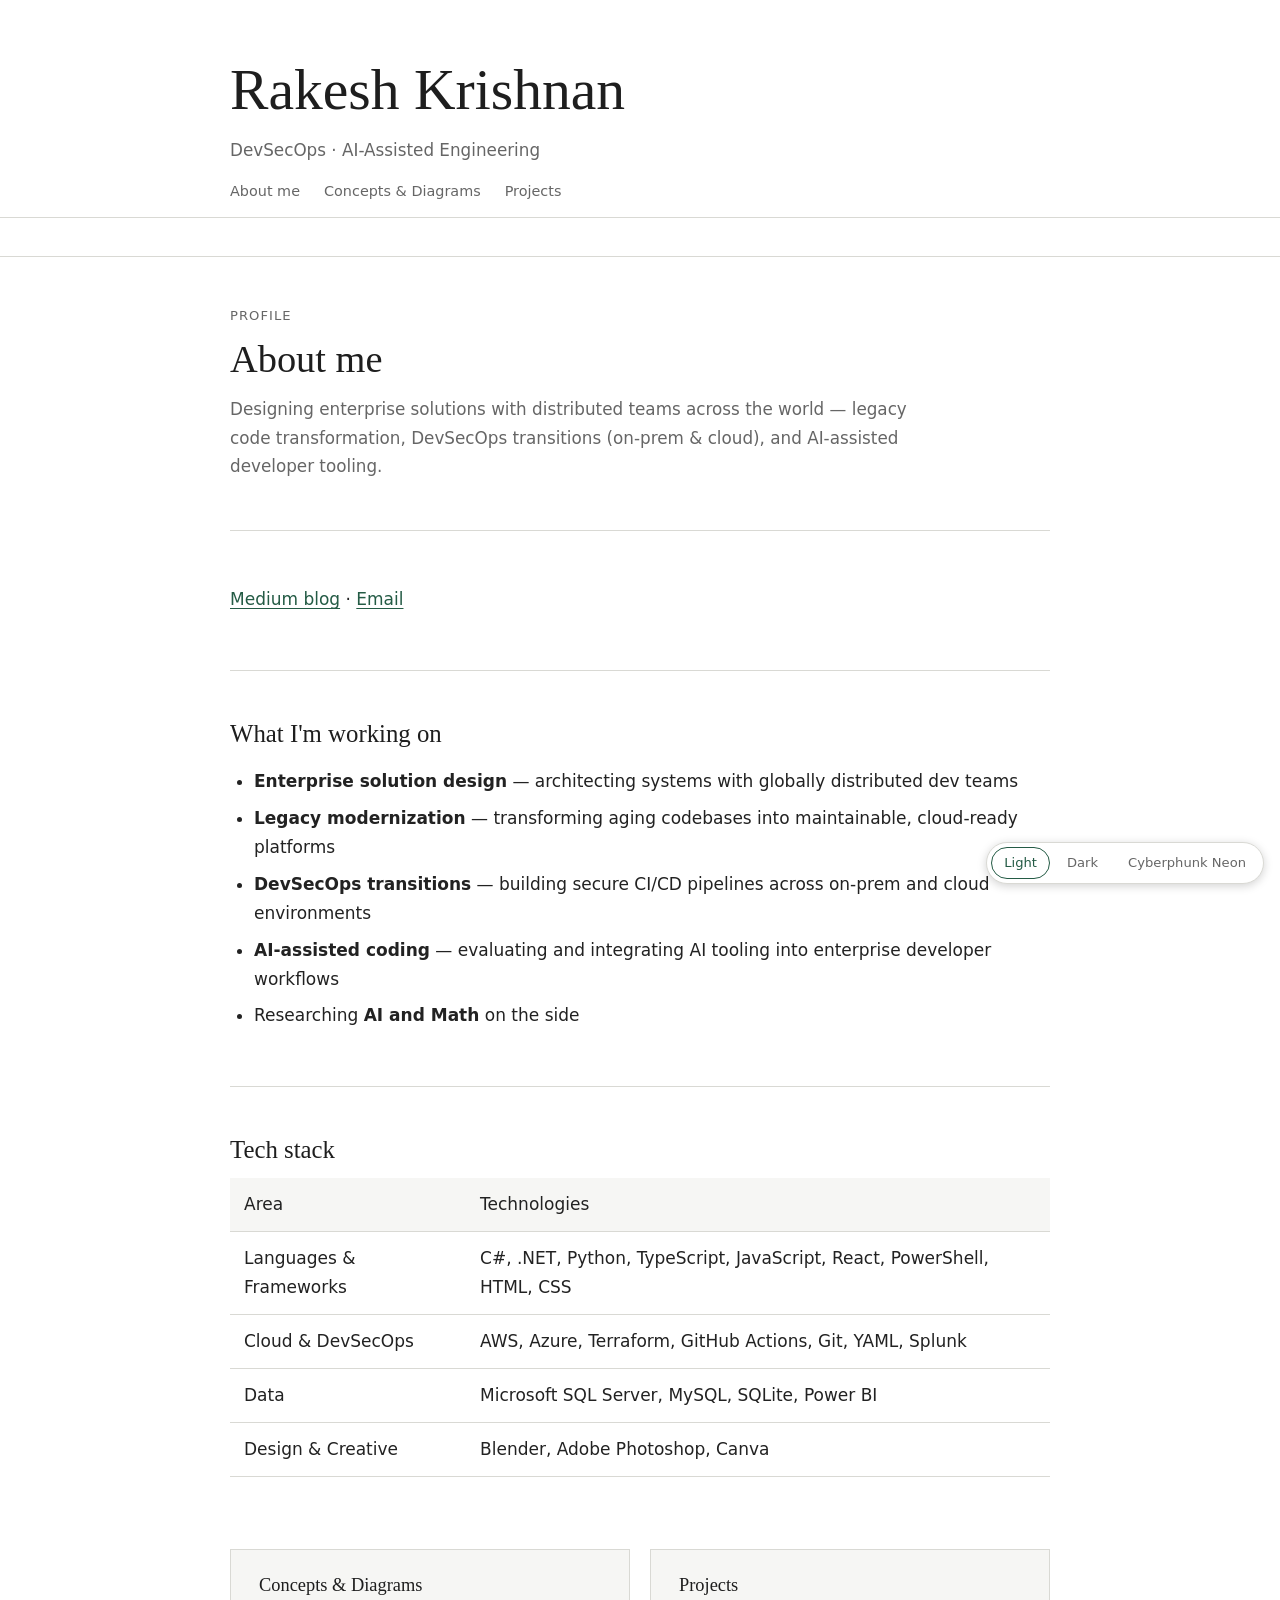
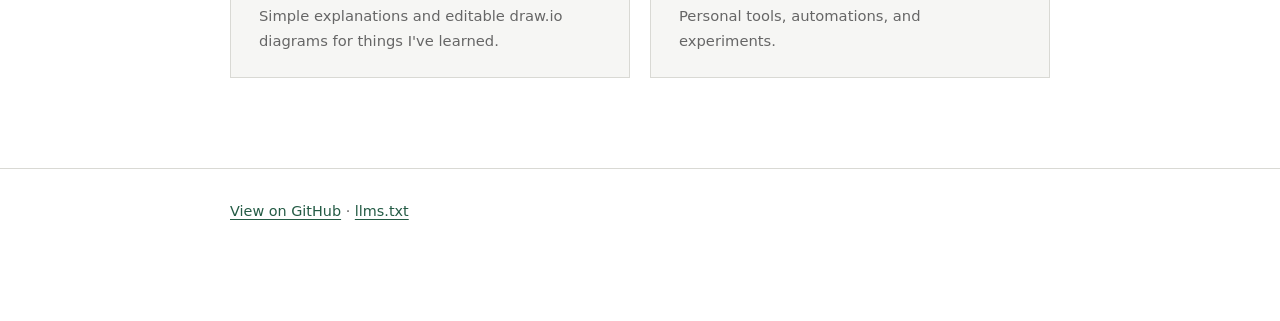
<file: index.html>
<!doctype html>
<html lang="en">
<head>
  <meta charset="utf-8">
  <meta name="viewport" content="width=device-width, initial-scale=1">
  <meta name="description" content="Designing enterprise solutions with distributed teams across the world — legacy code transformation, DevSecOps transitions, and AI-assisted developer tooling.">
  <title>Rakesh Krishnan</title>
  <link rel="stylesheet" href="assets/styles.css">
  <link rel="alternate" type="text/markdown" href="/llms.txt" title="LLM-readable profile">
  <script src="assets/theme.js"></script>
</head>
<body>
  <header class="site-header" id="top">
    <div class="page">
      <h1>Rakesh Krishnan</h1>
      <p>DevSecOps · AI-Assisted Engineering</p>
    </div>
    <nav class="site-nav" aria-label="Site navigation">
      <div class="wrap">
        <a href="#about">About me</a>
        <a href="concepts/">Concepts &amp; Diagrams</a>
        <a href="projects/">Projects</a>
      </div>
    </nav>
  </header>

  <main class="page">
    <article class="concept" id="about">
      <header class="concept-title">
        <p class="category">Profile</p>
        <h2>About me</h2>
        <p>Designing enterprise solutions with distributed teams across the world — legacy code transformation, DevSecOps transitions (on-prem &amp; cloud), and AI-assisted developer tooling.</p>
      </header>

      <section>
        <p>
          <a href="https://medium.com/@rakeshkrishnan01">Medium blog</a>
          <span aria-hidden="true"> · </span>
          <a href="mailto:Rakeshkrishnan01@gmail.com">Email</a>
        </p>
      </section>

      <section>
        <h3>What I'm working on</h3>
        <ul>
          <li><strong>Enterprise solution design</strong> — architecting systems with globally distributed dev teams</li>
          <li><strong>Legacy modernization</strong> — transforming aging codebases into maintainable, cloud-ready platforms</li>
          <li><strong>DevSecOps transitions</strong> — building secure CI/CD pipelines across on-prem and cloud environments</li>
          <li><strong>AI-assisted coding</strong> — evaluating and integrating AI tooling into enterprise developer workflows</li>
          <li>Researching <strong>AI and Math</strong> on the side</li>
        </ul>
      </section>

      <section>
        <h3>Tech stack</h3>
        <div class="table-wrap">
          <table>
            <thead>
              <tr>
                <th>Area</th>
                <th>Technologies</th>
              </tr>
            </thead>
            <tbody>
              <tr>
                <td>Languages &amp; Frameworks</td>
                <td>C#, .NET, Python, TypeScript, JavaScript, React, PowerShell, HTML, CSS</td>
              </tr>
              <tr>
                <td>Cloud &amp; DevSecOps</td>
                <td>AWS, Azure, Terraform, GitHub Actions, Git, YAML, Splunk</td>
              </tr>
              <tr>
                <td>Data</td>
                <td>Microsoft SQL Server, MySQL, SQLite, Power BI</td>
              </tr>
              <tr>
                <td>Design &amp; Creative</td>
                <td>Blender, Adobe Photoshop, Canva</td>
              </tr>
            </tbody>
          </table>
        </div>
      </section>
    </article>

    <nav class="card-grid" aria-label="Site sections">
      <a href="concepts/" class="card">
        <h3>Concepts &amp; Diagrams</h3>
        <p>Simple explanations and editable draw.io diagrams for things I've learned.</p>
      </a>
      <a href="projects/" class="card">
        <h3>Projects</h3>
        <p>Personal tools, automations, and experiments.</p>
      </a>
    </nav>
  </main>

  <footer>
    <div class="page">
      <p><a href="https://github.com/GH-user-001/GH-user-001">View on GitHub</a> · <a href="/llms.txt">llms.txt</a></p>
    </div>
  </footer>
</body>
</html>
</file>
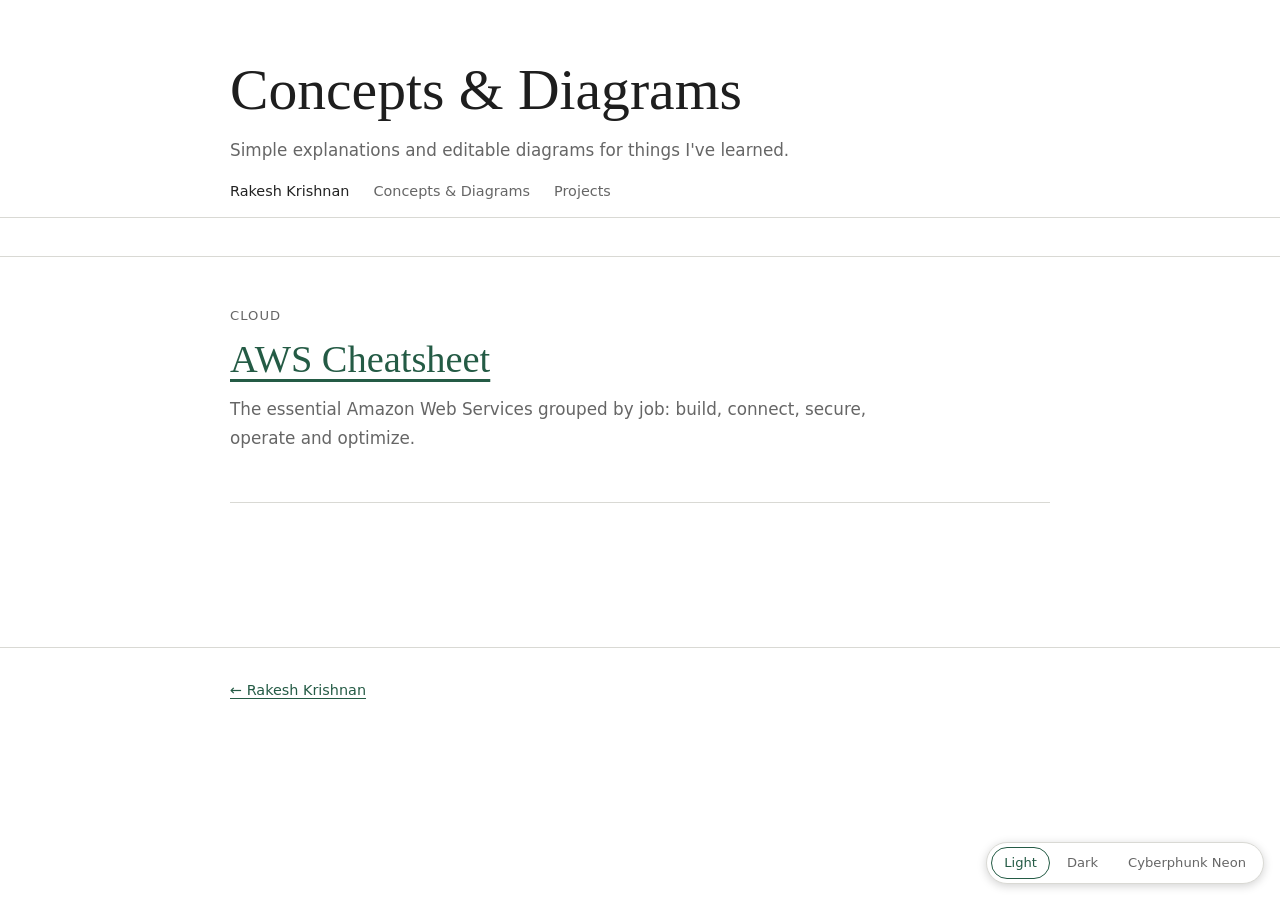
<file: concepts/index.html>
<!doctype html>
<html lang="en">
<head>
  <meta charset="utf-8">
  <meta name="viewport" content="width=device-width, initial-scale=1">
  <meta name="description" content="A growing collection of simple explanations and editable diagrams.">
  <title>Concepts &amp; Diagrams · Rakesh Krishnan</title>
  <link rel="stylesheet" href="../assets/styles.css">
  <script src="../assets/theme.js"></script>
</head>
<body>
  <header class="site-header" id="top">
    <div class="page">
      <h1>Concepts &amp; Diagrams</h1>
      <p>Simple explanations and editable diagrams for things I've learned.</p>
    </div>
    <nav class="site-nav" aria-label="Site navigation">
      <div class="wrap">
        <a href="../" class="home">Rakesh Krishnan</a>
        <a href="./" aria-current="page">Concepts &amp; Diagrams</a>
        <a href="../projects/">Projects</a>
      </div>
    </nav>
  </header>

  <main class="page">
    <article class="concept" id="aws">
      <header class="concept-title">
        <p class="category">Cloud</p>
        <h2><a href="aws/">AWS Cheatsheet</a></h2>
        <p>The essential Amazon Web Services grouped by job: build, connect, secure, operate and optimize.</p>
      </header>
    </article>
  </main>

  <footer>
    <div class="page">
      <p><a href="../">← Rakesh Krishnan</a></p>
    </div>
  </footer>
</body>
</html>
</file>
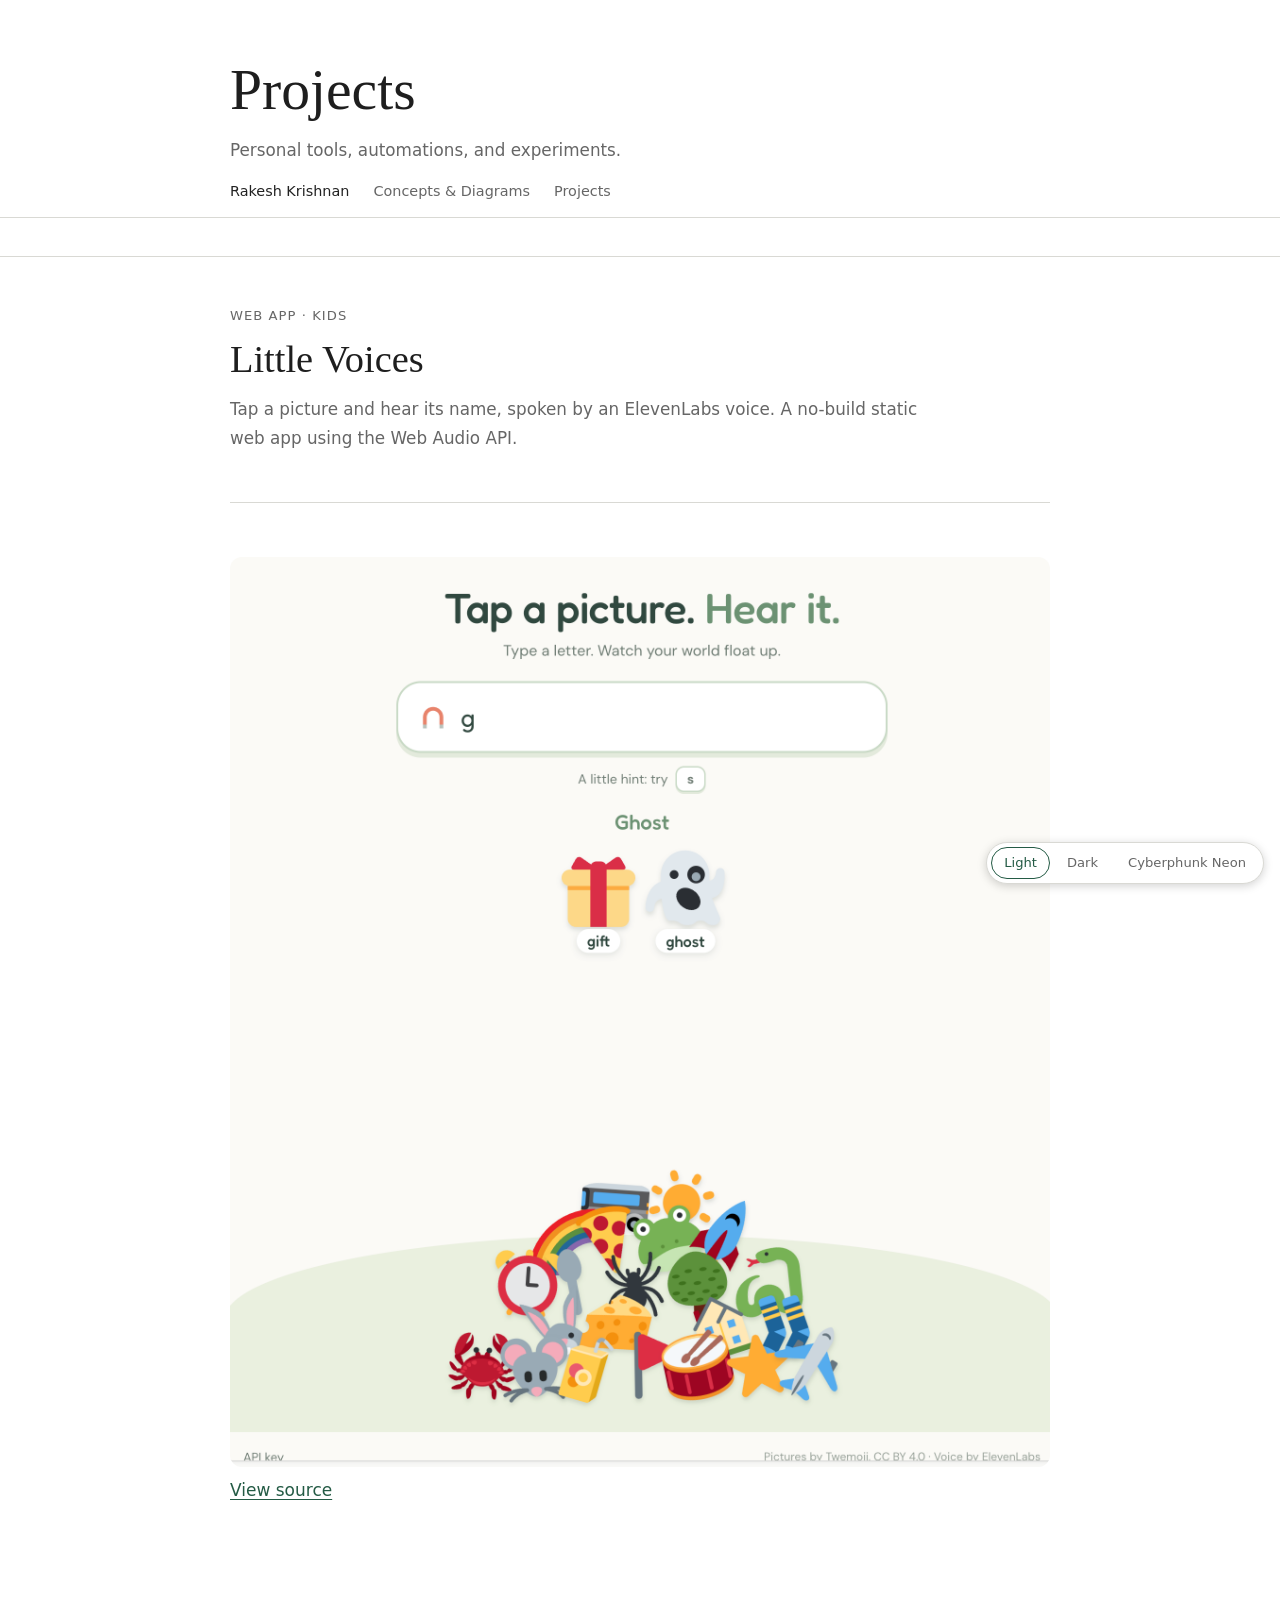
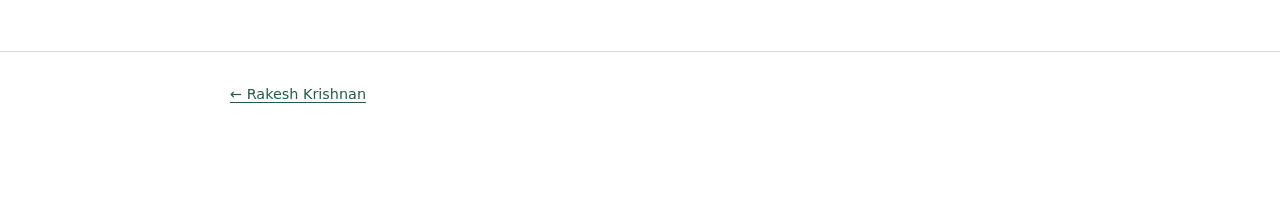
<file: projects/index.html>
<!doctype html>
<html lang="en">
<head>
  <meta charset="utf-8">
  <meta name="viewport" content="width=device-width, initial-scale=1">
  <meta name="description" content="Personal tools, automations, and experiments by Rakesh Krishnan.">
  <title>Projects · Rakesh Krishnan</title>
  <link rel="stylesheet" href="../assets/styles.css">
  <script src="../assets/theme.js"></script>
</head>
<body>
  <header class="site-header" id="top">
    <div class="page">
      <h1>Projects</h1>
      <p>Personal tools, automations, and experiments.</p>
    </div>
    <nav class="site-nav" aria-label="Site navigation">
      <div class="wrap">
        <a href="../" class="home">Rakesh Krishnan</a>
        <a href="../concepts/">Concepts &amp; Diagrams</a>
        <a href="./" aria-current="page">Projects</a>
      </div>
    </nav>
  </header>

  <main class="page">
    <article class="concept" id="little-voices">
      <header class="concept-title">
        <p class="category">Web app · Kids</p>
        <h2>Little Voices</h2>
        <p>Tap a picture and hear its name, spoken by an ElevenLabs voice. A no-build static web app using the Web Audio API.</p>
      </header>

      <section>
        <img src="../assets/images/little-voices.png" alt="Little Voices app: typing the letter g shows a gift and a ghost picture to tap and hear" style="max-width:100%;height:auto;border-radius:12px">
        <p><a href="https://github.com/GH-user-001/Little-Voices">View source</a></p>
      </section>
    </article>
  </main>

  <footer>
    <div class="page">
      <p><a href="../">← Rakesh Krishnan</a></p>
    </div>
  </footer>
</body>
</html>
</file>
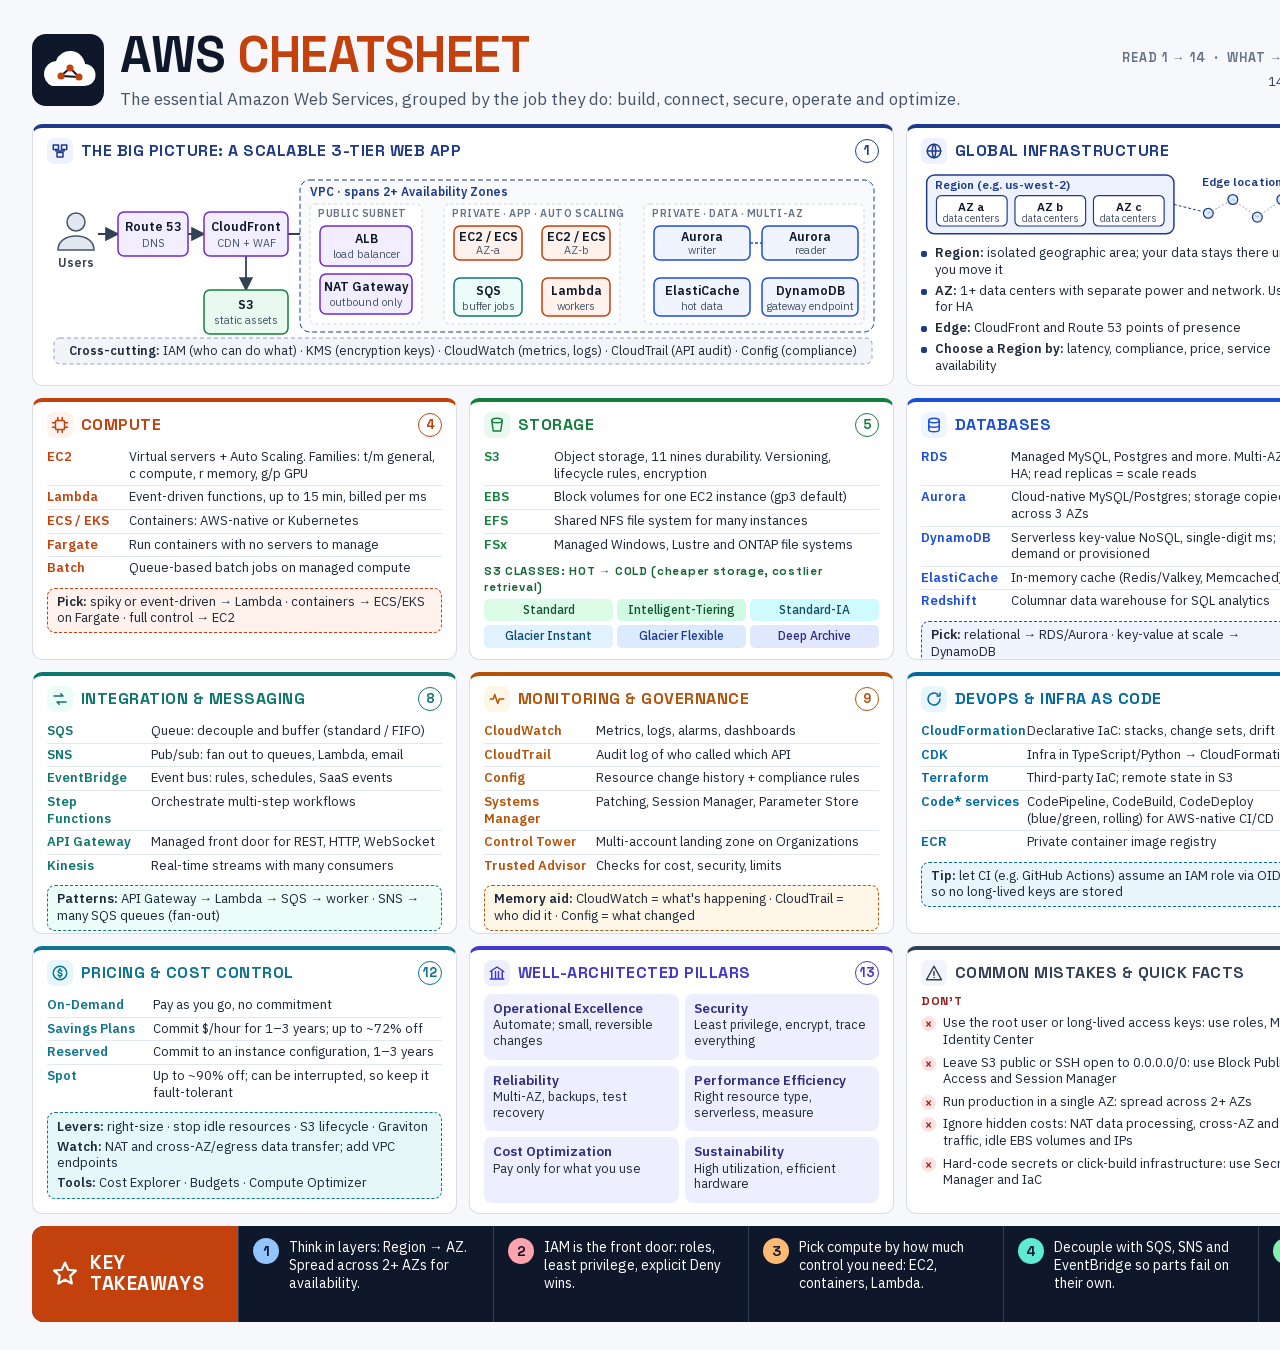
<file: concepts/aws/index.html>
<!DOCTYPE html>
<html>
<head>
  <meta charset="utf-8">
  <title>AWS Cheatsheet</title>
  <style>
    * { margin: 0; padding: 0; box-sizing: border-box; }
    body { background: #faf9f5; display: flex; align-items: center; justify-content: center; min-height: 100vh; font-family: -apple-system, BlinkMacSystemFont, sans-serif; }
    #__bundler_loading { position: fixed; bottom: 20px; right: 20px; font: 13px/1.4 -apple-system, BlinkMacSystemFont, sans-serif; color: #666; background: #fff; padding: 8px 14px; border-radius: 8px; box-shadow: 0 1px 4px rgba(0,0,0,0.12); z-index: 10000; }
    #__bundler_thumbnail { position: fixed; inset: 0; width: 100%; height: 100%; display: flex; align-items: center; justify-content: center; background: #faf9f5; z-index: 9999; }
    #__bundler_thumbnail svg { width: 100%; height: 100%; object-fit: contain; }
    #__bundler_placeholder { color: #999; font-size: 14px; }
  </style>
  <noscript>
    <style>#__bundler_loading { display: none; }</style>
    <div style="position:fixed;bottom:12px;left:12px;font:13px/1.4 -apple-system,BlinkMacSystemFont,sans-serif;color:#999;background:rgba(255,255,255,0.9);padding:6px 12px;border-radius:6px;box-shadow:0 1px 4px rgba(0,0,0,0.08);z-index:10000;">
      This page requires JavaScript to display.
    </div>
  </noscript>
</head>
<body>
  <div id="__bundler_placeholder">Loading AWS Cheatsheet...</div>
  <div id="__bundler_loading">Unpacking...</div>

  <script>
    
document.addEventListener('DOMContentLoaded', async function() {
  const loading = document.getElementById('__bundler_loading');
  function setStatus(msg) { if (loading) loading.textContent = msg; }

  const FONT_MIME = /^(font[/]|application[/](x-)?font-|application[/]vnd\.ms-fontobject)/i;
  const MIME_TOKEN = /^[\w.+-]+[/][\w.+-]+$/;
  function toBase64(bytes) {
    let bin = '';
    for (let i = 0; i < bytes.length; i += 0x8000) {
      bin += String.fromCharCode.apply(null, bytes.subarray(i, i + 0x8000));
    }
    return btoa(bin);
  }

  // Error sink persists across replaceWith since it's on window, not the DOM.
  window.addEventListener('error', function(e) {
    // Failed resource loads (CSP-blocked links, scripts, images) fire plain
    // events at the element — warn only; real JS errors carry message/error.
    if (!e.message && !e.error && e.target && e.target !== window) {
      console.warn('[bundle] resource failed to load:',
        e.target.tagName, String(e.target.src || e.target.href || ''));
      return;
    }
    var p = document.body || document.documentElement;
    var d = document.getElementById('__bundler_err') || p.appendChild(document.createElement('div'));
    d.id = '__bundler_err';
    d.style.cssText = 'position:fixed;bottom:12px;left:12px;right:12px;font:12px/1.4 ui-monospace,monospace;background:#2a1215;color:#ff8a80;padding:10px 14px;border-radius:8px;border:1px solid #5c2b2e;z-index:99999;white-space:pre-wrap;max-height:40vh;overflow:auto';
    d.textContent = (d.textContent ? d.textContent + String.fromCharCode(10) : '') +
      '[bundle] ' + (e.message || e.type) +
      (e.filename ? ' (' + e.filename.slice(0, 60) + ':' + e.lineno + ')' : '');
  }, true);

  try {
    const manifestEl = document.querySelector('script[type="__bundler/manifest"]');
    const templateEl = document.querySelector('script[type="__bundler/template"]');
    if (!manifestEl || !templateEl) {
      setStatus('Error: missing bundle data');
      console.error('[bundler] Missing script tags — manifestEl:', !!manifestEl, 'templateEl:', !!templateEl);
      return;
    }

    const manifest = JSON.parse(manifestEl.textContent);
    let template = JSON.parse(templateEl.textContent);

    // Nested page bundles (iframe targets). Each ships ONCE, in the ROOT
    // document's manifest; frame srcs carry an about:blank#<uuid> marker
    // instead of a substitutable uuid. Every document mints the blobs for
    // its OWN frames — from local text at the root, or text obtained from
    // its DIRECT parent over the relay protocol below — so each frame
    // navigation stays same-origin with its initiator and a deduped page
    // loads at any depth on any host, including a file:// download's
    // opaque origins (where a blob minted by one document cannot be
    // navigated to by another).
    const pageOrderEl = document.querySelector('script[type="__bundler/page_order"]');
    const pageOrder = pageOrderEl ? JSON.parse(pageOrderEl.textContent) : [];
    const pageSet = new Set(pageOrder);
    const pageTexts = {};

    // ── Nested-page text protocol (parent-chain relay) ──
    // Page bundles ship once, in the ROOT document's manifest. Every
    // document mints the blobs for its OWN frames, obtaining page text
    // through a strict parent-chain relay: a document only ever SENDS to
    // its direct parent (which, for every document the publisher's own
    // runtime minted, is another publisher document) and only ACCEPTS
    // text from that direct parent; requests from below are honored only
    // for the document's own child frames, and the ROOT never sends
    // upward at all. That last rule is load-bearing: the artifact host's
    // frame-ancestors allows claude.ai (and friends) to frame an
    // artifact, so window.top can be a FOREIGN document — a top-addressed
    // protocol would hand page uuids to that ancestor and accept forged
    // "page text" from it, minting attacker HTML as an artifact-origin
    // blob document. The chain never touches the ancestor: requests stop
    // at the root, replies are origin-addressed per hop (never '*' when
    // an origin exists), and both directions are origin-gated (on https
    // a foreign sender's origin can never equal this document's; in
    // opaque contexts — file:// — everything serializes as 'null', where
    // an embedded EXTERNAL frame still fails the gate by carrying its
    // own real origin, and a sandboxed child of such a frame is excluded
    // by the own-child-frames check plus uuid unguessability). Shape is
    // deny-by-default: one request form, one reply form, no error
    // replies.
    // window.origin is the SERIALIZED SECURITY origin ('null' in opaque
    // contexts such as a sandboxed preview iframe) — location.origin is
    // computed from the URL and stays 'https://…' even when the document
    // is sandboxed, which would misgate every opaque chain.
    const OWN_TARGET = /^https?:[/][/]/.test(window.origin || '')
      ? window.origin
      : '*';
    function trustedOrigin(e) {
      if (e.origin === window.origin) return true; // https chains; opaque==opaque
      // file:// trees: Chrome serializes the file document's origin as
      // 'file://' while the blob: documents it mints serialize as 'null',
      // so the two legitimate shapes can never string-match — accept the
      // pair in both directions. https origins never serialize as either,
      // and sender identity (own child frame / direct parent) is checked
      // separately.
      return (
        (e.origin === 'null' &&
          (window.origin === 'file://' ||
            window.location.protocol === 'file:')) ||
        (/^file:/.test(e.origin) && window.origin === 'null')
      );
    }
    // Non-empty only in the root document (nested bundles ship an empty
    // island), so it doubles as the root marker: the root answers from
    // local text and treats a miss as authoritative — never relaying to
    // its (possibly foreign) parent.
    const isPageRoot = pageOrder.length > 0;
    const blobUrls = {};
    const resourceBlobs = {};
    const UUID_SHAPE = /^[0-9a-f]{8}-[0-9a-f]{4}-[0-9a-f]{4}-[0-9a-f]{4}-[0-9a-f]{12}$/;
    const pendingFrames = {}; // uuid -> [{el, frag}] awaiting text for own frames
    const pendingRelays = {}; // uuid -> [childWindow] awaiting text to pass down
    function mountPage(el, frag, text) {
      const pageBlob = new Blob([text], { type: 'text/html' });
      const u = URL.createObjectURL(pageBlob);
      resourceBlobs[u] = pageBlob;
      el.src = u + frag;
    }
    function deliverPage(uuid, text) {
      const frames = pendingFrames[uuid];
      delete pendingFrames[uuid];
      if (frames) for (const f of frames) mountPage(f.el, f.frag, text);
      const relays = pendingRelays[uuid];
      delete pendingRelays[uuid];
      if (relays) {
        for (const cw of relays) {
          try { cw.postMessage({ __bundler_page: uuid, __bundler_text: text }, OWN_TARGET); } catch (err) { /* gone */ }
        }
      }
    }
    function ownFrameWindows() {
      const out = [];
      for (const f of Array.from(document.querySelectorAll('iframe'))) {
        try { if (f.contentWindow) out.push(f.contentWindow); } catch (err) { /* detached */ }
      }
      return out;
    }
    window.addEventListener('message', function (e) {
      const d = e.data;
      if (!d || typeof d !== 'object' || !e.source) return;
      // Origin gate first; the structural checks below (own-child-frames
      // for requests, direct-parent + solicited-uuid for replies, the
      // root's never-relay rule) are what hold in fully opaque chains
      // where origin strings can't discriminate — a sandboxed root's
      // FOREIGN wrapper still fails all three even though both serialize
      // as real-vs-'null' rather than matching.
      if (!trustedOrigin(e)) return;
      if (typeof d.__bundler_need === 'string' && UUID_SHAPE.test(d.__bundler_need)) {
        // Requests are honored only for this document's own child frames.
        if (ownFrameWindows().indexOf(e.source) < 0) return;
        const uuid = d.__bundler_need;
        const text = pageTexts[uuid];
        if (typeof text === 'string') {
          try { e.source.postMessage({ __bundler_page: uuid, __bundler_text: text }, OWN_TARGET); } catch (err) { /* gone */ }
          return;
        }
        if (isPageRoot || window.parent === window) return; // authoritative miss
        const waiting = pendingRelays[uuid];
        if (waiting) {
          if (waiting.indexOf(e.source) < 0) waiting.push(e.source);
          return;
        }
        // Never-answered uuids would otherwise accumulate forever under a
        // request spray; past the cap (far above any real page count) new
        // relays are dropped rather than remembered.
        if (Object.keys(pendingRelays).length >= 128) return;
        pendingRelays[uuid] = [e.source];
        window.parent.postMessage({ __bundler_need: uuid }, OWN_TARGET);
      } else if (
        typeof d.__bundler_page === 'string' &&
        UUID_SHAPE.test(d.__bundler_page) &&
        typeof d.__bundler_text === 'string'
      ) {
        // The shape test is load-bearing beyond tidiness: the solicited
        // check below uses the in operator, which matches prototype keys
        // ('__proto__', 'constructor') — an unshaped key would reach
        // deliverPage and throw, painting the error banner.
        // Text is accepted only from the direct parent — the document
        // that minted this one.
        if (e.source !== window.parent || window.parent === window) return;
        if (!(d.__bundler_page in pendingFrames) && !(d.__bundler_page in pendingRelays)) return;
        deliverPage(d.__bundler_page, d.__bundler_text);
      }
    });

    const uuids = Object.keys(manifest);
    setStatus('Unpacking ' + uuids.length + ' assets...');

    await Promise.all(uuids.map(async (uuid) => {
      const entry = manifest[uuid];
      try {
        const binaryStr = atob(entry.data);
        const bytes = new Uint8Array(binaryStr.length);
        for (let i = 0; i < binaryStr.length; i++) bytes[i] = binaryStr.charCodeAt(i);

        let finalBytes = bytes;
        if (entry.compressed) {
          if (typeof DecompressionStream !== 'undefined') {
            const ds = new DecompressionStream('gzip');
            const writer = ds.writable.getWriter();
            const reader = ds.readable.getReader();
            writer.write(bytes);
            writer.close();
            const chunks = [];
            let totalLen = 0;
            while (true) {
              const { done, value } = await reader.read();
              if (done) break;
              chunks.push(value);
              totalLen += value.length;
            }
            finalBytes = new Uint8Array(totalLen);
            let offset = 0;
            for (const chunk of chunks) { finalBytes.set(chunk, offset); offset += chunk.length; }
          } else {
            console.warn('DecompressionStream not available, asset ' + uuid + ' may not render');
          }
        }

        if (pageSet.has(uuid)) {
          pageTexts[uuid] = new TextDecoder().decode(finalBytes);
          return;
        }
        if (FONT_MIME.test(entry.mime) && MIME_TOKEN.test(entry.mime)) {
          // Strict artifact hosts allow font-src data: but not blob:.
          blobUrls[uuid] = 'data:' + entry.mime + ';base64,' +
            (entry.compressed ? toBase64(finalBytes) : entry.data);
        } else {
          const blob = new Blob([finalBytes], { type: entry.mime });
          blobUrls[uuid] = URL.createObjectURL(blob);
          resourceBlobs[blobUrls[uuid]] = blob;
        }
      } catch (err) {
        console.error('Failed to decode asset ' + uuid + ':', err);
        const blob = new Blob([], { type: entry.mime });
        blobUrls[uuid] = URL.createObjectURL(blob);
        resourceBlobs[blobUrls[uuid]] = blob;
      }
    }));

    const extResEl = document.querySelector('script[type="__bundler/ext_resources"]');
    const extResources = extResEl ? JSON.parse(extResEl.textContent) : [];
    const resourceMap = {};
    for (const entry of extResources) {
      if (blobUrls[entry.uuid]) resourceMap[entry.id] = blobUrls[entry.uuid];
    }

    // Artifact-host CSP (connect-src 'self') refuses fetch() of blob: URLs —
    // consumers read these Blobs directly. Survives the swap like the error sink.
    window.__resourceBlobs = resourceBlobs;

    setStatus('Rendering...');
    // Page uuids have no blob here — they ride inside about:blank#<uuid>
    // frame markers the pass below resolves after the swap.
    for (const uuid of uuids) {
      if (pageSet.has(uuid)) continue;
      template = template.split(uuid).join(blobUrls[uuid]);
    }

    // Strip integrity + crossorigin — blob URLs from a file:// document inherit
    // a null origin, so crossorigin forces a CORS fetch that SRI then rejects.
    // The manifest bytes are ours; SRI protects against CDN compromise, not this.
    // appifacts: only on tags now pointing at OUR blob: URLs. A reference the
    // bundler left live-fetched (an absolute x-import, a runtime dependency it
    // could not embed, an authored external script) keeps the pin it was
    // written with: that fetch is exactly what SRI protects. (A crossorigin
    // on a parent whose child carries the blob — <video crossorigin><source>
    // — is left alone too; the attribute is then the author's to drop.)
    template = template.replace(/<[a-z][^>]*>/gi, (tag) => /\s(?:src|href|srcset|poster|data|xlink:href)="blob:/i.test(tag) ? tag.replace(/\s+integrity="[^"]*"/gi, '').replace(/\s+crossorigin="[^"]*"/gi, '') : tag);

    const resourceScript = '<script>window.__resources = ' +
      JSON.stringify(resourceMap).replace(/<\//g, '<\\/') +
      ';</' + 'script>';
    // Inject after <head> so the DOCTYPE stays first; prepending the script
    // would push the parser into quirks mode. DOMParser always emits a <head>
    // (synthesizing one if the source HTML omitted it) but may carry
    // attributes through, so match the full opening tag. slice() rather than
    // replace() keeps us clear of $-pattern substitution in resourceScript.
    const headOpen = template.match(/<head[^>]*>/i);
    if (headOpen) {
      const i = headOpen.index + headOpen[0].length;
      template = template.slice(0, i) + resourceScript + template.slice(i);
    }

    // Parse the template and swap the root element. Scripts inserted via
    // DOMParser/replaceWith are inert per spec — re-create each with
    // createElement so they execute, awaiting onload for src scripts to
    // preserve ordering (React before ReactDOM before Babel before text/babel).
    const doc = new DOMParser().parseFromString(template, 'text/html');
    document.documentElement.replaceWith(doc.documentElement);

    // Resolve page-frame markers: mint this document's own blob for each
    // framed page — from local text when this is the root, otherwise by
    // asking the direct parent over the relay protocol above. An
    // unanswered request leaves the frame on about:blank, the same
    // degraded state as a refused embed.
    {
      const MARKER = /^about:blank#([0-9a-f]{8}-[0-9a-f]{4}-[0-9a-f]{4}-[0-9a-f]{4}-[0-9a-f]{12})(#.*)?$/;
      const needed = [];
      for (const el of Array.from(document.querySelectorAll('iframe'))) {
        const m = MARKER.exec(el.getAttribute('src') || '');
        if (!m) continue;
        const text = pageTexts[m[1]];
        if (typeof text === 'string') {
          mountPage(el, m[2] || '', text);
        } else if (window.parent !== window && !isPageRoot) {
          const had = pendingFrames[m[1]];
          (pendingFrames[m[1]] = had || []).push({ el: el, frag: m[2] || '' });
          if (!had) needed.push(m[1]);
        }
      }
      for (const uuid of needed) {
        window.parent.postMessage({ __bundler_need: uuid }, OWN_TARGET);
      }
    }

    const dead = Array.from(document.scripts);
    for (const old of dead) {
      const s = document.createElement('script');
      for (const a of old.attributes) s.setAttribute(a.name, a.value);
      s.textContent = old.textContent;
      // text/babel scripts with a src: read and inline. transformScriptTags
      // does XHR against the src, but blob:null/ from a file:// origin is
      // silently dropped. Inlining makes it a plain inline babel script,
      // which transformScriptTags handles unconditionally.
      if ((s.type === 'text/babel' || s.type === 'text/jsx') && s.src) {
        const pre = resourceBlobs[s.src.split('#')[0]];
        s.textContent = pre ? await pre.text() : await (await fetch(s.src)).text();
        s.removeAttribute('src');
      }
      const p = s.src ? new Promise(function(r) { s.onload = s.onerror = r; }) : null;
      old.replaceWith(s);
      if (p) await p;
    }
    // Babel standalone auto-transforms type=text/babel on DOMContentLoaded,
    // which fired before we swapped the document. Trigger manually if present.
    if (window.Babel && typeof window.Babel.transformScriptTags === 'function') {
      window.Babel.transformScriptTags();
    }
  } catch (err) {
    setStatus('Error unpacking: ' + err.message);
    console.error('Bundle unpack error:', err);
  }
});

  </script>

  <script type="__bundler/manifest">
{"b936a308-1e43-4592-b467-43e37c19324f":{"mime":"text/javascript","compressed":true,"data":"H4sIAAAAAAAAE6V9aXfbNtbw9+dXUJyMAlgQLTlLW8owJ02cNm2cpHa6jaw6FAlJjClCJSEvlfTf33OxEZTkLvOensYiAILAxcXF3XF46H1z+u70/MXH01fepORzL0265bIQ2ZwdVmVyeBCIyut6KfcKLjyWZiLwztl4meWpd5uJmfdpvCw8+RyI6pOHKsY8MWPeIk6u4ynzzk9fvDo79Sa8lMUVX5YJ6/Iiv/dKlmQLhoP/85cV8ypRZonwBwhherK6iUvvXND3488sEUHKJlnBPpR8wUpxT84ERYIUhGF6UnhZ4YnoXMiSFSuWc1bG45yFrR5JeDHJpkv7fFtmwvy+ifMlC9kGh2JYjCgjH+tOz6A3cb9gfOIVLepX9/Mxz/2o6Ph+CE0Gk2WRiIwX3luEVwkvKuEJepsVKb8NzlmciEE2QS2Bxazkt17Bbr3TsuQl8mv4hp7b3ssqCeL4Js5yGKN3z4SPByUTy7LwxMZ+8aN44JOv3p/906++en/2lx+GpXhBEQqCQGB68hbhIClZLNhpzuasEKrCBYlAwoywoCL4fcnK+wuWs0TAWO66aeJjOdIC668UyzwfqDfY7htVUmYLMUxjEXfTpKseRz4mq0XJF1VYkkXJbjJ2G/IN/RqxKJgy8UKIMhsvBUO+fFE29XEUwbfM9FaCzRd5LFhYBFlRsPLbj2dvyecqZO02CwS7Ey95IVgh1mvfJ7tfq1dFNCZ9eAyzRFF4WQ1/Oxkd4OjkMGB3LEHiz2eex5V4U6Ts7v0E+ceH0MuJAhajlHb76zU7hqGm7G5PDyUVQZVnCUO6TacY9kZBzoqpmBGGSUUBKV69P/sQlxUrEQ4W8ON1yecXosyKKRLEh2kfzsQ89/E/XYnMwiaHlaj+l5UoAf5Vu109AH/3GzX8vwbwK+zXHarW8A37AjxsBjkTXjEQ5f2qoN9dvH+nYIAE3iSxSGarv3h/I9dvvXboA5dkyl+vX5RlfB9klfyLCvyXYzErX5CSsuCRrmy3ded1EbVfiepC1SOnq81gwkukOqs8PvE04bxm9xViGFfD3qhFqf/Ib7cRH1YjyobVyMJeDc99h2ONNRFvDrt0YP5B4rwEJ5UrpIGasoSn7MfzNy/5fMELoBGFAe5GfRIVQbXIM4H8Qx8HC75AeL32zzkXPg5KtsjjhKHDyyBNLgNAxUdr9Td6dEh837aVxOmVoJ/+z/M8L6iSrnxzxvOUlatxnFxPS74s0jDhOS+78+wOZYVXldMxSZZlyQrxEiq8L/9NRBkX1SKGMjyQ3XnemJcpK8P+4s6reJ6l3l9086z3Z/10yzjNllV4tLgbjPldt8r+yIppqCvH/G7Ab1g5yfltOMvSlBUb+fp/rtn9pIznrPKqpFvNsoKtev92Jtdd8CqDBQn7vd6/YRAb+LG3ha5XPQNAAWawk0XJ4nlWTLeBSP68ZVYIVi7g1zyrqqyYruynSpbHIrthFgh/ezWe/SkU5cuh0+DvTyYMx2zCS/ZPJ2XeA/oO1Ch8/NgMyk43Hlc8Xwo2yIqKibA3WHDZT5fdsEJUYcGLfaDIs4LFZXcKuAEb5ateyqaknI5jdNT/gvT7X5EvvyA97B09+7cufvoFOTp6Ro76fRJ89Qx7T774974Xnj/5N979IGAdC58CogCSDOIim8dyAga5vH7wtPJYXDEvKyZZkQn2DyBciFk3mWV5iorOV0CJthrg/3kN9va808z2v6pn9gDo/xlN2OwjMV0G/NVqEacpDPHp4s77cnE3mPBChP3+4u6wHzz1lll3zgteLeKEEfvLDEih81+M5YttwnLLy7Q7Lll8Hcp/u1BQD3F3W6ZZtcjj+zArAOO645wn14PbLBWz8IjNBzOWTWci7LP5NhEy47xhpciSOO/GeTYtQjibu2MuBJ8PHJgqPHz2jJj/gyd4sENGZasegf+CZ/+YSu4QANPBsmJlt5LMilzzffBYFiWreH7D0hWsUncSz7P8PnxgjWQTuWOCL5+x+T9aswcPg7+Ngf3tHpoQerK4s1RII2DPe7K4q6c945WQf+PKYOo2da4b53yaJdvNLFUTfBECaudsIuSPP7qSwwyP+k+/ePrlk+dPvxjM47uuQqnnvWS2Pbbnizuv34NVrQHwr3Gv1zvq6SX912Qy0Xvn6G/tnSY8ni7uBrezTLCubBQuSta9LePFPkqspn144J1lMOHK+3D+5t3Hq69fXJy+ffPu9OrlxQUIlvFiUR3esrGXsuS6W4l4yrrsbsFLAXLx5fKo13/qXTO28MZczPSo4MXqvkg8kLhyR6L2SjaNs6LyYiUxe5Vgi8A7OFTn/JylWewtyqwQ3kr39Z8FCNErbx6X06wIvV7wLJkPvI2ultItI56Uar2Vp2hBVlRZykIvvuFZWjf+F4yEc0HsL+/Eoom38jQN8OKl4PVbB8Q7sDQbfsYTwUo7QE8NWJ3K3Tj9vKxE6LE7EIG97i0bX2ei+3AT2wsgRVryRXeS5YKVoQer5LWyOQA7LpzO/rKl7dOeAN2UAe3zul99VTX6dFosS3VYeEGv16/+or9MMNW8m/BlIUKv/0C3kyzPu3MOqwEY8hfdAoUGLBMs9MplUcBh6PYriUG2Nd7evsGq1YN/P5H3gvpwzpIxT+9XhtLD4a+xqrexqGF+nBi8cNtv/FrI/ywVLor7Z7QIFrGYFfGcSTEAJCSHeY8eHWaBYJVAbwRIIxjEBCZF0R/P3yIRjOMKxIX1WkkDuqumxADSBsO18PFGCh/Qk67fI3VsiXSecISXP+QEaMqTJWgxjOzO6FuQVuQU2F4R+y3ChNPPAhUk54lcBDwQwTwur18zkcxYijgmIqiYABnlXTxnqiBO+UJIwTtFHKRxrYm5uoIjCfRi1Xo9gS6Q6TiYlWyCAzFjBbqiJ1cBv46upFyMcOj7dY0e/[base64]/VY0lQLcdVEKcpSjFR7VVRynImGErxZkOGIwPTpfraGZvzZu8NEX4KR0gSSLH8jIl4vV5tDLTm1KmIguF0FIF+NF7mYjBvUQo03+u12ygdTkd0js32STdk6LxphX/vBcrJKgiCJQmCQLV4f8PKMksBH1ebjYHvhILq0bw20WsGOB65DygDCb5IWYleoBjjcOI+kgwTLsV2Jujhb8MX3f/G3T+uHo30r173q6tHo4ND8iNUd6PLtIMug8u0g6NHh/UKvlLUx+xZrbwqcCDKbI6a21dqz4a9EaXUR367zYZMKze6fVmI/Xb7G0mZ9Nygd6Y1aX3S7WNsd/9raAc9lubrnLrNe6TU6jnQtrk1urxTBnyhv4/xoLrNYOdBIV4lccV8GFGoB8IppdVAFrfc4pYtbjauBhoVnJaV1FgZALR8PclWY5LY6hh9US6ZbdSzxZM4r+ryvi0HQuM3CCXUwGiXhdLbp7b6R6GOAYajd8v5mJWI4dAsxgk9arfNOB/[base64]/ab3eU37422XaOVSjqMwoSlpGwbBSI+jQfqeqB7Gxq6E/PPQVHlS0TzLKO301zMwOs92uTnoDuSrFMDPvVM6qm+IR4F/V7ZJK4Z/k9QdZpwPbu2pBmR6hOQ4lkaxnRTKM9ehzAF7W6avxmompxSkldf6Z+lXSTeI5y7s++VlIbu2CCeTHXjwel97YG6eZN065Ny69JBPMA/bLS1nupZPCY3Mv80DWuR6nIL1ce797lVfF84VXzeM896pFXEij37W0/fFi6lXLsVctF97SgxHcjkvfKIk9H2NSCLrS0j2MrYxvtbDvE2XVM6XyyScC+N26EJ58IoB/qAvhySdiwnndqXzyiSjrktInwnkLXpk5nfgkiReSGzdl+tnfkNJaMcG+elqIMmMV0kVMPxYCUG6B0FCQYoTpybAgYoQxeeQCPs/57etlnl8kJWOFF0shE6S11zxZVvLXhzy+95IZS64ZaKsLUfK88vShAH9Z6aVZBQBKzY8PWSKWJXtT6B+m/JzNuWDQI4hcYMKdv+M/xXkGXKSntENeJtj8IuEL5uWcL7z5MhfZImfefClY6hX8jKfLnHlF/SJfsMIDSad6I3VRXsni9L0yCP++zEqWeiW7YcAmexX0nHoVi+c5qypPrTdLm4jxu6ArXiR5llyHPi9ewg+f8CKZxcWUySL5C8qyYrEUUPQGfkBJtRzPM1l0IX9B2TW7T/ltAYXfs/tX/LbQpcuFLvtxoUsWJasqXfgBfkP5nC8rZno4gwfTh6xRvchy1Y8sZaCksBWn8GTrchbfMFv3Fp6gbgILD8USA6BknC9lH1/nS/[base64]/R5XqpVDleh2gxi4C1NgVgBoDXKgwkLVKETuAF6bEjsK20UOxLfR4bL1V1zRavTGlEhJWtWIAaAugtw35SdBPKAqHv534j0drf/ibPzrw14+Hvz0eHTzGB5/It4pUn7Pp6d0C+cforqvUMus00b8w8js/iY6PD0984k8zHxOuuqWXl9WB6VQ+6J7XFEUteB76j0d4PfzthI7ga983v4aOW91uNzpZw9/h5WV1eXkxOoi63VZ0gtfoGClT/VoK1mvY5HHJ4rXIRM4wiii8cngywn6Hi45/glHdx/Hl5eHl5ROnkXRpOMHr42Hc/eNF97+j4W+q5mC3JzPP/wp6SBtzrKeILiuMoK9RZyi7s6Lg6AAGd1kdUHw4raW/7xrOFoyeMGsz/q8gqCScVJieAKOkxOGoDHnn505Vm5blhw6nJKMnftfvZIHgb/ktbLWKIYxr/xf7yveCIEZk3yTD9KS0wnbEQh4ViONOFhYgRta87S9KS0Xrbr4VBBWEkRLTE//Y77BO2fFPjg/hl3/iY+I2PjyesXzOBLqs1if4cJoR/[base64]/sd6Xq057urvFziCF4uwqOdQNTC3ofRhYNMUhrEZ+LiWDplSHYBPUKi0bOVxb1cac3QQVhFSDPkOtCIe/og4HtkXShB51AtWRHPcPJruXFY0qg4uV5crNLysLi9GnQhfbi43l9XBIyUwuQLdsD+y0gU9eYVKkNLlQmZFki9TViF/tapnDJ5QCg6Hu584nGKnM6b4Zr3h2/0Ieuc4inw/5Dj4zLMC+b6ZFqjcHKT8QbhYKfEDvl8uQdsJMjEULUouOPjj+FGrHx7+hqKw29WUD7RV3VFnrXBP0azu6AA/sigohSnB6OFv0vfJ+nJ0UVJV61iIEndR0MGucouxBsSZ9RwzaxOtrrMiDQGu0ikqLIZHo41yKYLvFcxKDUPts+UTrVQlfp4V1z7x50zEPvFB9+4TP5PD8olv/rL5mKU+MV5HxJcWhtwH/zClN/aJr8QnaV2ArqSE5atjF6orJurnOVdnrR8vFrmsUJCQPwtuvnc3X/gjR1dbsnqNWgULZnGFxNZerFeUu61R6/C3rZWpF2a9bpIRXgAZkStelUnKE7P+Cmz6IcnjqjIPWWp/[base64]/cEuxSXxWUJh5i0Fe2qxls96bJnzhljkWOwpcWiCg8P08RZfaAVQVbcgCgvLXVAGhOe1/SYUvlmaPSPqht/vS6ManIeZ7ngtoEAyQNHrV7YKtrtUu0CEYd+u61IZpjN4ym7PERRq7qZYmNJZI6XYNVRM2xa+1p9x9qXM8dVUXID2ntTbnDADN9VQO4BVdMI+Ie0KWlLgGUETdNSqiq5hC13fUzZlkHyD7ASIkakJ6z8d2PUlJk0WdXtsj/YybP+Ubv9R5DkLC4RJubtCpPKnNuZ9LWEffiHXM6zeFHvicxwUK2mo6rAeyZZ0OFohz1RbzPr/coe9n5l2/rilQhLcgM+2mygXy9bYEAAS4C/[base64]/TYNTBl9UB+ecFl/jRYVbvi1QvtFpbu417egX7pqDvUA5RYxpYS/QJrtw5a3uYdfDWAtYsrt7fFigRROAoEUMxChXpkFYz81osaUJtdJwYFtAYYrYMkI+QNqeVw/[base64]/3Wfe5AcoSTc1iXdMUHtzG17qxMthMu3R8eL2Br81pj1xQZRKCUVx05yfQcoDhk8c8mtNpeEGnZErRvHOBD48Gzgflns3BSo7ATH5wGUhjeRSyYbcziqTJXKlV/i0lkowsofG/0LDX/SruTkarJ5u1/f3U+f3c+f3lRr76DT188COuZmbBkF5YypSsrndLTb5tcENRl1lBvYOKrsAHNfdlwlIAqWsWLqO5UFuCAzKbh0p5oLTbObYOMdnwaNQUF0hK851CeHFJKU3X69ZyvW6lpocp/d1sngx2F9EPuXyodR0Tgaa4g5brdWp3RXncj0RY6DM9oct60LF9UINO2u3YQGHOUAKiXQz/MINZE8q17P0NJle0sg/w+qTdvmq3J/owoZReGRcDCwiu2c5vAACVfZATr99LrV1yqSkBmpI5pidTqBzOR1ixUVPq+3bbzGlvMD82vQzmyp4+7dDlcD4i8+PJ1mAu6AQqbugV/BlLR4/eZaplswu8XjdLbvBg2qHjCOB5Ed6EE4HsolzYFbmB5bCwn262V8Ei6e860G+1jXV1k4mrGdB4Jze0FDSQOOizp/gQ/qnfmTPTr6HbKfRCOPwtAIETeuJ08gglh0fPnuED+CcQXH+m/xxc4FKp5UZHxO9Jh6uyXqKn6zV3nqKn4RNJyHLq/6tek4T2BslxNkg6HZx3aIV+R+UwGUUReGVz+4vVqk6H80md6SPDohzTp5HVT2nxB3SvHYZDqxYKgsMpjqLhyNZLzvdNAUda/7krq/+0Da4hWKWHo4EymLf6GvEzU5ZTyZ5annQFXoJhokM54w2fDCEWMYhNwFk1kjQokRJc0oXm/nqdGCEDRGixyP2aT9V+FH7K537tnsYYSjBZ0tbVen0VgOpFqxJBiGGolFwfT+IcfP1GICDbJzy4areX7TZqvhf9INCVdLXCIWfmJ263M8WxKv2OekdpeFQTMmUC7CsfUIw3WB4iE5pIAuAK5T/jdhtN6I9QKhV8P1uHI0wmUi7LtGM7+CfQeGAgsNnuSqk/QLhfcc1NB4uKLVP+ElQh9gvPMYmVm5Ttp2gZSE4cPV8XPFJaCszGQgKeDc2vxmUWS2XDZFcb4WNs54ex9ZOY1PoZPNG/YAn8ZosJL2U9KFZe89Kp3VEH4Qn9XQwno/UaHjsTdWg4yumOmf2T7WEoCzycdTUuSEWRtDq32614S/XZbrdYwOfgNCiAMilYD31tun+pO5Quhq3eCKhJq1eD23w9ho/[base64]/vF4Do73jKgtO3p2en7z5evXv/6rTdzkFbsR0LrCkw0Wdf2elgxzrlJaB0yAOpJ4UuK5yhBG8wYoFWtGLLKX6uC4k8bRHKSI7pCVcmgoTEmJ4kKAOnVpIDubLwq4Krq7goODgBp9SZMqlq4H1WsFOvqJOmHtjIHHdXTMpuOFDhCfKEVKjhHH1XtcApdsD28fQXBTPDD46ZVlXWbVt7QLw/pFwGFot4ChRoi+V1tXZV0gXKGN2r4YemMJv40a1bZml2dLrVVJkZ/Qh8tKXRkuk6a//2oxv9zlv1V1EF6+NUb7rplk8gElFwdaUDDCIfd/zLnt8pBjNF5xhoimZC+mEzDHkfKp6z4DYuC+QP6wicked3Gl3ViN7xQ8/vFC6DMm7aYSTwfwJeAzS7ajdvG7CMnUIL6u12o4nnYxn0HgLxrUlA8XeMXdaq/QJBCobXZTyFvUpW1+w+rDbgvK1tYQrrpaIO5e2+Fd2zgZFDwEaW1T7stZmcA2hsIOY7fhu9QD546vnqOzmxx6p0dVNxdV4dZ+hvSGaUFKGlLmAYimCh9mx/sJTwsgvn7d/+WB3E52+Iv1p50oAvv9rxvc3GxyGaCsT31XkFiDWe6cAEcSkXdZZ6ceWx+ULc+0ofi0OAdlZJ9zVDHxO8rexMYPC765JvSIJDADD0ZbWmCaX+mPOcxYWvEOLvzNzfGDKZYLxxEfV+i6x/QGIr8UKeVUKGzftg/9iujStZB758PuHUcuzb7STX6Ia/yugn+W7PJ/0eUF1FJUFb+eAQDEbnRNHkleJjGcrroIQGdCewvZMd3JxQftKLVBMuCW6OtCI+HI5CNDFH8lSghDxWJM6DcVD/cSfrPPZt8pPCi6EbDz3u6DWadMDDmkzoEBRm+xY33pCJ2nFXZNmI5QiCICfDchRekUfKA3q5qcMtdntabkiletKyNkpJQuZYLXO9zrd/[base64]/SsIRiXokLGFRYRXOBKhnFo1lJh1lNyRSY1ayOTJqiWPIpqTr1P6hEL6u5ZYrnNVPcbmumNa6qbFqgJZk7sshymI7o3GhwEquUQsvAGM1polAmJVNMT1I5zSmWe7UI7JIBO7B099DpX+4h+24XPLa705yP47wrXZHrnfUnr+3DP4OX/l7kgO/40tj1T4YCLi47aFYm+z6vsUMPoKJcn4gR32+SBmtTZcSIaljVRq3Q90lOx/Tk8DJAn6u7tajuMLqM1v9aP7LG2TGO/M/VnR/6nytfhuL92WaJ//fNMqGx3Syx3ixXNGnp41YfAM39s6z3T6r3z527feZUWBwzoUm99brVAvNLMyORsalHasMB3C4o3+IJYUNUFoFbF0p/OnaknGuQcio8pkWQ8zg9vROsLOIc5egak2syNgF4NxSNyXW9k2/pGFos6K3iLwAhNIdwWxv9toYDjRbmNIL+yG3d44LeIEbGmMzoYr2+QSX8vqet2Xp9oRiVRVQEmncy4/xGYiXKyAKHO5UoIzNMTukEKMkEjS0lIXf0KpKU6HaL2wHy073TDh4GTcKEyKUPT9drm8zCeNtU/mZTi9j3ZnO/pBeRXVvvE2yhT14i5TwZGxFnhbdaSQ7w6DmwhpoXnKuYhR/P31ZeXLKaV4yFJ3kjD2SJAeSb8GIvl97FOTT3d+evErBJILyDMOn67EVy8neRAkd4S6Q2c+ZgJ5HJGMKXG7uYd8AiQ6gtuSPvcPhOI8Y5vYtWm1BBUyW4OgP9aU2rX5J3QKuXUuR8qRyVDLlar5sFkA1MrakM7DD1ikhtOR2+p+/QWKL4e4cJQGe01cPkZfMYeG+PgfcPHwPn5L1zDJwPX47oe1AmnrXb18BXgNruwuEt6rX+34Ar+Yu98H2Jw5fmAJrXB9B5fQDN1QH0krzD9OSl3Evv4ABye3mB7sk5xqH665xDF1vCZZLzgoFMj1o9VwXCgThsBWK/yHPkH4CCUjoROApvG/zGd0in2wwi1gqpnq5lUKvz0AqeZ0++7FtrAngs8GMTgTngnQ4uKSqPj5/hTtlhQTKLy5c8ZS/Aa2Xds35K+oWOH/gdVJ6cnPQcS8eT50oBcFerBbW3oif3umf81D2+UEn2wF1dBwHBRr6JK085Lno3Wcq4Fy/TjDeDg64Z9cOCC+R3QGfzsxhpp1ACMj/2yZWgh91VjxxtTDCyG4vcHR0c3pMX4IWAonDMZvFNxst1d87/6I6zAjKbSAPpWNDDoaccri4nI8eb86XjeuT7hNEeKWmPcK2/VQ4ejSBGdlypiECu3sspUxX5cdVuj3UQrRjmIzzAeacjVUPDXEYJHoLOeZjreM8Da8WAQ9Y6ER8c+iTvHIF0Ex/3oiqMO0eDomOzBzIywYTRSb0ROW31yZWTn5DmVptwJdzUhgnWEkLeSbajMwd4Jf/GzXlAMDqOzTximanuUIakxp2+fDrwtfXcHPtbk4k7R3gQ04mczKRztNE9yVhqC4MJ/VUgGBRuTjbHHfSCqdFMcAQtQgmA5hQsMDYbY5gyYbuZCVnOdLyyWTcT8ClXDtaoRWkGi0bNgl1e+tFR2N8aUaevvt9vWFSyeoXZzgrn20BhsMIJzSVQ8u0VTuADyW73l5c+XjVayn5Yhx45jVV0sp7vyvwYQhBwJ8xUeLIu3JgfIz8qqbR/zuM7cFKHmG1ZM/CV6x8cHVweHUWHZoR1Onv8S94xVw8LenbJ+2hKL7RmUG/yge+oSc63WH/dk+NNLpVm5XpdBldXafKygggSG35cF9buCWUgKRUk1pSHQUZPhhnhwM+adLVSY4gyPMIDHiRV9ZHdCSoiSRZCx4ieUWPVHWTdriejgs3K8mEm8azV6PlDmfEyE/co3wnNTuieMeR4kLTbHPTwpgJ0MJg81Cs0VsdI3R5vaq4CnIAk65pvdws6SOewO9OQd2wjps6PwDgeikCnvqLOUt8L402iNpSWnFDtdcGl0CSdI2kB1jaddkPbQnBQyFwpgdSL6KwsiIHCA4J8dCaKW6WA/pnF1w13yY/MybRrnClN/kodwmN9sMCiqZhwyEfkh2DnDUGhrBCS1QgJpglMT86ZjHjRUf8N/SC4RVr4WK6prH0tjUpXAuj5U6kZHigkulUgKi2IsvX6Vs27hMQtahqY3AuUkX7vCF52MpHktEKOZvhklYPt+4yhkiQYcoHUq/N2azv9mR18jy5qV2NSW1Os3NVut+6YVvHD8jbz0VwzrFWrTRGv2rJSZrVpMt82TSZGhwK2xgKkUcQjf+13LvQGxR2URP7amHShhEyMmhNy1xjrqhKQPtaWFbQkSjlhFSSSK5124i3ZplQ8+8WWf8NwTK7V/pLYf0uv0RIPxnVQgkWN29oc2W6jC3pLbmkl0C3GBMn2Si+4Xo9d6zRut29drv2WNqoh3AUmOx+OR/R2k9U88DywEhsdOg9ghMhGxvL1tdJwmyAc4MYGRpAdSnKWb/kFgQRsvc0h8BziS6I9ZQiHPQmy6y2QebfSYoitPJszdBsorwm0VI6TrcU2tZzRJUMLogSZ24anBr5RVvFb5aJBrtdrdE3niuzXei317Jh8QQesSzfhakNMC5Doh6qzXQO1Kg9/NF8b0Zn0K9CzuacJ01Vkhgf3Rr2N5rrHEb3HG5nu5aoG6QXVzf560K4ZWdcqN56FwOHNYB6UbEKv0AUZK/dpTGSR9bl6gRiZAxJovbjSVozlPrgGbbYktx8Y7ffIjaBPej3yiiljvd7wNyKqE4/ciG4fyKeUz/3QMQ++33G1MuRZHRNag+24ECFtEgPb/qqoldcbp1VCQUIwokipDo0KYTyyQ/qgATKhJ2g1Z1UVT1n4iqEJaOpJrHz91U7MJmAWGsQtSrnka2IipOWG5Go01XqNwIuDwHCwUcmsqhm/BS7a8O0razooJRWP4cTOkc42VZoTL5aFmw0ZM8jplitYf6v3h7VhS2HkW+o44566rm7fRoH8vnAzrcEx+G0UyI6REtneULnpV068HPTyEYlZVhFfp/gm5lnmtPPJalMXKTUzKNxnWaXyUkES6dVmUzGhsnEplgGqVeN223kAGwMTbyFpZd0aeJOE/SjznKE/ebfRbGM1H6+y9AwsWgivGoW6pXCLf87y/EdId6CaK/vhT3FeIQPM1WazqSH/hxOZJlPzv9Y1yH/1Uk7DJ77SbEDgmCmRafp9Ijqf/s+ggfGptXnumsmW2m1bgddrWz74hNEb8oa8bcTL/Vg7IljXFLsfrNe6JAjCujRwegIZqOrwNVCIu02LP2kqHd31dm9R69dYf3tL9cFUaiYOkhNk1dmTdwkQ8ntyod1+klnJ5yxa1UpF4ZxQJkJOHdld1RgO9U24/w1nCf/rrOD30Qv0PRGg2FGqngvp6ykCTRQcGL9GylFR1Nqnglj7WMi0Jqo0Kd7Av35EUbFe+5B1kTzvLe587ASegTtohEQkpM+CZFGUIqu2MaoxrZqKVUc/5ncQi3yZUNwMRHE2Ssm6UmlcjXWA6CSQKiu/ihMmUhkTig3Jov+ih7+kMsr6xBDLbKP09G6aLradvH9QB6fbUGCYuaGR86z4WY7QOFqQeVZ8qwaprm5Qg3QWQZ8YVOc4tAfHW4QH3ytq5rE7wYq08srAbqEGhcOrarlgJdx4EZdT6dtQ1RSNTyb+fmIiSQ+fTCjQWkvualTZQ2vgADANWpTuvgUJvHS3UYA0GX34G/ghyuV2oqmYpWCei9y2T5dk13PYODKx8ibT2WSQzH4o4fvXEI4NiGP3pNCm2bqgWo4bzwVjaWUA7pNWv9HYURdv122rk7frJ3GWs1QTYxWlt135Y8VKpeJ+oMFPEK3abXQLcz1V+6L5jkzCbA5FNXEa6x+qUB6ldHV1dRP2yNUVK7UO27xSLccKx+vWgWymT0B7uq6cl/UHm8ei6XEeX6vjSJknkTM2HMgKE7/YqNrAt7PEg5ScrMxuWCq/C9YFZRSJ7UGpRhJDvjAB2Wf4RF1c027HBsEi+8uYuGK8aWycl9IBPSYTtbfB/4up228aDmAKxT1ZBWk2j/[base64]/j4Uu9Xu79TEFGATKTB1dVNp7/BZAITLVnCiyTTLCZyDQTbKwz2Ab3DGyN1KLYUqKXT+9V63YIwJErpm/UaSnZREDb0DSu3635iZbsNrOhf4KHFWIw1v6AH65J/3NyGwf5z7+Gds9khexOyDfaaQLtfpq3eZv/5v7t3bNrgmmzjwUMjr7vSw463h71NDDURj5WLcd3l4i/2exOS9mXnGJGpQXemIxa5Yd32Q6b/9ye3Q8AneKMCHP6kCzvhP+vkARZIelbvXyGjTq4Xifz/I93e1bOsF2sMY/Cnu9O4S/gdFAcNXmaLue/KPCJKmxkHn6sH232ulBxwRbc7/Ia5fGVNE61Dx5I26w1xXK+vpDrsyhDch5qtNhvTV0odiWKipZKllt5MKFfoQGNLo9r4hCTYGzKlW1kPoI3OgIgj9ylU6slp7Trjwr1WrYG6aKp1Q1NrfGu0dTk5Y3kGP5P+V0eej3cENjhFHHeYSUcuj72/w9+QF+g10fKkM3t7QO1dIi1h+klWJss8Lj3lEgOn8xg8TPdsc/zPR7YjBTo3itTy3w5/sP1lomTysNXb4P+f2W73u1HaX93P9ilIWrFDxOy00/9pBBur6Z7vobXuIa7o8Vyr/+fkhsaqRvJJ6/U2eyWp6IU89eekydO4Gii5lzS1GW9TmzEmN002rfGu5NnGe3i2seXZxts827iOuzWk0hGqaKu1TZ7W6wYVsttkWx6jrdbWm+RhjEQ30RZSAinbkJt2++/h5s0W7vHgQ8nBs6QkKxVkKnd8Y09viEQcdCFLpZL7I6qIr0kJBOv4hGOriN5JypK7yt5MUvlEYqqNB4/rxrVmf0iWO1cXGDXxn9xgsNy+wUDoL+5eZNCs2brPgBRgF3yBKqI4UM0sJxuLCJNAu+lJM1FCMqm9TsC1ZGJCC+V1DWFOar2nVQtAzGCd8NH1ldq5NuPrnI8rwmgRFUOrLfqXDzmYbHoN45Dk4jW8F7E6bdrXjNq8R0laBJ+rlOXZTRkUTBwWi/mhTJL1n/6XwZOgf7icp6oANnG6lAMN5hm85pOfGfWrWfzky6fdV9/cv717cf/5997kq4sPi5/Yzavnb6Z/iJev8+Ls9XP+8+EvP3wzn7DOm+q/X378/TR7VSbfXp+9/f7N80n29eF/ffLob42rm/L5ztigcN/4fq/HN/34zd3sj6N+/tM3v747S9Lv3t//3uufptPe51lxmBwdFdVd7/r+9w+9j3fxT89+/imtLr7tTy5e/Th59ut3n/s++emvxvefcTxm+SEAPo3Bz+0/XwRHXwW9Q1luB/VtPah578vvszR79/vbdPHd729//+rZN4dvT7Mvf7j5nB/e/fhrnj/54c3b+8UZ/+H5sx94+d1Xb2/E4uj8l1+/+fr15/69c1PNL00r9e6lKxAhFzEnFYvZGdrs7tpWy2hVlUlYbkL5VxAIzZmCu0RYKIvLnVRDt9zUhoFMwt+Mga7H96ubL2Wff0Trv9ISvRtX2m6D6r8ZdRo8eqR+UnttsZPv0L2zRzia9lI5GeqtE/hKvGKqc8PYMwpRp2Z7Mznba0Gf9cgLQZ+wp/WUvm/4NrqmOUYbabR0FeG7EYCVYsz1cn0NiGLo4YeSz7OKGVdblbzDJs8xRt0l/QX9xMi3tbOIcjPUb5vAAWubfygWVudPxIN5UJUJXcK/[base64]/M61ZAWXle3uWne2geuPZD9j++FrWs/ARcDAxpmjMVlNspzJQw9SNEAeyyoc+qWy1/mwCTXmjOB+JbgCbExu6UpdH1eFq82GLKzfq2s9U1/EeNC0EmpLoK+80yFDp+oJAudV4nyfXGOIriK35DbQtfIoR6uaI501s87eb98WbL7eWki3m3tcO5nImuH9iDa8k9AMimwltri1mvM0rAeigleqcLb5BwgHKQ9S4mvHfAM7nzRGbD6BIUcADMMz32o2nIE4hurrrmDBG4NdbewoVxsjNCnVkye4HND/yh3Xc96nlK4n/frFm7enr8zXGpsNYjHk8K1nlx77DSY3NZFPgATU2YsKSQCWyvNluhsjLic+t/O+2NApuaHzdns+TEfr9UW7fSF/NJDg2F/67bZec6iF9vYaqjrt042LKubbJlPdmC6Vb1xac66AcmOIhFK+DmMyVfBarx8XXK+/B5su9fzHnRRCONEsrkLvcafhvGKcjoinvLz/LvjN5lqCKQbQzxsvhTeLIUzUs0odNQKfbHl7pNhianwTZ7m8lHE/zs7/ClcvMPED7+OMmWiU+bIS3if1YBDeo97K76Qdf/PJ45B5VXifNL2SxZ8CeW9KI6lhjFQQCJewXprocIgiSFPAEyMtvALJueC3QK/pHaAQmVs3mmmULCvB5/qUrDSShb+iHzQFIUssc8ZouWEpcdc43WQTVHffTU/oC1FLqXui9usFUtDaAf0SE18FdsNpGUMgN8TLKgirGyv9zgvR8eeVX7v+MPExm8NtFWhOrgXeDHZKHMGrsavuzJnaUtC0G2sPWFIcpSGKAT3UjfcG/[base64]/9HIo8i4Cm/rcPe+cdjv5dkEk+I5RP5jc2SC9Sc7uNkHC80bJAP7pplnJ5DDgKuTlvNgE0zJLbUN42ARxspJ3TsOtq/MqTOQVI5vgc7KCm2SzyX3XXMtuq8Y7VfJK4O6YiVvGik0w6a9gAGF/[base64]/L5SE553lvZ+2yDufhSP3X1zdVQ1j9yC1W3c9F/3iiVnc/H9n2Vh0p3Ma670OW6l3Hdi6mQHS14VbJ8z73bUBOPq92rtjcqPeCqebn1s96/NwGfZSlbbV3QvgnGY3632ntXOnxFJg9ZJcuy4mWoHzfBbb/X015e8mrfYNzTX1T3Y/vkF0YPj+GSgMuxvPDlcgxcD9zFom+jSRlEbF6lPLmCG46hSDdEUaj33VoFXjhvocvbDoYfhxn5lVH/XyxlKRv75Ad46H8B//lEFNT/16THGHvuEwYPR+woOXru6HWKQnt0ud5cWp7SCgWjddAuFJn6k0OaXsgg5uQ+X1IRGKlbE7cADEoVEyAcztkgVzJhGpfX/nq9VMl+oZdoGeq86RcsLpPZh7iM53BHgWaHf8rYbRTYG30r2UjmhpcU35fd+9h2Hqk/oe7e3ILs8PfK9p01M4ktaZ3nLcrr3lgRiiJ0Cn5g4a9skDVu1v1U3w/t3M7+aLXcbHZvhN7F5U+77KU+W9XN9S2q5UNpJm1UwTYQZ0peQjI+KPQhzOpKYxdglk/kDdrLDYFwNwOQBm+GV0u4ExVuSKRLAoMgcolUkKgfod3l3Z+NTL8A6eRlDpv9FxMrZfZfvA5WpT0qnAzjcM9wdjIdbHWJSRbpRghrVMZ4o4EZp+kp3G7/[base64]/XZnTfAFrefHy/M2Hj+qG2Nl2iMy9qV/7HRVRs5t15HYnP4YMbtN6pLpHBeN7A9bTPWA1OtetXK93Otfruc71etvI9Xra3JR35BwPGmNqt9FpY1EatXt36ym2uTUlkN6+efe9v17L32enH188CK5Fx98HKnkhioTVAyDkS6HC8B8AnixU8CP1iMyyn9KdL5Ys14lfmun/GilfyN3ui2aodZ4Tcr7PfHJGz9vtU0dOlJuimjEm5E5zq+JcpsWAhHvR+fDOmFzIS+P1duZaW86i79AZtpk9XppZvnt4I95ub3192amPo3dbNHvO0iyWdw8JL4ZLrMNtCKgWuN1+4NUH2uOdCukrv68jVfFQe0xeai210lC/pyerdw0Efr/Zi7XvnBwamz31t810EwrHbZTZjUTda8k6napAYtitqHW6Xp8actKidAGE/xTW3p5Lu3t5sZVYlchAYXRPTh/Yb/940zdAd4dbVOHjLi1o7H3gSf4BbWjeXW3kctAIZjkLr0gFXs7AsbziyRlwKxOHQXkp6nSfw0JmNJACtv79o7rgSboRFaToPN3aqbJ9mUO8/eHQ5qUwyZbEsOj21WVDmiPs9o2trfPUZJQQNnrz8LIyl2ANGWReYCbzArM3r5s7zx/7dZc7HUGjloz0H2DzwuWl326zTgdi963Zzb4TsU4/NA81eCDHeCNDhhMVD4lmy/rS9LI+4eD28XKkTH9SoelmL+AdJIZlR8OFlOoyFZPLglIIn4DvyEwD3JJ4ria9XnMFCcwoly0GjRYqBUO5k4Kh2k7BUEJeipJCGoFuPzKzCKtOH3r1Pd/deBWVeFLigW4PHw6Rk4uhhKt+Slp1+w4+OpefFeqySQlP9xYfffu8zjviQLeivUFVQ7eqoQu5LSoJXY5NXoio0skdVDwjnO8GLJkBnM6EgTnNmpXIx6Vzq7nOEYF3MkI0W9jMEFjf5VOnpagwZLCoOn03RDZXMIRo+BbAUAoEeQNeW/2Agnz7Ji+8E8KsGxy2LqsDpYWMC/HIbMEKR1VYdXyvZet8vC8DReVgeiNNryutSpRXTKHK+GqXhEvCDPeiMEmUM8kjWLt4PijWa1Q8LLXsobeFNQwm4E26gDQ9nU4zSQ+JqUT7MZvwkund4Uutug8u4hFk90k6fhj6HR6aB7/D7YWFgeQGAsjkXYrzZc7QpOOvwGs1qkJeoArjjr/[base64]/PJW5vWQbUBA/[base64]/[base64]/m8NW4tQn7+K6bJifeOOfJtTFwKbOX4l7roPKgtpO+U27K4Oqhfp0xEdN3JhoUfrCbjN3qBvI3taXQwKRZb7dbM7n87fYcLZwKaPS5ktU6UOhC1n+uaneNl/Tkf1s/MSvZrQTDS6wuTVlupUWQhAKvZuDJeyHinJmAFVlCpwypYUMOHDWY+z+PMjTz8jShMn4dkGOfLMi9G5o83bvf6rG022p4zk1Darhmx7l79F6Ok86kbmBZqwV+0VfIzXAUDIEtlgBAp+t1675JyDEEeW+LM6AHuVeOwGARAo4suneg1QthjEBpJUlBC2e0F/tHS07pPfiAs98p0j/W6x7u9B21/B39g6GZnphs0qL01EYaadLgZkuK7h3/eVDCGIITesc6t6DRBqrHE+VZobIkeJ9UoLLdBTZgWedo+OSHqPEFySfcK6SldwY77qREsmfIf4YzsldPR6LfxPkWzrhkxqKXoTK3mZh5cj96vMjvA5/cYbINCum7dLfHd+nO+i7dbfsu3YFn/+6a3uiT1eJXjbfq2td57kenTcSirdZ9eOq6/UOJPOXuGtlKvXNgZEpz/[base64]/c3rCyzlFV0Zp0HZlupj2YqH+8+wN2qLuFImzVPu3uX+pkj594Z98wcOTPnyLm3U5jVR87MOXIktXROmpk8aSRVkueLZrSVc0h5H5ZEhyUohpQsZWjht0BD5vrhuyq8IGmigg7DMdGp76rwmlSMXX9vmLtw8iCjF6d8IT5ANuE0vIUOzjkXMjxlQU9WS7rYkHlcXr/W8sRC5vrZQbANsdfWfNQTlE3hTBnsnCla/pFHS7st/[base64]/cRZ3/dfeiUbWzIYj/FYmw790hOfSEV4QuNObO67vBeEPO7zzIK7uiwTyyHLX9x20xtz6vkuJEdXu25+a3rfeo5XYfAJHqwcnzbEreKcu2JW8oS5Skt7U4OMkf7x6f/ZwcIFRpP2CvmbkZwZap1/QI0Z+ryMLGt7v7wQqZJBAUcMGk3dwZzmUMqe04fTujnuxO26ZffRcMQvAksEpYKRFnxQ0L5CV7GtZXGywVv/5QGB8Utb5zv5kqTUi8gYivhJbcF+UDACPeH15hXEQbRj5qbX/N+h9QiFduqK69mRno8HfdxIYcy5AFisN7WREhlozuMjCnhth0m4n9TGi6Zc5K3WlfNBVguV5JRGwAgLTdDsgGV0WCA/2ezi0258Zes8QpM6s+diYuqNWTNuVxPjKV37mVZhsBg9POt4aA3TvOKsm5KjXwxvp7J8Fkpxhq9jLIVuMPazgHjS4EERdWaPvm0zkMykC08y0AjWN1Ja3rtrtuGY82m1QURHot9aIJfbjCVZV5ljUl68VJkdsJQt0G/e8TFQjp8j09f3ec3RvbkjZ3h6nksjIohc7R6X83M4Jaj75sXkOysbNs9G0/JpzETqRKwn9Q6DC7hY8SGyuRgiFLCVrCGkX3jADxnPDfuzuCc2PyO8rHVmCiRZIwiLYOoh3DuadFptBM+e+9gDOMXEojd7037N7yWjUO79kcXovY07hjDVRQVEeGEAg5+avXb+UV+/PdNdvdXwHwM19G2/gsCRAuhV1XBRGBSBkXiOI8NkVpEbe1lkhKTv4xQOVCH0CBn6I9kF48H//D8B3Wv35sAAA"},"cddea9b6-b71f-44b4-8d93-2941c42f462a":{"mime":"text/javascript","compressed":true,"data":"H4sIAAAAAAAAE606+3PbNtK/66+gOR0dUcGMZDd3N6QRNXGU1m0ePjtpr9Xn0SxBUGREkQofthWJ//vNAnxANt3L3Hw/JAKBfWAXi8U+/Oz77wfG98aPccRFkgvjSgAvcCbDgb3JUr/kRZQm9jpK7M/5wJDw5+lmm0XLsDAsTow3wIWXpitqXCTcNiDxjajIDQiCKI6gELldo30Mo9zI0zLjwuCpL4woN2rOvlEmvsiMIhTGu4uPzbQRpCWSS3ABSby9OJ+9v54ZQRSLetrI0rQw/CgTvEizrZEGRqExKjIhcAPPBlZQJlIYi+z+VubCyIss4sXf3G6B03uyM1Pvs+CFyRgrthuRBoa436RZkQ+HJu4yiBLhm0ft6jr1y1hM760ajDhmQ1CjofCGQ/Vrw9qfqqE1N2tE84beE8fijO/3uYgDem9xWx4J21WEVMRCwWi3W7Jrxsa9BWQXBVZSxjFjDPb7Roxuo0AyUZRZYiCQC+y34RDmv93s9zA3f/wxKkQGRZqZN64C65MCpuAgdtUyvrOAelSQHe4NLWaTM3DlB0+TQtwXzFOfmQhy9rsalxsfCpExsd//u6P1h0V23dev/4+U/[base64]/Myy0RSVN2BpYAnRnZP0bPxRxL1JFHAY6kJgzKWhjzYalBVg5b8O7wutZk/uu4wHCpLYFItDW/G2Lbb4AaQBKrdYzuTmY7JxiY1HRycmFVzh74zR7i1TQxcWM/mzLl5tuxucLsJw5vDTUU68u918f/LFtUI0PamG7BMZIl26Hh2kV4XWZQsrdO/a8RfqZtF19RXIvCWLtqb5uUYQ2dkemkaC5COgBNQ9wXxQnY0cTWvQ0J2NFbGmd9FBQ/RR3HIhWHmch+mo76Scu2JzHQkvJcJWLlqoZbUqdE77dd0torAF5CoFdpu2Li1kAH1mW+FhAIzcbPrqWmbo8F7K6Rj4qwpB8snU0sw06S11oZDS7DuiHyg5nfDZyYZmc9MQl9ZvtSUafYdGlSEOIqOPxxa7yxf3mqWguVTMbKOfDyH/T4cDkMc4Y2Rp2SaDh6T/CBP8B4BIdSzN2UeWj4hdOKGbOyuNcGc9ch0TNQ/R2MkjR+I2diNz6D2IW48GpEdZzCPb1zlJtaj9xanMXHDEXtlcSlhQH1SNW4lYPie0L4XIJBsgAXKwQGhyO7I4gzsRNwXFiG2nybCJZxx+xbiUtCW42hE6AOerSvTjJyTIszSO8NjtfUCobMsSzPL/[base64]/f0CqHbEJbekxr6L/I5WTAyrEPQQcDq0OdDDWYUlVv6Md1UavDVDzyLnK9jrxO419UE4Z9YM+o75foO6oR1xw8G644zPhNn5VHE9evHgxoT6DOb/Buzo+e41OhRCcYB6FubhhPhWMq6sgvaEB2lu40Q5WaUpxnqKJODAf33Sws/pMdbiDsK8+3Pn4hqIMm3RjEdyWwFiG7HCBiVoSJcIYN1+ToivmozwuP1vVMobs5HuLjybkeEJjBvPwhgYsHE3oksE8UCK/eG3FVBASnPnDIX4taUymltTAkiIYE5SzgDhqLqZIR86FnYfQsEWtPh35gfqam6C9+q+780N3ladZcZH44v7Y68bNRcHYjk+5A3bkH3t25Hc6vkQdN/rx2MbKiFu/xp6rR+HqFnrAV2SGQI0gnp0XkBUfo7U4YyDXqLYF5tnifhNlgNwQiH6wvlCPaAK6iq1mJP/CTX3F9xi3h1o/Kkkb07KN9YWQkh2N6ZV1rSjterY/HH60/kW1/R2DzuRaKbBENl+HQwv5UQHWS0JfsuMJcd/ge670u3KLbLu7xHuBukrkFhpGyXBoHVnJAzlfeGS/h+HwKACLkNq+1ixp1Sijk55HaU12HZAKTwYrltibLEqzqNi+FbdCmb7P1o/[base64]/61utU1ST0vneLaXYHmb/IRGASuu3dZJlvsBhiEvq1b30t1qlJ6Mu+tRi+bk1Cf2uWmiSf/pvtovxdWiaF8J3HAcTRpKIi+VKKUrxJMy4+yaxaA6Qe5WTXAl2pEPa6eAxF1xrctSiehKloDKyOwCDPo2VCf2e7yr1DHRcp3kY7yqXJnKfrTZqIpHi4ntf0mUZ/oGKMnnrIcNjd96PHuRWQA/NuaEsbd4wCViLHuK4OJNPAwMhCGLeQReDFIsfgUJUjjBTjw65mEkY8NJSm/5oE3g29rGE/0KOqCKEO2+2Z5FAlQXd+TD/oPrLaWTeUTQ0fSf/RkWYaG+lcC/artpqIO+MPV96AvMhKrM6xX90YrIJqiMQt7Ci/LDPx4GSbhwRUVcOOcvlLoTWSTsbD4gp9y3Z1RUEVq+jAA7bDYsHRWFYLjsZ0scASWz2SpUL0lNQH9uz/no2eLenyIZFf2K7IIMkj1KCacw/zltqANiIL0mwNCRe6hfUC2El6p965V8C0eSn7LdOccO3bXwGiWKSq2udkDew1FIKeA1vXq24farN4fA6VdLhfMJvI8L/XwCa0fVxO5eNC8Zmn8on/DKxPjlzI5yoti2k3lJqhoh+DxwKyBkf/UFgJsN4Say6Ki/Va+FhOnuofEs3txUngNlqirxsOB221rp20cx4Kv4yjZDkc/uWyHeUXyaYsLkXiS+hvALK9KPGtPkBV6fsZlfqTUjcGTjQC9pyGgMNP+sl1ccRPykpAhikhMKgj+aOxjLM89pN1NKZA2lDBm15YxLE0VrXNSO7VU6FUAjJgudB3kYD1iVRdpt6n7nciz2EpzkNIEhGTXSHv/+Gs3PIMmHq3T1z1O7HTZK3g2Cf3gPEME5S8qKlYuhAHcJ/B+kTHpHILtlNuRN3c11G+gYKHInOWdKCvfFCVR6rPvULQ8zQJoqXzC71WZyYyZ7dYSFezWCgrLZO8QO+8aM3wso4znUm3+CkX2as45asoWbbrJ936e7zpcbtyqpH1447i827+bXrXTv/QTWdl8ntUhO2S/rSSXVNIq+tnE1U/O1E/p+rnB/Xz3FG5RZ0IO8BOqyaWX2HpPdu29QWrM7QV41XVbQeLQAcRRb2D1RM7UGZ86h7y9thK4+3pvOFp3vU9E+d1uO4chAEYsajcXYb6j/w2b4uqfIpdGNsXMWwpZ0258gB0fManYsQdQRzOhPtIzyrbOJ7o5c0Tx2cnzw8qns8dn03G/zj9xw+Tf56c6is/4MrshweK8dnz2WnlMz7yXWC7yHdew2hEmwTF8ehB0uMAbdMKh9PDxMfxaZt0OseTyuUvxNTSEmPG6Qcro0BondGqxAfkKMNi59eppeV/zlfMKTCb4ceCEEznNWK+zGOB0HK/f7PfW206StryFGiHyfEdjHuOkuzgMNnTkO4y2PSiKDMbrBpOmvd4ys5s2GzibR0INf2TB7ansV6KxpFcHpzA44d4pZtsmJax/0ckYt8JQLvV4ksp8uISoqTQSegKSpMiSkoxuxe8lEGJBvdIxxriBsq8H+tQnDdRlheNNt+nvuiRRaa7dCkKo/[base64]/aGfv9/KaiaRIf4mE1CVtmhwmRyt4boW3Ewla54Jjyy8I4F3hCYORRsozrPy8w6pReFci1OjgoHbYJwJ3L7Td1Bs9ycLl9WefirJRfZSY66F9dbl/LdP5d6gtWIMR1nTmzLX4tFtez86vZx8XF+4+zq/cv314vXn9YvP/wcfHperb4cLX448Onxe8Xb98uXs0Wby6uZq/ZoHC5jf33FRLgcZqImdo9e3imB733tkEKfRrT6dTJ5MdQGM3JG+syR5NuWxq1wqjhlYVsPWwgxz+ZMEcwMlGB6lGLwdpVtG5+Elm0XYktXTHVGw1Z0wjVW927Ry3ulRrRkLV9WeI+anf7Xbsbyal+LHZLZT520EmuW9uPV2RdMMDikN4wD/ob5jhtCSz2tsr15sGNFrzH03ge3Dg4SyrV6Hq6nx4Q0bXAudZPD8guZgPVSA9U6VIV8Mbu8ixwl6MRiedLvaG+xIa6Ri2u/nvT2pdp6KpuWIumVR3KK8AzAYU4r//G4eDdYx3RO6CL+nx+wy6b8+D7BCeKMBPgn0sfMqaXda1KhbHnaZKX6+ZrUZ+MoqWmlnHqQfwe1qJOd8FuSGgbuUXGarMOVO1tthv6DDqhmtvzZzvzBuSf7bDHHu7POovCrYDsP2FVAToX19K4EsHjdPcwe0fgutZ2AA2P/8TgHuhA9fQc5ZKi/DfsMjZ7f+dyWVf7SyIvgS42sI1T8J1d3XJyjie0bio5UNFFlESFkykeWMRjh5H7Q5JfoflbCp6uN5AJp7sJqhXkSVIq3msrFQ+oeuwXuytjuPoHFtMw/tED7IN1Rb99AVvHWOZtxN0rg7FsPIkOKiGqGr3H2HtxFZwFDeJr4ZVLabMPOLfrgcgy4T8E6Sd/AC2ZDCSVWRAIXnyDbApQl+zC76nEHOBc+FYLvN5gfTa6FT9D4sfi0SvTi/8AqYZtSCa5yJDEN8vwAEMX5i1s07L4Zko6uE7m3VPGfoiOYDralfBLLrJvUkoNe6iL/pv/EDHQDv5hMbkfR5ViW5u83iZ8dl+ILIH4ukizbzvGR1iHe++70P2EOkhlV7ciyxHNnPzTPrUnZkXcQUUs4g7+A4hKO9r/KQAA"},"4d6dc908-b6cf-4d6d-b0bf-c1e416a45f6b":{"mime":"text/javascript","compressed":true,"data":"H4sIAAAAAAAAE9S9+3PbRrIw+jv/Cok3Fx+wGtGkXpYBT3gc2dk4sZ3Edl6ro0oNBgOAIglSICRZFrl/+63ueYOQ4t0956u6VS6LGAzm2dPT737yt7/1dv6281+zCRfVSuy8F4w3UFLDj/1sMR8s60V2zZvJohrMJ9XgctXbwW/OFsu7elKUzU7Io51vGRfpYjElO68rPthhVbYzaVY7LM8nswlrxGqgPvtYTlY7q8V1zcUOX2RiZ7LaUb1nO9dVJuqdphQ7b19/1MU7+eIamqvgBTTx5vXZq3cfXu3kk5lQxTv1YtHsZJNa8GZR3+0s8p3G6aiphYABPOmF+XWFkwmj+yd/6+28XWSiriaf653DwXAwXNZiJzy7XjWL+c4315NZFu2sYSy9vz3p/Z/rldhZNfWEN/8nse38TD6n0X1/kV4K3vQppc3dUizyHfFpuaibVRD0YVb5pBJZf9e8nS+y65kYf05DVY/U4up6Uouwj0vfj6K4r/twWpUtBYH8O2DzbCx/hud91VKfqCYuYGRx+DP9eb1eiVlOPqfhzwPc4pc/vqX3G6KeomgThbBepDUr/bgzD1l0ny/q8IbVOyntl02zXMVPnmBHl6vBoi6eZAu+eiLqelHvZwK2th6UzXw2nlQ3rJ6wqqH9PUY4HSX8OauL67momtVgJqqiKRO+txele7QfsLpYnV/Q/p6ooI1f3r8+W8yXi0pUTWi+OucXUVKL5rqu+m8n1SSfiEzC7g4OYOf/6e+xvX6yczNZTZqd/l6619/JFxK08uvZbGcuVitWiJ1FvQPbCuXVotqf68YycbMjqptJvaigR/wYP8T2VwjgLMsmsDpstlOK2TK/nu3csrqaVMVq0N/07OKlISNpdP9C/k3g717/jC2b61r0SRptTFVV5f6r9Jxd0DSBJWd0mLDnqV4ptrcX8WLAsiyESs7H6SXs0iQP/5ENOJvNwqwgLIrkOu0OE+eNcN+M4A2/HDRi1YSmeCcrYAy7w0ToH7q+7TK7hPESTjLsuLqezXYp5UEwpJTyAQCt7WV1O2l4GSpITqN7zlZix0J5LJ9Xd/N0MevHZtyyOF0sZoJV/XiSh5k3dN2rLuQDxrlYNqtv5CerhFE2aBZvFreiPmMrEUaDFSCXcEiODRxlrGH7cEJZEPQBYOVDkomcXc+a2Ezezl5sz55S2kvXa+fM27ObrtfOenn78sCE1IqphZTrdahHksqFOTIjo5SqsmNVtjNZvWPvwjSSxSft4vV69HW62d7WP/QoiSA5KaJ7QA7tVaUH0OF6fSj/HGH3smLT1JP0uhHv2FzQrKNwtWRcUCHfzK9XzS8r8VO9WIq6uaNcFi/VMzbCZBmsg+5lxapJM/ksfnn/huayqBbzxY14NV82dx+aelIVtLCT+iqzuwVoTND3g5KtfrytdM9hGo3fn6cXMWyAsxFiPIT/sfc4W693wwNzHqP1ur8ASOml58OLIOj/CA/we73uV/L3CMrf6d+RuAxhGIJkURCEnEIvEcnWawVAYpxehim8UwV8zNTUXuhFDNMoZoOVaJwS0u/v8SiKRXtFx+xceMt5QU3LsHtyZuPdUdzvxzwOUyr87SJZuwQ3kDw+vlColgmn2I0EEhEEu4gexv1+DEMm2difyrsPYQY71TFFHkUOxmNcYTw1EAabIS9ie9UyjdBwVxnNiyBg53lxsV6z8/5//dekETVrFnX/QqOCjnuXjRlChYNtOYJTj+MAbhaTbAdmxUTU1Hf3TVkvbndewWURRsmGMzjHWXTPBA1Tmg1WDePTQVNP5mE0mOPbJ/9dhTt/C1mzE42jJ1EUBAAt63W/r05o/7+r/h4Te8wZhJD3xSQPd9l6zTW27fcTLgBlA6BziuMYLGuxZLX4AF1/rBkXyQPlVM4mgYlM8jCN4D/qUE6t2ZEfcc0HEuXZ0wQw1ywQAvoAfqs+uV+JJn64pU1Etimp9yKfCd4Egfox4Itq1dTXvInuYYhbxWFKzi8iteiVPO0ZrTbbFRk5v4ALWMxWAttK5f3ofAwfMlnqTMj5xJ9Cr/VlGG1sCUBqEGRB0F8henImWUmQsFSWoKposFrOJk0Iux+R3MCOW1pQodDR/oiUNDcPyeg5LYJg+JyWQSDOi4tdSvPz8iKJyv19pC6cGkmxv0/K/X3YbqcuDnu0S2mxXsOfMrrPFjuTPFTVyfDrcr32PoDxTynCK5QParGcMS7C/g5rdipxu9Mn+LMfJWyQTVbLGUO8FATTwaTis+tMrML+c1Ytqrv54nr1dR+w4ZRObUvuS+I1EukrfWe6uS0nMxHaKUabtBZsutls8knFZrO7ezgmI/LQQeDq6IWMsrHXy3rNBhWbi7jfj8aAC6K41+/bk5kjMaYucDZoWKHub3M3w0fyYpe38+jEedN/wz7f9fWbQ/fNh+vVEvgi8/ZZ19s3k1WjawwlZXUg/4zMCBgF/CFR9O4oIkw1OOqoMKgFMGdevc52hvDeJ5r6fYdoyoSHs33sPMnDTuyrK3Vugbw48dutY2W/1OQnU/vwTapH923NCiDy+3JaZ+bFT4u6YTNVLIQprhfAetbqRW5efEDmEFjKftLDd4V9p3dNflRuvcAN28AkthAgiwwcffWVLFOTKIpYA6i/Mv2zRdWIT00/2usPzhbV6npuBlw6H/3JZb1Hvv6pXtxMMvP1RMSSCWQKJJC6dj5P2HodMpr6TaZqq/p9wmgfSetx/9tFfcvq7L3IQ2TYon7slPXNQVYAdykMpNPWfAECiCLX0nEaZxoggT57K+YLNfqPLIZv/1yyu9mCZTj2PyfVpMHLTnM+ImRhGulLgEf3m40DpRaWCzzkejmgu6TXceQPNI3eP2O81CCgj22YfvnWjYb2o39960anehwvRXmX1awRWQv4vbOvzzxrrzazm9kafPjFW4vdPX3gDFok6TM5/pHUaLH/frHQX2ok2v8Ii9DGrJkwzNCphSVKczF2T2/cl4dY7t6BbvLHPF/xWohKt3uwjRLkuT8YmePNF0vdksHjbWxgULiPDVT/x2ZKNeOTqnjL6qnd09hF8aOnPqo/Mij/Acyaavz4wHF9GLPaL7vPxi/MuQANIrtvMfPysbqep6I2AgDZlXqynHTsYwONJ23xI7fOpNg6qfZmH1SLDLmaKAj6k2p5jci3JTIIgrDPS8Gn6eJTX7K8/Zplk0UfeX6HKykdrID9juWHMIX+DZtdiz7hVNHMhWgcDvSlWPF6smxA7GPJVCRNNCWdRiSj/f4eO08vEqT7t7nYB4SOPAi6YIDDIB56tRKNZpexHskpFibdND+wRPd8UeWT4rpm6UzEu0NS+DS/2i8hiWpg3KMN8fgCBsQzzDHJbSXCos0meqxfUQGqxF75wD5s9D1yX4jmV1j/jtFkOITWWzOODVk1iyWcv+mkKtzP2eBP3FJ8J2rawxOTiZloxA7s0WbjgOFPyLC2voHrstUKgpADUpeFIpp2mZUUaWj2PkWQSK1wSTKA6UBPPYwSyQ71+wkLgjBTIMoGCkbH/aa+BhSYs9lK9GM2wOajhNHM3McgnRqH6UAvWcgioPxiV4j0s5wrMOVhJzhmC47i3LH+EUu+M0KE0yVB84lF58ZmA8abyY14NRPQENxQ6SK7Uxd4Gtl6WGwHOVUMtF4mtQh6oq/C+w1AlsIsZ/KtGidRpRJoVFnvxn1SzcWSMuFjHrPBn7c1Wy5F/aFhjRgA7TFhM9XyxtnzaeEOTVLL6cDtEwQofgnJqOzKzGRsftmqqrOE019YqOvjuMfqb8yBM/NGSu/9ocYZUQVy/pwAPVIvZjORxT6mRHzroktZMm4NNfaG4mzSTK1E6myQqhsEKNYzCJakwKE4n6r9VU2o4/ALC1UvgEzlaKy8jwMDrO8kSqmU7qLIKgj68mrAjwHM8Mcu7fFI/QZ8wVE6sGPeYlkQhG6VKME6eLdep/MJ3jkZrJJYiUb1uy1XUxeIRmmbtI39dYXxHKeuBHBRvF3RBRxgsN0PcIXcClGUaBBUax0Eer98sMJ5+kV0d7ddy9mjeSEFs7jMD84HaJLHZ6AFPXY/d83a7lIKYhe5tru40PKIAr8gd0XPRz9rCX2S4hXQfW6x66TH1+vUhQuz0ylKOJxh0nTDqaSfE6SVJVzAM+33ndp26R5HGVutcHdphbO0GqR3kXgB9DxY3FaifqnQbwSUeyR3GUS63rD/Ygliv7oL8u1m3PG9TK1MHgixxRKKVwlKHe9Ter9JrDxsmIjnXKvBBCgMz/tf9ff4ubhA9RTU5HQI6kVXrSjoNuB8BfQTv9A4AH+vBAgHRbaLIurQK6MiIgIld7JczemDft3bHSqJIIcp/sJCHiUp4mIclhw8cwcPO8LOhRoDIJfoHp9Nn7vDRHYotjvcHRoMoKEWxNlQc7ICoidbr8OUQklkagQBXtm2CQfHVlaSbI41qwpRL65Xs7sPonldVaL+7uPbN5Er8JyHz0ZW4KavS+8O7LoleTmZZbWo4r8AK/c+rAr/qsZOEiNI4tG9vMBly0nauixd/O7Msj2bgwjJD85DHknJp4G5dtXDKEp6nPLz4cUmpXyj8COsMh5lTtPNQ5eoXA2EE2cTFt4U/VtqGyOrO5CjEgkVKXzX4CDntuER6aIegmDrzHYcWB7pfrLO0+wi8qW5p9kAZBAoiqiaRKLGh3cZblUJnw6kWgxqO7gqXKGqZiZXN4VmAtEwIX7y5Pb2dnB7iGYJB8Ph8AlUUVzjnDXlI9VHz56dPnnLmhL/e/um3+YqOz959uQT2Dr0N47af6FOlEOySg3Voy3AUo2vCtCfPTYZKvXU+aIWk6L60UgM0/HjzceO8qg29643RGBsNX/uKa/7qoN+zEG3aS4TW2Mo+eKMtxEui4Ig4+fsYhz2+3tppDRfcbrXX35ypOYrBUFwF6yau5kw6J+DpY/URLUb5+bml1YHkyoTn37Mw/7+fj8igtZFyEl6zi9IFiX9fLZguFTq3PDV6lssihKlh7QNExHFgO+pS40uLaaU/08uz9lFEPRCS89KHCTFJ4+h0hZKGR0+BbuM5AuQsIuodX+t1k6GsqltleiDzYJuu//nnwgqk+rheu2Bn8AlsHGGhJsXBF1d46v294B2nTW+smu8P0LsYTe1rwmzDpnUYLJqy/n7rKoWDYNm9z/[base64]/QSkD6sFw+cIBGe7WYJ6Z0dGzejuCBCmL9LqAenpimId4W37GB2OSErMS3N+uSM1vPTtuEhJptF9wenuKPkgRUrJ9HLAlsvZXTi7JMa+0uUgO9u41F9Jwaz5DoCrkGcB/gDYVfQDT7w+pXCkdfM9O42i5CNfr8OPnO4OybWglcefpI4An3DKoCs2YLNG1BVrBB7ZBFRWyLNHKTW/[base64]/cwei6uQgoBetb3dRdMZploBEclJdC2X1AXYtkliCT+UvaXAD7eNjkie4VrmLQl8UIQgJElWe+eVpktN8sJqks0lVbDqXFk61GiQMTgMap4Ba8qSHEKrXpgCDlNIMqJQDKqWEoID7hFORwHdmVqWUFuLLjIqEm5clLc3QYP8KOd9ST7+7+RxbeaD5HPt/qPn2/J8hYYcLYDYQN6h9/odqoQ530XKYbTflABW3d96AX9dAoEg7xDi1cPxNIQkmhOfEORsIkWfwtnWGz/RROdZHeL0+MafZ6BkldcDUCuoWE31mzgrneHhnFc0N9Hq5h9XhGi8N5XvGupVyZ2ywqM4W8/mk+XaSihq032h02PUi/IUTRpTYZXRwSikF1aJcM4UDRwenvrGD5XUQFbCvv/6aavNvaeU4PjyID0f74RVUeFJfrofReuioQLnLqAf7mhg31gUjpdvWzwe+nn/nqKWkP21r8kcnygbANHGo2jjRSu+DU6UMPz6RP45HWi8+PFCVDoZHqtbR8Jmqdjp6puudHJ6qiocHT09UzZPj40NVdXQ4Gj5VlQ9ODkZHqvbxwdHB6anu7Oj0+OmJ7u/[base64]/ikSKCnHGS15WEZxmAe0QNIgR61oycMcbI2RVoHW/inwbSG/KKK4XVcPOLMDVv2mQZBKBQS8D9MADA16oaBZsJ+RnKbBfkrE1zRfr0cn0kIaaZQ8UMARRRaF4JssOAKiJVtTHoxOQNTMBqJqWFXM1AqYviONrfR7pNRIGtAsGT5Pk4jTw9F+AwZPRNDR8+ecZGsKUg+o809tJ7GTOVIahaNanPbIsz0xoJDuHRwP9XHWp1if3f/fndh07/jV4f/gYd0fKZMhe0ZbR7J1ArsP3P6odc72XUeVRm2YQ361D1DWOkBwxsSn5aRGycnHyVwfMveIDp/n6tYrFBDlESkBiAoypWD6m2gJztQoUcMy4NF6jXBcBlkUQT26ugxLbYm9M32uRMA4AjWkNS2jJA/oP0tnZjdGKOIOLNg3C3Rsri289VnMArt4Y2cdndvrJUgLpJjgN578xp8/p6MEh/4bN0cyCMLfOD05skaKjlBA+P5y5xcEFFOHo6+59HTT0oqkZ4yorKkS1xIFf1JrmiYGDIyQ3N9GOiTeNtJhhDSHuBFVg5uYpOa4J2CeQh1+8fryYXQc/DNN/BIKBe3uk1b3ib+HAX40v26Ax34vmFvq4y8oS9tYS90A3nwMevOBNRk+54a7kDPmYD4/ev5cJOm5uKDDJIM/+6OEqb88oP/MHeD6JPz18Ee4Nv557VHqjjPbMWLWLBFBumbn2UXQw907zy7WoCKGjl0R8ytJuQZ0n2noGj1n46PnDD2RQmbvtmg8OoktdjiKHQucb4tOPN3PF/x6NamsiJJfrxbXTT/+lUmhgGS85NusZoWQEhJbMBMMJDG/ddQHk3yxuLH1ZQE0/3tH9eViAo27H+gi+OSSD6QtFThfyPLXWeS1UCwa9Yb74p3ZYrX1ZtrZnmtrwl15R8u5CDTsaGYE4AfXv+EJ6H06W4A6/scqTkm2mGMVsCmMOUFo/XC3asT8WyC444z0nIbinEiJLujL2KQS9So+FxcbY8+M0gCBglFb9HfQEQFXqk6D0/6aZnh22q1qVkUEAeLk1EjVgSBRSEl0IbQbRwpk4Cndgif14a+Mznj4KyP2G2L8OB14UtV/w+q/dVd3wElV/x2r/95d3QMnLTkwG51cou1imJMZDy/RnjHMI2U9bpvTK2Ba7QAxNRiveTJ1mp92NN9T7ZPdYYfX5XeOjeoiDfX++aykNgdLAYG7vqLoo4WMM0EJlNJQ0c9FyC3cwKViIJWmye1lyAbLerKoJ82ddf+O7j9dgmraGBlstLHSoRRcdTDgvrRqMFlZI3O/10OqOPyx14oG09dVvpAemLpv92OfYf/ddQBE5bepae0k7T3ccSSGVsKv1/YOlA/uESbbR4yAhyfx8EHkSd/vpZWPeZv0lBeauN3hrmmv8u4FbcFncJblaoxojw0sOX4eZvjaik+N8brg7v4qvEDcJeNkd5Skg1U5yZtQSzJ3HXrntdFh4HrC7mok6UiC7y7D6P4FuEtpPPIrC4Lf4aADMaTuDm0tQH+TL3/Dl7+1Xv4uX/6OL3/XLy/5IF/Urxgvw9dFlEy9R0ckrbhGd46aHPIBhbwAWywY85B8X4Q/FOTu0nMgrTT8DJ//Ycw87uc8/IPj/kYO8IyS1FZKUjDhkfDyBwe9CfdGAxJctwQlu9Fm46zcXKJIb8HmEg966zSXyA6YPHM+rVnBnIcpWEa7i5d6a5fKSaR0CBNg7gQ4/QNoQPL42OXmoHx9aBvAS+kPBsukxcDO4Uui7wp9X/mvguAPZmDRSs8dV3pJs30mOf17OmhqVq0wzELiPVFjAvyZjsg3wnxuFGufqSD+Jy5t9+I/6fDoCzvsuT06n2CQBq47vrMvPPH3mSzPyFec8IggNZdZs9Gby1AQE00A3EIXSzBdYAWTONzUVF+SNDiCm//5N5fm4gfFLe6sJg0UFswBrxgTI5BznF2GeZTk3mi1FD4I/LFqSbkW4Quabyzt0TFUidNMI3h2Pcsop9f7r5TqitFaAF5keFu6tyGTtyHqKQwIRor61KvCpSJH3pbAbcFVmfrNGJEvc1CvugW1veq/dBE6aqSe1COlj9+BbsepUg1pfPkVqME6dT5vOg2lOKu4sBYQrqaWzxYrYW0j0IVsLqprW7S8M7+vjXUDu/7kNZOlM/8Zib3MfVw1rG5swWLpsSFdXIl8lgpX83DDZhPT7lTcZY4eeSrulrVYrZzn66XHjri1scC+X7JVI+zDtV0W8I5q8Sj+iqpCt3FVZJsHMOAlWNWYErRJtg+Tz+bVSgj0GlJP0pRZPTWLa176/WORs9z47K33zWJ2PW/17z9JVfZkUfnFAA+v3R3gEJVHojmvB6fcGYlTer3MmF3gVIAJWzq7NtwfyxtRuwWyirf97muIyiO98vwRI/zoh5KtSv/1crHEc+fP239SEzMqi56FYh/AW9yx+DRp3GfFLduCLfZ47hg2WH75AYZawZT7jcsyP8hXrzh4Z1jgKApr+YSg4rZ4WwoLWDgEb5pY4s1LdejVUmWqnq/a6asQTH1tb/LyMowUpnopWnqit0Xra5bJLl5dthVC74ptJUVLBTE62WyXWOT5ozIWSg26TjNJvjOS0lcQzkTzDMDOUeWhMKl2/sHG/1B2q/E/PBtYkpsQDU5QJw4xPtgF3JTn7AJNjBIpTeX7Us2Y0VGSYfiC9JzvZ7Jqvp9dJBlUNuOjQoU0YmT0PBuP9rWTkkNj8czV60/F3RmYDMH5r+EXTICNlWJTFpGhJAdHh8ZcYXQYRTEYU4zUO1lmrMcOnoOgRNpAjJkrVc0y423nMh8/FbbYYYan6D5qA52EaSsa0Z8YewyDA6mAQH9Kxul1tWp0aCGMF6QCEDnMmI4XJD+ghXxS1/[base64]/GWyUhxPLoGq68br+5TtOZHK9bAA4V5OH9wCEvRb2arLz13pDJ6idZDLLALNvYY+2Ich2bnK1pGVOgQoD/[base64]/FkHwoVB2Vu0LDydgZ/C9tTH5ThuntIcvBd67fxdBoDYerga4Gkma0VeC/kNyIeS7FOyVlCnNlvG1oqY9O9PtpdgN0wFv6tkP4g7c/NisUb/momE/iDt0/lMVQFAtKyj+Cy6rIBg9l7+0EMecCShEo15/pWV8uEFeL+Zn6rYzVVzTHE30PbC7vxRB0J9iALh0MFtwNpNurbHcmr/YiF/dqATgj6MDEbi//TAEGnSN/Wk63t394fJcWqpexJ71aTreHXqH+40OEbn72nEkZ7S/gNBi2igb7jrtk52k6EimHwe8FqzRRuNhP5vc9COS+mHaGEQgRYs8eEc7404A+unAc78Vls+/LoC7T6nIILbdojqTBHzkyGxl/Dxxu/OdCG0NonkaJUgA2QeT2o17vEFiTmaIb0HVkm5cieBbXKHfYRg9l3jKHeLptRY3XKIOZltd8s4eMD0U6ogTnPn+AdTPAlxRFhyRk5b39heVjtinJ/OPIiJLThcqYqBt5B/abE1Romix5sb7C4I8C5faTwb00clvRZiSJdiGoV9BlNwW4dtL0MA7hPCllgsb5hzJuhBGTRacQguUkwWH4IB/MXSIZ6uRtqQcoRWHDnTWrM2EKsNqedPYB7wQ3IWVs3SuLHcfUC7Rqu3Kt987lc3p6kFXHVvY+vbDpefrxRS5jDYH6/XoCRSMnkDATSZlOCDKccDgipu+rxn+9MKDdgQ1NNEiO2MepuZ1ao+5lFar+BlTcbcC6VjmFUjxlxZyo62qh0+VNiUD5bn1xc20LFxQfp7JqCQ60mxKIATTLszqXFwQ0LzbwLMduoivCm06kSBGzCf1qjlDQ8sILnDnefvcsdJV2GNTCXBamorPUDWv5XfGyQWMiNked/k1PTUwyGdojZJ9bdbyHj6MOVnkOYQtSffZBqJjbFgsB6464YNKfGo+SHNPUAh5BdojYAPl1sdmw1X0xQ1OwBOCpqUPZUGQjplG8ywIWq47u6M4lYWpLZRtOB1GcV+JHVea6NHPMsgo3HysFtpL/Cd1C453d8MHX0IMmtEJxAPxrh9ehtYshlHpsURS+jMPoyTdmYAoqeKS1gY3s9ff1myuL5tERnuUe9vl+8Xl1v2GreJlDJ0OylrkNgAnV34XPALyyftESoalxLqHgwI1oPKN32zj7tfi3729dwA5OFc4PGHQLmlrLKNlrASreekVNWLmPV/X/vOSrVa3izqzhVHLHwXcODG+C9ZQ03+VTdAgx0FoHx1+A3YNPC4GiL9FBvuB9mIGTb8H/[base64]/iZd3uOedw6Gsn3QtMf36fr9feAFX7mIfrUZfT7tOuoytOeReOM3iOwx1nr6BJRZW7hqyrbgNNemLVRTdbGM9tnM2odRJLR3r2F8jhzQJ64YG7eyEdi4DzOLMwTB851uXzaRKTmQXDFwxrO3Hod1hzPpsjCHwRwOXJQ/YgMn2euqt1yOaqGXkXF5cC+tbic1OFysg2cKCXw/D71rCCKzCWb7jcJP28Fv7sAXal3kfHz/m8inU6a/h67oP1b9TuFF28Xn2XpHH6kHZ6JZaY4ljcg+NZENT4g9fhD6hRrvhQLCZeH4LFwAEGAr0XpNYxnpINo/[base64]/ucG0vNHgv5qH7XDLaPXgoBT6gidUtGWz/GW/MaLSnP+Vlwk5oaWISawEM/vB7DmU9u11//zzxQFx/0E42VI/FiWYM9DDjDQMsc0H5l7Vt8JHwqH6DefrelRlJRwkTOSeSlFVtrEaZedT7ILCDI0yTBeEi+MjZBrWLTFfSsT1F8ucZTAxL6DUPwo9SPyJ0A1WAvKg/qsFUIgbgWaMg6w63UKgwEJkxoUtLc1AOjK9/0vyw571DcojdG+KIJ+vnTthI9iQV/oEi2WE7T3DbBcYpBOqizUiBTOqImCv/sjkt5Wly7Xw1GZqgKpMpWhmEJUByTZ2EQZg1AKLMtQRPJGwSjmgbhXNqUQKRMI+MmNiMUGOK/O6hBm8Qsa/[base64]/1zqW1+5lTZbSRTOlPYrsOqnvmVFp/bNd51JTEqa0F+tJOaZKHB0jOyvAOrSn8lX1TtzHRljVHy/roMeMOz/ZqSiflljPGI7ZV/5klygPWWVP6m79hX2p55C6Da4o0pb97DV6WstJU/Z2V8ZT+4VWZQ9E//GFoc5YpZVPvhTJdmdLUL3/Ahk2pqKa0x6f/vmPJv2UW9i+b8DjmZFNalRs4pDNLJpIl3Z1BdhG5NHANk1s6G2vcMy5t3jHU18VlMtPMLbT1gmak0ajqBUjc6AvE4m9p44SZAdTUAJ4yF8HbIAgb+lbbod8GQfiW5jx8QW61cfrbIJhJ9qSB8rekiSLpNbtUCPwFfaFR2PD5zDI/JRJP07Akc63REREpPF6ndHidGWh0NvbuehpF9yy+L6lz3JTk3F1jFPcnU2oPaauSKsGbKQgg2N5nMAOYY/SKGdh3flSRmTgqFnVoJdDupOE8Wq/n59+zC4sn4cZZr0sgb4XltcVYxCGU+NE5x6XPyGr0L4WXsQr/BE3iXdw5qmahZW1TmpE5nY9xYAgLeu/mQRAuwXZ2HpH5LqXL9foYiuV+n+ifUTR3TFOnkjCeS5oB6O55dD8D9PWW6jg7bxD5JLfUD7yTvFAr3kdVR2uxt/eIRTNalQTb/Um+ki2TW6dItk1eUP15P1mqIMrTcRm/TsNplDSqpDeXRfMokbA2C9+SF3t9iS7JFAEuKTX7vExKf2lpk7yVBkOLNBQRReFlOFNN3UJTEjWTuYTdmW6qIbNWU0vyls6iZEnf4koGwTxK4/[base64]/u54z+dIkI8obRHy9xsqE7Ji+jwPTxjALlVpxsNRzAMYz+fInzmDP5OGdo1B9F978VYUHmTAKp1irdsCC4gSqljHroq17DG0ZLPyJnBPUHNoZ3EDghsOVAMER0SXQ5KVV00s0Na+/Lgy6nci1vWOQoIm62NRHfp/SGkR9Abl3zba9Rx/yH0x8E/T59wBFVXrrfYxg2nxbYMnFvUWqGvPoeo7MlGYCjXWJNhLTNpSGZ4zRyq3STwaY5vMNZClv7dwFH/RG7IkVAIUWPRhtn9p2UpCb6NHZbrWx99arKHvlG22pvffaLfKG/3GRMay3xwHyXjtFoCK0jO/uMYk+BHwQHB1KqrOzAur6TM4ySDADYMbzhyvAmCMLvQL/V8RGwqmy8PQzA1CwIvkPb1hTNm6I4/AejgrwStPdFlr1gADWMInLDQIibkYyB7PbG8ZPKGN4EV2WYgdfqQyRMxhwa5oZtIsLScSZt0ChLYxjhe9ebk6Hox1TQ5BRLqZiO0UyNR/[base64]/vZm1xMs6mtC6VeQ32JGWG7aCORwfHXii+KdjMO/ZMXkhpP9AkhGReyOxBJixlh42ECU3s3O5db7dMYx+MBezkTfiLGg9WGMiQw04MlCn6rwmM8bG4blx5lpLKJ+7mvffTuBA0UFqY2IKu2Y1WHaMNkYqHKoLglGrFNloEoX9gT+Iv0n/yVd84/A39zByyGfCUhPgM2mU929/Hm7D/lUrO0P9qbH7t4q/1Otvbg1B6KkklV03YSf3AjCmUXD+GSMQzKtLeHHrgMJuRk5fZikZPZUwAzJwHlqlAEn+lTUK+2jW/xn3/OzX51MVIJh2eo0bDeDYyEk8tbiaL65VecetCPUyYZCpOPQ2BjbDij4ybkXEzMrsJqdUPpnq51UYFQbq3t+kYS3eEzIUbW/T8JbtA2bATts+Nm+To/pWdV0o5sPXrNYdvZRqCrWCVu1QH6ja8FDcnh6tYlNLGQEYGcm4uBEYcmB4SmCFgNWuWBLYJ/vi6Jyt0WiZoD3JGfM+0VhRSCJtLRbL66ufo0P42P01QT2MQpW+xR8MnOreHj/wODz3c9547jgjs/JpfyJVz7OFSW+NekQmxG1/uRmKF4ddvU8zJokNFfhDnb9MLIv9IycXbdH8/cuIw3mna5G26t5eomqYFq8F1rTjfpX68IMybqjgNgHMMyrZrAtrx1MQz8i7UDOiHP+X9/LpCOJq9VS7Fv1RztpqKDNGOSvXonoUHP3y79ZmyPbrfkBwBPN9BiylxnoOqPL+QyUeoH4f7XxlW+nD97dFQG3dGOMDKNFLhTl25lg50S5tao71ww5Qbpf0kD7/XmwZHbito7QnEF+3dhd+D/v8u/EBcS+LrLeW/E7hcn+yz1lZ3hXHOQN3iTtweadDgtF6GVvMv0Co/Qm8JIa0f2jMYnhLMSLpe939R3ktONBuZnUVGLDDRjjK5vv4+R0A0PbRzoi78nVuveZosU2pWN4E1ZHINP+hCG1PHOZ6PLCrMcytI7AlEk+XgiKL2YwnZEL98qJSRm/BDRG7C7yMiRxnFUAL77m/4LV5nihx/w8ZvGIaVf8N06DaHzENiZY5Ocrf+qyyVrqS7H216qTcsuv8orEfdkKT0c2JNW99Iz8/PdAQeom74eW2WBVYy2WIno1kISmZJPxiN7OaNCnQAIxopy1eh6SYziCAI3zD6hmm/0b1RFJFPZfhSkAxCQSZOXIuUwIBHD2TBvVJo78f0/Kd0b++CVllifi+yZJFRllSZiynvzM5X7HzBoOJblpjf75zfdZrUKWUKVb4FGugdU7jr8ADCq2URRD8M6D9DCO4WJXyPjlTUaFkhjfYQoA6Hz3MdrlDsi//3OOnlEEsTviui/VE0aBbSLyg8PIiS7OuvaZGIfVokbxnEb7Otrfnz52KdJe8YzfeYFHrIOrl6Rd4xFw/9IjQ4SetKXMcgCHHtRhHBBRmRoWvq8auwpvCUwkpGCzDXP9/f/ym9ILjE6vaqussT83GdJlGd0oqd7+8v2AXB5VUfv2Pd5W+7y52gLZ65/[base64]/YRiqNWkHq6b0NRx+npKmFULg35qQWTX0HsRNjG3dzQxByRqce6BAPRIgFEaIoAco75/iID+hvrl8rUAm9kA3mIGo0pi3MiYftmOPphPUvNY+QM5WgTrGbeFkpmMOa2FebtR8BfZECFPiOIQqzzRhYcqlWxp/LMAPpnR4T1WPbPxo+e7o+IC/BHg2WIJKx2R7v9oFWEmglgVbcJLXflBrvOFInS2Ydd7ACLocg/XTUZzMPCy612Sd4Qc0cD0RYwJeaEsL+YYJDorPcJmFKTQdREOyGKT12nkOd1RncDUvBMm2TBele1e/dn3VOeLDw1lCLx0vKTWWcxZy5e6iWIWfAueIR9hnwpGu1pcFPmkQKQZJUnn33ww3OMmnli2BbuSKYPoTojWzPVqUSc++2szkcjp7Chsf3LVmBCQL2pSx4W+gBgtauFdAap3Rb5rHbkn6s15ovd1rYqDOsYgzmjM7YGLuxllhuh25sQJea/BloLfxa3n0A246jpXDoud4tG99Kgu62g6C7sRF4UaiYuzGhurOzsK5cV0y5gf2JinzpASZ/o5edzBbyQLqDw+GzSKMGBxluOuniI5k2TBJFEFEcc2c7kgdHRleLvDutgHqFfwZ/Stnhe5FTJ8wpvnPj0BmxCeTgyM2VzcYqATbwkTH8R9kmSd1Wc+v866SXd9eunTXqSJ7SXbOerQrP0Ag16RBNXWU6q1xPOTuaSBiG4lPeiu0DfTgi/XO5sTvy2wvpA6t2e+d20pQ74Du5c9/f810pB5eLSRX2yU4/2utv+jHzxBtnpRuN5U/[base64]/lyiWtVpJsa80chV/1wAYd6Q2CiBcPWCJLgbFb4leezJdy4dDbAWv7RXbzv/rrzXeUQucXfwEJM6NszFvzeroNeKvU6RvUe/8G6F276a23dXapzizbqe7yzgCkJdWj4a2xOB74zuf2TrURsQ0AKm5zlWl2iwMYqeTqCrt1gBGPkNdRYCTdESKX/eGSjTtLY3cPHxw5Vv7IYn09eNcMLB6MyVw1IACTuY8xUgF3glvgdtlucGitvtQt2y0jqtvRVg2biYthyNltnSVXe8i79tDLcgg8nWJjJf7DnMhZ1L1/jvbF7B9/ZP9gmGicadGdHHVrQ2zFqqviR6YrgmIS94PIxRFAKZqtyPRWcLkVPGpNVc3UHjncErkL/IFdWLrGAJ2rnanVzrpW29xqypEZx4ZAKp2WIB00GEh1rnfmOI3o9c4eXm/dhSZjkDjgMf7VvU6x14z0dHQpuwtf8nmlPtdfq3OS08w/J3rV8jBzNkjoDcrkBmXRg6sz0x3ZPUphgzv36FModJZFLfqvtHGtbI0WpKEFHZIrz6pyFgTN81LLixuQF88k7fF1Mw6vKHyJ/cdXdGZoKGn1XYeCzEh53lyQqeuX8sKwTDM0aL1S7N6GBcHMUCYvXMokhaaipKB5+IIUpDFRgufjir6I54YKe5HM6YtkRq9gHRs0F/FjN3FsibwMgitotImImx5wpkSjzfOeN+kZvQZfPjkVYtcmhBHNcETEGdHMGREs8SxKbIeGnEWOfkYzObfWMl/RZTgjgjTtXq9AgWbA/spdpZmOsK6GcoUA2sT4F3x08vBqa6xXzlivyBx2A/Zh24vPCrpgHgw88zonZRS3FuYkvDGu/JO6eN12nunRMeTuK2kleSjXsancqgqJojVcz6iC7CsD0i9kwS2Y0Er9l13L3dtBtqgErDm5pT1dI7q/smD+gl6pYxHFL+iVB+afEMyvyK204/Mh/ZOBdNi1K/rCgfQrA+mf2pB+JSH9kwfps3FFP8XmjNFPyYx+Sq7oC4B0OQkXxq8ehPErBeP+zM3EbxHU7XRc7wsY1a0HQTCqW2dUt2RGbx+G9iuE9qvo4c6X4RVCffcALODfuot21QL8WwX4txbwHx92T40b9uU/h3ywEMhITsro/i+Zi0byId+kBhxyGHQQhJAA1GdqHrgEnRbNJZh3XIIqkpD0wcNeSEVNqslKeVsqSmMa3UMlzXNNJc8FNZ5SSiul/AB6Ui8ihBERYUW2R+0wLYyarMU2/UfVYsqmXUzZ1MwSjALbTNlZGU4jOTAUPD42Mo+r6lUQs+SBEWIr+szKQD6ypKKm8Y2zh+MwA5K2vQKawi1JLgHS4QUZzSJwzKmzUDYk6+ixeoR8GZHSjhzZm9JtyQYZxCBVmnpR+17JPXdELbCbmdrvKlKerpkUvT/[base64]/dbxVrW19I+1sGaovpCGjY33tRO1ThgsNGCjI9alkzgVQtWBeu4pPxMpRfhkNvtTjStWmivQXssFMjQpMnRkGBPZrtiM3XjFPCOwuN2qkcp3MgtF7ZUgWM6I1RFgPVLZQjNuqL833qSt/adoKg8MhqKneg1lFk3lTpfc4hXhI3GHH+gZ4n9L3Uo/VKY4RuaNkadJxk6KOpUm3dSyvyrZEAKSuOlh8lvRUK2Ks1KWUEwFKVzgWskCqhYhQr0FU5LRAuR7gj9JTyolryXQCoZlO5Ke1XxZstXAAk+HMDFxByo0HVKNJ1AZqr0XiteiDK9QkTpNq5J2ZsloW/jmuORtIX52fr8W1oPcpWwnUH8YtfaLc1m/YSkgXHqnEn7HtslXJapHF98oMQRY666u/RGjZEJHnkDFBDs6JJl1qibw3wiT1xqsy3ntlPW8S5vfWBNQBsyXt2cAue+/[base64]/p6f5+rtn0eRtCvFvNS9OYQgb49bluHWurJPk8m4BHXALYL00fvfKbaGgDqxxm/BUQp3ESAh6MuWfBj8IJYq/LAzygf7pQKJJ3TQWEFgkBg4G96xIdJzSjWdXyCP/k9R+ksq7AUsT7iKf7JFzu3VOc9JTJzNrn8zMnMzER3Qax4P1e+uYW1301oLTNGZq6En7M5fKuc3ad5R/[base64]/+caxLBzFn+iNbteXnVnO4FN0P6efpKAMfNtraz8zp5/0b8njHMaflNnWJ222BYnMn65HB6eyxtDrsu6MtP5p7HUXf3Jul3q9NrHKahOVYk7RUtwdnOzuIAaIH5oshnbJZMJ6uWWYGEMpp0+OSE2FPr2aOq3Hpoj2zsuLuJb0YRmpRHDLjm2s/[base64]/k2IfJjKyId6551vIba3KaeKiOIPSbZFW1z9bIQOFEKeIEgU7eietbcT8Jm3bU/O0dOjqCuTcqH47bvwE5eOJndcOku8YuSWg5+wtclth1F4JmMIjEZxSpESakVQjoDeY3OxWjIufnn/Ol7I+xvcUluR7xhFA8CxGwo8Tgn6Ejot6OTF0kARvYVTuhAy5+hN+EqP3PVb/Cjd6fDlTXjH4f9PLrH3Gmd0nYafuHUP6Uku+DoNXzFbKgkx2aGUFyYqxnSoVo5g/9w1nC+RJbozjeuYFzAigiNyKn/KtLWrYsMdy6R7bZ4pTRe0vW/LRNMh3zDeI3fsNDWmcBwY0cLSejbio9WzG0nr6Jnu1/FsSn271QEkRGKzH+sMzAs1S5A6Zszb7erZKZfDe/VDS5RS685kos1t0MkRDqKEISPzwRFqFYtn8aGaA8MU1XDbqT01lTamDV23p18ljrlXt7r0MvdCykNWtWnuOs1M83N2MfjzdlFPX0OQ2ALi1v0KCZcW1U/1ZM7qO4kXzGfUMSr91TgcG9nJwciz45vlJnWDnvx26mk/ZnMQtEK4gpkZZkgA6zxIG2Zb2LZzned+hvqblObJGWxcC+fKZfboZVWk0HZyZ0R+VFPLNq+E39p4No3nIEfjodbxfwbxn3S0/gzhUZMXME0IqHf8nOZbIifU/IFrzjv6w4Nj67lDst2pq/EzjzZOhc+Q5l7B8w9GNveDvMBu4MKArs5kyy/AG0ra7bdHNuzE1FVuEonBsXrB5fy2K37LTMV7b80k+2/ZIfOIE5aPV/bnNnf2bnzW2tN3lMXv6LuWCO6d44bNQhcWf9AjO3P4AM+mfHvEElUws5CIFh8aUfzOo5mQXnhHU/IDZYn2S9AQtWWpDgv/g5Txt1buh5bYyi7iDw5PaddSlkpe5kqV4N9/Y1U326v6DfcCL3RZT4/h1osd7nGRW5EG7EoCN8dVS77TJhsOR3BMJFP6HqSytcjei+yai9r4wP2AxI6dLxhcbrOT1gJPkkHK7U3ulhLQSAY+0az/xmmVCpon3KdPvfZy3VZGHTY/kUFD5AdERYWrLF83oxViH+TkbtKgN4vQlsPqC8OpYnOlKDoeEobrGVcD+YOUbPWKFSpsVVwNvGci3Ff2wWXqSEZbX43dqjELM6J7k1m0cezXakSz//ERacicjsOSTuk1KUD9YxbiOjnTEugZUtqzDWg1t4U0VRBUuPW2wYJmsWqmTK5hZq1rAoNOo65i6wIBWZllPAr1JMFj2gJS9QUKYrrZDQbsBgN2I4fIGshumHnlBOaVd/EfzOc/hBXII+OBJ/K8NXTCB9lktQTX1wvH/O1/60Ta3oiwh5Hkj5CKoPjeFvMU1CwArhMLc1JoSCQQUthZnAKbgU3N/4VNzS3lZnYThe92p/P2fFWxQoznOcmcVf3e+PI6oUtMGadnapFgxUlP0BRydVCgd7LWpokoyVGX549YEDUVwDRyu67y8E3pxOwGYohFGLAfIyhgdoeKLVflopH2v7kJu/EuCN61UrQDkT2CDdE29cOj0+SMh8/I23YvAgxyVSR/VOY5oPNjG3SOwIcHafKbNDgcQuR0CNEOObH0JeMEO3hnFs3xbz08PUoYvXfmE6dExiHjmySlZ55EUm/tOEwBWa2aV8hSK41Os6iF0tAQ7zuaQrYVfA0KO1CxUV1gOJixWwUEzVKl5+bOc3R6qTQKojxJ3c2gvSz5EQIhBcFPvkLwjZm9MY1ygv5437iqPM+LxukIlbg4BMe1PjUZmJDcBtm/SQxlCG1H9+M0jhoLG6kyDYJPDM06R2TfjaP+s/MNEIadmV1kziIWRtvH0z2HYE7xZfo3ovGP1ee1cFX8DSdbRzpGryw8Uiq4kG6HLqYO4J+BhOIBTMscVHDGLQAweg8CO0ZkVp84Jb1MrJp6cRdzkonlKs7cG/B/EpJtdeVpSJkCafvGBeuO+pBYRqpBiNI2g+sx/shaPXQyD++daGJIk/ur5lCWWzoGhJozjQFYIloQcsbD0Rq+UFjI5oOSFuGupvtsq3W899wkUuqjpJ0fRHNTmnJsUeRJTouB2lBfGTbLw4zAO/CrvW+PvnfG0c0qBxsgbZHxJbPNPRX+Bz8V3jdZeHr4bHhyfEJOiS+Nusq9mmdZCNh9q9rHsl3tiBy06vzSUeeoVefX0maR7GITHCNxyHEFns4OmktxHaONr/S04p/W14YTZl4jHlPvusA7t7KVWJnWIccTX1ScNSFeApXjJqfm+mvpJcpgkafErdVSO77znj61h8CXWuBLdQQFTUY9RC1Z54EUASwl2fnowvpznQ8vktbX9JyRtCvfzx/emP5Xh4Tb9MUD+4cbqwgDEtykAUibdFV7NaCOxV4UuyNizI38vjiQhyBoXq9DTl9C3lZDc3OkucEHy2lp2OVOuJxawPmcfEZ5CA+Co6/5mMdHCcMwNIrKywdNzSoZYjXxnmjvfoOXMQshuU0K2V9NiBlO/LqZA7dfQdrIL8ClV1PfqKLEPL1csW2ZZtt4i1/[base64]/7SZz9JGY/3Q3FhTfUqF1rg7UpPTN8SBoEIFQ/c+LZTSRm+szpi0wHiOLWiCVxaJaWWY9Pq6DjszHrcYw9Jy6GaZnP/OfWM3fM3H3gfMt0vgIZY+M+lXrlNFIGlvadlZNDYDMWWWx8zi+AOT3nF5jgzEFO21iqyR32YyuQBkdRMlrwWZ2MzdQ1TmM5OoDTbSzqHxXPDMTBnu5lmE1cMT1RwT1sgLOHRYlgmLa4hqBl8yXE7W6kSnf8QDnYDpMC4yDpqAaYhdKEOJisfrquxXsIkWY+He9eSS//9Rp+gSIhdpUMYuKjJsA5VAUszHXiXBnqLul0c+hp7DDO6RULczigVED0rPEyjU2sOJL5ja0IROSi9o411EkWjTG+oohinsKVDYEEUpnHtL1fRse1kpeloz/DkrH6G3tqiJq+zBIvjlKiwyTr0HIrEGD9h2ERH6nfERYx77qP84nLZ6nJdHKaKWZoxi3/bTKbvRdcTG4EHjoAkgdfyoyw3S3+8u7Di29f/flIw72/riQ7UEOXttUvIX8tMqPvZUBl3MxQyia0Aa0bkzFvMzfu+RLSK4PyRIX73sIIMmYJ5LtEG9ovh20D2ia6pwbxvAvEbS0E4BwNCrqHBN0Xonkp6smNKvu2XswlkuzaDZCXKbyXg/f3Aw0/tJUP9bVed9UXroBFhoeXKMitvmvd70UnFLyFpMLdUXTEYLsmJAfUEdtJ96i6mu8qDaMHGnhkmI+8BA4Msx4rLPMA/Aq9KcppHq0KOZIY/9p2OVN6OcnU+KytFVzkYNjv8Kvav8GmTYew+Gjyw/dofhmq6C1K2S7FypnJSq1IpBwE9/3/rlCsuVNA7HTWTKpiZ9WAxdVOfy8fzMVqxQqx14OI6Hv5AF+pO/peiisZWS2uaw6SIPmhINmkEKst2+ib3JcEtr9XIiBtX70LjKssdNrbhdAC7ZZvc7sgfFGtFjMxECisTXUqEzll/njwcQ7Bxx2bnollj35i4f4IaAi0y6WHibHIpSYltCTUNbklhZTWSpc63b3K1uvwFdCC5FNOsyhRM9h05dR9bBQ3TsrarlOPe/uQ0aLjoqEHq+fkjFUzvqGINkmvez56+BvNj1h8rZFqd3Cq3IP9M9gk6UbxcCdJZ/hdy+hM0vEk1WlZw/OmnKwuoniSYs5VeIq0+VEqwTmBwu1xaNgh9+bVBwc4ETr7/Q24om5v2qRFZ7HBclIVZ4yXvhfAvfcKR11P1TlVU0gyGSsJlAvKIBv1IKFRWCjtmfmC2C8Ub4YxC0KBSwDppOnKFQOr8DjpoCkFBLfwhP+XyPsoNW8qI6hTJ7bdFkVOjO1GOjYEm7WcGu8O491RvKuSFWsWyvXk8nSfzLr3egZCU4cOt5IVE/oxcnizdGwNV4+PD09ii1xHB6fEqIdGh6Ph0wP9HND944PT4TEZaW8dC2PcMoFjeRRHT+MwVedzJFNyF/SA5Cmyk6MognAvSkAzighL/CEZE0vRIUBizNW/yDiZ2vZiPANxgFZjRfGvMpwLVmoFhZ57KybzagA/bwgkCAL3IZXShYw69ki5DMVBwXTGj5m3WzphtFx5ve9jkZolPRgeHxLNcdF/CvKznJxAh24eBL8IiNZmY3IlavYobTFd4fwcm542MBjTlK3QVQ9QW7t3eZhHmqVAQYnLyRrXcI6IgtXCqcp9htgMEuHimMjoQDQni4ki6HAuzAlAJW85AiQx+oLCa3QzlpvCrBWfvwIQhFMHUU/sGZCrKyIt489980J0BVHTSKzIeMzjKzSh5WFBMgwWXmOcQDTbM8ECzYZt3E2CyGwo+//icRtpWdfe7Tp71wrqCSO84tiZHaIcIRh1M+BpUy/KLoU0uZ4np4gi9axMKvHkW/dOZfmtxyyPpvrYQqyWVXx2LPec87Zs3QH+oKRls3ZPzx833ULALSdZJhBsM4SSyGTCNEivrXVEn503SpfI4Yr5abGYSaLKCmW1xu0u/DsjKYtICvLjpKftvLATHtjgvg52teKAgelrzWNO9KqljksktU20LRvcobK/Huq2iaE/ehlka0sL+y+tR5J1zi7mie4qga4ya8aCVcOMemuxNVNkF2IIdewNOdOYDsJ9PYjpriZeRhw3iil1PZm5kUcydUpQim2O7PHowAaMPBg+ezo6PnAigOfKlN9NGy5YyH0WOMmB9U1BVKPvDe7fG3iT/K9fG9nD1wZ/7Nqo26gHp6jnuztMZlmo3SRyMDPVs3Qtom16hW9lpDQiJiriJLlWsSdBsoySX9da295PhdsMKdvm4EmhZB6l8hkrtOSBVCpk4MNyjcom6oJQQyysojisOjaTVHIze5UikGeUPyhIIPNOp6RZt4CheEjAkMxbIgbzwV8Lo7q/e/[base64]/EN06QoPEU8M00isNpF76ZSnwzVehm+Qi6ScJZJ75Z/ov4Jvq/jW7mCh+46Gaq0c2XohrpqNqFblTzn74I3SwtulkCutlqMiK9sHLxTYX45hOZgjppFI3D2b+yfnLJv2jltLj5S5CObrazOMxwuP8C7rHNPfxWtfolKEg35xzfhz57AEbdb0dDILbjTqfGrn7X69Jz8VGwW2/7/YD4XffS84a4+9dD/Pe6wcl8AS791IVLPzm4dAqG/v/rq/J/c1EkZldk6gufgHbS37Q8xBQvoCzMt3wEZa6tINg1wZlBaFHiyQZDnZ6ioSH4mnedNFObBU87fnQf406MjTJnZX6oREyhR5pbPqCAkCNSIuAJrpAhw9DRzkssLEHPFiviHh62vRuU2tSZ7PBhFmDlmXY4yd/0HagUtmOZca5VulUgPTBVBrjY/AwC9bmm23dHUSJdhv1Abm4aZY85gSwYyR8iFM5KHhyfJI5s8ME5fpM7+RRdNrv3Vyywo5T9K2HGt+ZeB06JdMAjKRMgZ9GHgVoY0KxQyy9xdxRjCwIC4QAolxGwZA5PODp4tsVPWa63dbUJALy78FsCcpLE48B+R9aRPeLUoey62/6/KKTSZ8uXxIy1+GMUK4dgmYHFlJ/GpoaViaDMonDkQhB3b5Br93fVE4oYlKAw1/IVUtB7KIm1mIjoNuJiQ3BwGWZEUgPvQSw7VzQzhHiHrtCsiOKc/j0DWSBRPhGgOMAwfyZSeG4kfMQK+0huonoyc4Rz/at1XL+BjClbd8BZTlgUvwRqpYCARW2FuuNwg+mnRcfelGZvrqVBHsyklOIVyGEAvm7O6hZqTRNhJKoYIcKJNDt9cI3tlm3QpigscLHVlDGsN26a3KvMX/jMX/gpcTN7SGlRmIGAFWOxZoPVdQoJuL7FGCLCewxGRyenw+HJkTFzK8c5fAqoEuwYehAckxTOBtp8E3Yzk8z9qTczT/RmQvqEPDHAlxR6ydr0rNZTFGPc59hBP4UnJHsEExWO/ehqk+QtUCkSD469qIT/5FvXw5nJUJM5snNGDcwmmZRlq62+mUC56N7rKPGPPXo5KUO6qHsRKye0N8O4As5uW+8FP7sLa2V3sV46zpZ0+ombudoUuC8dd7m/Z+GD80w3OjSldonaztmg07Y5RkzfOb4J1t7rDzRA2L7kMTIGnnP/RnFi1xpN2cGjU3RUCtdTl1ACGz2Tl0lfHwfHJ638LyBlPH5KMnqThzZv+wFo7tSUCpV0wGg1/[base64]/aE2QHWJwif1yenh6enJUH9z8vTp04OR+ujw8Pj46OhQfXXydDQ8PT2BlegdemtxfHhy+nT4bHQAi3RyenR4fHR80ophI+hwI6ii/kK471YYyVTF1SyiaDyMBcKsCAKwMkT4ljkowbDdPlFB0MNPoJV3RhgR4NcXbV7loYIIe9ZBS98FFAiXYwcufcQhT/[base64]/PMW8K/YxGE+cJpDmta0oAI/DrabRCoaGoVsfQNoj3L1AxqmLjd/+9fqYScMEMkxyvRkZuwhrPIYSA3Lf5kQohlwThnNgtH6wLuFvAAeEop8bTgEGGKxDIerSTxd14meJA2AuhmuIOghlGAwLC/2kfxq+6VpRwUw0hSlE4NcU2tuACM08DEx7twQRqwzhBEzIYyYDWFkG3DMkFg7fJEJ48ts25ssoKMNMJaSNvgLhTweXpyxujeEujT6+aJGUOvH3Kw5zEZ4B55DtlK+HXzY8tEY9wqtwSDpFOSYVIvAqbCOJqEwzIhrUYTW/OYTwj2qNUq+BUQBLgMEzfMdtN5P9VGB8ffkNL15uN3o2YgEc/p1hl9tzchaPgmdwMNhzswvynGegrKNHOxQcTrt8TaLQjSlqPuxnlRl8hRr+sC/lbq2cvOQyEWpgu/b7IErULDTlggl3S4wvJnjiM402nDaSv1g336YcxnFT/v/WHsO1zLDy0Ll74LlYfXRbOd+OYxcsrhnQpBZ5MFl4kY/+bXlXThCCLdEqsEF5gQ7R86F6s52idOSD8IP7tetcdkzKd9sBNDDeDUBERHK4FxaJn5dotWBQ+rFQqvVoiBA8wH39VFc5NbxYTuzg9/W0OR3Q/PeP7XwUGzFi5Pmu3fhNcgWvHDzwIX64f6F18dhnD0i+Mpcg6zMkbFocAHEZ26eoIeWj212x/qkaQaiA+6MfDHxmxwBf2hgvpWSHYyl1PZKeeXWt+5Un8UZ9Qdiqfvt+w8zc+jRmbs6cae3EVtL5wilRJtgEJIgqGzsUBVqQCJXb+wy3IkXhtQ5n5JM1zS9Tf2uw+cQY3qmAd6soJN2lhuvvt2XkY5IaWgVfS8pUVeMmbiB/rCx71xU3nMTvroJTTltZXc1dxCz6xH7x9TD1Hwxm7HlSmRws7TGkLUvR/3LG0LWvgornUM3dcLiQcPemORvb2CxL8dxffCtGsEgL2cMzoPCeQadEg4iQKrsofXMrBDS3pVch3NdrYUDwCRbPyQFlK9yv0zYLCPCvUPRygkpji/vurfVt9PlQz0x7wO0fHMleLyD4/g0fYxYTn5FEX4H6jZMsvp7HKsAyzrgKv59qthbzZTHXlTWI32+fgOTe3sARybjo4Pyw5vwAwQj/T6KSKu+RLVWxfQRrhOonkD15BI50pY+SaZAUXrP9kvSLqBVK3KRG/ZRXspLuJLGlsGLbc0WBT+YrF4afB8EipKRsNQD8VlbjWmyhAFF8vc8vGURUfxqFCWflLISFiXZQmbHcQnQrzwfWiFkuboBt6nDXc/+7s4R+0VEGz2q/Ofho6aPkeGJdv3UvU7zLbLn5CTans2GtSPdTvIQ1xxER+7um0lp63vfcCc7f8kuQFx3fs0vaJ4w6ovoNLBzjaezCZstin78TdjnrOJi1geOBJ5mi5Xom2RNCqtO8prNRV+CuLbiUU9ingK2/Sbsgy+Q82lPvr+ZZGKhK7PrbLLoxxJxDBPx/BXXIVDF3l70TfiKn4uLdvfS5Qv7QEet7fHNC93DZM4KM9LZpJq2Ptsep1oRAfh7hbWbRVHMOlahWl43/XhaYKImaGlS3bDZZLuxlZjhCmWDP29rtlzq0Ab3t2z19nrWTJYzEe/u5oO5etg81hocVlYL1o8r2TXxK2+WQnpAK+5P3woF+NGjnXsObj0/3kLk26Wom7tQR1YoaX5eXCR9LR3oo/ZlO9FVOc4GMAxEHRUorsHzaneI0rTV9XIJ8XS/w+M/WVS/sbpCAWzvMgu9D0mJsi16bnsk5UUUb2fPKiFLmd9lv7/3Rb1+SafQ1kUUf5Vur4xGFmUQ9BfVB14vZjNclyD4Juyv5DMse/tQKfj4CdLAJnPcKrQm6N5LWW1ZhA/AjjprSzSiiH3usts5blGdzSYQhj/MBouKw286zaINcsGe4bS5rDPf9kibCz5D6aUOQD4WsRgsbitRv1SRxpN+2TTL+MmT29vbwe3hYFEXT0bPnj178qls5rhYPakFvyrARPqvq7MxLOxkibaBfBwysCLEkGEqqHnYzyY3fcDTk6oS9Xcf376h/efym6//+9Mhf6J+91UGpfniRqAPfaiTb+GNFsUd6Y4Hk9V4u0dO7ieQdWSy2kRxx4h4RPRmURkgBDTYmTnT48L8pLtDJAY/A4FZ4A8qnyOwT2k3/e4DBtVImELrDNF6lnyWV9buCC1CnPsB5F3xfUGvhPSo/wJ0//81965dbeta2/D3/Arw6Mhj3whWApS2drUZlENLC6ULSldbFm+HbMuOsUmCk3BM7t/+jDl1sOQYytp7j3c8XxJblmUdp6bm6WImuWdAO+J/m+Rbr/8HZL+hGvOkv6muzyT/zCD/DcU0bQFNX9PbAEIYcppzcWVSZWYvarWM55onFzt7eqOIjY2CiwAqMZEe0UL+NHvy89YOImvdf6rWlXIlFrsLB3thjltLAtuKwMSoE89EB+xp9c6S88AZje8K7qAAfgRfzj3fiVk/5eVgMiruTvh4Xy1nkQsC/27mK79+AWXwjRCbixAW+C7DMjzf2rCShg0r33SrVkvgeEfa1u5FsiZzm04uHzrOEjxXW4zcR3bjbMzCgsuNxpGOyo9tROo5m4wHe4NoMpIJ7vymk3ibuo3WnpNYew5TGIh5u/0CoSlJDkGSntiJGO5EYISz2H1iJ2K4Ez0yacU3YyE3gtPpiI+3xuMyCydj7jqYjDvqKURzFS70XtBqnucVSTRmNSq5hVhKfCzZ3AFRnZkHNtOupysjZ+g3Uaf53HYOYx9+ag/lxh7KrD203sPhZDyGvrH6u2kDr7o5xibr2WCj6ggahl4/Kl1VFMw9Z7P6Tq3FJ885r8yaz1EbvgjSNH842hI7Tc0+FQmHPPmoJWd51ctzUOt3B6Gofmj7B8eg5pMPMLk0RpYFBxz911DhU7DK/[base64]/[base64]/OOBPdAu3IuUHpguwfMKj0fV/SltoQrWEL+loI41DAr092KazoV71odS67xKzKENbZvWTqB1gvUKRUBEIoDHVqarbSol2xsEesVWjaPwY97QWTr0K8RzZdBhV4LUwiaoXPMLmiTz7uiJrZJVX9BUXKrbraqlpmhd1TKVYQdUXWWmpuraVsNz9U9re/+cJW0tkEvLbpY1smDVAn6FqXAhZBg1umpvU/NRKIBaFAlGrQIq2JDUFrD2zFbc1PR709U5pwfTNEORddTjtNtfXO9fH6zNGVSUGIRJzV8dtUCavUnxiRALI+9xG7upV7EfhkmpUVwdYlbN3blVEJmrQNaio6mXqrgR+aGyJQK/HlPDtLgzRznEjrL6P19cb7nJWgl7o3I/0DVUbmG/757AspLaREGIUI/VrUtSjNQujKN0f2xWar/U1zmVCVVqAY1iw/U2Ju8tq6xQmVxpXWOzjdYXDLFt6vFIZLivoC3PZgSzy4/a0OhHdp4GBSyj7zXPS67d9wwxaRrNhWuWO/PbbV2WB/usR+I6z7UpbpkZnqPddnES2GS1vTFXnOfXtqhVvZ1iWksap5qJs7r5x4aIdmShp73T+rpHVXO/VZ/BZiT0iEwyOKr2lBmQqSSUIc0l82+yA7o0Ato1o0Sx/YliFdvKcB98zkd0f6DSytzhJQv+G2ciPeDN/KuhQJ9DHgFoLWA2Z7ot2v79+Z3UfaMaALU16m8zU63nMkb/dE08Ot/UAdmcboaOPbRRvI3YJ+pw2CQCiDCOdSRD8GtgkPfCjFKezyI7uL7+5r52lhCFNBVg4DLkooYfE/ozApS7noh8ss/RhA0P2ShLyAZ9JEiOiIuMDXoYQQrg11tZCO/HZuJuP54JZT3zHyLqQk/[base64]/Jp5rpafm9ASPmmgwc7g6xFdhrB2vekU/3PBl7XkFOzhnMtncmmIJRFBX8oMHczQsTIEnxL6gIPNY9B6QGBPNauOYRYBsNFPBJSEtheVmV8ReBhVsCD6/KEOlLZVSwfP1Jr5MjwOCwlLuKANgEW5DyEtNFDQrUlZg7ljMvraN2xUNWOR7kvfMvirxuBWkKZreltjtO+NFLH531gRf7bozWNe5a4VtkNAx4L06NqI33HtkXsvuKlHn24qjm7NjMqvoYHh2JLu2SfkAGbHuBJajU0tLHUc/431vN0e17GLIcnU3c1lqEnjpBhTbkfqoG0LeusCSDBAnVUk5D2aWEoHg0OxVaoThBVfrppAyrIb5pEwLy4qHNtbep8F9xnVsK0LtxXJfx/VLZPM828lY9mMV2pwR7adpaSmIPEUMHFAGVyBYcY8M5Yh1/g8+krh++iA6Em7vS9CfSTgPstNUEHkLL2Z4RG4L62Vw1rtjUie4RO1r8KR0dCqfTRXe9h+hJQziHTlY9hVJdSBrGMkAMoNGLHE9NO3d36DJagEyw2C4Zc+A9yyGl52NHsK97OC4jEqs/UIHoSqT5N19xaYEHvK0k1QTFY7sQfMNoN8qdwlgHG3QtMbX8Ii+EII4kiibyaRcXPIjZud/Bwgu+Tdbn6OtbIFE1XkRl3P2mE+YA3CkcaA/YFtna0bWv9gXYJiHCYyA3RL98l0ulZdrqtLgxfDt5jFGjzXNQS+KG9sy/hnuYcISVr1jZeLehg3qsvua3UtKqGEcauecm9ZYKbkXkwco6lmPsEP1jxmiPaYgYP0ov5Ca9XAHtLjYMzvw8SmaaKWWeJC58fT6QbGLrbBEsLN1zX9hsFzrGT9ES/lToS0xo8a0txaEW5IzVJIWH8nguA4IYpRQNXej6V9iCfERtLfbjDAHQs3NUMWUwFkVdgtSkOIto2GtrByU1qX53Ldt0YoCBh43XfEnAKVOLXxuQEW+W91fVNnRrUuEfE8n9OEz79pQuNzI2J0qJogJLjRnAR3R5mnm8I9wzLdhLPZZs2Rw7dBm7s9uLzMxntZyMvT/iWeUoDZe+SZexpV0JA970GrgK094vt0+hdGbfaUSlWMxFfC6T0Lvgp6pRsZfAUzHkY19f/abrv3DAyevorm6XF6jStXz25mLhCTRYo8n9USPP+rnWKoY20vh9e+XY/W7ytyzF2zLiTy/K6Vo90+FquN9MGwwPOPufuVPFqHdT+mXwPZW9GjrOU9hNpt6kijqDrvva55cKBo34Vxf5OsFX1OaVxHhkTWB+ALLU5L8lWoP1C8VYIixrRiqWATxgND0l71NvcTDOyder5MA6mbTgRrnCaeq2ps/QiBbZHzjsTWaDWG7q8FP5OTH2d/rGL5RXVdv4ylVQOuI82FucZKeY/t6j3SgNWu35y+6kdSTLnpfgf8n++eJrX1SugSyHcAya4XqPg1nW5sV7sWO2YysBaPOM9iBPNso9xtI/RcsbgUfrOwl6OmelDuMsDPUNAEoSLW72tR9QGnAaLvC5g+jL4f6jj7MYKMme3Y0q59VlAQS8ZVeb50gvittrmLl5bUEaIVncXn+sybUEZANN6jaSB5IVlWL9DObj2LAH6lPaNDYJV2bcuWNTtL47K2Xlh//guzHu0pDqtifr7O2ZyAHHQnw1A23FNEWdRVmKvxeb4cUehNxtYLuHlbQce9dzkJSd+bzVC/Y0shVl+/XMdxCOvKyTDw9iByIrM8ngyv0DlUiKqOMNuEPLfh5PI4GdxCtGIvaH1gUkUbtdeFsPJ95K4RpuMyeWQ/hgS1rPeFBFN74u97M/nWS/Otx3PPLBqmKiLqEbVfdlcrQ412+68QJrwq1D7y/7NXDVZ5bbUJIQpasQfYZ47zVO1FV6Gn9PzJinuPRJ8nqXmitx75CelJKBaS1whRA+2pVnWOZFuanFE0xHdKBva1QuOHO7DIm6z02SVvt4sUsd2C1hVHVEWc9H2Kd4mHJ5CUdoL0ba4oRLpEZW9d0fwsPScT+FvqmiadV2DSycnkaZPOq827TOYybTavNrHTJ57/InY5uSITWECKwtTsGGFLnHPJ1nZ1g3T+qbLBEzGauW1du2IY1wZPPKOmh4aMOptYZopDMFPkxMxHhmimCIFWzWRp5LJYIUWgJLjh/WTOcNFvyqStzM/OfceBb3ozLtx/HpnGrdoq3KgtJUUNzFPk42Z8q8i2mCtpHnsBJiqvxN6P1qxWsbXGipmLPH7C+QyXRx/seGqxEh/9tsWM2p+2nZ/tZ5Xno3KaBC0pQqXKmtZgrBXQlzjjjj6gnp4mZDHRfA43lfTzaXORQY8SUFCDRSV0ELI2NZ7qihqBVdRVTd3ITL6rj3zXFZGNJd8hemrDgKBK+KFfObDOqTBd1tReCKa+eKVtipQhpJDyM3JV9ye9ktKYCS3olSmsL2kRDGkpc0vSUT5rH3wfueukJGXTDtP1/wpd85lQBpTGTH9EdXjbzGY/RLQMQqoKxFUBeA63Kmxtbc+4lYx3bZRIc/GuNbGB8a5WU0tumbUG2ROk2lnKmgXfw/vMnXhV/BRlIjPcdIeKEypJQYeejzlnV/RKszGCfbwS4swJZVJ79RI1YzhGFZ258h6u6ESQCzoxt9dNAFNcwS2n8WSTgC26MqPftO7AY2g0LNidQ5z+oA8W6tnlcFCOWX/[base64]/+hCqigJciVqAy65V2mUUnALrKljkoCwgsb3nQ8UrxXbJ3ulNa+on2x5qbbbVcxzkSl0uW1NYWhiiL1AMV/CO1i7fBytxUK+/ix0x7pyVJQDoqs69O6va6h28trkzr3Zqyq5ixsQ7yyCjuzTZfXO29eGTEvPmizJFD0fdBRMqoMmSm7lAdta1sz9yvRlwUBiqYxuFZX0dUSF1es8F2a2Yfp9CO+spgq312DMyC5eqtXRe3t1Qv4HvTox1iy/9+DjzFFabH7Hf2iFvtyF+ZGtVNakFybkWJ1U1FdmadmB7q5n7lcuekARLs+Q6ekoLnn4/PAlC0kgVfQhHyAAzrKdBIjvirU5iMEaPxO+7OPegyQOomgf/aB+/UrhOZSRW+6OpolJwVNPL8qoxrIj9ZA1i0C6rp//IQQu1QncliezRmfZSTwfTrdj92XpB4gSKmJLeZDlb/ebi9+9ypSGHnxPDiIK2X5Gr2z0UKgJv0z7AVqTyDqxHzQfNfMp+SEz7Aw8GYqoEGDHXjSbn+AmOxJzSF+zVcwSM3Su1TbBZnhV8UupAdD7EUmrdPW42Zgd3MsGjLMsIIpzCZLSCHWZ23YKmmhHkCoqcJpqrs2VfMGrB3/fb+zvPI5a7dbkTCxcmuhDcD7LF8ZlSjKhH+Kd/UTo3VUMjtn1bePSqZ9Yo2rFNQnbIzj1ldCh/6jFpFXIsuQXhkGkWrKDNvtfuQOgVGyt2llGqL247r9oTJdfYbpyPfpVI0fyp4OwKxT7jllzZ6klEJBYdNQGNZqs6jRzgTEuQ12JtG8nYlhVIIS7TrlElwEroEQHfJr39eotv+VOuw/WQcgjs8igxVQnT4q7cfuOtEdnIsOjmA3/z2h/I0yRJHICtnYPKI1kVK7FhBhfaYpmPGuOSVk3qRW45eaiD39XorfsNNCg6V5ZHZpAiRHt1UNb8976DUMb++p4f0Qud7DBxQ2LL3sdKoHPyvMZ9z6hu0Nb/OL6/nL3UVKP8Wbn2L/UwzvGRjVYCzzOAhvV2+4wzZs5XB5qh6etpdPjam6nxvh3k1whQNQ6R3EdCcFMLADiNl+r8plJo6wsHZd4dcQ1oJRDdPKNrsb/kHqChGt1xA3/NYA2oWTbeftfiTFZPsQpeuLkAMRTT5ev4TQhxGGMjXif0Irp1O2SOmRB/FJj0B1SHXz3cN4CiHJ1oUfXA4qrVPPIxlD/30BOCyM0ofapVK71rVcGDpyCUKz0DWhmvF9wxhKgWgLqfhFBRYT029QZ6za5qnf0TWPdQC1dvtThlDRVimi+VXalzIblNn4jlbIhiGN28txQx6hhBPlq+Lhu12Mv9pRVi2bF7l7kFmRkz3/[base64]/0E8WACy+ilX7E6lpP4CHdbzpMYdAkdCRLWjWJvwJcGwOgh92Axpx3ePxDdOaYeE9MBTzrOh9wDnohDVQ9dgvU+kGTkgcZCQ/plgVHHPmMJiPCL6MRK17XgEl3YsVzaIdQkCLG9gfvlQdAyKnkU9zQjaiqJgP7fbiwe5i24yuluJqmZiVDPBaiaqmglgGIg6PreS4IXXz0Y9Hv81KHPKjQThqqjFs2Ft5/frHitAIgUv5t/Cly4YOWY17l91BZxc43Z3rdNZXVtfXfekrXtIjxLYpJbBdavbeRsKXwpoKs7WjrJ2R/WFFS0ei+Tt2BNWtj9dMHYcZv1URZOfe6OtAwyvjLNLPpiMP7B+XHB6nLi3oaXgF03RJ7zZI+1br7UPvOdW1zvYOllxEA7hhgUeaqOgJeLqLHeDzts4UEKEte7ymEFwqYR2375NAbEGQn2l/8Jwo+APELfp/yYYHQo36GXAaXG7q51/xZvd1Y6//hqu1l93/G4HL+HP774RGd6sdvy13bV/xZtru2v++hqmwp/ffbPR+Z/D3I3/gCsPyoVZ33mLYbqf2Uvxb3rpZcP0aOba11bfoFBopmesAUdiklNwMazRYd82LcX1obfMTzDx1Sp8KhiiK8mRgcQFTl+fhR11sKrCMtMLaBCNDHvd9wnaAc8zH+/RwlkesVoXbPOCUeZfMIR6AVu+4s69YKC/r4yic8WiSwGjFMlrlwbAhqiwopvP1sLUBQyOBiUfaftI7xmmJmBpgsIvw3kBLZ+ERlUKUBYnzAXvO674wcWuJNqp4jQhHMqs8vVuMLqAllTg1l51miEhjbSbe1gJii05c9goZw61nDk05cyySp0grPjmsC5I1my2aegxU69WQ5RLn7WwTf/3JAng7zAO6jRniqyAQZbatPW/oTYkxl0Vo5AI8tB5GwZqWAVRQKOx7tu3UcDOonMgHPCl2DSgzxSL/[base64]/RIY0JHUG24idLqd4rcelWb/dxR3NoVq7RoBnywhF9/Z2stwln3OMOFhRrA+eMCz+0KAuUUqSb4g31aAB6fpg+YkOrEhstis045ERrkJrBGPLKdlmW5oi+Fo7Wi+pxYJcF+/YkjV0GTb1uypQiB0MPkrcuOZ5W7e2lKKvBp9bU1l0BLoPyjB2foX+jgqzUxoC1swB7QQf5QHqJKGHMS0Z7QQXjH6ak8OOQ7EFhbQThG/HodonwqUlEGRHdByehedo05qB3Ljg7LoC6YtBMmWkV3aZXBrokgScAIQHifHZRHFFIpxQIP6A8xEX6Uy/RePZOLTi/xvb7hd5zJJmwBH9gKsGzw531dnhHnelrdhUDG03B3+PtWYoXrkypd8iKryqlOhwZYY824ppa7E7u4Zu/Ew/0W1p0ogOk1sR7QSnieWjbMqftepWjbH3cEC7MIRh8MEUIjHfsApVmUmPRgA+H4T0NOgpngbRpEwrNQhk14D23SSRy9HEVQmGc1LQHhnSQvkyIC0pjGhBSBun025X/oNNwVCqPEtaGDS73HQLy5autKy/i5oDUs0AghQygEUp/j2/VhrSxnohOFIz4dp5kbmW3+2193Bt4scFeeZekxSgaVHaIhvZbmegC+vjWYFeBznta1hvky1rVYMqvUnv0fL4hI+DezQgRhNks8r3QnN2q59K7bAO/aP37oeqDruaVC2wWV4Bpa1ueIahwE673VOjhJW5m2v/nRS93JmRqGBI7yzeOM/cu6pXfnD3NHRz0vOqSswSmlOZGoCHiogQteopHu5TtPkpomfJuf9Jwh+CoSNNwYBf0vnEigKnsfCwTsAQLQMSngVYdUNT6JMcavW+5ybkRtdIiaF7NMesW9IUk4xpYsuksQNUNCIZ96tpVWw9ipY8nSqTrnHzghpboutt4J6rIFtZOJ0uZhiC0h174N7wnKa/oz1oek83/Z01GErJKsUpmurO/[base64]/msrTbi1+gwvWcx4bXxZ+56fAKrg/Mm/MQtf1A9dFs808oyP9Aw/oOZxzTTQ+PQG/[base64]/1inD5Ixs791nnVBwmtDqxFg3lH71Svhx1/UiQaNeRLBbkaS9kRHhLWhNLlA6Gygd0QdaiaMltHBky0FWAdpZUis1GTFtOv0ST6fuF4zXdZi5LCaGdgS72xwXDIQpwJDUvvXyzZtONQS174qn0ymCZtszZn62BIIxvw/u5dG0J2jl+hwLi/FyIi/YA40J84KvF+6nxMMoIYsfE4go8jHRfStfjIIPsDRB+h6c5Egje8E9TWsVSWbKJ1q/9wXOctBDXVKElJE/Ywp2SxVhEsPSEaFW3CyUPPrgwvS3RDmulg2YqxLIJjj1DPrHPAKUTQgtjdMGMH6C6K0+G0VLSx6nrfAMvPRdKS8jD3qPPxmzKPfRuDzKSZylfDT2wboULmb41V2Nw4YNYvQ2IbdSP8kEnu+fAvHdkMXgPJhvsPBg7HqbMBG/JJv70dKS7yqVJ/N8uAzi+iTSixuKNYDCilBt5bup+2cMzlC2aCKSoomGqXNPuxv/Qk2t6fxehJ4gWItdIetjtAiDQgxQ8OfvVGNrXc8z1U7rMgKNnhx1C4eEFugMqsWRWHShxaoV1kajm16vOiXmtBPkb3tq4HMlPO1DPPX8XFakX6/[base64]/bU2EEx+N3RvSCshitMWQ3hjWEpWfXDjPdzoOlUWHjeSYw+hddrGQ5xWqskt5tiWWfVUDvdY2YHqhqRP9czYG5u2n2OzZ1L7Cz2jc3pW5ximQ70nO2g/dt+AQtc4bLx3e0SZupBLhjLjHsa9tabkQjiTR5yGvnznPbxTrehVffnO6EvtgjoDjTESvt+FIvgygKClOuQABJ2oYhE0PIRgBC1mHqRmsHcr7ik2BLJRTSAbakVDt6LBJ9rgNYRjdCQkDalIRRTFJFTXIQU9qOJXYasDUX9Xy9dD06rkvRGMoUL9xc/h3j1HTsJA55WmYSfoFKudubV8oVtlebaxlww++PhJ+vcWYk8cnzE4ABMdCEcYOCND1bHTklBdM7MDQ9GBIQGJOnQgOAKops7CJuOrEfA9LcsTGJQ/2yzqmTGTY7G7YARNMWa/011HwZEIe+2etiNPOrKvGydifGIp2E/b7Zedzr9AXXyUbEp9i3+SgIlSIKeDofbIKmDbUJk1aYOvzZB2ISDLcUyO47dvaVeoDY5NnX677R7HOoKstlnB1tEj8b25uYlG5FiZyJyb17npXWGL+oBlMUZI2iAKWHgvwHaYlv/vc/Ns32nywu6u+Wq0qmmqTiCP4oBGlJsfNkE0EJKUzRknP6L17q6D1rt5dsw151COkwpY1quPo3EeG/eyETSTsgAvc35HI3GptlW8EXswXkryKfLoGAmiILBCxyvTLB1pM6Zm/[base64]/7GGHvzUdhDKwp72BSFPbSjsBsw2lVAqEguZSb+gwhXswjOJ6dNVE2bMq7AOYlW3q0GMWWPbfXMw1mNMGzdKgLXPDQU81L6UsXEVYRbEu13oYomPApdORol70MldIinhPspfR3wKX1talQ5V68ymM/dVQKSQz5dBbNYcxZzTuR404RIxUFqvNyCt9fE2/V304Z3e7UPv2l+tdfw6mmmXn0fA8iXaKXaUaD35nR4JpHQu54iFLIXe6mf0m4trEsKiW/stAy6slsLGHOBiet24lcGiRsyRKZWPdSEbWsdGQ2fbTJfVRgcFL1gFkLnpLJvAtsNigWCUQR0NtVHDbjCo7DaBrGvXxFA1gqB0ypsNGLTVCuuvbW6Wr1m1qJ1mhkFmeGEHpT3vL/YnTV84idXbDd+YIMIzKPf1ewFr04BQ+ZqTF6mJ/[base64]/FLyJLtVfNW8+JPywKzrCSJA7rKUlxpea4eNWY1v+paYOwZqj3NSwIIAjbieMj2SeximOIR4kV2yqOS34ZS+9jwfDCoSWAxrYgVVy6iyCzeBWVhQx0V5kEvaj4lpBurDuTzqcTHrq/P5SCS0ZGeeYD+P+LvBpB+zMuPi+SxIEtBgz6/hv2pY52tvWZlixOSRFCMa5kn60dna+aZ54xuKpAdFzf3tkOT8ToJ+x4IPcJylmGiawIi95MP6ejZ9FL4po8JFzYhGIQZJtR1FRwBmChIYMHETGtKukkrPqVc6nrJuY4ZuP7R0+yGth6wGG6Ca5j5L3ApbQkQ3rt6pubIeyhE/5GXKRczMbbtU6yhfV7fV2wAC55YyaGSViCOSfGgg6hZpg8pJD52IQm82Tx3/yh5bCN8g4GBMFjugDlGPcGpLyvQtcyUra8gDYzxsc9oLwQUnoV+YC3Q3SDT5qgJihJo5CCW+WJCAcAT9/yujSrF3cOELValI4qb5fWLsnspLT1mhJVA1kkLVOFT6G3oJKb5VNWtTX9HID+ukOQpCaFKCsQVWhuwO4GGrRcxmQVw5hck1UINP1v0QS8EZx7COplgCfcU4SQG8+zoW15WtaGpE1/4au/L0pQYAF4x0Xzb1k5r7mndlrgzca/7MNciMuQzGav0uZQKsKbRP1TTNMpjoJEaACiHJCIxr1CRG7Xb0NtyM/NCE7JBWsvLTAZozV+gm7bZ8YFQyF731DsFL6yYfOFhm0GL93o/cCBJdU0/hARx3oF+ZXO8ggqXGpDyNf5/nR1J9QpzcBRGrwqS+ActdM6Fr5zDa+S1+TmFPlNVuu6+thOnUWUCatoxhhJaHg6w/Xp70R7jpLjg68zeB52o0DIxvDN7T4saAUj0qf4iVvgw8TQyFs1D/fQWwLElWMCyKOPT9BTLVmDAieHuBfk0ch/zIgKY0RG2G4JVnH9k5aCvkGhpF7hPxdH3mBXeGvjIVeBscz+USkSPw7Ci73HvUwVip+x5rZe4FrZ7dzJwi/9KBplV8xzOamsum5v+sqUa1TmI3JLkw1NA9kBuLMjbHVxkoNNQFMVi1ne1jvcN18JKAPzYHjM7B2qWovxeKgJT+FDY5cueQFcYXhU97qmwgyYuQPszIPqOLrjPpxzzJ+jw26iJ8f6fTJx5q/Inn5bJx3D3yM6ZHeIKuhHm1MFGkFV3QP/6/M39r+ecvtnz/96TT2e4sw9/OBv6+xps9vNnDm9W9vb8nnbVXmG3t1Q7+7i3/PenuwZPVTmd7Gf924BezrXZfw5PtDt7s7e79PVnrdLrLf092XsE7e2/wyd7ONtzs7OHN3t7O+f+rFft7eaWz/AY+/e4VfKYjvrmBn1nbw8+sd87/58UfhKcwDWL8PaYPs0BHolx4JHDlghmCUd1s93iU83gh07mexgdfeAwVeEGE0FwZDYts7DoLjjcfJZh5D8dn7Jy2YC7/UKSBGXQBVuvZmcOiiA/H2z1WjvjYIfJ+OZIJ5+TMiQo2Gn1mlxACDa8xFQDW9walQ5xkUMqU8XD3apJdOwSvlznenJ83Vk8y3Wed8+D4LDynoqKg14KKnnXP63V1IrubHOLEJUtTeT0a8qLAPnaIxBRv/jD2i+qWVfzaynhwMLjh5TYbcdeb+zDEPznm17wcwYf4rdyw+QiPlqNjaGfJY+yKaDKSFYKx4+U13yqGPfb8utS+7rCiGNzsTYriJCo57y+w0V0/WtAhWfDqS8HuFqB7ykExUvMN/nm5EGdYoVhdfMmi8aTk+315odKP+eVgzKEk4EVBx3r5efCNFRlIfBcEKORCMRgMF/qDw0E8KfhCv3o+GPL+AgSgG+33i6zPgTeIj/rF3UIpe2ehFD0YL4yiwRD+OLss+Gi0kI355Qmk/cMpvfacsYvEqnOIoyKe4uUYk0TIGx4/Z3TWxMFnrnw2hF6EyTi46QPz/5zC1htXoxMNipFDnHJwA3+j7F5MbNZ/TpkbzWWWg5sTKIE4iKb1nJJe/r5jYfX+TOgfZ38v++fuGVu+P/[base64]/fFywi6zQl7DYFdXyyy+mIzGMmFc8nHUUzd3hcx4zcqM9WWmG9EdaXE37C1D2GZ5OSgzJUxZ7g3K7B7YraLh4TUvx1nEigXMtczi6+VbeT0oszTrL98uZJcs5UbXFHw85uXyCBoFt1CFrJ/KFl+yMuflMu/[base64]/uxKWeRubd3cLNoIz1FLopM5xBoL5duL0s+iP/tsj6+cKtXPC/3SMEX9GC09awYBF3fybkReI1MRn1rRa/5LNoPIEtTd6VUTko1J1xOeoNbuTlOBvrZGDRn1nHZ1UROSn/jz9ubm5WbtZWBmX6R/fNmzd/4Ncck9DfXhY+kCiH4GXB+qm8hM59jBv6z6ry/fAAqvP6D6A44jNmlcYs3AdtLTCO5WA0OsIxf84W1P39FnS8gn3wAa068DVHJzikJc6+YlB6mPS7ruwgqPyZMyojyCzeYeIAilzu5Za4+c/q34GY7HILPWH0Plz59etkd/t49+uv/c9fd48/bx2c/No5+vX56Ouv05PdX0fHv34cnf76a//g4Ne73V97+8e7O2QU05O7y3BQQFVcB0/TShnoeGQ7bHiMwYsLxyPvmp4mJUvl2wlveA4UMRr/goXpeIQ3ZZE7aOl4pJc2P7/OYnyeNj2XYlbHI1lT8cmgBOTvXzAwHkkbKynVH45HWr2nMvwqshF86KIpE4grHY98ZQ3PCnZ/53hBQ8nIwTY9iXk4SX+NSxZx2X049qdZQ/GwhyCf31hSwVMW3f2SCO1NOVBH1PgEvp/1019i/5V1SPQwwHbExoOS7CqJAxuNsrRPGCcRB6P/KKJbsOWtZCP8J99jcpc18HuGoGNRCzoOT7aGw3Yb/1b4LY9O+yOW8INBxIo9WcRmBXKj5EVP5jfFUFUgBNIS7868mc9mxhIF0TBIlebJwGqn0/ljdJ1KqaWiZafH+9Opo8/rAj4ZDFBkAg2Ff8D3mH6Pp9NmIQ6E5r52vOB7bLzovB1dp/9ylkLhjHGUuN7KeHCCpiaut+S8/QOfB8LV/XtsQPuiD1H5iFTRfCaD5Ia17CZOm/nMm808shfRuf4yrK+MkjCGf1u4LmkhZ7u9ZmHqeRJ/WUQQ105kEOzIAHYNZySO6APrZ5fI2OzjVMwAVG3SH/tw7BoNeTQ+hkS4DZEX3Adm9GgyHnHM0zJST4os4rWcfwE/JdJu9wp+a1y+LweTobw/KmMwhdZJ0aCYXFY1EbcjuExkIYko4UZdf0Hu65qr+5NeCXuQvPvMU2Y+PYIKwk1aZvFWyZm6PhYlysvdfmzcwYHOvEWYZHm/jTW074y3RYJZgExRZcBp4i9kteAOmMftgl0O1c0H/Ujyq3ipGjEohz0mumfMwpPsHtt5k8WDG0y8R3YArwaDS/xcVhRHVUl4SjLugVe3boE33lHcN457lSYY8Crfoeaxq7S5wtS8mJEXOT1z/uJhnoEg7BKO4IeDe4c4R855IIlizu9Gbhw1s3Uv8ka4rpCGS6ApY+XW2O149kl4CR02hZEZOOLGEXBecXTGzmeKS8gu6K77cMn7ExCVYF0fmJwqwPHhfymnJ/zxy5DjiPcwNbtM8Q+i/cJFzu9S3pcjijPzko+xtCErGQ6LEG3hOJbgHQajiJ+YeeReRi4Yyf9d4RlF9uT/bVojImaQGnKXmmL7GRnj5nIEvwhezzyFJnYQgbBVdrzYUTQ4wkFEWs4Qtqhr7pCHlI99o1QorTObeYEUr7M43oVz4kE2GvM+L11nzEdjhxxE5CDSuQQhfSKjdJ9g4gNdoXm5sBpr680F5SzkvlmJ8EdAn6SSQllRkDUP3dRCGX0rIoX64JXUFQ76Qud/5c1mJIVYHeREREghX/FOx5S4oA8ys29OUHinE5xEgC9M3v2bvOfKSdTjIP8ryceUvmMrSun3ayQfbEuFNvlkP/88KC9ZoayVyG2PfkzJp8zKE7F+xAtdwpfc/kJvMCniHxkvYtI6sZ+BoJGPxl9AWkC+WI/6gxuyc2ElpXy8LTReqj4H/JoXZIdb2fYvL3mcsTHXtT6023Q64uW7YhDlaAQs87CYfkrJrv3Fg8GNzvDZLmQ/LqoPnMoh3Zb+/GNGD9m4txIV92urm9WlP7wgVxfiWTFISSmvDz6vkr8iurFOKs8Hck87ZAtX2o+Inp2Tb7Lwv+T/d/l/EeER5pANSV5d/mDwzrsL6lwOJiMOks4FvJoMF8aDSdQToyauQd6DF0LEwya3CGy7EIeFuJCiG/mOvMMy5fVkuACSfSgI/kU5cTkYLqBjjRBuwFPjVmTK+R0WlPM7VJ3AxWS4gJQP5SX7eBUNhncL0WS8MGSjMV8Q1Yp6KASRhxCgtgsgwR8vjCbhZWYJHkjrfUhP2IowoxfT6B0s1e1BP8lSAi7FHfJCDuRP2be7cnWGwgiV/AjpA4qvvvSAiHdIOAnDgo/[base64]/w8HDj0E3GC0COn0wOI3vwZvKfgRywyeOgIey5Ep2ZoDS96e/lzpC5JWKX/qNJ/[base64]/HCI0lOr3okKejD7ijynd1RxIbcISdwwgxZ6TsLDjngydh3tspycAOXDjkdytvToUOOkeUW93jtkJ3BTV+mwKVDdnjhOzvoouWQv7K+7xydOOSQ9ye+I23V4MYhW8PhqJZ0AiLOwnfE/8EAVKiHg/svZdbH/QlWonPa1ya4sTMjaUEfXvvOOxblUu73xne+stAh3VXf2S44Kx3SXfOdXaDoDulu+M4JrHSHdF+J75eDwiHd176zVUDqG9/5wiYgv1zt+M42G45ETVZfVZ22tordtbYGeVMOnbO2Lq5FN6y9hC/GDlnb8J0PA9BZr72yenbttdGza2/sbl3vWJ26/tJ39hHr3CHrG1X/trrQyL2uQ7rQxL1VuFj3nb01uHjpO3vrcLHhO3sv4eKV7+xtwMVr39l7BRdvfGfvNfRVx3f23sBFFwrswBUWDWWvQtldKHx93Xc+Ty5Fh3ShWuZYra6u+84hHzNnRt5f0IetYuw7gpY6RPa070iKC5NizHxHkliH4Kj4jiLDzoz0jBULBrw1eoZW/EpynBRneH8+neI/2u1YcwVtVrWdqVx5aoO2KByNwEyNdNHxd1POHF9IRZD4gpnC9iDmCAvuyM2+KmI6dXC/NwpNZfXgrfPp1K6Z7zgzAvoPv0OKQSQsjn+3NbWqvankQ87G8mXcqpt2q0hWuokANXQD9gFs0LLWj7z225brZkNZN70s6v2jCvzjb8w88g2pcK/wSGZsDZKp2wcOBJVafocIXQ6Qcvj4pEQ2B9iv/jiDE0KVmBXISMA/sA3jm2yE74lCQciEjM2XMrtk5R2S3j6S3qzwyIUxkQVvOsIPwe7zVd8Lxi+uEhrYkFbjpGgY7plHvmM3XBQeyY2dYSiPrs/c0X5iIXnhkcLcZnkxZt+bBlI8UXuYzOfc9DgvdoxHy2zFSIOpgVkbWQHxxCryh1nkj4YirQwNz/UXfyKXWYzZoZg+HglxQy0Kj3y4oGdvSHeNrL4ia6vn5D2n+xANYbti9/GUDuWL/ZkcyUihmE8JYqFoyKPu2233KKJaTGtmkxFbcvGhr/x2rL7QEl9otxePInKaYgZ38T2fTo+idvv1W/jtdv9FjyKPfE1pE7VaW/XISQqHrw8h/H66AFenYoDCGTCfUf/AysO1o26WkbI4QqYDHDnIagZ9IcjsTy5DIXYDQQioUeEaVbkowuGsjDDjmBfi7xbFP+orkxKTbzjPUaY0kOeVofrvgUwG2zvs0YMLV+JFgY/[base64]/ktdTMGJWi9mwke/9SpFufg9FPeloS8jOjDgsHQq6xLeQGQo4Rsb4wwxP/X4XpiJItFIORFi0A012JIEDCgT+7UtyBbI+4us3E8wOIVoxXR9fy2UklFIknUl0iBBj8cjjOeLzA+1F5NxzjVQy/IA5cSAfjL2Lv3BaWa1I4kvWvwZYPBCY7UoLyRUlQTocLYNiGPxxPQPISOMlY3YoaFYNR/QN4nN3RMqPDwbVMO5qM5QW0Cq9Oh1ImM4SjAFoU4g/[base64]/RttVMH0zG+OBdMSlF+iV+qE4SPdcLtkLXGfQPYT7J0+eZkKmIQsTlNS+dcysvrrLf55WzW5csZ5bIr26a3tDlP/XGJb4h5opDWo6SSiIZkT20oHpErl1D6jkZLgij1mzQF6+aU0kVfyKgHonuWkvqqWSv6mt28fMS4Gd8UGB2ovAVOsAW4zqkOoYQR0tpoW+AFBi9YvB/+FpNHKxb84gYWFe9qYpG4WLOWsUL8fJ/6wOCbthfEKE1/t1PtGDp70Zqc4pYfyg3I/iXdox6p4ies1MIEh9X1P7SpPaiQ5qotEleI01enySsFUWVvSAopnxbUkZLAH96obx0XEdtwLjHqn0MNyyL1lpWedGgH7GxuxsBEl5MHeGPJNR+8K0lVKWUrB8PLk3bjLUNTxLMVY+kOf3j7/Lv/uYfKenB9aTT6XSmwsHkj5TIcKLkk/w/ThrZ3xFHX/3BZLxZXfpCYE0+543vRCBgU2+1zDv14ous8cUv5eAyG/FN+a9yf2z+DCIKHGZRORizUb5p3/qNhj4vss0G8fuLbKXko0FxLfyYPQzZ7zJvRWg4s9yb+ccJ+RnS53T8DqOOdKnGEHcvnKWfIZlEOhWj24jUj1Ve7Womnhxy/QSZT/nCTq6TlRpYPtmtnogIDjL9hIN67DAE/[base64]/W94J5/hzS5aLovr/cshMjbXXAy2TEVxMOxARtYDdjeYjM0U8PAXV8c8nkS8VDeJuBDiIrzcAfNAtJBS9wkvSx4bSRWT438jLSjejG0hS7zrR7vSNekE0LVkfWP4V4rmbPSZ30DAjH4EhpoQDoYU+ZOdZJty7DHXqwWsOGNEK9dksKfwvPLEN/tYFC376aTX2Mu2NYWC4hYu3zpQQLQZKRJ+xs49M/[base64]/7NWWY5nMr8eGva1hTYhijWU756n8pyC70gOS0aHZcHCY8oKGcltM9UeoesAmBfVZMGsmDc2TZZtw0XWAxoKqHj0x67Bn6x0RIT9yPYVhIOPWyugJR3M4aQCjiAF6r0OB4/q558b4+RmvNTOSgewf0DrWj4gB+QeTh8vJkwQnPffAXOIxSWCRA1EIYg0K01l/HWxDAOTDel4IgiLJlwSl0sHkJPWcGznoIRLSo7mQRLLbJDwdk1gdhyyIAFL1f93u27drqwJUc7nrmbzNqrcEcUQc31kKl5xjZykKIroVLS0FnbcRgDCHS9T54CxF1jteAMm+IxzbI3pZLC0RXUpZz77k+E4FXWl3eDh7eo+4fHqP+N57lMpfJY1U/q9eEzH92psjzac9TUB/9Ex6N0jU+j/uVWu4YXkOEvedJPr/YG0LQjJiVVSHnz03JJ/qZMj77UoX3z/rnBNRXi0ailzPQNgb1vPHHu738yv4U0/Ozxe9p4eu///e0A2fO3TD/9LQSZr0aXOO/Pv/7qgO/8NR/e2gtp4c1Z0Ygvodglk6jxu6zm0Ii+VtYkQsUN9iGbyPVPSEj+sDoGIBzkfWEjQNwiZhRCfmETOikwp/FAYVw2HhNBlBnyIZ5JqJ6E5G8ORbDGqN4Tkg2BFee56u77HwVPtv1RlC/3X//6r73qCMpNS4xg82Vbylg1WTWNacQ80jBPLGmq8GTcGzEPpP1zbUtcWIJ/O1jSHetawtQKPOSNksDviLs/[base64]/vyXVdyyalJXAqtkZdBHNUQz3kJcPXYBXQEl8TSPvdmQi5WIEYsCaYCA8BcLIKMHPNLFuBauxy28djtpShTzLzkrzj0RdhhivAA4d6HhX84KAeGSQvk9r1cvJgXNfDSduiCT8Uh0lp5TxxEMuvNIqBroiKLd1iFt1P3TsWnqueohatRzHaZEJrgvwvm2b/Lp1IXB8nyXUz6dnp17AnNRxLHyvKpXZXCsnMbQGT0pG0g2oW/kRIGp3NjtOYDlSCSGRZoLGNNF2vPsDi/gVoLqyJ5ebOjq6TRvt/Om9IYhqIYt9xreabd7Z+k5wJ6epediDFtmCZAs41dB2bq/CFf9BHLsiObBk0MNjdt0c5pv5iu/fkEAHyX+7dHeZq+WJrup3e4JPNa5scnBCE/PGyxcRctetDBbhaGKmYgNsEtznKXc8/[base64]/AuoqDGhBg5Bqn9QSzB8/6s75km1Bjz0PrV2jiBk7JAAKbTE71dAg/UCSxsXBlPux0pYD2FG9kCLFdlJyuYpxsVmzfoMYGfp7EB1rqdV6ve5mIHOHkkDOKVHYHApkvtdtZfv3wFGLl3cNDpxyQUAfSrGNwafcQMervqK4wcDCC7J7BIEffSwtUUIVU/A1bNx4pLOIF7QOuhl4kSvcbIFsulkdA+YgKrud0N5iPFc82T8eadGZBOQKqo5MKUUq5DyW+K5tAuqZ/5RH3mgZg5CGY23QRcd8A32vP8BLq06X2olGCSDKG0TNmU/4K3TcCBmnD5uZLuwAhU8Z9bnPA6309DMklk0MoIRE1bRieCjyxQe1+2rwNDnrTbp4DMQhhTObl4VbLL+iQcynDFGz6MrRE9HmImPzrKIB7+BastiCl345Vf8rDkVXHvucBWoqe5i2Fs7+CAxTw1t7jG3QrpvTUnojkM5JCW2ZM5IMvl01nW/ZD2jSxQHYHJgSqARwAA1jobJJbx/u0O66iQt2pJEF7rJEwww/FDuF/u34mDJrkX8cVjsQZasqn/YaFlZhYqo1Uz/[base64]/QUaHrr0XEUrbcarQNRqzH7FppD6Rs9bte3+x9Tlst5yvJKR/0Wn62VV6/D6yezV4M1V/fVf/fFDpA+1eCVXypOf73lFpkTKTB7UNYQ3LmTmMQrvyQrI4JXB7UEagI84jl/wtxE4uqmAvs70RWFM3w1OdvtxYo/bFxHxspXq4hUU9hVyJu0Aq5LAhMh1kBkskBiK4jZCi62ZyEvqfJyIbPKddx7lAtJfAEJM5qDIBLsXdrLkRfkShiJx57EwokyoHoBN7NYgeAdPMa8Q1qosVGCs+FmvtKHj+a+K6+G+EeGMt0L9Es0n80SiXZNoyC38F5Va9ptN9d5vCBOdB+i+i/oVQUIGMWcig/[base64]/zJPJMotH+vNEsqt3uEEmDvOyxDlqKfO/+k8ptWTaiTruyGMMM44xeDLUHSTi4XNPHTLwpFA7YrCqgnoQbux9bVXT6aF6UIfTerkhagXstFjurEGur7ZWfmPiRM4Iu2gUbpQc4tjhNzaNa0sHFg36o0HBV9CQFeLAB6exEX5FHBvp92Q+bV6POI/SYKzhcM4sAqwcWhJ0pK8i8dcrMOkjaIJdA5U4p2p8vAYCarEBRwJXrQrtaLEZ89H7hcWJWVkvCBEUAO5mc1WvBXvRIjir77Kk6sF+IaxxQgiTwuMjidwl3DB9RoYy8glYdqitSUDY/2Aag0hquMK3P9hZdL6i3kFw++AHQ9veCATyHTh1dgQY7YcUQQCwJ7YvrAo2IK4KwNXQwkhF+Z3CnbHOBvaJRlp9tHqRG1rAVsLmBWSFtxwW4LQrUXu/uJ4nAGsBRL7ddj9EoOcLXc/zZiZs65pvD5moJGLXdj1jJmijMsDbkZq9LqxKiMaQYG7ZFe/T+lh112zkIFX+2vpq99Wr1de//Y7KCN8TH9OvKiXVxe8/KnSckQbmrT6qbZTkRyOClFd+LFQf6Rfm8pGU5V48u7moaclEK+4x6pLKShkJXc+Ew57NghGfEwoqkVlNAVaA6qmFW1qEcQTRHb5kcTZwhF4SsVREo0Kl02RBZEBsBB6cvox7uL2a8PJOuG0Myq2ikL6YZ/AN6ix9PDn6vCJk71ly5zrgwrP0f87PkFGR3z//P56MJ9gJwreRchwKleNQTCH0WCAPrAwgfyHmKY4RXCj8pOMIJDyg3OI16vcGwLQuUnhciCPYbDZr1tcNUreS2tQUg9B3gpeW/dRu74D2enExWlFB3EmIUWBngVsfmVtAFr5LaTTz3K8JeVwDek9SakGdmxPBxkAX0nLgIXRkSmOKJDXE9FaK63rYbsOSns3IXSjEJIOCPoBHTbqNYXF2++PyDn2DQOYhTND9Mx6R/ZAcR2SSkuuUfE3OrUaCfvYhnIAlDjq/s5XqhkCAfYGCKK+I2NZ4+YVFOUs5Op+zlYZUnVNI7Y1MUowPDkplFvMPg0F+Usk355JFjIwvbNx7JMMxh0k7n8E4zVtJjxWID+uFjbhgB4StUqkTlYDITpdbmDTIEPKSutYDzJQeV4kkWT/+MBiN92Fb7Ef83R06JPjfc9KCZ3j37s7MAoGEmp9Mpz/yuRJHewOoQ8lHPbvWzYmDwVg3Wuaw2lzFPRMVlQYYyrjom5xBTvf1ytpK15khAWtCrvn163h3a/vrr53db1+Pjg5Ofr0/OHq3dfDrw9HRp1+/POA5hehIkPans4t9NhvtSLCK6XQxXAEl36Acj7CiXqVKgWV6CpYgWR9UBrBlbDMaymB5YPTK8EDBo3xne1fqSNTRgs089+GxkRmExFhaHb2eZG8sw6FwOemurb1OXnded5ZXO6vrnfXVDYe0mhaaiLy7HA8unZkX/PlvxNqjgyL4Uzpyf8HwzY172OrzQBtXTdDGVQnaCIT8BygpasR8tdOpEOYkSqSU+c50nZDZnIsYu4jYZfXy3ryRUQDQSSMGJxZO2YVhj2SaMrmIrBka/CbGnwbnfoS5B++VKv+cLW677cYNydY789ChqNFtegC2tgJiq2tDbLUiuEdTMgGkFf4DIC3j5PMdRgD6FabmztEhKodq/JI4czALxE+DPuqQu2qea/a/blVmmnWHj2O9S/pfB8x8/doDZt4Mh8q8FUA2cB3i1LEpVzdeEwbHP4TYQ9VS/zF0vcqtAbqhmIx6YCDZhCdyF+KZ7s8VyX43qWwXv8W/m9P66BPCkTcyS5yb16rUppm93nmpPDBjKaaG0MiqrFgYfY6EvQlBn68EZn9qzH7LuUXN/uiR2c/t2R81zf6kIdl6p3H2p40PcPb/pdUIsAhkMzcjsYFwWAWIgdmwCpjQHHjAfAq39dj0Wo9oDP7qHFDhUj6WOxDhlLvRyi8RiFapCsLfofpu/jYHPYsIP/d/m0+YdKBKxlinp7Fcp1Je0PrPp15XTj15/kc34T7vj7fGTURgEaEc52ZgVXYjzt+ma58hVQVkLWDwqofNSIFIblglF/BmHgAZIKL4n9VEDZExigVLNaJfE/Oh6LSTSQgmoPv98aAqfl4uJBsbNfdkRQ+nUyO2Y93kua73tMZAfAroNw6A3O3pb3f7GcDtQqCB1v8F9qB6efsCAgA="},"8dfaa27a-31d3-417f-a007-105d47b315dd":{"mime":"font/woff2","compressed":false,"data":"d09GMgABAAAAAJ0wABQAAAABWRgAAJy6AAEAAAAAAAAAAAAAAAAAAAAAAAAAAAAAGoZPG4KgchyEYj9IVkFShDM/TVZBUmIGYD9TVEFUgTInKgCEfC9qEQwKgYp47CwLhB4AMIHLRgE2AiQDiDgEIAWIVAeIbVtKRnEG22LbgZl+UXaOtu2TcoDqV5Yoel0cd27IS3XV2ovDT1V0hIaNAwCKFzX7////M5OKjJkGTboOBigi1/8QrJCJRIaWraEFlzrmBaNKaxZ6q22MUVYl2dtj+KljWfBi5/sK69zPqlAVfoJpEVU5VMgM+QlJ5knPJKbSzRRcoWeDWNtfUdhNL9EU/RqOF8R9Olg40E1623N/b6RQRjMqHX4z/AnXoL0GrLgEv2U0YT23wrd9mU998IiFw0f2TLVm9HUuKKQt4iCiB9VFPuG70Pn+rg/VXng8ErM8y4r/+cnwTDYMEwcR4UmrXmxYAxIUrbAMDHwLrTVyZCZJ2MRYaX/yfZon1eT/G6yFVfHgG+9cVKKaMuIy6b3hZPpJ5rs53yGjuOypPeoIjr7NMX29x07NpXtbB8Rjc6gS0UZ2nOfLQ//+1f+uOrd73DPzQPanEYEOmYrhX7mE8/P83P68u/cWb2NF1BjZY6ToByTqIwht1IwGbL4fMYrPx0bMmkUbhVFEWZSKhTiixshtw/Nz+n+IIQFKaYAkSG6UmBOSEG6SmxsnQrxIoHihTk1ZoTKpGK+/pabrOiuU1v+qvq0um1fWQv/8veTMOfftboo1a0ah1rlTLP6MFjgUwAUON9to/uGcbXskYSLMd5ekZTVmnTLz/Me9ee77S8s7CxYs3Tp4NF0xvCLRcGnj4dJ18+CJ5j5fcow7c5CrAgkk64D4Uy6bndC/lo2qUJWq0ux8Of33J2GHHLiMBYB1d91t2U8FOvueboHo578bMrEIBiSNCGz2KX9aPbXUgh5oQdujb/gLhtICyRpvLPPKLC17j7RA0nA0kaMDQkeLHF20pK+PFF3lx9lYuJaTlPGBKMewR1LWiArnPwD8+HfLn0lgtz2TW4etmlyBZI2K5bnAb/JddRnS6fcNkUayLDu24/AiZN/+A+TyiobqD5Ky1VW/aI+IF/ABJ49is4DGIn++9m4KF1XtkkP1rwP4AnSN6RrTBV5gAy+whv2SR7CCEYxg/[base64]/KWVXalm0BZYrAYgsMZVslN1TVAuLjtY/3etX739/n4v4DhMXoKvbQtQI5UHih5O2c3I4JqKminGbttA2pGvzm4DnSWc6yLK3IsizbkoEOAF6BoqU6KZq0KXflJ+yC3D0BVQGAMgTE4bo8Xp5YxJF/m3WNoWNRQbfBF0tSyuiUAgpSW57ob/Ro9zsGAScQBVHUBE0U0hnfBFWtmt3pjLvi+V6JEeeQOHnP30EM/6d/[base64]/PT53tcSCjsI1E1rv++8t4uazdZTNUG1UkGucQqpax/t7UyvQ/zprmWgDn+p/9OPv7LHAmN/ImOsr4IPzdAG660SSnCc6susHlqQGcabpVA5yZbXA4VwOQVA3B9ZYry/NzK+NfY0azTS73tsmR4cgO5ezZSM74JJ/aTAoVrRQpV5ApyEwQRyplqgUWgUf8mfIkxo1FVEclxkccnUvnX/3cl5rHqs5xYVkIrSilGE0naDyhaEVyf3xdh+/1/vN/15Ser0vPo/pRW1WNqooRIyIixqieJ3wbwu+/u7WgCIeQEBFx/kRjQwTV/OTtVcv2/ca5JA4hBiGEGAaxTusYlrH5yKa0N+w74YfwzfbOSCztrv+MCXuAxOVw7bXfa+5qat8vp0Me9YwhylGCVGliCbuTv7vXBAo++3hDCBXGg8ae8d8YslcxTKlKmAHjKJHRQoGB0kIB+T6QzwLGRRlAAvHEU+00/viKbdmVv7fD9N/b/4/9E4fTB89vL6/GVmToGMQytDAv9cvWiB/BkTGWxvLYea2+DvEJgARAw2KADhESZCgTfpJM+ak+g3NIEH2BOg0Kmk88PB8qGmim0EpNOw1pXNfqzDYsacim8wpPHN45hC/BIQDA2EEsEGQA5iCCrcF9v7+7t5G2VCgQEpZQIKRQvVM/4pjjn6dyOzdJ85/OO1nyHPMlG3JKKD8CkUDRmKFQGByBQuPXsqYsXX4/bttXyzYdNPTUbXs8FpbWwzEutOCCFF2kUCOjuYoo3uAXBwYvTLAkH08QSJEmc5PwifZyhaAUSKiVlJKWkZWTlxpprImkLGQtpckPs5AwCTX0OI1tlFFHG31snKT/pJNL1+cPM7nEgPOCAMxIahgNHEBjCRkjAlBpmCVeOStJoezqakWd1GXttGeDptueP7E7DM88NzVYWtvYOjF2f8EczRBRKF5EFyFOxBRB1KIRnZiIiEvRlu4kp1LtkhYatNRA01qiWVsauwbtA9vtsGHTHthL/8QHP/FT97ubfAt0QPzwejnCNFehk1R7zHgipp4vh2AEwoU5cvEG226HRGnuX8/Kmu0nSu4eehkJEDb/giCAfjNthm/94PZjkPOv1THq46ovOdyTPzQeKhxQ1QKDR7mUXAjoIXHSx8qDOPRIm9xr+xUQIJR8LwUWmiboc2nNvBe0b7iec8GPm30yJDYGEOhamoDz8no90t94Gyw+hdqU/DuyNKci91OQy8lLTjanNRVxRR95uClIejbxqzLb/[base64]/[base64]/q3BgwDfxlHvQt/hnE60rwy61ub5z+vFaPYOEY7/[base64]/hF61krVlr+aBIXzYcZdVNIbtE61WQG9mOAIhJTpcSiHGvrJi9DQfgwMWFo6Y8rJhoNPAxaHLA58WBtr31cHHCcp5Mu8LdRkTDfeynBMZUWSwDaMICAGcFAR+ndPhgsGAT0QjFCIBA3OQU6OvPievnk6/mzev8rtt/0zQEmACTlGLv0jFUb53271P1T17rWZ9P4TxkgNFNZANuxwQrngBcpjGC2KpnmihskzWgkiAaRJoiwGXF0GyuC4+NEcsOIUvGmqQTRKl5MKsF05bB1bIwqBM1T4pgwFcJwJSBIRJA4YcTNa5z4NV7CGicxvFZY2JcSFvwcJnI2u3XPjM3j9wdfXamrYvH/uxnzbB6PdBaNsh9a1/[base64]/bKhIwMRZr16vumfQHjVJd2mWD7P23TiMaTEdBgLHKAzOMLK7GpXjW5teKx/yx9+QVVn0v78LXu4zpu6aDjQR2ob82Ur2Hdq5WjDnWpJy5YsRNF15ijzLe9NXS9TTLXPNpvNLY0/ISgvoZwaHd1X8KckJ3bpf/0Xb39SUVq1ZBbOepQl3rLT4ndKk8//GXoj6OkbrHx5f8fpwIeLeUJOmRBMNoeSpmpybI68Bw2NBbEg40Exh8sEqLW/mUL1KEu9ZafAn6cpz+rUn5+mpralxgQpjJLOhX58BHXcHedTZVKaAvUoS71lp9Sttd4+vDLjGNG/IXRAxRoNxmn0aEm3Lc24kiTPq+rwLVGllVVPn6/icWAk8REu2mX+3R5mprYNlE76+Z/rV6ls13c2UC5QrC/3VXlWVr36ZSgt8cX0FZ7mkqezPH11CY1LyBEqOZcAmseedolJcq9/JiVSlx1SEldO9/l8AR78+k6p/rMzZ1w1KEu9SoF0NuuiU3dp7A4+5eeo+E9bLhekEUCb7I9PYE8LFbon29Kt8E/IHnQzkiewvxafZluV4qQKb2r/hCoP/bRXgn9dCB7Dl/HZdD4g0miVOsB+44OykNcKxs0OCpar63DIz6FXESf1Blq1GI1+NL7oMoizNd1iqLKWzAnj1buzhGiO/V8W05bZ3MP+ap19h04rFuohycXmQqK+6xZ39wB9RV2XXbF1dN/cxlSdHGb7ywz9HXVZ1TlYdRa7aF1ThM9QSMc2cxDlvVkduVBFhcqowlrFYFGhFbXaaL2WtQdlp0IrD8OovqQc3ZN61/pIqy50xRQ3+cgavaBPbZ5jV9zXfrXuEAGPb9wx9vGow9c7J9P8TTPcJkrXGVEMabS6O59SyLD10iGD5GCqDRq1KhxC09BWQiFCKhUKnVZIV9eQz8JfyunPkIPE02kKrvGZa5wtcvQhHJevauS1BJjzTHLB3J+O3k12a270e2HK153Mt/YzGNqEvt0x/7TYUoPZhWEITFt3fbr5OaQ1YKWKsU3Hh+VuRJE2PlUjn/[base64]/NLixJpVULiRYWOXNokOzQXqMTujDfoFHeexY18MzK3N4lLnWKDJASdJNZy7wNpzRcFbWqlVf5/iW5c2xhfjey93vZqQim6zci7EVgNZ+b2IJYVWjdez3vjQA0vfe6MVuef/hmkba+heA+IHpfSHnllkW9n3ltiYeEMK0zzYCtwML8gFk2O8Z1Q8T0mwhJ6wT5x2s6HeS9jZUTUwf1SKH4qW5A1QCoObA3PVWLnsaWxjIX6ggrLSWpTXspYV324cQWPsOciFiVIi/P9JeyF7D5ji38Kj5VqDHQQFpq2VuD2MaJk+JBUbTin59/syPdo7BXVibAusE6N0J8KVXdz0HHQo0Oj8OVxd0nJR0BJxKNooh9qM3AsKK2z0X33FamPEhfFvbWEDiuwu9IYzk5klgi+UIPhREcyHcilJjNRBiHa83Xm+z5MNHqcJjlFb7/7Vy0qWZZt0y+lJ+y8qV8lBbHj7QwTMP6H2STkH6MiHtpWFarWJ7E5eN/chon6g+1wFfD6v3sw5aC03KUvJysp1OpU6O52Ht9Kt37MMdsKc/Dxo79E3fI58F/8f2zVWER/VIp5wbvl6xQdUlKkGHUpNzCuOL3H3ZBrqbelmI5j+Sm9yTxr8gTK7OGeVZ3F+SrpjI3WvRDRBb/tJcd3eXftEPwza9VkkztZKM2ku5xG4nKv7JCiI9LzxJw/pFWQJlp023hz3BrR1lkzwvKI2jP8yyws1+WW7KN9Kl55+osoV5IQNT9hN9ISPY8gLyXE0GfNBaZr1diUhllkzoiTJyOlsw5e5gXQWWvL8C7c3l+mDz1uXh517i1OXdLLYuHBeI4ltIjWAn4dTN1D9YLdgd77MhZi8siuj2Q/0DnmoLhYgfcZ2yZ1SjdCHV2FawFYAtRmS0RDw8TEPEEAasboImuuNMOYqGmrYgghIgPuEjAskTYMhqPRJUNx7bm+SvSDWdVfiRGdIeQtLMw2AbyCd/BKzJFdDHiPsSyeI0JPAl8ICoB75LNACdAwz0pm4IitVbAhzeLi4swSilrQ+ltmUppfjjadU6ihwDxR+z5d7VsPF9TUB/GCTKANwwphe/JuXKO48hW6HtavXlh4bEiJOPw2WgP+K9LzcBK2B1IjLFi/GChwtV7UT6AcK6i75wh60e7wfLYAi2bx2jIpWBFRHYv0pkCiMtfwbbmd9graGPbFiQ9loqOW3XNP5VIMOqRbIG2dnXaCJWiUcqr5b2JZ+XTndyYhkC2IBWoj3V/epze/SRWWrGhIZf7VnPleuJbgXtyzstRq5fuXoF7uxU8fdiGKSmvaDRKAX3IM7UKC0tIStmODY5/u6v1hBwJLMbwWg1p6+pQPfYtt+oSpGiSH9VKZyyuwsqpUtflWzKvpha5QQJJalvJxm3fQ/+g4M1eSsy+MR17oswKhdoz2Lci7l1F8SHbwb0oJ+7dpAxaQvEbcCa+9SSO3H7kyiR/[base64]/LyL2XLyt3jjOc+lD/[base64]/[base64]/4XJCIao8jyz+swzDAJgjKJWgB3gtBxAAfh7e23A/5G+/a1upLLdrETzK6aPVSBi94socZYV2HGmGZdfccQHWD4+NXD+SrCTcNoaFnsktApQisvKz0uB6vMDtC0go8m1wPbBlhwQgEKYBHhv900iIS3WtGkBoANSMwEEPQNsS++DwxL5H2VDFq+SVB4PiP43FdjhWkSNc3oG7DjHJ0i/4hG+wPrxqYHzGvToQi6JtpZBe5IKoDif9EwWJCpjAhzJhOrzArwSu1jrM96tSSL/MRKl5lrMD76V3p+9as901wcXqhDndWe3c5jjV4fw075uX9wH7BNtJ20Ga89mWyxVyHVzhemkiWqsggmly0szDf16jG63zqF9pw0V7y9G1Ds/NitWdSgvK7+T/SrDiHeKU0QNQoegRzB/pLw7vINU3I1YhTOepwV2HDmPxUNnFO4upHKusnazmlhlGQbrObt9PzxJeqZ71cwwidsnDgOZMcZHGZ9AtsJvRl8OqvD+7FtJI9PJEGNVgaE/vInxamJQAaMZmn9Q+R0fsdQxNf1XboSqV/8XfSk8v2bC/cPtg5vR78pVxNQUPbzp/[base64]/ir7oQjg0iNBGaxUi5qjyOLSBcnqPWv4/Zqc+9cV5Y4NQBG6maq0NbyX0gL02yK2Y9aZs92auwlViSsgokgpVDIic1JjLIq8yw+CBDM8aIQhUWgMNm5PfMSEmlhIZAqVRmcwWdmbc5LlKo98BEKRWNIgZUOMjE1Mzcx7PERPePZSyeWfgwpguqQKGFPWoBTOrkqaqwCr96xB2/Ql6loTtycjdeq1sXpxSRputgDkuw0stlPOO0KqtUvZhY44b5i3rIbzTLHxQonUS3z2k9QsG7krxqLkNueNQCSRKVQancFktdd14nbVC91HIBSJJQeBDjEyNjE1M/+Y7xOevSwB5A7LHOcgTU3Fy3r5B2IHmngiM9nWDv+zw64tkQIBDgsb62rqSVmgCpgMhBScWiq3kpIjlTeu/Iea0yRnaa41oHRdGeVF0ZBGGJuYmpn3uK0nPHup3PmNCv4z8OWBBQCa/TlINlYFqm0unRkVLVdvahC2XhMOEJoncQNIzR5O4m7xLlnRAtBvSyvbMbDjSOzRLnVdLyUxNBJbN9PsyglfAIgbyNTkhUeMMCQKjcHGgU+ASCJTqDQ6g8nKyZRLHvkIhCKxpEGyMY28PiRyJHcHjYqxiamZeWX6n/dYABKvrxK2SJbVYAcc54p2A4DVe+2KOLmLg4ggFFZ5utUAklysx1u8n/m0y07SAdlOffXRK2Fysixh1R/z3kvFVsQ3JwyJQmOwuf0FiCQyhUqjM5is9s5O0K6mzJArCPkz4uVAJDA+CRCkWkQUhwJWb6yBOgKEOJ1DakJGEmLX2kW1AQfrrG577sIyHccCjuKsDL1bLs/YKYLOn5FFSBgShcZgc/vzEIgkMoVKozOYrE7oLj36CIQisWSabIZcsUwDyp/[base64]/Lu7BKqpa9ScNgBeha/GBA781hao4RfBR4rbs7vPLLlVJq0nGTqeC98QISQKjcHGjcZDIJLIFCqNzmCycoLmkkc+AqFILClNU4Zc0WOynvDspTLlrynXlZH+dhDxNzPHu9m0yu8vQM5aisKfUeKbp9CfdfBh/nlfpsrQsgqefmpziXLxhPJvxSSSf16HT58kBLt63PjkvdvscOOs84jqz3TTdtWcjQufLlpU37nDXdO9CMalT/[base64]/bVRav8VBDZLGqgPkr7T6FlVMOFDxfch3hDx1XNX4XaXKJ3rK1tOTopfa89961PP3Ww+gUJOv2aEr+1OQ2e+GemWXXb6SYwNGfTAvS2XNTwrdzRdJe6J/Z0LzLD0u9Ou7UFm76eR0ynw9/jibDQ4ckiChKFxmDjEsRHT6iJhUTuJFOn6TuTcxddOSlDqaLRGUxWdrhujtKt3LnPIZc88hEIRWJJg9OUpi+TXNHQaYSxiamZeeURP62gk8SH4/GTCRYAjIjKsnqWGQ5WteMl7tLplpevgE5G6r0afuDUBGFHNcVT86PzKrBRm94PSmj1OdI3bgMOtmNTWzAR4/M7/aqxrvq+2F3eBxhRB0C0zmwsTpnp+DDOxneumTAkCo3B5iLiC7UoEvlpmmc4d1FxqtDoDCark7JLjz4CoUgsOcg6PcFMcsWhc4SxiamZ+fIomJMKS5gOelUCtE4BejdWqhVLG/a/[base64]/myXVEG1eRGI+NhJKCsmwNOv8E45/[base64]/sEarAVs3vrqG/[base64]/KhB0nCA1p7ZSgDT1JzNHTnkRpVoPxK2m0zFlIKxDQVRGAMXbogyNwcbNxW9OqImFRKZQaXQGk5WtnOi5yiMfgVAklpTmK0OuOA1sE5s3rj7wEKd7/hQI1E0O6P4KbrwGP81Ka62NpDvofTTrF+mzJ+/AoE5PK8iQE8Fw/5dkVJ2dv5yJ9iOqFsrGrc5jv7jKaAfuFaFMjEP/ToCU7iWCO/OwXUg3oo3Y4Nh0AWuf9vcQtWflGDAN6H5M0VVM01W5PgsoWB374ymr7vluED6e5fNrDqX28nRagWmXSVtXulnToeKniQCJQmOwccRDIJLInRyoK1KaVGh0BpPVzWi3uHOfc9Zc8shHIBRdE+/0OPNLeeKpJ0eYU0Ifj/OuDV9QB20b6WRcQ+bcZKFa2uWZMo6Tq6Me6Ab8bXccaLsqZBnF8zfEi4Zk25XGfZckc95yOV113PlmEwObudBR8HsvyUC2z0WAySHkHlD5oXA4Ele8a6ynVKVUY5x8bCV16apX+tbNb1Mgm26aXTrctLU5C+5wV/dMr+8Vzr4PjL3QFG9HssTbLty787cXWr6jZ3W+Odca1jc3CeMRWzqbOzA1hN0H74Wbkey/W8lBdVh3qJ42HyTbVnh4ehyb//GjeB43KG9HMswvey7E7QYXmS8Ll5d2BVcbLuw04SkjhEShMdi4k8VDIJLIFCqNzmCysjfnHDpXeeILhKJiJOsBIJXJFYZGxiamZuY9XlhPePZSeW0NSX9RthH20S5bAzgEF12spcfTm/mVouUYnMUSS+0/IZgl4eBCg4c1afhduCMXpX3x8PSIaK5FwVujxmQVUBa3HEHKRopqSM3eJDqzR08JeBLca9lfwDwtcVfr6Mt968UAoB3gbFhNNSR3PpIZUs38Z+j8P2dDn7q2F+9PaXXxZs+fLw8d+2VXS+nDNgxvstHdc9E7SJe/DR/Xh3EjHjqkwNgrGhqmszZgBRYfvOizi8u0g9G7aJBHAYUuyn2M8kgUG0t1GEicAVh0mVaIiNapGKzYm9Qupzm95+dXPGzA0if3xPL/uNFTo5vFLbcVKFRU5eh/[base64]/QEGhOu4N+Phk++xBGRms3y119gfaQWbIIvvuN6WDnvLcwAmlw4n11r4WbGntaDz6mKEv6wWt+8Gu7o7eY9cWJ92C3p+Jzjq5U3km0AoEksajDbEyNjE1MxcefrZx4rV/[base64]/nx9cvFtgIiqY9NI4po9VwKnV7uWebU6s5r9HyMXXaIIhwEUO2/YSkJ1sy5CtVpLEXZOq2HpA+gfTzAG97CI5reQXgVfTNPfa1fJaP9X6OyCIVd8l+20LpvMf+XAL/CAfJ58ouXpZemmBzFHKmS6tZGx49hYV6mHHO6/935Prd9XWaWD/PHlQ1DjFRT/PkjrWjEWLh46YUgUGoPNx32ZoD3Xidi1Hn0EQpFYchB0mmAmueLQOcLYxNTM/GO+T3j2sgS0qzBzFqUz4Hee6VDp/0BsyPYVw4WHsjELtlgCGH+8jFvPXwhRSZv0WrDFyNZqbraV41cdIa3nTH3ZOEOzcUavnEenP2kjTywnV3lz+SYQisSS0tVlyBWV6576SNDhKKYyd2dWBaqpa3zSlIav6M5x8P7j8RDoceoKMatRwzsxEgf0o2M/h4DxxUeyMeoY0IVviDAkCo3Bxu2Jh0AkkSlUGp3BZOUEzSUvbj4CoUgsqQz9v7FpIjRB8P5K2BcTjDfO9xWsPteHZnaANU7m10RjyG8In48RVNwomM9GLTQ/VocK2mhQ/1N8FW2cX6d98QWsZA9L0z5OTC5R3RKAudGHmYIi3DZERE4fA32Cl38+TQegQlW2JtQV++SUsL+hCfUt1O6Kfb1SW+/[base64]/c4Q1fPYVaMYNoP3T8KP4OYWnjxAShcZg404QD4FIIlOoNDqDyermfN3izn0O2awdyOXxBUJR8UEbYmRsYmpm3pQ1BkfJ0EJo+DC03/YdW5OHvwbm2a8CnZetOMfZyY+HDL6E6WJJfNxNczofYcaN67xv1qlKw2imLrlH7Gy+IYSZUCLS5iODXI5efU1lE6Ek3hXDaHU/4FOLVJMXuRwRdTdhjgjnmWakweqWJRmykt29t4PbkL05us7my9TtDup8vqnOxkqlukzyCT5hNTQSEjNkzXkGgzpdTH7Z93l85BOf0nIiSvnloqz5rtSfBso5V077y1jFt6qsVkn0EwLpXOSUdq7G+2bQfHpWv2cTuEkr9as5zhcV5X/uIN8FOJLf5e6FlrXAb6AJlT5L1On788/[base64]/4BWnvLhBSG8Tw8p9ZNDRr9epmc8d5LTs08Wt+n03VBZfqTytWjKdXUWkNsfETK+D7Of+5xws6B4g9JQZX/4/5MP2CKtxp1HxL+GWLqGsrvptTa2ZrQ4kztou9cybq3N+r6tiOIf71faeW/0fAGeKuP8JIRVnlMwSv+GGPqVWyYtAIn9GMBunihgmMCMQCu6hxqf6ygEPNX3dtharGolxLGQ2kZCR9faJ3z8ys0AXygDVUbARD/tJFF9y1T/PEs9dWMnFQTfTG1ZQ1uEVdw1NDbohRh8xBOv44FCXiQug8dKD/u6sV9XuFvq20EdTmEfDayuEeJpYyE3veyHZHDWNbtLExyl6gQuzaQ3EDyUhcxjPFQHes3V42Na6F2u+/83nftZ2U3AYtIYpgvC3gsjO01UaiftDqu+4RdQ6xFyk96P+/uEOwRBLutAFH3BWAt9dVLdGcMq/Ta6uGlXlYz7WmbHHqsDib+SlAda7+00HQ/Aw7TrPo01cjY4tumbaqiGW+wq39ysQW0lDMfnwfpL7Cs2AO4Jt8jECCCRw/WTy5cHDN1IkInNgMRERV1IopXsdKhdYesV5YfAvqHR/[base64]/ram57CTUnrl028Nqk4E9ryxjw7tUu1wSYL/491oLNjl3HNz0t5vcslIvG6WJZ4lD6OGH+UKSuVkZ6A37YLxs9wE9jS6jcnrTV5KGZpr6yVAgjNYnv/4newTeNK3WVWo1Cf5m/Zt60+6g+7xIWj3TTx4b+EGJdH8ek5G5alhMAJGcwW3N/oTctrAORtQvRwur7gvm5/6rVYX0oFAZ5XOM3AG9RitrNOBxMLaJlptfKyMGSurCuyyftsnbxSV3cYmmhcIQLPZgtKH1cDEWiq7ttAb9GeBfP+WarjfkaOvcrei3DK6xxz/[base64]/HIWUbWvlF35SZjwPc0Qe8f0Yyi6s1X+NxdVADEW678MAfX352wC/63yHvkvfs+87+QdAsOPvyWI8e49892D5OOEniChIFBqDjUscnzWhJhYSuZOIXZHSpEKjM5is7BDdHKtbuXOfQy555CMQisTLpHt8x+BwDTEyNjE1a105R8hwjbWBFKlh89lVESOZeTvftGErjlM/3+/m2128kG4Bfh6tdAbdLRayjnpkWC5v5oltTUZuxHW9SNCjO9TLxlgpM/7YANTeXuFepGUGrsvV1m1Iq1hvtBldbVykoMXUSlo2skDbrwZXPXPVBxAuzn3a0sGqN3l53G2kWPjXuH4/5GvmzWsPxzEXlqcoYyZVCRsbYwLXayxayHHQcFHejzgAYY3Payy7lsU2WQmc4I+tUgcbQ7aqtED+zTavXfRtBDynD+SMEeSfVNDufAzeDapMw3TMc8yHQkso0jN4EcH79A7laYUz8YvcAwzFZFdkLFyzkGriMtUq23TTzuq6uMJinOy/V0F+/VJApu8UvFrKc/vnHQkaLGqP2mGzdD/ZMp3NffCGcVi3qcfQP19cN7h8/zC4ft+O1Qm9tLmX6ZX9vYrXvO4Nb3qrL0Icj/Sqf2ONqzy9G6g0OqPVkxn8L6bcZdWvJUJxcY0CxJqWlPcI/43k9vKMxhVVfqj5XkiF3F8Df+Ej+h3vaUHLl8r1VtpvJYW6XuAr5ec7ingjoesH1cPNYV8nY4xquVEyEBYnMbGsSQwn0uy4OPcerOibsG959lM4l/uFlzuwml/wCO7yI3zjmc8ZZffMxCMTh5dx5z2kL7W0YLm9gjBniz2zgmpBTXI/[base64]/wL4a72CKwY5071fsOwV+6A0KgtFloyeIuhy81w6wILXohoqwFK91hD073cFkOMed6fv/VaL/Gb+L2x0MgksgUKo3OYLLyEuQjEIrEkso0YV6LOOkYjMysWc1RG2Qv5y6nEm/po2UktBxoCoEip/gcJVWakyda6GAfOXD3GJBB+XVJLkWZxiSO664kbcjXVJ9LciIVfYHjiEgle0UU/2eg2+hvIb2d07cF6RlhuidBKU47/4zw3LcRyofnZbSx2RBtnYacEaX8YQHAkymypWpKWKVnNdLE8N9uY5KsYccMwD5mhdTPArAdYAVwNfdqEDEtINY5r3jAVKKK1ZeUzFq5jt4Zm37pzW8AT2dzh3B+ZXf/nrkSL/saJbUcVId1h+rp835KhWd8F4HUX030a/[base64]/dTcZAjgZIldUoeRi27OyKjbsl0m4l+IyzPvUnsbX7d9gMrSOgKguCcRKrmSonIXhlQT8Lc+NIq2mdcDpZwnTpg/vttwnKAU9sMx2TFA5Tds7WiazjwryBCTEEvDnEXmQl7h35JTCTL9PxOIAN483oCRGaBPdOm9TM5M2qTvRjPto90yAYaQG0mjM7x12Gg19ZddQWM69YFR1vkq9cUG2AOXm/rYIBlqU+KnSUOhHBm/0NAwva4NWIHXTn33pivoZ6MADfIooNBFuQ+BX6em9LsE6nv0YLcW5drPyFku2sDts/WBfmMIxqbqdroqYDFpwmqqkUY6Gc4atNgAJbbvQBKPKPwb/FFANvb+aynCsWnOrSMMryTRWVpHQs5BbYrRFVe3C6kr2Tc1xffvx9wvho7720cvM2cYu/R7uxGwmaogsjq0r4AZVNVm6MdmjmPhtJJgci96mHVAsLVniyeK9EzYEJPLdbsgAciXvFPTvbxj93C1EQG+WFH7wOKn0rR21tmMKWy5TrjtlRowy0fDvE0HKYIZrwODZVewDVnYXuEdiwunk7eX1/EXxDITPfm5CgX824ueBviOSrKrAf60SGyPJW/v1Xr0saLsjF8FNIvzmqc5LBUR4o2KIm2Al4qEMDXL+VdInOhf5sUBYZttaNxQW5sBqiWty7UF1eZ+5ta6inV/nTsAW3kTg49rrQZY3wDpHySpprREDwEYjkRK4QxzG79XiU97Xe3JM4iO9Ne+5UDHY6V8RABvENFWzJE94JiKk2tZ+uexgB0RZjZLiGlWexp/e+HpxTVgPX+OOevtmpw24iwhjF9gkaIRet9ZI8AyxPClzZaqWX09b2tWrsOrmfLFWT3gOgh60rDskIbhw0qH1nWsV6bHCOve50q27hXJXC+g1bGMOd9OZj/OQT+xn1b7meznuF+svlqQcUxkY5jIxqA9s0r8wdneP5o/+bO/+Ku/[base64]/zlj90LN0JjVluMtUtq2cXRSHL62gWDI1MoEzBr9NxOlI/j9C6GeeYC2Sg0YVTnosD4PQ4Fk+7MxHf1AmBb6ajlJwHvBbKNyfx5xRsBvRL1VeaAHeCDYCqIAAHeCuRQQLdGAMVcvw/QtFAu+jjjnNhYeouNxGR3/aZtRseeQ7GkclIBcM4JIgGfh8m/9ZYegYCQPFTK8gS3APC/x/+3AP66X90/K8AvTcQ/BsAXJu/h1xHmAuCGh3sLgEuMv1fAJy8BDtgnzzC5wHYDJiMVwUnFeaNhzzK6t4RRgHWA1zO8KNCzZ3xzgKCGq3/NM9sM6xunHwBgQpFX4B+20qkh/tFlUxPrhenTPRaPLwbZYdARbaJXW+iZMuzvVLYbu7jDGqnW7rN77RbqQJ7kzXSnO12ZmTEpCxyGvRSS9Zf4WQ9X0Tq5MteI1bAqVmjsOP/OgNL15b/Pxdk2Gyd0+uHs+H+Yey9HGDEBfvywkDsK0OEK22+TMEH36P1Kfh7+9R3umx5sThc1UFOVFZfVlPwyH5MUNHlBfWSdr7wLIoChgubfRgwVA8LERsXDQ9Kkg0mPEQ5j5rRZsmHAnhMhFy7MiHgw5w/FNY2HWAwfiXhBUokiZFLEKMxUQWmFNip7HOXpuBNCnk45xfY1qYHvlSr8+IkHP6lU+mm1//oZxVrYCB1QRTP2EtQOachCHorwxmJjLV/PWyAs2MED+aAAFIIiUAxKQIgWxFHFg/AhAogQIoKIIRKIMlC12GxGLNpxWxVUA9VBzbgW1sNmaEEdQhxDcSABJIIkkAxSQCpIA+kgA2SCLJAT3OBB+VABVAgVQcVQCVRVM6znB9khxBK5HAql/eqBRfbBalbTPsSNv7PErXHHfVfRhO7GQipRH7EYmGC7+qGDFzZ7x7FYtta0ap7iExASEZN4IWN1VQWiCpAadRqsr/fjAfgidYWD4EFAREJGQUVDx8DEyn9sIt8R63K94Y90aNSosVb1BYkvGl+SDbavdSCemk0+/qj8iT/zV/7GPwb/VMOhccOSVl97gk9ASERM4gpb0+NEpgC0sV8cQQH7AQ8BPNN/Z6G5VXj77l7+OK9Ro0aNGjVePkbxZDzzEpUdhhtMFxzO29bKVdWuNaX+/EOI1YYNKe5UE4hIyCioaOgYmFi+Fgsb5cDAMOYhg0FSebvyaYI0fyFplY2sOcBvOig0ZhFFK+PXPbinMboxurFfQWEBJU9PAMfh5Z8Q+Ro4Gc7CBC6tp0SsaL7Mg5oaWfHbPPqewML4OG2svb93n0RiclVVXxFdIg6qbAujQJHaYHBSlA3BL/n9cIxRl6RcWUAhiFKx+i5GFSiChoEVjsj/HOUHXx6/go32ijwmcuU5JLgtDiCszKGqz5Q4kHoBojG1PXLSfJiOsuagzJD3WRaMX2eZAF3o+/[base64]/+jmdbzAQIpv107ivcQGkkiSSCJNEnGzihevEiSoeIlBwktvqIbRuSZe5Aa/1Y9ACARPrUGwhESy7GzY6MhgaxUUxPePjCB0DMg4VDS4WGzBBzB/wdKhaEbK5sgYDA0dkUakQrLYwBdioXxMPy8ZLzaIUAk1OyouBqIWvzxx1PsioD3alwXKD0/1ZSE8edj/[base64]/aYO8IsjKV6t9VCIoWZqVCTBfbIB4PzkfSRimvDhyxhT6rGIBYBzAC2tHp/xVoxaL0QLnVoWdxcUF6ganpvxIhKIcJzWblj6AnO+xKqQchDcwSVCKFLoK/XQ7P0+bmiGutiV6d+g2cAgbsHnBShKDgcFBWIeDQmGxylTRqMnE5RII0Y/JSkiQJSf6ijKZg5Wk6RXMh+OlVPNLzIY0CRE1HSNGL0yKGzs1h5NrYnUWZ2Z6OrnnII/NplB4TZFCVefif6mMYH1zZbw6UNPYUjPfJppqy/H4arAOqUpAihFye00ww49eBUOvPv9T3jF7d+R7/ffwDyU/ePvc/RmHDUcoRxnHvCf0Z7AXmBfUFzQXZRflF0suOi5JrtivQdeE10TXxTfYN3jq+uzg8w98/uGvHnz1zq/vLj9dfrb8Yu3W+ub6/fVHm4eb9zefbx1t3d169/adXd9e3721e2fv5t7D/Z6zfvDs4IuvvKO7Ry+OGekuRovdxeQkXE5Objm5++yms1vOh5vR5pbzpy6G25svbrt4YtrAXZdx0S9vvYub2+9RG3WzBXL/cbobAEAuauMszpPTRtEZENlovbu8Zvc5UE2ewOhFEH9og4MAiiv14Djn6+dYgKHj+V/6DSYdZ7j+g/Be3eWH7rzvqygpUz3Z5Hi/GntCPp9svM5/cSDewzekZwk50CqtLFC5CDgOsAQAOxzcyUA5kzon2P9/QXO4g+4D7EGAbPJZwCzoaq9QXv44DGAZdN7nQZMUAuddNINECvaqWt5yogDJMEwtP5SWEzN8FAiKLnAlFljZdg2ScWJl+kP7FYmoy/1TKfvPWOpXAKX9EoUDFvMGgUU1QTH06GV/OBwXyk4QPQD6H7vufSuogbPbFo37hvrK2gonxPZVPI9/sJ3B8FiceU92TKP+3npTfcKw5enPqzSn9cWGvQeUIjEhDJQMESESRIUKIAbEgRSQFkKg7XQGfQF9ESOTkUWvfLzh587DLC58+BusySQ9cdWfvZUsoDx29eIpNyAylPfRkUPF7+E9oLYC1PMAdSHA/xuqRZVQMYD/PsF/zy/5b3zTtgrAh0cpo21KW4e2rl+/JttJeeKPG2IvSYsRMJGA4wFnAq6SC2JHMBxbb3biUxobC/Pf9mhL5jbGbIsYuVSoNNo4DmZWteycpphsqsFMqgxRrR3qOQwFjkBFQzdXoxpjkyjJLDtts9sSzZ5YbpiQGSGt8FiqCc6pI1NlmWl+U2O1sHu++SHF1264qdAtBYoUu6fMHXc9ct8DD5V67Jknyr3wVIYjKrz2xluVXrkox17Zcv3nf/vsd8RBhxx23FH5jjngpLNOOe28M/6xxjWXXXGV1CXXvXSBwhC5YVE8/Lx8yiUAIxCMFhry+iRRt3PIpwtYgvR2pxINOGmiFe20jG0PhNhEbwykX6kGY4hz/7ETwzUMlvYGwkDWM0GegZv28GJg7K1g8qGAci7Hjh38UI3tcyco8MDXBGWPRRGpWizvhRFEnglBBWkl6gMc2gBcgreqUA6uBgI4acF61sglZUU6FKx2AU0WzpmVLYoXu9hSsPiVsvLQp7SpadzbCGAwYRGQspZr8/SnamP95TUzfJ+WmerGwGtU/sL6h27Rc+ODOYo8+3cPZqJMboO51XLrXJ+YZI/sTZDShUeMqwvOXeqiZW0pIuSG4gctIjrvU10Cme9sHrIveOHiWvoBGmuzyaVpylpZIer70HvpmzN4xFqdL7TzWYZtO0w3jhvbe551nU5K7n2rj87om1pg0+TxMUCYabz3yfGb1Ow8h6zw73xwjfPWcE7xuWS3itQ2dkNouGs1m5XKfME75yX/923M5pXoc37mu6eq9olK5b9ULvWqgwScZu5n7mRIBFfkFxGuPEi2gZPP5LqUU8ROMqH2xvUOU4yTfFpfYzUME5aMfbs2V8hzJIxQXLLiyYVJ9RNtxls3GORSGacFkunmCH5W8kuTf4XeLaSE3sOQRWeZB++Ff1iJdZdPhFTUQ9Shi80V8Vp8sPhQEQLZbu/boDzAfa7QMXzY48o5hq87YfW93PSFBo4FOaDlDxa0U6nP4LpCgIMOBEInZJi+DJF1EZf5drCU9nLsA98ULrbyi4tO57ArQL8HPl6VNCRWM7UlNeuM2qxkjK1QZgC/1mRREudEFxFqkm6IcJMtglQjOfOi2XGP0zvPBZ52rEOhziFjWl2+XGuGeb1tYn+gXrSUn21eapjzedoO+kKElPRXL7uTl5zivXE2lGePvoyxpjj2qt/C4+L/[base64]/GAPaA0bMfu1Q6beFp5fK03WejZn1y+LF+RwZZcPMG8WCCNJLHkITZFMWiRJGc+T5Zi9BC+oaybiWFooaCgj/[base64]/7Az6JTWdmqQ1lwOCfm3Hzrfg2L2cSrxJ+CselLqHYRJxouxwun1P8CL5E7FQ5RY5WHQ+JqP3SG5ZwT7/LQy27YZqcYzvCkDbgSIphpf+WHUIWKjwPmDgZY6qDH6sXu4fZmTvVq107f8l2HUa6ZUWVz0eXyFs06hbhtfgcNYwuxBt92cvlVe3+S6gWQpU0SBVYqlEq1nWVA5yeatI6NqQc3OxJh/A54jqcYoJhEtEYRvhqbzS+04cPk/PMMPhbSvhLgFiUdfqhUNHlKbwgRdd7i7O3L7y2hlk1qJakMKq0f1V+qI2fcWyuZaZ710fPfyzOp+nB627Uxk09vtQ2091rveY94ueyuH2N20by/G1v/s4frWjf8+ZtUnMnWuP77VOEKlTbAkuCQUeH5EFztwOoSH1EtMOikyySfC8WlwkMoH8bPQ3s+A/jJxr/BiJU/BMEA/97JntgJ44NZh0hAc0+aesGj9Yj5HFF28k7DHooiiYaA1G4NJ9LNi1UA03o2garOB3kQk/rxYsQSYPonDO6jVlooRe7vF35apSDhp3Lcq7ocwl6yHcJfp4bojA/klXJMvrwgiTpO/nEKuk87tAsad5n0tFpVbTytfzdfg5Y3fcUu1m93NkVxi3ThtUmFbfJN1rH8CxYWsmrqJFK5vgWeSWXyOVmUcBDXrir1/dgHxoT0V9PdtsBGO9gp5gTKIz3c5P0NihWamsm2qNl4EgJDNcajoUe8UELdx+jvStns9WaaYO7z/IfMqrVP6gur9eKgvIXpf5PFEE/OSDNA74hufKfh3beXcspeTshbPrbbF9SJXANyyOhNpMbScTnwSuO7W70P/hKvvc/j3wPwlXbFmq4HJ1uJdcrqQx8UNSbrMJHw8F0hDyXWc1XzfRcDfS5aY+tleXxhc/VZEfbuF8ythQmdNfcFj3TW87TKgP5KZtMXdeaNbq3i9Cr40n6Vjm/M4Yn0Klmv5isB7vjYrxsKnvVpuecvDa3XvEVCb3YsNDrmpnsTisV9Dp4yqnh/m5y4P/2PLQ+NEeh+vL/tuXEuePDqgQ/bFXMzXdR7nCWCC9xwYwZ/r5MoweXlEi7R/emvgPOxT0D7AtyYuvvTmLjUb1WnzdTLV5j/FKKoRHTybdIG1GQmITOH9jWxmYuHSztU9YyCZGyzx6vF7vb1WjNLdK3+AbqK69iO7wkUZvrf3ntofUx3jI4CNCuXsF8y9+kY5/s4cFgmLtBeTODLOnvhynwuVzaw1RmgXUBiw89mbIn6whZ7wlKwCRqO3/PK2yP1Q03gCaoLM85cTZu1JMu7ZRg7Og/[base64]/jROewg6fTrd9RFQuJUXdjrDxpO0COOm0PubAyuFJenk90Pk/Us1cH3kHfvuMd+a38XdNC2Ha73jqjWReZFdXsb8Rq/LcCR6TWf0MR/CtivqJC/vLK8tUuv3rtujp+Ikvr0Xc7mj1nI3fDS5MJkdu8PXYNtn6iekvXQYsh8NYRmkijJb5gfiyTqv2xcptMYooznA2Kol6D+K3pg22wDq1sGuzP081d34L8w8niTBBzj/OpYHUcbrhDooKrjPIJ/nL5eN8CrHKLpbiAF3dZx95joB/M1/WyzWUBS8RyiAOCD7xKnNQtVhkrjfLx5X75BLoZVQ7JcFygQ4e4BYREI6wTuvyDdMNxoEVsG79g8mT7C63NXWkOmOjXYIHEagshEbMtbJVZRM6ls2tN/n+USu+DYDYRbTQVj/f7Ef79g1qGwKqRds5ostkbsclsIm3XrGaj7brAVMhGRYn5RDHdfAWk7Q+ggSZVkam4DB3ePRx3P0jUrN9BkWFQubcu/zqXfyBKjI2iFpKbcVfkPrVK4gkLtXnJ9uSCHyA3Wkv/scDMU0q8YaEubeG52VvJOQeYw+Ihm8NCe6DfPreWzJCUOMx23u6AYpcij/x4oe7/PGW149f4eTG/1jGcvvp/D5y6hod8n0ygCVyAKLTeioYqp7fEop1Xhxbr6A1g8mTKeFIaaTyF2vT+u9pknIzz4kBgxmxvQKUyaZXopI8szZXv+gkVuLLwgpU1+09dKKrZSnCV7QG/hfD2sxZ4V7nAhmicN4BLvKZXBKVWzA2XweSJeMcjKlRHG5MrPmZZVJZiWoeAzjlnmBCQQ7Q0mbTj/X4TfrjlGkBQo8/jd/hvZSPsXwjuBRA4dtobyGYfRV4H9jadfp2Xjj+K05exWhB/IlTju1L6+DSvRHAVTwGvidYatejzy3aeTDGPWzCU89kjJ7Rd6m5yePjwIKXdk2jkyGVaNpvxT3sw1WrTyUXWIAcI6ngH2M1BVEplUeO2L0eiI8c3g0VxuAew1uipij3oojt0jHovDrAqv8N6o5+KbuPf4g3+5IYte7Fl6lvquxjDXfiW1XSrdHm7VN4tuuXswg6x/iNciRGstP4DtPdjf1BXZQewnU+i37/tbVr12QnsV2+B9vrJVZ5Hk3au3cfhoT5O28Ec76SqnHI8+DrXzJqYh07R82coQEvEcoYKFvyjN4bXhD/kh/[base64]/sYe89n5dGqKQG6GeGNqyo1lVRqFA2WkRZFQ7zYJPPQpWaFpdvxohFk6mv0gb6AskYZ6AMBMlorrkX32wBqehG8Th6KinW+2nAa6hy4skul1hnN29+Aid+h2ranPxL1bgJ2yPiLbxdj+VlfgJ+nPOEjeKCyb8Ssv83T8ch0RVv7/Nfa8doxGyUbJfpg+PZrgPh4v6Ib+z+pv6/mjIAaYqzDb+tpbzfhh8euMaKOksEaZb1ljEXZMLioRF9RhDYt11do4o1kl4akwoihRBiVP6XSw+iHw/RH8yElNP8RHbyfhTbydjKt3sT2UOn/2lz9BdiiXz4s7EoJileOnV32wul3oCQkEodhl3WIecBqt+qlgrXW8dvpYWBCDIyHl1+Co/ISZ5lVT/+/L27MfxWWiJwqQ3GgSYB4RhQ3vvzRLyoxu4o19FMre+eb04MKrlMJF1e2KAB7+K0RgRG3HBkg3BvYZaLFbCKDwYS//Zp2BVbWSzuGl1ZWDi0Vd9SD2obHvbFR1S48vgw/ujoMciu39EYdnmIcBsaFPfGAB8ZiddgyT2h3b2VscOkn7nwC9f3am6H6nVmY3drx2+UP6+t/YGFOCPAFSK83xHs92O5UxH9fSzS744NrIXOq44ZrERMIiOUtQVnPqFGyNS2B8kBzADVH9TQHy21FRm1Bk3kUUtB4cIvUJq3YyCjzRsj/4gDmKccReeLXF3B7bswa8R0g2R0nQ/[base64]/BWwBI6JRDVAxaGx/FiD1hulxDnVz4+Pf33wqSFqKG+9NeyOsGfdkX8j+z5vS7sVc0HpoGku1QhpWKXl2WCFX8T1iidDpE6rlDjbfJBLzzTbVnpWbHw4I5XYh1pYcN+jcXztTUM9NJSXeUL/pmpqbmrtkncjGqDmH73u74/7uwgFFjlKwcVLJk9Hb6qt+nDQ53v91y1jrLH7T4JIFTRb6KJelVDLAgivcIRZ7JJIah1MS90jE4tZzOMQiLdyaJ5HEy8UR78w5tpCtXRaMiMdadFZhe3lwtNiacph5taVgIjV8jaUSKb1KEbDj8CE8KEzGuXDgcfJR11Ggs/4t+hbsZtLOU9Kot2nQOWoa5SDYvRY6SE3nSoasN9+2jVIKSOnU8+BkpY1sA7P+0M5T03mS2vXmW/ZRCiEpnXoQ5HSLXtv2nS984zt/PbDB9Vbf3rkYAxSfJUH+KQD2lEZO5ai4XMKfQLtNDckY9Rw4d/eTFU5FTgnejf/O6D5UEhNLA8WwOhCQ/NjqXu/DVlhL0xWwXqVFTN/Yc/[base64]/CiTo+cwo/n9G+a/CXwY2L8XmYmA/UeQWlHtuw78jJXJ0AhHJwpRRNdG/8TW3OZSZt1Ivucxi97SpRq7MhHPhYVSKZuE+cejf+AUveLJT99+r+79lxEPIag4RsG1vDmGiedH/[base64]/MTuljSsG28/JnMdFDUXTvU0lOKdKBNXfoc8RTE/w4f/es4/z7FTQu0TDyUwoGyMkby8XK2QKVW2615nGDbMavGxc8NQqKDDZjyTZDpZ37Y04K5VE+Z20++Cls91UHAjZgb2M2hXCDwCDYIBR83wvxwNM2iSvbbpkM4aMSqbMjeNFP7YcjCgpG9BdsBczY5CgqdYB9MhT/Ja9TlmWax8ZER473TsC86ePPOmaNZJk6ZQPBKObpbiGwb7p+bu6maZPOWAkxu/fimcwj08UXiW1J3cFuwLae67Pi+iT22ZEhsLaT3SHZV06jiONETZuIvSijP7DqLa0+EPhKXBeOIEcutH1AK/0icnGbXOY6Zh5rlw5XTdyKilVr505gnOMNe1LA2EvKJu1lMLddb76NMetWxDDaSDUfUDLXjXh7ORA5nnQxSCaejMAntwDW9pZ5s1/2mocK84RDzYf4gOS2HPocuQhcx/It2Uvq6z82N78fYCosNP39on8s9SWVy8Z/6+OZtChsmsVxUHs6lUA6Em2OptZ8PmJk7fxIajPaeNkLe34/zEPm183LXuoLwg+23SlW+PmzeWBa4CNGJvtNPe3tJvzHT0QbY5qQargQCRthb7yK6Eow48lSMt6ckOqKV3lMUTQM812wtYIL0vZKFuS7+Glkagy1rhlk5hnUVQ0qm7tBT3rZaRcVwU6rnTMQXn0d/YmCIWqE0Uv4VuD0GcYk1yaP2b993S+uolnVM9ZXfoFSuGJrQWchY+fqJzFzWlTGdyiKirxNIrtnRKnszMyASu9w60SsW9u6BlsHRGVcm8qgj7VIQeJXBQvKF+wy74oL0tVnqtqpxW/xqbwXu57aGcVHQsd591/Y/6/h+PUAbS9bzAn/drI4zdLC43yqZ5FB3c8zr39Ul/8tR4WOzo4G2Kz2cfAhguqhr1BbVlGOyqVIDcveIC3q1ckel7/XVOpQnYn70EwI/eVhK03VsMJm/8oA0gB3pSlgYvwbeDvwR2AYt8BsoTw5vwbKezCwgPtuR2Hu+exBX2SkLz7ybaoxntz05ejJ4xeA6X1J7qLlzuHiLyOV2ikNpWa0wVg02uUy4duCyoyKl7LllqYPZUVPLLKnJiFm0pOc9JyJgr+YqMQkZVr+Ehxdi9QkKc2/zMIpAF6jAWP5GMBTeMhUPpMSLbJafTwb5YcS1/NTAyOpMfU0Pkr+6fNsC/boGbpIMWbm2Zrxkoy8z03Z2gBBk/ZpZYgGcrRm7tW5r9D8Wa3Qy5008yu8t85otJUfyFSjHUcIxEsQZAisHuH43fGdKbeKHONn1RtB3WJnPBjQBwWPq1e/5koE3IITXY/mGGnNUqTa5QN4r4mgVl3eAd7kDuBReWO1xmIx4X+0Qksk/K/v5bMX2q7aM0rNIHBsu1dpdf9ZOld9t/50qK73niP8zOww/x52bBmetitpP/BPNApf/wJkRHmZLo+0DD8yoFsx3Lr84gBxnwf28KzJr9ftOfAcUENUhKg8XbDDHC9hzwiYSnM87onOtpAegJ1hvIHZrpj2QwecxdbZUBdzMuAXZPFMsEL6HUrIj881Re2x9tVuxfPLi76TRnRtWkre9c3kzdfz2odPahrTOHyyLVcOfHV4eH60RLK84x/Pp8mheY9r6197T/8PSBRDS0id6f1REGVgU25gCQHQH+C01A6usKLzeMzBliEOuYAnM8p4Av2S/dcOILZ0eVsqIRpR1jdUltYC9UR5RvGMpmPpuQRqOsSQjSvf/bfeYNRLBUrj6rgDjKJzOe5sHIVfkD/u8pqkSzKNXSZi3fibkpXLlbm1xqLr3LtX5jE48TxCfjNHBFJtets+5bo/g281Us2Bg7gZTwCjV/5tSgd+RctQWvTqIgeKqI6TDz0cyuAEaHionEO9u1WddgaUBJjtLrNKGDWasQFE5PH/LD16gK0w61VFLssn5jYGnjmDyVjAxDMWglWh5kWG/yHqsRlKsDcAtevFrNNc3A0nTYAoDAZEIaA5b+A0/SyxXW/5hUmlJFOoTAafUD59G6ctNzW3jcOewlGngBKJShCFTaSAuTbk+685SpNBqXEh81l21/xRzJkMwjKBcH36CcV2smRnyD44QP998foSadnlNWT6A9+XiOJqSJnV7e8DYrFEjVdnbVOyiPetRxErXp49+yY+tADCx18iLw8WtOBGf/PivWSut3YI1ffP5JS0jB0vEi/dYYA08P/WPHIHnNmMkBFwtpkyPouY9R2kHq/e1FNYyAxk5e/mVUWBLYBlm4ZsjG3924m6YV/sH1OL9791FZRC7vt0+n03RC9JZ5eA3BfUbOqL3OzPCnDwU5ZnE5ml7VrlyAZs9sCU7OVg8Q/FHhVxDxSd7bi+UGZcPsDbrZ0EKD9Q0sb59KOzqHXK1eJGsEV/eRYxazmF2hU/6y6QOCTavIoQ2LKQvdodtq+FROy1LPTtde6ctMC9Pa8LISOvlh3fxpzy9NYOsv5AKXOyUrPmDBoTjlef0FN4FaBcWtiWZ/5+0wHrrqjvffBUhhUJc0sr9EuswzZaXoahVBgOwPO6M8/zOElHlp15nj2k5C756fXnodDviJR57NbKYJkSZW39ypk/Kr2Qc5xNlPbAmGn8PbSd2ek522m0/pzUjp39AywQAlgoJMlAj5AahADHhY5S4t6s4Y0jhTt+sxBGoRF4Esg0QzwBZDqdTuIM8QKQeBLvtEk+krRoWqWICeeT3b3pu/Qd+k59D2kn1BDZq75L30E6MU+C9WQdg0LW7qx/aGcet756f/V5gbdU36Xv0HeSdqIbIvvQd+k7SCcxDJHdkA5i1FI1DQmhlEH1bH0oE0bHkoYR02LVKA0JoZRETSxbqi5DQiglURO7JhObxL6laiskhFLq1WSCuLZULYSEUEqiJu5NVHOssYNMScZuoqnYBJktGaJ1tBq/PGW2/5v0N+2gMtKZc/1yX30EzgRcsP36wPJR/acPcDqDxO+C4E4tR42sE/QFQG1xca1fCo/PaaPygJA88zYbd4g/PZQezOsPkmx2sRCdM3YghtyMONyBODR9eMVEhyJGSa2NlgnOj7JDvej8WiUbcQZFDtTMw6761IsGfK9U/7ZixpLiqABiIM0CHjXio//LKnoRlks10ECDVlHiTaIt+OPelJ4f5a56vIRXP+Y9UN1XF+SJ/R7O3NRpKpx5PjkTXvr49DHL6FnK45kP7boAx3xB7C1YGyck8e6N/QqYWyT72M7EpyYoO5+eeaVDJqoBSRCVxzM37ZqKYxogt/ZZTUDZJn2wIehtz9wcPJJ4HZur8VjLpzC/nh7pvIUvqv54h8IYORDrmxBRgas5hUCu4YuRdUs6XLv/Jzbm1tkbVq6TFz3Z+kvfeoV8FfbTuCzatMHRH8Xf4Ii91vgyf7550500fzAxI/GqeL61s/3jpBzjxfZX2xf9705emJyVK8w1FfZ2WuS3peSZ9bsD6meIH3Z39xz6q+mfSc2TZbJ+X2G+gvl8WscBbn8q/YnzsfiTAbe9b8v4Y4L1EHTgAP55YPPA8QO3+H/u//vRR8fNsEDfzfRnzsp/Of+7+f86/vR468QUfjloR1WClEQqIrWQppEWk25lcbM0WbasUFZ11j/Zidn52aey/86ZlPMXWU5eQb5CGUBhUKSUoZQ9lAvUDCqXWkQNUMdRD1OvUn/LTc1V5VbktuX+kifK68h7kN+Svyn/rwJswcACWoGoQFdgL3hDa6bdpb2m/QcRIQrEhzQQCgWgWmgC1AktgdZB30AH6Go6Qr/I8DLWM3YzDjLOMn5lPGP8yyQwSUwGU8o0MF3Macy3LDPLw6pkDWVNYHWylrDWsb5hHWCdYf3Cesr6h41nT2bPZd/jMDhSjoHj4sQ4TZxNnIeFSYXWws2Fx7lZ3AZuB/cdz8Wby9vBe8F389v4vYIUAVewSvBG8GnJFuYLbcLRwt3CgyKsCBVFRa2iz0SrRLfF6WK6uE7cJh4rnibuEi8Qfyf+RcKRjJT0S95LDVKftE46RXpU+lgml02RHb/5FsPgIMhCIBUQQAIgAIAS8JgE4eWEy8KE69wE7nUx1JM6P4j82VpdCfRO8dWRpDR1T8YydjPG0qry9xkI82PSk92r055LJ843DjjBGe+8+vN34zJO2lmd2Y6JNT1moXwigRn3c/0GA+eZ1ET61iKdOr4PawpfU17nfibboF5jM+2NrQvEwqBD2tve8ceuLzdXxgBPcY8RuocLkrRhG0tloljxTLZ2eIKh/[base64]/pkPs/56ZHpLFCTfChR05eZBAUMQ4ymnU0DScivilJj691+mu1fsxIAH/BxExl5GYbLtSgdYGB02UDH8wihb2shWGAdbXSYySL9VJwy4qK4X8usV3B0lpCah+mYR9IymZH9x4TYmJvzJ6gJ2B+5mHIpo+VKElgu3aQ72feU2lntEHUFR2n0xc0bNXWzFzeva+JmEOl1pe14xdGKF8ggrTA9waF0GJZ80b/Tn1iSay12cbME+QJKwx7intQjphyEOLC6T72dW5aeD6KyKx1wuEZFA1MlT8I8SaiJMSdYP7vTPxSFU+DFWQNTJiQZTkjGorC3iUhccYEyd9Y4a023VRiQUDK94ygWdwBSQoQggoBUUKk/vdfcdue2kulfVGAED04scmo/zINqNpp5W3pnGMcMa9cKX2cxflf4otRkKIQCKy2KhYVLOAtUFUEmMF4gcAzuYqUzmu06lguyyqBZq7U4VTc6NFcuiyceut8t/rjxXmcs5ive/cSHwvvNMJ4NltCIdmmKCWahwhmjGDxFjW8lsMo6qlxk3tFPmPaACqVUtIJ2IXsLb5o2GjOlk3mwIQhZFcsTiyCL2FUmPfEjrZKVVBbXOpeYiTGyOJoLCl2GF6pqg43CjEBtVguRFhKVvHsDa4Y738ahjBDkq/XpFuiFgi3/IAYH9DDWhHiSOKutr7V4ZfckpMQoIpnt20mcORnftQRSGavsiaIexL5s1luSprrrHWUI/[base64]/evqW071kkplqdoVcp+fwvIsEKxnjoQcNTs4LrPg/sAUTE3vMsByN9795+NH6+cTAIKMl9frZ1mWlxCbnXmVB4p49lbY/OfzDoHhW17sOAkhzZ5PovygAzrj5h0xi6rbhA6oDH2tlFB1nTHtetTijzgpaL2QDBf3OHalgFiIoQOXr4loX8HhJbEsLypEkaeYRji61gzWLiptEQObsfYycK6FeFXp+5l2e4k9x+Wr5/6pnsvpwGl9eDF68ujpoNvrjQe9qMgqS3UUdMmOOw30bDEMSFh7UhLCZE8IofwSdynv5cKWiPf3jJ6C0YGox2nJyxMN7kHnFJCT9CXgS0M3+7dkTHIA/uDn1UHGXnGkBLZW0macjfcpl+03jiUCh45L0EHrsyEg0X9XEjFbTe1SnW2f/[base64]/PhvhqIFrEM3cGi7zWlpGqOj0bT/GASVyRjClOdGTSosH8JdXybuTvqjN4MemZYc58D5EJe5C/pjuwk4sw1JYy85sDRzBzgsvdd1dGYRjBlf+v8WyDQFDmXfj6nUy1S3UPO/iMvFmnbFZNrYDicDMFeHIn8yz7On0ax1nYgq/+6uECJfX3g0QXMAlGN1smDbipF/kA2aNcWh0XVZBghUeaXVqG4RTX63uI1CYwUfRA5NYCEE/yAeHddxN7XlXR/djMLEJ9a24/28a26U5e9AH/W2y/uug+T+mSwP5LmBpoYD/nTv753+cWv6v8q9wNFO6eh70nvoY8q12e74X9Amu4Pq9EF2D/Xcy842194K7UN1697RwmlNYB33KVsA/H7E/gpPGxPc7Zn1H1DbPDmyHYt8KC0Sm8jt3Vn4YdHLwo9X7MWT0+xAJhCu0t9v4Gz3Faq6n1D879ODNWuPaLq1t/EqMA/xYlfANWYbPXGWWfwNEv3r5O5pXRfZrwfxbjyblU4Gk6f2mtZp6zBH+jz8euebsfK3QTfx/zx0btDEj8C/FLBHV9f0p3PryJTFPzh77iV3H8478lf30c8SOCnzM1hB41qYT4di9/j768xIJAJdwy4IBvX+7IWbXJ8/cXv3r7a+zhtfTW98Em681zjcHv1dPZ6IvCu/qHozBeNvd/y2C5nIBvXhQf+IN6mBII4FZsl/52+PLBeM678xf+fZ/88+9nEgSXAKdd1Ijuw/nl86d/ditfWCGtflGx/[base64]/5nE6Ihb/Q5i3KNqDxCMrQp4ddPYmB4Umj/kjvqmZ5YpMKcMkI33ssH+KdDnBqhPls9grSXn3hQ0BhzCqQkGEXwrmX+nbbd1u0Q9Nu+9BjYXd+bNU1ed0OcPVj8NFgcNonEep83Uv9eO3zVLZBcC6ovbc/ZUn5CdCY4gphjt5ZBrfPW6hcBUV7imc5ndaRZ01larr61YidqxuQKvCsCg8PuIhKosIiQpcvXiYCwfV649nV0sx+iSbNfYQN8YuCCIxhupWgK2o9VAX6NHZzz4htxArhVLPk60ulEDKlaYIVlC1Nb69KWbX6meybOJA/rZhQOGJvXQemA/kxTYi9iq+LNw+G7x3UerIZhiWKb45w8dP/PlYwhWwW2p1e1c2C96+LWuCKXVHwQjPiuzF4apo96ojyZAsAN7u+C+KbQl6WmlPj8X1JQQ2aH3aIxam5o9cqdVJkOPrxRlYfRNVC/x6M6+vjhnEw32DWAw5HkDvgllg2hu8NTymezA+Ln+vYvf20Xu3YjZ8h68XzkDb1PIoZGSz1dXUglipfaR3Pdq07gA30vagOGt1MRpHe/oBIYpMAijRHETEey/6+ISqgBrn0xK1gRNng32xBmH4tj/e36U7XVWtAfFOeet+a2zJghwRgbP9eLUMP1dkG65xzuKC3LnTQzl7ZvKZ3IiXAuz7hBorkOCZLLvzYJPnyzz68is/1/4wbp1G5xyxb97p5PpIve/hVZpVR/MrEoiYjHnLFL60Uf71/vX7nVNH5NnL+aVxy6Ab+Wzu3a9Njl3+PCG2VVBKIR67ZqHJji0rSudVeh+hCJdIVZXs1aloaUDSBtlHIyTCGOgdOg/iuxK+Dl4+bx4G3wer3xSZtoY1i2cDjDTVqEZ3ly+VHAJDrvfKHXRYD6/EUcnEURA/Qdf/[base64]/Co5nyA+BW9CzIM131MKQp2u7HUydVtMdkgnHuTuZ+fcOnbgruLX1kOPAznMkyxJS6WS/L9ibrNAcyGOdg4IwZ90JECMCi+uuRrzZmiUFhEaM3rOhv8j9oNWbK/JTHZArIsX/zeqRiL9bZNyzC0lsF5LAloP39UUO/T+amiaS3KcfOzccuductpSdWHKjIzZnCDBt6u4UWg5g+jb8GrIGi5SQ9NdJBhHTjxwGCBWB7dVUgRBgKmTpYEPPikfoaPj+r+0BiddDXIMmcITMI8l5HfIXL19q1swiugwNRmfaNp0D+BNzzJHidr+L/JdY0Y91XyWaPqZk4YM6D3DHS/UTa6gVYnuK/MEzxcBmm0fBIu1fB8oZCHzTqiSEEpCkZdfNBf0N+XsASpfNujdtYP2qC9DdZ/HpP/Hs4cUnwbcHok//z5D9dZnmfqpb6m3NPHQfJkkrewAP9bBhzBcePR1Tvkf6QbTq//GMyMumtNvDuVrUOXa73cI0e2674dhw9v75GVKNo2K/re/+S3lnATkfg+m1xucN8RS9F4Mf0R8P+SsW9GEmTsm8wJdxX+/8HaKAMIvxkusfyvv4Hbz/3v/OG2+T/4ngIPvu+VHk/YLn3mjjT2Qwbz5rUfIG/H6gJYwAo6wuVQq/gNnxkrEOIfLOvo1Spokwl7GH0clGAc6ve+Nu8x6JevfBNofhAr+TzpqP3CHTATsflaVn/w/4RVfAQUP/Cj2n8s7T/mPm3SC+A8AcHg7amG8nVxvgJDlCsoR+bpeUVIA/nVagwhSTWV18jqJNIWDDRoXtfPxls72QCekRe3p+erjGoUmREcHQExsBQSDvoPOgopBPakF+Gz6Q7/SuHX8351UGFvaSLz5KSwJDAEw0irS+ie5V7fuvC1skg1W+N7T8+6wmhahbFMG8z59vbjw88b6c855/677X/f3ukdw2QyuRmSphmat4pO4Uo9PxGOIaRgQzPWymXwGgM/cMoXmMjd8aSIOY+wIhGElH3LCxaakhAdehodBi7N9MTaIDFkdmTjomr7/D+SZxrdNHsm9WaQ4kpR5T1IqSQjlD4jA0hAMjYR9NW5CteJMqc3BchwWlUwy4q2NFz2/F3HMo8SL1AGcDoHU6e9mpFBa6Wis5pgiVS5sNbW+Vabr0DqyMvk/87LwWR7wXcV5YSBq0M8bPvYHZlJg4LbfTgvCOLIC9dZVpcE30AcXxzAmWOTOlrsPqN8O6LfnxOSyHEQQloN6iLoUouU/9aoD2sxujguNAi0iFY5J4BxaXdbFA+fE9/ztHrunef/FrqrAIbD9ef4+LPRvdv0h48/m89SPg0y++/hXy0LkSKiAHQqX+YHHHS96JJUuDNCxkr+mbJA/ZholSjXSpEvle1RnFJGtuzveMFKpv56e7qzEPtGtwT6rDNSmVDg2VDXLZdwgwbDG00rUgou9on2Nxg7XDUYZb++TDZ2NKRRQjxDE3/9oPBczivmjmIvdTgwC2Z5I153IqMhb3aWuU5n2B8oCFrURhFU3hwkihbt6GE/phqnmqvZzPLDHDdJuSGmH82JClY1N+i/yiyhq42BBy410MziqswILnJCNIbI/AIs4XYHndD1XcdFoTMkX4gKlJOe34npw1JzipDUGYubJXdDLU1AHWetpmDJx9c80L3Rc8E+DtZ3Kr33FMAg9597/fe3TzAxD4rkqy4vvDi9jsfVtMEVrILVnpqTvg3WNwwZyiRQVMxGyI3SFFD0NBXBfpU64OgxCsFRC/MZbYxzkB3YHvhPuiXYgCFco/8qG34CRqLgvDKqGM9laM+D2Yhol4yaa5sSSm3boykwofb3EaZpDP7UqAVuPUVVcDihHji+55lQ2TOw1gMhUqOZ8A4JkviFVG3Q9UmgMWWjlJBtFdwZcAR6MJ/LVLdxKj9ar4ZPk8Gg0+sGVstQNV2BJHx8ZB2FrmqMx4o5H3FgnlKhAjkZOxPdHU3luR7iEGk1SQJob8h02u0p7Xm3FGvSg85kZmSs6aah/t/J22y32RUUSVUVQnDSdiPtrpJ6KCR/JneDOAaR0mETEBw7VI03XDQEUq/[base64]/cAzMCs7C5Cp1GpLg4bhcpAZdP4eql1TwnpajjmqatZL6BJ3+nZDogW/Ri0O3Y7d4W2rbCwviAo8rsOfqvXT7LgEfh7mxmBDI4peHwq3DdwrhzYgV05oEer0NgW90Se8lbKqIx+/fy/P+1ohk6jVbtDHF1qnVMmWJXpvn0f+lFj5SxgNcSf5nFLw1a/iJlGMNBacV7WnVdjQQs/N/5VGzzAuPedOnjPkaNwx5yss13Aj4/[base64]/+vj92QFJl4XsLBeKFLjf/o7IR9szynxkOZcL9vBBBi//VB7Ol4510bURbpXjwoa97x117wzdaw4qnKbePOxdtvLkCCxeBN0eHkiFRpjtOEqBkfOoCJBe22sN9KyQZaSr2Ae6w3IwCEH6ijm/KF/gKqwl30KN078k1zssVc1WRJ/QDDpAnoLkwMTuC0f/jbMZqdtqztrIOIIIP3Pqm/dZzal/jqvFZd5SW/KMO3Tmh3fx5VM2gYuj3bBcEgLiVo3wF+hJ287ftmWpFjnqmlx/EtzhY9+HbTrkG6Dzws/qudAkHbWDdJ3orwAF/SZzECm/tEDP3YZIWW368J30L02TkkQII3WEaVMwv02P+Erf5f6D06Nf0vRQmFuA+tLQ+bcRWQ4v4MGpJjYps3ZCa4pYvBKfr56C0RN2u0NzhkHERWZbvuuzr9xdBEra/[base64]/q/aq0OWIvX5+i86GUcOcx3MFdxj0PziugqvIlkK+olXllXNGLFVisziNcQTzbnmscYo8TJ1wf5eOwnNZGaty8Uw4GekhiCY1mwlL1iYNA9IpjCKMnvb/9CJkGMHd8H64ubcwNO8KfX4JzeLiBCevduejQ9yM63/Rimkql10NyvkbUyWS5MX9REsVNtNRqtp7+xIoAyq/XqSOD8JS38j/n/YY7dTexPYkb0NP39LtN8lrUtsF37bPtbvXqNtPAtpBBYOLPw/qEPfowE4WCa2J+Gk1LxFeowztnzSSlPpTe6P9GUcyGbj3AR8oIoy6KATDx1zR8duTvf2O/DV0S5d907GqxzYxXG7+7eNRsHTsp4LoP9Xg1Jmmhm4I4XJ0Kqf23vBIuAbdIUgvO6XqX0xSEAAxiR7P/XD/4J/9cbmMPN7b8C7lO7WY/7o+9X3nxcPPPDY62ODSXdw9jHzAaivrCSHk0AQICMtWXCBzgE+4PpL+vY/[base64]/XjU73wB4YPL5Lp0nTLGW/mnDSxGbiTaZ2KBWv+Idw+Tn4Exc2gPMdILIDgHUYyxbEstgH/gQaIwLgW7E3I28muLoIXPXTI44U3R3NpvSeYY/4uAIcpVB5SjWqtdRYx1yFtnAwOO/[base64]/+jvbt3f4taLfCG4kIbUX5EJUg0nLTis300z8In1FTUn10ZC47W/ESMavRZgKct2AKZ3ppDCdLioCQrbFvBKrI9copiK3fO/svOdbuyEab0e61qsjrpn/+aWOd7Urj4vtYA/9F9zgME1H9I/qWx2zemoujEP8WxGkWvPu1PqsYmSR6xo3YvGHdxbbvepTOMMjWNBRhLHotEIKd5XHkByijBcVrDnG/2CUv4fj6mteY9DRw2hVFfMe8BHmM1LGYYwHiAxWPO4yeDiRgoUUQahPFjmgM5wGrUobum56KMoleiepvZAGyE1Q3Lum21vh/[base64]/JsZxu5WgWoKIMZcBCm3rO62ImJi1GrWDLct9NU+tEwLj0fomtNMhPht9u/PZptfBLfN/noUwXZ4QfFKUELQJObwPSi7uj9JsyFeT55W+viZUrbgAfq1MFjey24zRxsLFq2Xiuka3vcACNRFWHQIH54CP+wXaONDZIkbxI3WD4SWjWROKzRzm0YjcFomZmgdPzlriA1+RCXTBuWUL2q+llAQhgPFTeTVodOB0tDrYqACMcuRxEhlItc9vLKJXhpIo6/[base64]/bPRoGCxh1judsgQ2+0OaTAZgsGzrDMKVK8/7t2/vhD8NRQsPwp9aeOeN7f3Pr1yZFS4BFDP1QeWsdMFuc0g18Ru6a5+RM8I2mta5QdTW9A7UK+R8CXH8WJB1ju/oJxQjIsVV3It5EUxils0bbIf9176bzX8dvd8//fcjyZBn8GWcWX2spvVFSeHA77VCbWpJtKxFF6JDZ4KIFFdxL+ZFMCn4RsAH/veEmN2eBRfHzjLD8Eme69g7gvF/i+bhK3q2ZNTLX37666bywAu8YpYTG2Bb5RQlseI1I2bIEEvsTshpORKhbGrFJG5Jt7Jj6siz/H0meo231iGIMeOiAD9hEKi/VrdtT0HtByZJgplJT0SdGMSc0pQj35QV2Iez40tiTW9v2djc+DrV317Zvl0/BzgG9Gx4cKcy2QYXEnlYpR+CqmHed53A8Tb4Nukw7+hlwwnvlQaH6LqfVyWGDuZXF/8T/M8C/F91AUxNwGgymhxMVAoERPAjBtYQ7IYC5hG4wfbj1OIF8ACcVKJ/Ag7SVhe4xo7iCOyHXCa1ZJy9e7PZMciHE90QCCSBzVBPap0A/i1FETjcdPAKOFMfa9vmfYsTFVvoxVXP31ugLC/rVaKya6cleFOHNitpAsy4A52W0vpai+alredRok1n+dpxxhDrEVMUhmUezQtcwipEc/zu1EmdYO/a01P0C0IBD8QfDbbxNKxTAiF5BP23y41SiJ7ed76JQrs4ZwyOvDX7e9UfPwfkwIw2bmk/nQUlKrV+8fF3DfiL27XvEJQvi03pF99DNZTfTSFvvLDk1hE7ZxVHRbHVcctWALTBMoSYo4Es15FeqMOtbpOGgZXZFnCc+IWiOmzgE1BdL8CcGI8B907Oguazxv/sG+Bs1G/i8LWWHvvaYRsFTpmjw27x95OAqzo4mptzPfwa3dV16rE4mrne07c8nGjbq2+E4Euo404Cy0CCTLPSpsY6qUREKkXuUtuLC6OjO6Ikc4Ak6mu3pmXjxxVyvV8xhgiwSaVCjT8WXCFm5Cly5WUZlCQICMPAGBcgGiI/48cy7z3jOnjeL68w08JYO77aJNZofDPLCIJQfkMbstTLEBHRrOlMRHEsEfCYy5sC+YeVM6kmE0OgOYG+AY/9WR8GR8hNpqaANUGjz5yRkAJEQISvc3yMIBN6cMSXVUmU9yqLEy0m6hrQ1EYj6sHTfmqBTzc6KKccjAAInciTzlz2+mWlSryJ8y/elN89ZC+YzgtV5FTqPuO+kCZR+x5Fd3nSTD4Qp+lgYFP6IL6HQIQ1RxyDCeVw1LatnPWb3XfNpVpdcIz63ezDjrOQD6IhZmRA2Ag+XyvIBmpbrBbLeq3TadTrzTx+rYZyZ/zbELsg3JvHn1aoen5YFC6vGScCf1a4963dCiGN4aSyHw2EHPq7euiHhsKYW8oiHP7Qwud/S9Hv93uoNPNuho4EWQLVWNOooEAaQ//oJm9HNZJyZbmezcXwVS+F6re82VmMck+y1QSq6Rc4pXZVWlSj7ZqQE6qWqyo8J6tqZyD5+EolAYsMOqVnOX/qj7VlNADasKSImjvminBbQmM9X/u2xm5XRv+iXGZG9o5JPgW2xBryuqRdyEJ1B2cy9FwXeaz92kW3OH761AJnWDsWvijxOKVvj1OpwXAallcGl7hiJp97PF6dCtuTRo/n50u//hywxTu36KxtMc71+v0eQW6W/dxssWREefLbJZUEHKI5VKXmRTizjNo/4C9xomUJjc1zCNRp8lN/YE5mpvYqXK0Cpf6z047mds3U23+lW1+eSlveJev2ho8G9X4jWxkQNizcmDBdc7jvjAoCjxxJci5IbsYuQSBGl5zCBAdonfmxv05ZMxu1bfcZeRWcDbUfraVzgBJrommtuaWZS4Py5BeoudHvDe3es6lirSk6po5tEi48pM7Zpjxvjs1AgVM8NGTS6MADPGaUs37/GN2Zu+bH2P+IFrd9+s+f50EKCKSrTIToFjmCK1oJfZZKbBJXcT+TKb86Hp9QKdPmo/DrdGX6yo8kc38fdDGSNx9kyJsdPfc3G5JNLCZxHdztWyBENB5Aa6AgxNStv93rNZt/3vub10ttqdkVqX3292o4By4pts848hfVTOI2mgL2vncC3Bq9dRoZFSWdTmy84T/jeXndWUq1ounSr4ZE+oCXYq1igbiZJeRdd7Ji724JwLdp9dBSSrRMcoH/0CKGc3BmJL3ubDS3kSTVYCh/OUIZn6+uZpK0wh16ty5qE80aX3MZE1NyV3k3ToRo+cbeJmpNmVbjHDEwustQP/DL8MEcV/uCRDfO0yZzDMoN1etKGBIJGzYTeMvTdtbkVubYyuf60pv15YmWNQzMCSZ9sBMxkXsU692v5OaH3pjvd7sUb92Y1qAV3Vg6dHyvrImpzAnhjSID2ptuR9jDng/6OwEV5KVj6GV1zTiSgcZUzjMxc6RM5LW5VFrx3mLyYrGuSJI2RQuickTnc0XzUiePhsO8Reoc7PM6IB3Sl5rn4yKKSTHSZVEUCsVJEQu1ZG2LJJwImtp6Gvd0pdkMQsXV9QeN3/CmDtbIkFPWmmNZ+3VysxrV0hflFGXTeR5viQe/CLsIExGzYc5WIq8bmL8jhkqmx/79CiEbz0pJCo6vv9J4RikrJnCrNLVuZI4nGeYUE60oZyZAGqT55/urc7xO5NysCpW3YYUqu7MjN1p097EbdbofycSfsEmEQm9UFd+Iy/sgxYb6Jgz0r6ykTfO1CRlq2GzX83Z9n1kNCY4LDcsbDSGmeS94EeUSebK+2mDmX1r8tq1ULtf1NBaMbZgtBd1JCx6IbpvMNPazi6OeTFUViokeusPFtYcumMNKdI8XWc6dSfPbbhZsjK+NZaeyliy5xQXIzPOJTeO8ENscuejm2OwnNp0aQoskHWicnuJWrwuLPnW/jhQILZ4JuEYGKJlSoMskHwSnJbbGwAP8vdcXP+XedbD2ZvYrV0tMQZ7J+aD2MjFqxpWkJtDmVplAUEPPk4ctBvAU0iDVN7/caEhTGC64dja+r6oy2STalsRK7V6YylK6/aEJ06t11u/wmpZOFQzIFGwuuGDd3Q/[base64]/TWcpdxEi/2NerBDN3lzydqrGrJcx1+SGbUQ4ZitidgNcvBzUxS2oIQXq18AXYnBeKgzj4rp4PFwiN5KEBNay2BHw6FDXE1ASn4hwAFrISNipfLHyAn2K2vPeu3gGLgRgZKmocyAgcvsmkjpiOM4GKO5XHiYd+5f8maPfLARo44oqbj+/T6lLkIGoqoKBIRLonZft8pWmPgi9meWwNgS3tEt0qDPrFwpsiSynaWnXZep4aR3bOBKVCP3Ru1hwT/xzWykZ4Vy99HPK2L4nC6NGuQY6bFJpRC3eillg9O6C3LWgeyS2cCqtz7hAxft4B2eQyh1Hv/ZdGc88hzLMg9+0WrWqWG0SWoAwekuTslA+2NRG/[base64]/UoDR1H2OO22ImYPz6NMa+1sy2cjvZsNv2VURH3rHeSl/CFc8CN+SysaoBmjse2EFl2RJ3hUNPJNtZ5RbFrFhwUCdII7tDfh5gC+vN2iGfF3QABBCeBobXHsgtbY0jNY4eJZlA73QXp/rRvX8FXOAkqVG0/CjogNc/UOZhSwFUGEz1Q2bVWwMqm01JMZquAkC9IQoMrAK5aN8hhNGhXuMcNbLOr76qqFysYI45ZDcCNNp+3UlfliVWaQaUDiV7///bbw9vx2P60ddjOVhaSrfYMjOPzY7uPoiWebR3VTlom7NMLcd/9lF16wZB7UM5xdlRY4Ri23V9bRDzoBHr3HCRaoIRQDDpU31qa6wH7g/+ry5GbRSmo5G+ITQ3vyhZ3JaDeh3fjQalEiAGYjIHlieKUMPCOALjq28TDwae17rgsRqKokyWRVvs5QKPBo7k/ggn4A1ckvrLOf/kuLrDz58flpmB4Y4/zdSVOCCgKb1OTpI708LkfZcgRFznwTdyXxswsQa/wVySQBCHHZd/YeHR6I2rs3g1mrAJu+psb41aOD9Wmt0rbpITBhFlpBc/[base64]/k4gzJ3abm0PD0/+wY3WrATsSd/jPY3zhNppZKfXqFb6ViVQy2MYcQEsgSN2Cwog5qEPpnMApRRXpDuKeq0rtfBsMQ8UIuUcImYivBp8FlQ+IXcGjAnrFK9k7xvRkUuoUjMi7ix5jjBjbNTFQ1sM1cqG7nocdhUklzTpYkMToBOuw2BmvdroEIztb2NTZSI3yg7O1GNhtc/[base64]/ommbCaloWBMfS2ugCkEy/2SJMqsiKGMUTD8sj14KJlGrJKAXVD0M4RLidwEZ2U3XpK9uziB3PhzoVE5l9KY3LtTneidu1j3CTlmUHYDhkCnR7aefdIJpBdmKrMZ2OtYI71H3lSpohcz3WSGnbzGjU9Ucn0ARKrClBcedwudJdRg/b1MiA4c08Jr8Kk7pPAsNwQBd0t8Nc3hHv0SJXayRjTUxdSsdw59QUXhwco9M6wkDxTP6uG8ZVDtM9X89qe2B6VRTZSkKZVQwx3hiPqVDTDjXJfE1ztTekFpnNnAxEKUYCgXPWxRDpIEgulofzAFpSJHmvVShsStB/onnjLLB4MJOllva2KSQ2ONRPGy9DCJQU+EamVgoNhdvlgOKUDLSt/mpmYB14SuvUaKZ6NzOIY8Yc8OJn1Mw082yi83W8bXYEI0wDvQwcrUFIZnnPddmwNC7indUrUUGC38EcmC8rOgc4JlyKOKyGQ6WoAVdaJA7n0s2wHLTwJAJnRUZZG/DcB5IJdeRQP1ApXNc6tqApkJNoEigxGXchik0qK5UBQoVQqTM+gfXCVKv+A+bPiqTnRN8v3D/VNvlQAEMXOLkWYzNf+HdCIyBPIGhH0EIyY+VCgLyzkMzYcyHwz/vHyQdJKrU+B6HVabZxqPPGNtgG54+t2Abni22wDT4UYitP6rFsCzRof43WbWc8ggD8owCUPRbLUW6qFzABAFEWsLbI/eXYk3PHjh858sfgq9ePz74GZVun40nqMr/fOgNv7RssU5NmZXBtXBNqMZvT0ogp6dwk4F3m7hza2NPzjf6Ny248dGdWhd7rs49fv9qJ3xPHj517cgy5Fyd379zZq/d2Z/fJF/qTuOkpxLS0nLCgJq4NOKg0Fo97dE86sVLI1vipLXjOuK6GmFHs3FmFQyX4VmkToEszwBfwdCTJxUT+vFnKVNdUz8Cr1UAcc8kE7ayzWy8fx4RqTYgQHkLc6pZX/j6mohd3iX2uaTp2iVgOXPPp4ZUJPJreBnevV9YjODxLwBd8K3Fop0FZtF3TtBuMKNnRuR2m8dWjnS51V/CmzowKYsGZC62ggr/KUtS7r6mdBHN6YMPMmzgvdP/LME6VhX8pGJAAWMDCyGK1F5VkPNzMu2xJ3I+XZVajpxdwRtynL11UzxPl4av7xnJjO08zMXbR/JnPaAEMX1tymZ2IEN+cePnwCAMTR1/ShTa7pmx34R404B9N66mE9vTiYB2MlTjtTQA1lILxBtPTquexmldQAod+Wne8mZfVVdIw3lTTrIyqNWBUMUL4VMM/O/laVfORoz5I6ULOkT9LVT9qUdseCWgTYIKrV/Hdzm5lQfqejmzbaI5Tn5A8o/p1FbXa7qsWzUmqvKIwK9iMFSWBoOMj4v5tJY1Xh77vSWxQbU3T+wKTsDcEJH7z9DmjEEOeoaObnmyWEu9u4bv+DbNBbN/zs9baxFaDN6DtjMbdaxuQRcfZbhz0qpU/RiqiirLM+n91addHa6qsHAip/[base64]/9JO/s5AP9MgVdKmJskJbifqQNN8bfXDtLOoDOj92Ps5O8p8o+nC9smP1YW+P3u/Dmo28vj79Qxt74b2Rb6LLdstJZusPjsg8p/Yb4AbGTMD3xMFYh4purxKecl9QJOGtXJLc1Rt7oWqsVDXGqhqnqvoPWqgOBpeuEAMatgoaGu1QNRhVDaaq0VfVfx8F25CHrtBEW7IozAOfSJiufBnQMp4+kUVni5etP5xin7G8cXsmenhOban+yLQ3wA/8Fua4AzsKX3eyJIl7Y0cD5apFtHQdmjqZgJGpSv5TCzkzB3LkpFUCqCR1CPGZKK3eR84YKpojLpOwzNFy1ukuwd7rhNfOpw7G0j/0K7gu+N+CM7FjsHrv+VXAk3jDquncJRh+alSMAhWjj4ohoYIh2eTv7XsSX8tYIQokrx+93BhDUdH+UUW7GBUjeai4L+rpt0tv1A78iazAqbYtormn+Svqg0RPZjnMH32eZN/mt2L+6MOzF/z+HOaPPky/8Q3zHSAtCgGUtd+Ollx15qzo/xXJ8iXA65Po/wD4ZHa+7Ib78a7eGktAGwII0MT/f0H5MiAf1hgtdpXoxJuYZDYOiSC3iWD+wTnobCdRn58Z2OcgUWqI904kj+Ww+GRIQ3NvaUwpvRjkDMXwuvIxFlFN/nZE5wX8AmBmvEc7/oAX5zHNGejm58yqNrS52g2rgcT4sSRHkHyFb3xEkBNVyl+9g9A4IsbRaKDKw/[base64]/Vyu6hxZbPrV+ARrFr42dq/OLKF9CwkB0xMObBgfbyuLSObFq7tv05bYHVoWGMUiThrCzq1H4xDsNZxfnNYJB/KBRWcVXw9jEUW+SAIOxO7REj+21wiS4WkMrSFqLgw6tjfRF62HmIfbKmNAGsBRogyzkaEO4NmsdNuK0YXSR2ggmHIILNeoXBRfrCi7Rgkt7YyK4XD64QjK4UkZbBcksY01zOmJtpuSb60ICH/QxiVi8KFnoGdsK5vt2eNsIsy7cMDnc7Kcyqz0x7OK/YiehcO+NIk7lgMgDhz+OslHMFaooeKOKdbSd45azN5qYFHaZT5aRUn9c++zGsdiLW8TpsAmPPVO1nyyMvG6nZVa5wgm5Lgsn2r3ddC1hH60Guwo3dn4tMGc/WxIjyhHAqxhCDO1ngyrSo9o+eN/[base64]/f2KtHpum22uKF+956bb4dFthpP0mS/[base64]/fw5KOZ83N2+TXYbC4XAio1w6c1CeyhRTqK/0J/RDYhwzqtKK5K/EsYX1GY1+ACITvZZeaFqf3aJFYcBXnnnGzhiCX7sLceTlc3GBOfouz84r/565/Fnhgqr42w2Wst0vhMH/vxCIVxTI0XG9YafpZDo1UmI6Bg=="},"01045088-28d4-4777-bb7b-2d07ac0da16e":{"mime":"font/woff2","compressed":false,"data":"d09GMgABAAAAAFcwABMAAAAAzqQAAFbDAAEAAAAAAAAAAAAAAAAAAAAAAAAAAAAAGoMkG/p0HIlOP0hWQVKDKQZgP1NUQVRYJx4AhFovRBEICoGBMOZ3C4RIADDoWAE2AiQDiQwEIAWEbgeLChvXvQeYZx0G6A7Q0RWtqjobUbsd37GEeKCAG0M3bBwANMmI7P//hAQ1ROY/tUcgoZvOiQgRZYq0tQqtrtq0OPuUj1ppo9lTWkHmsaqsgMwUGIipKXJ0KjzWWJ80IoTP6rPTjtqOPehg2PrRVv9O597vba1taam0nOjkldFY2WftKiv9hRBCyGUufEOI8zZfPXycK8k4QmDpPJb+rFeBATgChFh44jhUamELwaUnvcN3N4+vyxNzh/+7rgJjl8eIqFgn2pcoqn36kdWPVjKD2Aj7Vkam8T8C48lH+kg3AlD/PO+2P/c9BHyCgxAQEQkJHIiIiohITly4kWi4No4sbSwrbYxpZWPb2DSWbfWbjV82/8/VXsO/m9WLiJKEJIRgIWgppVS2e2qSQHdP/Mv9S8w6s+4jdm3HKQz/zvl/qAEdu/fCxFin1onzRIzvJ/Yp+knGnttVZS63QCmyUnPSeJOT5CRN0jRNE6Rssc7eE5TCKRKMQn4IAok4YTWC4XngsP27jWMO6wjiQBMO4wU0jTJ/8+n0a1ijkTl2gL4Dyx/[base64]/2ktyzEOBRAZxabyYv+P5JWL2MCuBUFKAwIFTiJPCoIAv5ZYyJ8D5/b2ra/gcQuqXgACjuOi4UF45w6kU4tpQr185F9/fvgrsfiwUWuLQASB0IktbywJMB8CSBpAKW4N2AuPMMKTlccsx0yp+8BDriJKdAOcZYVO7UlC7LEEvnoqvtU/u1Ktov4pFSL7QbKqFTb97fYT8qsuzu7SKmITOEUKnFJP2IeLJQuXfutW0vGWSI8qNylbK5u//yCxkgKnRAfXMTDlDoycn5CU3w+Pt3ehMsrs6IC3kUY+T0s74b1jcv/nu30KGUMoiIG4KEEETEPY7b33o1Xse3/53TruMQEZGXpMeY+l80441tl9/a1BhCqDkQkeCJSKnNX1ARc+7sCZZ24VFTQHo01K0c8CYbYr4srQ+hwE0DtgDZCeRoTFTZjHQ0NBSyuUOoWrV5oVuPXn1hQkjwnCOC4SBD9RjG9rL/EpPrm4tgq8Ht/RvYF2O7YSpOSKgQAgPiiAPh4kJ4hBCRQRB3UogPBcSfP0QpEFKhAjLffMhfwbR/C3enKXqoS088KS/0OXrnvT75nL+KkO+ZRCI//ISHWQGLU7iUEARclWja3dGRJ8kNERKBwsKlr3ewER0QoOK2Ck5SDNfgBShKMgqnUZykWV6UldLGQhgTypwXsn0vbvv+8Np9e0U/LMX1pNnt9YfGbw6QdLRQEGAZd4mw40/UG8D29mtGV4AtEqB3DQgMftsN1RXwqZ8CcO+47XstMItk96K9gzYu1YGKzL7fAMEmudlqtIGhH/hyQhy2cF3NdPib9fnX8M4yr/9zsUodLfzwzqrcAYO0omoPv3QwQ0q3WvI+UPQeu9S1WrD+w4WHkDundQzR0qPnDZ6BD8M74aXwIngY7oTr4VI4e/tP7D+Q/vcaVGhU3XJh7SQaz6Zv4U3VZE3UuM2+kXHA/lHvqr+e1t26CahP1fHaB+q9taYW1YyaWNVVXJllqMSKLHUtKjmodcUrRlHRn7zJ/3kA8o20xJKDIB/MBpDXZkfmgAz5PxtSG3NyY0piIqOOZwRhhQaQgleeu68VeB54JnPsApqx6d5r2lI+XG269xq7NAyep+lGLJ0NZAAt+8pywB6ghQyw1weB5ne65/VLUoBXTs+xRwBHDYDjNmjxSfdemhUW8CxL914jljDAIwFLcwBaZOk+jKr6AzxWAJYBtAE092vewdfnO+BhgPlvgBYr1A3mn4CrBUsPA83tdM9b5nvgUYLFZ4AWZboXd81XwXMQ7P+fgKYW7PluoIUF5q8FWgLA+tcDTe1Y9qwHWvTpXqyYj4BHBRZfD7T4ppti/ih4NGDxO0CLEux5q5GwZ/bcM+Xq37NlOtxhcNrcnvLwrig5l2Xx1+UEGVj8i9x7e/UD+OdrkN6/9CYkAXsebidi5LYUCvZfV6R+vre9NBgsfS4gpX/RghL8ix+FBO9mmhjxfhgl+ffoRnvXz3/nxvP+tBrHOxqp/Hs8r69l3WJuH4lXcpF747GvRMyuuCulgD1enHqTkFdiP6Xj5WU5tIOG+Ik1F8zqPbg4Ph4sTfTE3j/nI7V/9/8hdffuH94S4YmEjIKKYIOGzpYdew4YHLGwcXDxuOATGEj4gvviuPPgyYuUDzlfCv6nd80K8331HR34OPBe4M3AKyEzgMeBe4GbgSuB84FTgaOBQ+G6yjJPBprO9AgyfvMuAIgOvCdQh/Dbf2IArfJbPwurgqHjJlrvN9bQbsHtx6njq8D90W85/voTcC148HhUL8NvXYuKzpfKw9XI0F8gtb7r9ucIGBW2lxYatg7Pw8DxvzczmHTWeyfwbNq7weM9q9RT99lmdkLTCt4wf4+x+7IPY2k2Z1B+3Ok8i+mz9eeko4YFVD/r4XLV6zO0zLPYLWR9nECdwPHli1d6K03r7zmi4yf1NAJB2Gs5RHSURJIrWAm5Vx09bC8H1l12xFWQhuSNGGtIFPrTZudS/bpyGEY7tu35VBPt7/5oxniNeJbxY8/AyNBXnZnmaEBVTd4r4S93wFi6z9oLnm6+zN1jqHbEro6vZify7f7IOMOfv+lH0xGrc5rsKSuhMWv0XGJvQedK5bir63RSksvbHE1ridEkK1lmEyX+pbfCU/ZkRY0Z8GUZr+UcEr10oTJR4a4YdvRZnyWd4RLvGotG6UZtWnh5/+Hd8Q+93VZKKVS+v3DZnPLpxGHx/mqQS77pauKrzV/+vuw2Y3H3/ymWunlXGbOK8Gu7xSLfk+RCBl7f3FvuSz/pDs+S+jLLUc3cPDxKfpe/ai7HndNamf90om7lRCU2l8dfKZJN7fA3vi0Xdd2o9eXUvA8inxVj4V1pA3IKY1Hp+EjKkFawmx1cGonbHofvdcOyJit3mh1pIUQ/Xn/r/uKQA5t3v5uZvB7+MDhH/O0vjdxCaKEsbeEUdySaI63C6rLs/YdN4+uPSWUsc4/XzjrLuHqiqDMyHdRc9LRnW9nx/ig0658PXI7Yf+gw7sV3G/It5khwiMooyN6qC36nNA88Ex8HpaO83Z2X4pnl3bx7kML3ZUL+sRq7cPnpmpT4P49RTbor6MB8G6AEo+RfsRJNmv+Juf8gxMzXx9Pdu5F25SW/[base64]/JRYvxHDrNqNXWwKoRd/0Xyjrj6gWHoThJBcC+RivhoFz7e4RNQs3h5ttK8XICqFoDIXulgxDq6eyDVUfW6j9bz4tikBXIisApWPfzGR2LAHkqseSZjAZ/NfZn5jgkvb1LPZm9z9plKc53GRqO9cgzj1GDnDWut9qAIS5fwSRx3Gp3Ezsfwiw8bGUbXVq1nTrGSWh6rFTOGimtnsyDOub61Y6VLzsZkF4/gVvnWSnXCDssc5/H7K04nGId+Fo1hwLLf2o4ZhntrqfR97r8p0OQdCKkfmkeGRh4kt0BrETQv8IiUXM5pQ1fXVoFCD7Hzda+CZyXruZojoNlRRz0qU3Tokv8PAiV3SyvX04/TS3kL3oejyA874S+OuJuaqO8SBcaGrIF0jJJbYvg/D+M0Nr7gfcxnvRn16GWO3BAHiMmyiL2knqqlx9fzuxv0wyHike/H8/h4bne1Q5QhOi5ztAZiA5YZ1ayn+qFJ8X+siHT+RH54CShJmNRn+Wn/fynCJFwkbsBa3gR8+PLgJ4BUIBUfauF8RYqkppcumIlJlCw5dIqNFmuMBkYzbVRgu+0ma9Vmik6dprrrrmkeeGC6Z56p90KfBl98Mcc338z1V/[base64]/[base64]/wPs865/[base64]/V56U3vvgWQA3ZIFvECDu8CCBH/lVUYPtB0lMPqWVF3PmFbSQ7HktiSk+7eIyFg5I2QAorWwcY05lN06oX9tB0AcKzvpyYob8f0m1fb+in9XfDhqXB/[base64]/xrENkjp/1ikTs3/YTApfTezhmMaCbE6saN7D4xfY7TJb7Uqd+exuH2xYkcr785GYvfm2MBQRfHzw0EwkvdenRqT4SNJQJynNQyXCrv7vgIX74oOqTu1+mxgH9XrMxcae/[base64]/z4uXQCmms9GrGa8Ba1rGeDWx0Zw/8pdrf6FZw6ADOQfoQzd4Jy0cixKX0zucTRjQTb8LqVjuID9oqgq7XLwNPCO1WQrSxBL/NI7UMljP2xYMV3almfqDW81+leU6ZVfYvWuq10Rfqbo2poOn4CK2P3jnm0pMw80YxuIVbfRu4nTu403d593gwgYlMYjJTqPNMj54FZjOHucxjvhc05oVgEYtZwtKNV/BOr5VenXkNWMs61rOBjd7UD28GW2hiK9vcau82uHNUfhHdTfTQS18FjhiwQ2yUXtAVon69VxLsrHN0t/YWNwObiKmiJjbZmcdWotl6jUJM+ha4dZyKb/8J4mvdaeMF3fTQS18Baw9umvHezvWkeMqoOVcDkk+gh2R7vA5bp8BMI7YZTF61TpVux45H59shsbuB7hXsZZUK7Ka/tDquRMwUKrBqsH9rrpgEw0tJXMPbBQteF7xV8xXe1bS2b8pPZKbDi72Ig93YOLPmdpjilzJA56XsQh6Ly4rZiSx6U5XlpSisICDV2BIxsJdVHN6yzx77puZtDUNG8mP1IPnRJJdlRNldTQyShWXNBNRnCEL++1HApby/lmJaqOJhStm46a+MoQKLZhjifDi4k4N4LJ1t7J4eS3UdY0Rbbng7iD3KdkiBvias7no7dues4pQVbjdL5tXzS0SWQKmtkYaBdEzO4p0Nclys4RJQShlmyqmIhnZJGBUtWOnM2xG7xK516rdbH70uQt94pgl+3DEGAYQ/9JHw0vPPjf92Y4HezYCCI6GgskYUbjj5lFZHTyH1ZoAElp6wuc1115VXweSw4LOishzG/[base64]/K6G9GxG7Iag3y5OV580x3pHmmcU1GHIOy2v9oSPDFn+b+yFHEBzxwvbGy9giG3gegIKohAFZJQHT6RubMHSSG597M8cxLM8j9H17ahmvZNbyfs3VlAxobVH3idTBtOxICwu2KwbXTEpg5tzHd3p0h/[base64]/NmP773knglhwe7vuDsFv3L1N3BMAsEvDA70hHQo/cb4piGvAgIfhGJj6RmYI/Z6nZqYPq7SSOhgK9FcdZPEvdzsY92bjeixV44EV5Lnk4ytZe1HoLazQQoo7fs85jzZHjtPVUxcZSIUN9noXs2qVdVzh9Vhala8GXEwaOKfadrMnvPfts/ssv13CK5X7Qh5y2md6YjRty5TieH5TTE0/b/eF4bdP9gfDsUXQPus1kswL14jIBpx0L50qKuFlvcAA3AbcKnHiH9/1PoK/aGrm/oQuMnoxoBUCvAeQXZQFWwCEIFQK2QgJ2gj10U/FoBMAMk4gcAiRICjSggqFFoJ4F5WBDn9TYNCpdl7D6hHMmbYbxihXg8eaGtJcXxDCJG/+FKB1wvlBWmOh8BAk1TLbxJjvrijZP9HjrbzpJK0u11IPqaggn4da42wpKsFywlW/7nh/6sd/zR/7DVuxZKQw+s3LpKkaoLVxsTEBOLcxwOSZodM5V7Z7q9S6+Sa1TiicC3nDq8Vv6pu+catdfudTvfwdmoH8a9OcA/YP9HdA/0N8G/XOADfX7L/oGwP+fvQd+tu3TMwDwo2NwE8CP1jy9B7c9eemT7U/8tTseX4aAc4E7gYeBwQyATwB8B/iHbwD8LWb5SzaAa7D+f9gMlWC/A44qpKcTrchJ6bIYxDAa4qwzzhmuQLh4ES7I1yJSrCgX/THMYQc1OyTOLtftscMHl8Kw1w2Xndfhtit+2S3XLf/Y6aNjjjthhCrj3hvXynK7c6OF73Gjp/M7YpPNtmiy1Xbb1NnogbveaY+THx76JFGSVMlSpPkda0BPkWSWDeocIynZlJkcL1AAcloCr4QGf0uN5rmEumtTYfhqQJ2ItvuNtPndYJurwOjjoD0MMAKg4BAMOhsYs02sVL+nUf/[base64]/Qqdyrw9R2Clheb141cZAOY1CtFViFABM0IAeIlHlZgqmGI2hiazTjkq2je5LlUZa0pGiDc5h9EXVxFBgGsaN1rRhWkNpgw2i9HbG9Pn0Lasz2qENOnbIHwyXYu1iBVkedeBxF9rdtQiXMhmf1qWGsmF7x8xfXBIQUxAjvJOkOPJIDUUe5fFqRUdIs/VAMiIsbgvNhqJ+PDdqdaghNadLyyjwClt2NCNH4a+UHpKAIHmBeByCAV/[base64]/YjepzEyxErXmDY9SH1QC2JYDlJUhKMEPkBRXO3t5kA6Iw+emh6MZnxBTaYbqUkTBaS9l4RrAu+ZLap8cqLcZXAGcHRZ5Tj/sMsYvtL6Hh1KkcWndQoFEho4LSMGnCTVxWJCuoU172m0mFzWU1p/06pm6GM2nGWNpDvOXgtmcMc62ebrAp8+5G1sGtsYbg0JnCfpjNaEYaG0a63gUnKrdcQn3WoF/pCXCq7TJZkFVJ/Q39YVNR2tXzNC+41i0PYg1g5ViEbUHkOAZOkf6AZhekwG0hmjDBrU4rFlivshF9uaGqplD9p/qHgQRjCliWqWaibL8/RJKFvJoPD75dbo5AZUoSesGBN1dyQlIrt6B1k9CpvacICjCURSO0TU2Xy368F75vJBW0OhuDi+u7iXOgeyIZbW9XThecAY6yWZowztfJGq20Eo58/YLK8HwJBcTpc5WuuWvnWSGEybL3fZga6nLQVDlaQChlM3UF4QyB7Usy611cn+olS1c5L0Xbj9ERqlf/mHyxAO3ohobjPFUQby+69JDbd8hUlBEvddD9ffcRYEIJwOXA413g0WecRFp3esBGjN3BWmtVSTsGZu4imChl3FnkEhdwPMRnc3dTgRlILfp3c6cW/80N8/ZWQGd7e9WR6Kasf1/79iF4h7vROeMLrdpCt+jRiYXSIFZFtNea/SP8N1A1JKVk+L8dFqeF134k+lYrwqDLHUKbabGTD0senQme+MTXMhWzKAp4YLi1aBhVKod7K6l67mufO4busfTYwpJalVB0V1pVi/a+qQQcZPI3LZvcWfysq/u56B6Z9yvYMinNzw/fyhn9StN/GBwvBMf2SIaANUpkj3uWhAj7p14qTOdLRa32KIL4h28EHPrnVzkf7J0c0BAQy3YWPc4KiByTJmW0JL3Vfdu6IpcSM2CSf5kzwEGARQMz+I7BpUlya9KaaLd+9srOQVcdy+q7cUJfutOz5tdA+Td27vEOq5Sd5DZ2JdW98TGxedhi1gv2P6yTC5/[base64]/opl/qzV6HxCY97p4zzVzKLOwzDYXfsudEiduwFK12tuxWYIj3nbFh/LY75ZFWZtBRjbq4VeCntbGDhK6Dz/WUN8ovopoUzO4KhFfzZfw6zBLbT6SeSGNt6SdyencQDxkxYAMfikvZvDTkxHHcTlkix9R+U1YNCnT2/Y5obI8W0PGqB4GG8rBJD6aPbG4wXnLdvMl6D86lmydETSMVEd91cEnQPf7c+busV5U1/sDOghYv0aSa+hp2alFvo/VFoK36oT/6rv1ooeoO2+VWEQjEPqqRZU1CJkiw4TUDPNSunamALEUX7tDLUgfh1f1+OpCFdPwRZpkVDDUaBQ/[base64]/qbufBs8BPaFU74WLphEw0Y8C53F54hWzRoAJUbs6T9tL35SUYIU4ZbG8mHgvbF63lCTuwZ3nvVB6MSORtkE4t/EPzIsusWzdswTx1MGL96Vq0VPS2eHsq2Dy0YvLFMVnu248SvppGF4zHulwi0edWcpVOXrpo9uyCoZ2Re/8KNY0b1jfQA4/h2dVGOF/fKB3E/+0Z1dg6Ls04Qi4QW0czKFhJcvnHk2ayDoiEDva1pSw23FHw+HLS1Igg/dlLn9F87NLSrwcdceJfzyUtngSlI/vy5w0ba6PE2B0L2Zs/9E9U5eNz95YVz9+5dA7NEuj+1oD0TYODDM9OqABQm3d4LN4MrLNoVTzq3Q/eNpKe4vGhoYFftBx+ybJfoaHHfY3F8UMfAF9zmOtoHE4z8wc8VOJWrwxIO2KFOdsy0n48yx+ONHhbiom7/OIcPpg2Xq9JnRBy8qpy3gvg4I6xDY4sQkIsNvQtXfdd9t/l51cBqqCHv2UDUzU3lIu7QswBHvAtQdiiaT+e3jzTHEy0hR+PaGP7f/y+oS5vcGIZLvVqeH9HTzYKe1lv1bLiyydPqXBFoFyouMXOm0Sra7WRq2ABy1vbjTPyrCfAi3tmoYzDyBv1Ga0c6lepIt/6yI9TgHBT8++Eptn0f3OjshQVuWnoqrHIvbWx5LToNPax7+JhFbFB/+aIraf9ZHe2cLgF8aee/hNIuonBV4e9b9Tda4Eb3eQlHQJP7XYlt6qubD54b1fAN0pQ6Q88ajP+HK00PSoJZhqFF6sKnn/SLjNWTzV1t8W9UPD1KV6JV06DLmxmn1x7f2hyDH/CP1Or1gglkkFCScsEpfFzjBV/+Riw3O/tJ+2w/7Kdm95MBs9TT3yJvqXNSpDfBsEEA4hohHXP8UMAxmw5dQha1REfu0kloV63ZLBkMSbvcDsYyh7Y7h3cvUBlmq0EDwvSTFMfvLPvsAZKxeMq/+Ses0Yyrh8KuJMU0wAhEvCOUfY4Ieze/FwxRAtdnIwbEqmNYuq8jxIl2MvFhQKr/uy47OdASFT1tUXDm/kZl4xxRUd1iy5BKtbZJ2dQMjh/gBGq4n2Dk69jWoU7U+Sx0peolduJbT7mFGSDsI7/PV1hvRt7c0zOpp1me6e0FJkVc1Md2RXJRc0KDJth6Uh0Kcqy3s73r5z3PZBvtjzZT5TeVbwnZ2/A7O78cFkh+hofCXzE6O+E2/wpbRZsZk6e+wW30ky70uxW1X3TX5YSyahhclEIGTt6VBB46GGZEHKHI2V7Y2+LvWeKTGo853jmUlqedi8e6EswwGDJxrwrjoRY+fFYAx2fAaRbLv/0HXHHibcue9n7CRXhFz4EANSvWQrvB7/1MTc71fT4EfnHYiNloK2N3GoASSS6XkOydo2lCST3pNmi03PTN997wVN3mObjDFZG6RFhYdjDOx2ZlGhrqH1bdM5JUn6dRvSKg1hWpu44o1x3VHN2l3DWCr5prAXm5qKkNjgoGBZNUTg1495Er9PFjtEYP/WaB24dfUFknactPFqLT0LXdw/uXM8D09Lnzb7zHWmDrXuNOwXdzK+xzgD0TFp5KdbkjySuICbaBrDF40v4XskPdWwfoiCBBduXSiOvJClkAhSzctGB+4/w6Wfu9piYwm13Yf3sJySz5uw/APuQALtzvMW4ccN5rjmebmPzKq8TGBhad4umSAlJ/MoOQdJ+jb7bF7R5CiVZHLofG2yx0gSokqpdbiu9SgQ7xzLXSA758qiDWn43F2zJCDmoXUZl6o2Vn6BtVT5+jPEVYw7q1RJyBGCI7bAYHxmrjiI/[base64]/fBd+xalesi0QsQlvZIatmSGXIHcNCZlMsV1yoVeTzsQ7WUpOnZPxxxzwRCByrfhJKSmWauPoPkmvALvpngIvDFv7k72/e7HhEcLb9P3wkMUIQw9YZKEXFRy+ohpSQVckVPv8G5z5taqy9f6Qf6UwV9QsB36/4lJU4SYYL+5lCDcK7f7sNaJ6MoyL4mrsTI0qWq0gbNB3JbNOG7OlyjjHvfmbNRxdJpu7doa+oXq62CD3CjpRNme0QT9j5DTF0YMkm0caZ7u3VMLUiby8dSFlGYj9Wk6Wg9jw45rjwXnVeqh7+Yz5SMnfkm9lIHZeo7Iqi4jSVkk+eaCUfF6QfgdDm6d6jAa/356JKRRJderXzrc74qUffP3fGMXYdf8Fq4zG6PQmztxANXKO5ll6t2vQRCQwa4PIGW/4XZdbqj9Zhv/GXi5pu6ge3rTrt/WvEppyaN//xr/C/1Tz/1CV4Vs3jwZYR8s8/JkjnXFl/CNxjUh2OOwjRgYDX5Yb5KoqkK7Y3G133nPo3X7u2uvqfKboeqbguv2ggXC/[base64]/q7fsIbPJHia9Zyt82sPmzLD6hwq2jE9RO3Kq1dVyFv/ReEIjVjy06az6/hOfgB2b8tEN+zeu1a2NiA2qWQ0NtYaFpVmw96h6guXNXaO+6H11KTKTjvqEl5JHEc8ghy/0uPE5fU6W7bLZ+kX1GCne0RlkBKoRz9P61e91E7KtMejRwFitTudH1xrKvR7PAB96zCtYZBhn0P7Km54IiEjW27mUVVdYuNN2h9M5I3nGg25pk8LJqNvdmnRxK0nMGqB4PFiz3SZfv3LZvKqKnopdVQkP1g3RLB2mRbNNMs5MEfJU13AsVuKpx/bcv6nhfUPBHxGHKXK2iHjPmJUS/cOuEhp+fsTj5npt+IBYeRRP9nSHOY+d7PmBijQwgTniPbR5vIbpNUe7h9LyVNdQLGY7JU+37/HSj62TAs2S6OlIgMUIZqqxuDuXnU4OIghnk7EKX/WtwbWkZHr3C9UGjd5jNDdGG2wZ/znijCFk0bDDhUXqZrINjWVbGNSXFMX0m5Mj6+/y8ZnJR9QgMbGO8FK8ObHq6sMYfc5Z/OYmRflJTzd0e/owb1SwXwoMmC2WgN68VNnwfMvn75WaJ+MGs6woOI6wmFXautIvLdrIXee/tbYMrRfXfOm7/gfeloLt2Xi8ZIOh7B1lyzQ23utwYNrI7x1ARvLn9jcXk3l8KOglaFKnZ7RuRfPVEmtXXvr/BQVJJ6dDM4yxwXCwmqysDT0m9BW0BnNA60TC16Zw0njDwSvFFKE5VaRydSJ1UTUc/GsqdtYSf/4EJP4tkOME06mxSSREqqQuDf3+ONkwoiGyMrfQOhLyEjl4kh+YFNGVNL+prHSI31gxo1BsOc1tNJcOcptUGxul9i9csql4VjvQLx/IC/MkPpQrt1KKSAzniTCFRFkNO7PWaDokq6iuPeHDIgppIQxoDZpW1NJitxf8aiaLjY8kjGj2J5yvBflXhnz/6TXRkgKNKwd8ijjEVGGhVVpgvLbwqquYDkYw9b33XeYnybuI6Me1FrLllHp58vhRi154Sqgfb2nhQbDBb34Q/m2ZT+HFb3+UUhv583evg/as7H7uF89SIv+41Wu+BRyv/ZG9X3ct4H3x4hX56q7e2R+wpfva/ngDyCxGozGO4aZ4zGixiDclMOx3JG6Ym3TS032zpgkomzhVQIV1JRWD2SwveD9BYaIn6hLEqLh2pv9Mq24bKFJfPLMrwMDfEy+rn30frfefXtludV//xcx2v4nfB4xixPRwBdQhD/odPlhxONoY9+SI8ZjLhZiY4+l9bQl6w3IjZJpgMCwzQcaJ4fbaqYCz9egR1ZGj6rvFoJOx3ayCo0fGrEp7zMpVVSxPrH557j8/H1fmKntP8BJszGyZy+pMW7PlUHLD6/LGCCl0rtHljxFUNzIVONsPH1EdOay+y7zZTumIt50YkBsvgf5gD3SgB2wqiQ07kUJ2xfcXjz9HoHs9Ye7N/[base64]/t823SSVM3Tog4s6QMg9mwcTR40Tb6dO+/77npi2ZSwKicZf5usyDXnjvCFxEvBFMV57N+5jlLtbIJJTjCkNXc/Fh8E9Ydrlu+uUSNabjroJjCsUxgetx350+leUVI3r9SEX5LDAu0rJgZviKxXRk+2gxGdTQ6d5W3q7wj6LSrHZa9QXqlfX36f46Zd0c0vhv162LbUxkahnZPVvjW+HJhEX3a6SDkJ0mT8aO3nJoSpc3NJft3HjSt/FZRAgx2Zrgcp2hraY22VB3dE3o5RnSHwbgO17qJM9qEjzoAh+T71lOtMXelrRS8sXR4/tp1zXBgbHqOGvYEai8YkI1ne23Dh9N0I/C9j/DCwLMApBUUvFYXCOSmW/3QfMZUmkAIkpyg1w1m5S8OLCumuJWF9/IYJ7VWMG/92uFqvKz3ygb9GbF736jfb1g8jOyG+SKGruIcpPP59wvFZ24lxQF/QLjagspk3veDPmtlw//mkC4Z36v0X4B6yX5E6P+BZxF2ADmneL+1WiaV1sJL0TQYMlBEAmW5xNOYiGRELm7FHMHibcofA+JBx2GsSqaLcOaPZyQCcL30Xfg/K0eY8fDgyAMpK+VPa9pZmny4Ur3eY2N8+ob7q5rO3uNo+MhNgtP3khf1z57qfgTU//LRVtes1W/gPaqE04N56FfpRpy990HVjiDx5XCo7JBP+e22ew9RsVDVVwleBrhEywOVxEoZLMy+o5ebhE8j9PI8S0ZkD4qyBNeAl3YhojgDeBzmKpMc/UjZytnx88932mZZVnw/qY6idAZ2p7f+HUiOyAUZ5sI08Yo4hOtL7YpiqBBjMmmns9XgO4Z++7t+q2o8EPtSYmATsQc7HZ/VhxsK9l0AHl/Lfpl7FtJscX8gUMorqc+0BHH+0rfkKyCeJkCvBKUZ4Wr72kQCtxa3SGNw1Qm5nA6Q5TFypnf+92upF9aUIInqXqMmRgquLYQe74hNiCulcSlGeICYifGeim+dIC2+8UD61t9pe18CbbOV2Di8SR0FN+dWeMU0lfrRpLDpbhrXLt7/WX8BOv4DKU+M+VbQUV1kafBup3yiJFriKa0kleW5LaPyDVgnrTwI5kXFkv4PAWk/ffWg6Tjjrb1iX8vih3hXjmv6w5xT6iwISJTj3v2xZRFDfippVrAUkmFy4KaOiOqruuA5nv/bd+d5b5/X6O6PpQ4+PPuswwraJYMeC4Y8a3E8sp73ulSp6jsL7IcJdgvOfBMcFK3BNX1lOUJ4CLwx97dhfdT7Q4Vx++vR0ecTuzw8JzmUCZbQX9hdSxcOt6ZgapwXQhT5wT18Gb46nv3ZV/7pr77r1cPP5Z4OfKutVIrmCul0Cak8YV0Vk46qTtKyuE4qwBMlwq4IhSpM6N6eINVCuAqKIsf3ghgXfCldY7cuMdeZ6O8J865KtjJV5J86QN3gO3YNYMiUJx7J2qKMIBceZbOwJoRow+6OpHTE9A/jhLFCp6VNSr0J/tVyObe64tfaMTtnP0rvBN2sZWEpTND2omRl1WHWEPByxPprNQL0jVSPfpnGmDTvw7+b/aJknkS+kR79ehmuQ3XfSN/4Mc/AYBjgQ/P5m70bXtmM00+2DfXDx8RlxgtdZdcZPU/kZEPjAI5ksknilFWLTXPia/HogzFA3Vxq0I0s6/[base64]/ix1xrQ+oYq1EU+F1di/YTsQIWZjJdmNF5MJJU1/GTHJM+2aRdLX4zzx5192g+VA7VQEUtHRaFWKo4h1jJzFjXTOd7qllCM6Eh6BI0S7APBZeFjBZDdVA5ZzfozsTwvUBIs8zjaASoA8lKY5gJtgiEgNg3LZJJFeIGSlcCl5z/sZ+t2nY3vfQzBAqMLkkpy+TMycY055+8LecKr0k1u5rqQLXU/eqrXy2gZbc57Uh71L6OPEfRo6TRkFHpaNSocXR69P/YfqwZp46nj9eNT46vjZ+OP0+4E+9J8iRzsnByatI+BcrSNHm6etoxfTUjUxWzzNnY2ZLZ2lnTbP/s+Ozc7Prs9uzh7MXs7ezL7M80pqeomrpa1cNlkllNeqS3RjRLGw7d8Jbjvc3/4oBFQI0OK1zBCPIxM5qJ1DOPZayjiT0cxsIlbnCbh/wXK5Zjtbgpp5nHJz0ZKUh5ajIprblbgpNrN2y93Y661bimdlhzW9rqju+0tsyal2YtWG2drezlW7MTZy007h23+c7ek7dWfHpL29v5njwo2VJJSqRV6WHHX/ToC1/73k/8+IYB+cu2HMhVuSWP5Cu4zbXDao222+eoc2bQzuNT/qR863z3fFe+lN+TvyR/bMBVpU25q5ILFAUjBQ8wn2j2hdZCqpAvTBe2Fy4oXO0413G740XtuQ5F8iJGUWmRpggtshd1Fs0qWlh0K2sv6zDrvH5V/1d/bUCxsthQTBfHipuL5xbfyN7JbmafYrcYt4z7JlJSlTKlWUkqs8r1nJ2cZs4xzi3zrflF+e9qObo+09QFkOB7ANhoCSSFmq1mcwWXwZrCe4QaM7W0y6ehxfMLYX3A1Vmxq/Bc872gsYWcqy1KQRBFJbFcSzv9xcCa3DhnUNgUbZ5CUlEI0TkzFOJYqY5Zasm4Ds5aVpioXWiJeJ9uzioiixOqqEjaQHDeKpqXn02RpXkSJXllAO5PwQJWythyWgL7BafT2Q+I/6nvWO1eH5AgILdxHAd+/7o0NbzYaRknTUvOE1q/rkY2CgVDDdc0eUReJsIbfYMRfL5Qw3oGAJUZ0u/[base64]/FN7it8eOXhcAY2Sah+AxQew1WpDRz5oR1ICwYzWqJt3of2EmIms95W2RjQZc56gdQG9l9VZoE/RzCoJH7DBVwPXz64YftrZhw68S2vPeAE2hnnoEdCpdJ5IBmAUGQnoLPQ/8H1bUYIkLTsd62F/ye3j/HUh++jaQrMY+Wx/hSansaK+hUsxFX/8M475Y3u1yl81Jr5+VpYyblUteOgovx8Cjy9yQiif2WQdwFtCEtuQ/4K40bGzsXe+5U33FsMj/WIepOA5cP+erORBmruVhC5mGtHe7cAKqdKqU5EgayIA/[base64]/BlUoaQMaKSQpUBHeBMNcmh9O1MApMzh4IyU48ufG+vMDU7CgwptLiB9cdRHxu/m4L2+58FcTqBw+2pDOoSfjG22c8unbNUjex/9bj73dxAoe2KQl+EpVCgQKCwnTLPoBZh/va5v7PSh3+3xZYEj3W0oHje2Q2AuOfNPRP2H4SQBqsxABZvvz0GFgNuOK63Xf3shF/S/Y2AYzJf3hXz5zF+nMOTyFjnewqucXqQEk+RRUn2zZMPyqum+luQKCTci57FEVBQJWacnl2xvtwNTBajMbUS5aHYUICYlidQzJ7MiyOGjNhPJdrMMoqC9xV9zGml5xTYCw+OduBt0B+PWKalUD/p1R+VFGvKaipwTKLubLqeCCzKHZZIcLzwZF+XZNjXPwdaA7W0LZWGKMYWhC0Ozgcf0R4U5piyTF6V16M8WCqLthW13GDKKXpjrp7YEEywvWhcTwhOS1j2cwHJCipsM7dRHC4Y6ZvVLIIunvCiRmgZVjk9HYjFw2U0kWiBVrONiwhP/Ke8U43gqnZAygUcMhYEy4TioJKXOl+hBR9ynF6aNLIse/PrXt2kiBcexiQsp5UJSVJo34qrhxKpxESBgzO3dzKYqoV6m/lqy1a+WoJKgi451ySrLgAsywwqFoNgVzhFxrKDoxaSC59PmYVTkmdJMrQ8klwrcfKwsMp2oMfz4dMKVLknO76prkYVKhRab2sTeDvEIhzSJxPj3Yw/[base64]/BExOxujcGquCJtKzRder9AdkZNUcTaa7VGRcUT1Ucq/KIx3go5wJFfVd4EsPg42WqoZhNkCpELyQokmqEogRz6FiDR8SXzaVxAiVDhFrda/mlUjlpLVRAbKbZPE5ea1Z1Cc9mJpUaxXcSB6+EhZQ0DA6nIstQilKfxzm72ZDEwKI2oReBYCYn8Q2Qnzot4dEJ5NmGoOSqdbzZOV/[base64]/ux5K/hNA1mOerjHQPO8Ienul1ijL0ejz3CUnaQpUEuBc7f71OHjnLEMjk8lBHPLTAYaBeCp6JsEoL50EhNHoWBkD51IffxSCDXGBKLSZJThWdZjcDh1xSlXyXe5wm90UEnOSXpVlgKMS/9/lIBwWD/wzZasz4XhpXIoVPjIMoLjIPLlTF2yDtWmqSBLzXEplcZjewTnuhUYKUFoAeCDvnp5ame9gl49ce7UwT/O2YQGZraCAxgcqIaqyjs8kASB3OTajKy/+1oFKMvL4rNABecQrUg/Q60C1Ffu5jur+b/nFnn1sxhkTKfpjJg+9sPAir0jDFQR6XiieQEeNP4RWkAYSNJT8v97v3O8iB1uUbn8zISCWCZqxZA49inKqcI4ctYsrOMKGL81NTuqkcrlSCGoXZzfT5ADudKF5Urh+Bt2z5kdcepK0fDsq1rZoYMnka5MKpN5bgfN/ygdpiP2AyQYUzA+Ww3iqRuLhW4vJ2GMCIYjAYegsN8TKW8gpFVbfaZNj2xzdz99SeOUk/HZSywG2zc47TVP/w9iqFXYHdKJfCR0Y1A9Zm42mIsEonliStwKDfhrul5JlGG4jH69bZwO6JVAQ9K9/[base64]/OWMhO0BBCk/IlfuiSvXNU3zzYWPL7/fXf40briTJyvAnHhRBW5YatRb1QJtSUOO2l2GQDpb6aTfPGIyz5BlBMxOQxy+yj/rsw2pfTAlT/MAz0nGuZxiihW6B7jFdqJp8R6xQ6XGp67pJMXFBQSUVttu/W+ip7BJe/2heXE0GU+OinmGskXpuUHQZoJCwuFi8By9JoBG+WV3Uh6Rh1/y+BrC0HRKorAU2Ac5DxSpmfcwLWX+oxQTEZrkRCW4aEtDnzuqjMDlDN3/eFJAZ+PcHmPWdhgxHIP/RmPX6xlxMjCWxzUGrbb4qQiBiiDCUti8Nth9h2Lziycf5NAZIAAAqpd0wAx5fCg2vtSV1wVjKRx1w+cXK8mM2DMsYBCAXnvhwzsBD1WWz8gzxTgXhpa1jr+J02vH01Sg/RnGIEJTTuP3LdgdsBGxbqhTyQb7vdVO+A+jvHv7+rABghV5hg+7PKZJMPv5Icq1ku+Uh2udyZVinUPAWCx6BBfqFR7ZZbi+AA6n9nmqFsV/kcjYZ1YuVoA2XirRqyLhVHoVxUlUGjXNyVbz8OO24HGsY6nQhNBYSVUxP6ktoh1gw4nRd0uBhXJhG/WsobERt8MUEWrYRwkw0O0LdcTDYibenBxWC0oXdGdvpOmzRnqzhSIiESj+EXkdMoWA7wJHksK2HceWLBLak+Np20zzs10eO1TuMcX7MMWQW7TkpHDnwH96vi+4kiPz8jyAAYxSgQ8/helBxLgCn4LYEBX7ILDICQuembF9QMYOWFnIq6+vRkP6F1BwjCMhpkRXhcZiuNBmE0McE/agCbCQchzJ8rGoLIZvjxGm4NmFuPrEEWUGBcUWQ+dnJydnZfoVqbfzgkfSmZmVF0F5EaztwtYxR3KwEzm514mIIOIHv9ZigvAGDs9oP2s46wrk4y6W1ek24XuM650vlsq4/kh2HCV8NpNWUtKpzcqk7jgBrfyjRtai4SfeYtTWJ0fPKQHNEMzwSmmLZOhNB0UI63a3FtQVST076qe4W+dvuNusul8BJLGc9b2yCwAKjWDt2aH2JuKQj2bYgWMqOcKD74AgPYtaD7tSoLyVpZU/[base64]/qgur1W5utqXRKBtVlAvaNENxnrcG9ypeAFqJ8YmZ4bdPkojFSJu4w+GU365kQErfk7dyy60bdb4uDJoLb1M2taOXSnzXQaXm701RnbuXt9FgGYPBQRVNz/qtyfU2AGmllr2tGdJG41Ytg88VNz6ZX/glzs0txufa+NHB1M1vfeUf0amoe3FFASBt8UKEJmklt4MrtFT5fbHDILwu4yxbrxG9vsY+9okf/a2MgdtP5wGmlLnCUqi8x/ihISMSLmQLPHwonTSLt+p+Lw+ZW+8RIMalIej22nNkZrNJ7FXlLuj1dtPM1q3u6A6YwAtGm9qKxrRBI7KSiGdzuYbLuZrCHDAbpWMmETVYuX18WR/AMqtbQCjGEECIua6Hye/6JrssEDgY1WUcBXGeNEL4wuhE94VKk0EIjteVo3HRRG9thhGcVh4SrTea2RsB0rsJ8mgyaDOmjUavIuEDxfW0HauUrRVpcMqK0lK6UKnmCzQoBOmpiW/fkM+nU1VBZCmkjhVMO+zFkL74hV9f13ga/Octmi6ir4wmipG7I304dM4LLpxYo2JRjNtYUTLjTbKjYezpGt7PXJ+XtYL11GDDhC4saTd1Ebd8ocJjsU359Q4B6BhKL5QQK63BxsPEtUarWV00LoJA5h7VvHdtSwexQmQ8RRC8GldokY2K8/xoMhSSMDL0UNb6WIRQVArNmDnLVGWRRNXeHUBbtcrR7GhiNGMVTDwxDjf1cGe41HA1oZaWNXtuY2k4zM6oeQTK7rZI5HHehI3/kijVzYc0DS8qtEIlj0CU/7RYw+Rm4cBWVQmVAxB0xBUUJyI7WrDdRmgGDxYyNzDBNaVJcnU022AIPEdLTs1ENFYJEPixidhgpOCaoyPoZy1rjRRKi0nz2IZ7vGLrQZyL+xdwDyUwKJLMZp9BBaWRNmL6jPDZwsYVlEAhfs7mH/MlqeXneAreqTFn/aHF6wXZWeWpsB0YRYBTuI5G7iG9HXaEpBXbFs7i8+BOLDcxOJ/p2bZeDAWLOYaWrVJV2TTO9bBedDiZkJmEfgmWdGH7IcsoZq4nKIhWBVbo4ZhaEizIzRjFqRupSI3zhohgTET46RjTjOO73rMHgT5SGvRlRhJtBDWYTouX2GQSyJ1rNEYroeqk8PH8BtWLh5WJpsKsHznc1wXWoGmI8qxVFETca/[base64]/K4U+NDmzfa+tg1oWwW7vy2mpKKC5mbnPkTcDkt3Sl7hhKSaR/2qBE7l532mvAzkZ/rqQ2++IDBapivP4uSARjeWyIZCpEAfi0VFua1xJZk9abnkgfBrabW+VNf0WuwymaY8Yro+uptveqWBpSilUCwC3g5xZnRPvcu6aA7FvJ2m9qwlLNq94hEtogfJM1f2azkmfOA9vL4ehnctbQmyb/I0g1gBg471c1pgwR/V6dsw5J2IYPRXtR1p2KvSBjONrxIVBTSjYV+zsQCOJuLLXWwIYq0JFgtNXa8Bv3+sfbbaBmMM8SzOmabgA+PXZvaK7XhyEWa1LE+hiI/mhLrmeAKRN2Mhyisl6PwsLtCmFzIZcAJbhUsLmkTMHC3WMAtVGRLHXOFed3gx3i3qMVtjmMDPmBDFrHY31SBnWuJBVQfqpaH8k8zaOgto8uqdU0EBxLsWVA0W+T/1457j0CJETzYuNp70BHvHQwvd+6DQhp45luVXgJOrG/rJ88xTBx2+phwDiRyioDgjt611mt8HakM2OSF1z3WZh2+ntnvfw2toMz9LPiQ3tLacrQK53Hu90MIFTvcHrgXheW3nzGg7w0s7wY5PHZlWkYV+/bdc45GZbwfEvyJ5HenYbMKR7WDQOveHToXuXzkCbF8EUaUPYB/41JnpNlSpxOBXyL2cEVEFIZcJz6t3bWMo88Q4aZHE8fSaHne/C6wUveQrraQl7S83L5E4wReT2eS8hdmgnQDgPnb6Tzb+jKBqWukcDdy62gD3q4M6VGm5bNc0VbaCsDMXx4YM+1ohua4RT+Bq7CKXM6gOokawekalns/[base64]/dVQobRPPQLxqaJJz8ftbf4Nm0g7wi9GqlPDR9arhHfm0GVsJgzDhjt2z5vvp8MH9NiSMpyk2mlLvdW0vC8aB7HQcm1+qAO/CvLfXwCToFxNTTfdbU4UpsyCJmaVb0fLdYgijKG0ZCwyoiAYoZAVC1cwFW3Vqk3E15gpxQfX2lNcY/e+eLEc16W498d9swXxwceyrGHEQR9vImtZNZiaPexXSbu72nhiJW0eJoWp4SzVvwq/3ROW/[base64]/GYs7tKVHzwHUeJdqsA3cK3is3Pfn+TN2pPP+E40+w9vKqQn9PEiSTvjl5IzgBAgzuvsKjQPUJocbu789361ot2nYNnt24gJVGhTtzlag9DDn3ecuAo7dd7YHVFDDE0MDmU3n4zvuWRB3P1de6+0Q+DuZGBoAd/C3ArDHfrKAaHAUbLLsDIsHsguNx4OfRbcmV/tGq+6ii7ddZ/ehAIEyCMBjmArS0GaCyfLv6t9V+11r124Qi5iArsJ42U8EB9CpAEaKdiP8gP96eI3UeqG0gd+nGaDjL8jbMGA1KS1l/CyhcB+lLxic26fsivj57I61kc7Xay13RE0u8nc+eD6SHDcEMijh74D63W/Xu11IWYOV9W3mVmRvGkwUDJLEFrKW1VU03mrxndDqSc3KzZcpxZpAnU3TLd/h6jnWmOeWyrXDSk4pu6fr6fHIxfitOozvoxHoc9QMvYjSF6PgncIywn3oSzqiB66OPBR4Pcvt3D4vfBzf0dtOUA/0Y8FLxJ6yJscFQVXJpcJ7O8zrVmr9n8+Azi7cYzA4cKF4P0o4gJ7cJdNUH3GjHMeZcxMUdbTVCXoHptfJ0wPINVi4w0XvfJqBaLa4vOpDlZ46P4MMbjmuMzCXAEqyBECeuECghIIzcDLfKyqpIAuO8LdvyYh01ym/4Utw+7DNJkaqoGi7P3hx0bvG8QQq/5EmCxmf1a8ciFt8N1nMXa6ZzI9LQkjUMf2qgFr8DVYZA85BbqLAvYkiEIZDxbI4xBx0DArYVWpAk56NZGTK0BXzKSZIvRegOtpGunc6wHJsNykBhhmRdD2Kr4HhofddnBsssAORjqTjHpn6E98Bjtd2qcITCPG6ZFLwmoBfkJ/gtwdw08SjNzoap2IIgLMaiq3YqtHOKd8y8NIDLDeoizi+MYkmqllYfi80IpLVwmQ5ictEpBb6VNxafXD4gt9Xd/nfJeqtO5MU1YcRQG0/ena03uqeT7ytx8ydqPwtdU6uUwcH+KdxkFtJxRpX5t1eBEGcNCBK2HEhTguncEpVDnPSjvrA9b+NYJUBZavVShVfCuv/eR994M2giPlrjffE2TbRK8uIva88y5q5SaYWHOfWDJs/[base64]/5/ldv9RoH3/rS97/zpRsjDuGSkNeZRNlgZ1+Jd1wa/zQ/jsWI3r5PXGJQu3fC9Bagn/XfjfdnQegKgEYInn9Q4EOfx4CsTTV/r+N4L+C7bxWufniB5w8tbnhzHBoFARMYQMD/nqX/nkGH+3/WzpB1iaxuKYaPCWxcapm6H6+WkddUobPiPBrIOHzo0ja0iNGrUT1pjZCQG+MaRpcLXeOZJoIx2WLKyPK8WiV5zHgtl3tNIJppb1/h/EsrsGYwzXChIhsyVsSCX/[base64]/tjMh1F7NIAZj6mFGUscBg3gHOyAJdAEQSjsCrUE/5kCh/uCmUq8TMZ/tlgLxp0CcqdhGYcMsuBwDSgyj5BcPxl57SWoX/itA8SimLFEkP2NsZmDBbmmxBrZdfwlqUvJsw55liHPPmSrt1o63RmqYAB5MRHkPh7in5BcR7V2EPgp8EpN0VwC+02WjdIsIIMMwljhHH+aUxKWLfBZQB9wQ13D6/8Hg+7jiJanlpGSJgl8XoT3HzICVT6rF1Pfa3BgY5vh0MgawGdCjVlE7HkWY6szi1PakCbxWStc9VkykeyMLSXPAwhgI3xkERCYp7UdFIik/hQJqMCxKpnlS1AgX4ka5fRKFCk22hAFhFvwVlhlFDUfe/J5NE+1ko6OzlRm2RJmpZUDWuSFJ9HRS6M5ocoC0apVZlrAjmW8DcBoVNcuVamCgIKM/Fx/GQ2mE1+2WAtSsSxcwyxHtbiV4PaUgnyEyp+Xl6rOiAdDvmUFDAIFM9YxklMoNfIq82FqOmZUtoW1tXv38kVK2GddI5dMnkrlfBQyL+NL5KhQ5t8YZWFUdLzPvLe3oiEPmFP+t6y/lcJ+sxqkEA44EdcPG9x5cP5gym6G4pYPoOQbBYJCwTRCXvQoOtFixIoTTy9BoiTJUviCICQNQyZDDdv1CBl8R/[base64]/[base64]/sLa7OqrqhdE9JFBhLpLr2QFneywlTjzQRM3Jx6ujcvU3q4uQ1FgIw3RcaS1TVaMxVPTbCLz3iJYBd05Vw5HV0GAnFWE3s05/hgmNlv74M8j/mLx2j/JWQyp9YhIB4+o6n/NVQC4fWoY0XJAVda9BF+wd49BzsJWmc8bnIZGsToKk9Gh57lBfhMHlzQW5v5fRrHMxSifd+ma21LxgMkWSham/jJp17Y4z0g4BBa6nDANwMRwO2NspJtxfmM/fYKad6K3TR0Fmt51ejNFmEWaiKG+Lun1tijT7wC7khvEyYOuQaBO9znNdDhMWgQdJqm2mLN+j7dyeV1RGhKHUcU"}}
  </script>

  <script type="__bundler/ext_resources">
[{"id":"https://cdn.jsdelivr.net/npm/react@18.3.1/umd/react.production.min.js","uuid":"cddea9b6-b71f-44b4-8d93-2941c42f462a"},{"id":"https://cdn.jsdelivr.net/npm/react-dom@18.3.1/umd/react-dom.production.min.js","uuid":"4d6dc908-b6cf-4d6d-b0bf-c1e416a45f6b"}]
  </script>

  <script type="__bundler/page_order">
[]
  </script>

  <script type="__bundler/template">
"<!DOCTYPE html>\n<html lang=\"en\"><head>\n<meta charset=\"utf-8\">\n<title>AWS Cheatsheet<\u002Ftitle>\n<script src=\"b936a308-1e43-4592-b467-43e37c19324f\"><\u002Fscript>\n<meta name=\"hz:slide-selector\" content=\"[data-canvas-width]\"><meta name=\"hz:canvas-width\" content=\"1800\"><meta name=\"hz:canvas-height\" content=\"1350\"><\u002Fhead>\n<body>\n<x-dc>\n<helmet>\n<link rel=\"preconnect\" href=\"https://fonts.googleapis.com\">\n<style>/* cyrillic-ext */\n@font-face {\n  font-family: 'IBM Plex Sans';\n  font-style: normal;\n  font-weight: 400;\n  font-stretch: 100%;\n  font-display: swap;\n  src: url(https://fonts.gstatic.com/s/ibmplexsans/v23/zYXzKVElMYYaJe8bpLHnCwDKr932-G7dytD-Dmu1syxTKYbSB4ZhRNU.woff2) format('woff2');\n  unicode-range: U+0460-052F, U+1C80-1C8A, U+20B4, U+2DE0-2DFF, U+A640-A69F, U+FE2E-FE2F;\n}\n/* cyrillic */\n@font-face {\n  font-family: 'IBM Plex Sans';\n  font-style: normal;\n  font-weight: 400;\n  font-stretch: 100%;\n  font-display: swap;\n  src: url(https://fonts.gstatic.com/s/ibmplexsans/v23/zYXzKVElMYYaJe8bpLHnCwDKr932-G7dytD-Dmu1syxaKYbSB4ZhRNU.woff2) format('woff2');\n  unicode-range: U+0301, U+0400-045F, U+0490-0491, U+04B0-04B1, U+2116;\n}\n/* greek */\n@font-face {\n  font-family: 'IBM Plex Sans';\n  font-style: normal;\n  font-weight: 400;\n  font-stretch: 100%;\n  font-display: swap;\n  src: url(https://fonts.gstatic.com/s/ibmplexsans/v23/zYXzKVElMYYaJe8bpLHnCwDKr932-G7dytD-Dmu1syxdKYbSB4ZhRNU.woff2) format('woff2');\n  unicode-range: U+0370-0377, U+037A-037F, U+0384-038A, U+038C, U+038E-03A1, U+03A3-03FF;\n}\n/* vietnamese */\n@font-face {\n  font-family: 'IBM Plex Sans';\n  font-style: normal;\n  font-weight: 400;\n  font-stretch: 100%;\n  font-display: swap;\n  src: url(https://fonts.gstatic.com/s/ibmplexsans/v23/zYXzKVElMYYaJe8bpLHnCwDKr932-G7dytD-Dmu1syxRKYbSB4ZhRNU.woff2) format('woff2');\n  unicode-range: U+0102-0103, U+0110-0111, U+0128-0129, U+0168-0169, U+01A0-01A1, U+01AF-01B0, U+0300-0301, U+0303-0304, U+0308-0309, U+0323, U+0329, U+1EA0-1EF9, U+20AB;\n}\n/* latin-ext */\n@font-face {\n  font-family: 'IBM Plex Sans';\n  font-style: normal;\n  font-weight: 400;\n  font-stretch: 100%;\n  font-display: swap;\n  src: url(https://fonts.gstatic.com/s/ibmplexsans/v23/zYXzKVElMYYaJe8bpLHnCwDKr932-G7dytD-Dmu1syxQKYbSB4ZhRNU.woff2) format('woff2');\n  unicode-range: U+0100-02BA, U+02BD-02C5, U+02C7-02CC, U+02CE-02D7, U+02DD-02FF, U+0304, U+0308, U+0329, U+1D00-1DBF, U+1E00-1E9F, U+1EF2-1EFF, U+2020, U+20A0-20AB, U+20AD-20C0, U+2113, U+2C60-2C7F, U+A720-A7FF;\n}\n/* latin */\n@font-face {\n  font-family: 'IBM Plex Sans';\n  font-style: normal;\n  font-weight: 400;\n  font-stretch: 100%;\n  font-display: swap;\n  src: url(\"8dfaa27a-31d3-417f-a007-105d47b315dd\") format('woff2');\n  unicode-range: U+0000-00FF, U+0131, U+0152-0153, U+02BB-02BC, U+02C6, U+02DA, U+02DC, U+0304, U+0308, U+0329, U+2000-206F, U+20AC, U+2122, U+2191, U+2193, U+2212, U+2215, U+FEFF, U+FFFD;\n}\n/* cyrillic-ext */\n@font-face {\n  font-family: 'IBM Plex Sans';\n  font-style: normal;\n  font-weight: 500;\n  font-stretch: 100%;\n  font-display: swap;\n  src: url(https://fonts.gstatic.com/s/ibmplexsans/v23/zYXzKVElMYYaJe8bpLHnCwDKr932-G7dytD-Dmu1syxTKYbSB4ZhRNU.woff2) format('woff2');\n  unicode-range: U+0460-052F, U+1C80-1C8A, U+20B4, U+2DE0-2DFF, U+A640-A69F, U+FE2E-FE2F;\n}\n/* cyrillic */\n@font-face {\n  font-family: 'IBM Plex Sans';\n  font-style: normal;\n  font-weight: 500;\n  font-stretch: 100%;\n  font-display: swap;\n  src: url(https://fonts.gstatic.com/s/ibmplexsans/v23/zYXzKVElMYYaJe8bpLHnCwDKr932-G7dytD-Dmu1syxaKYbSB4ZhRNU.woff2) format('woff2');\n  unicode-range: U+0301, U+0400-045F, U+0490-0491, U+04B0-04B1, U+2116;\n}\n/* greek */\n@font-face {\n  font-family: 'IBM Plex Sans';\n  font-style: normal;\n  font-weight: 500;\n  font-stretch: 100%;\n  font-display: swap;\n  src: url(https://fonts.gstatic.com/s/ibmplexsans/v23/zYXzKVElMYYaJe8bpLHnCwDKr932-G7dytD-Dmu1syxdKYbSB4ZhRNU.woff2) format('woff2');\n  unicode-range: U+0370-0377, U+037A-037F, U+0384-038A, U+038C, U+038E-03A1, U+03A3-03FF;\n}\n/* vietnamese */\n@font-face {\n  font-family: 'IBM Plex Sans';\n  font-style: normal;\n  font-weight: 500;\n  font-stretch: 100%;\n  font-display: swap;\n  src: url(https://fonts.gstatic.com/s/ibmplexsans/v23/zYXzKVElMYYaJe8bpLHnCwDKr932-G7dytD-Dmu1syxRKYbSB4ZhRNU.woff2) format('woff2');\n  unicode-range: U+0102-0103, U+0110-0111, U+0128-0129, U+0168-0169, U+01A0-01A1, U+01AF-01B0, U+0300-0301, U+0303-0304, U+0308-0309, U+0323, U+0329, U+1EA0-1EF9, U+20AB;\n}\n/* latin-ext */\n@font-face {\n  font-family: 'IBM Plex Sans';\n  font-style: normal;\n  font-weight: 500;\n  font-stretch: 100%;\n  font-display: swap;\n  src: url(https://fonts.gstatic.com/s/ibmplexsans/v23/zYXzKVElMYYaJe8bpLHnCwDKr932-G7dytD-Dmu1syxQKYbSB4ZhRNU.woff2) format('woff2');\n  unicode-range: U+0100-02BA, U+02BD-02C5, U+02C7-02CC, U+02CE-02D7, U+02DD-02FF, U+0304, U+0308, U+0329, U+1D00-1DBF, U+1E00-1E9F, U+1EF2-1EFF, U+2020, U+20A0-20AB, U+20AD-20C0, U+2113, U+2C60-2C7F, U+A720-A7FF;\n}\n/* latin */\n@font-face {\n  font-family: 'IBM Plex Sans';\n  font-style: normal;\n  font-weight: 500;\n  font-stretch: 100%;\n  font-display: swap;\n  src: url(\"8dfaa27a-31d3-417f-a007-105d47b315dd\") format('woff2');\n  unicode-range: U+0000-00FF, U+0131, U+0152-0153, U+02BB-02BC, U+02C6, U+02DA, U+02DC, U+0304, U+0308, U+0329, U+2000-206F, U+20AC, U+2122, U+2191, U+2193, U+2212, U+2215, U+FEFF, U+FFFD;\n}\n/* cyrillic-ext */\n@font-face {\n  font-family: 'IBM Plex Sans';\n  font-style: normal;\n  font-weight: 600;\n  font-stretch: 100%;\n  font-display: swap;\n  src: url(https://fonts.gstatic.com/s/ibmplexsans/v23/zYXzKVElMYYaJe8bpLHnCwDKr932-G7dytD-Dmu1syxTKYbSB4ZhRNU.woff2) format('woff2');\n  unicode-range: U+0460-052F, U+1C80-1C8A, U+20B4, U+2DE0-2DFF, U+A640-A69F, U+FE2E-FE2F;\n}\n/* cyrillic */\n@font-face {\n  font-family: 'IBM Plex Sans';\n  font-style: normal;\n  font-weight: 600;\n  font-stretch: 100%;\n  font-display: swap;\n  src: url(https://fonts.gstatic.com/s/ibmplexsans/v23/zYXzKVElMYYaJe8bpLHnCwDKr932-G7dytD-Dmu1syxaKYbSB4ZhRNU.woff2) format('woff2');\n  unicode-range: U+0301, U+0400-045F, U+0490-0491, U+04B0-04B1, U+2116;\n}\n/* greek */\n@font-face {\n  font-family: 'IBM Plex Sans';\n  font-style: normal;\n  font-weight: 600;\n  font-stretch: 100%;\n  font-display: swap;\n  src: url(https://fonts.gstatic.com/s/ibmplexsans/v23/zYXzKVElMYYaJe8bpLHnCwDKr932-G7dytD-Dmu1syxdKYbSB4ZhRNU.woff2) format('woff2');\n  unicode-range: U+0370-0377, U+037A-037F, U+0384-038A, U+038C, U+038E-03A1, U+03A3-03FF;\n}\n/* vietnamese */\n@font-face {\n  font-family: 'IBM Plex Sans';\n  font-style: normal;\n  font-weight: 600;\n  font-stretch: 100%;\n  font-display: swap;\n  src: url(https://fonts.gstatic.com/s/ibmplexsans/v23/zYXzKVElMYYaJe8bpLHnCwDKr932-G7dytD-Dmu1syxRKYbSB4ZhRNU.woff2) format('woff2');\n  unicode-range: U+0102-0103, U+0110-0111, U+0128-0129, U+0168-0169, U+01A0-01A1, U+01AF-01B0, U+0300-0301, U+0303-0304, U+0308-0309, U+0323, U+0329, U+1EA0-1EF9, U+20AB;\n}\n/* latin-ext */\n@font-face {\n  font-family: 'IBM Plex Sans';\n  font-style: normal;\n  font-weight: 600;\n  font-stretch: 100%;\n  font-display: swap;\n  src: url(https://fonts.gstatic.com/s/ibmplexsans/v23/zYXzKVElMYYaJe8bpLHnCwDKr932-G7dytD-Dmu1syxQKYbSB4ZhRNU.woff2) format('woff2');\n  unicode-range: U+0100-02BA, U+02BD-02C5, U+02C7-02CC, U+02CE-02D7, U+02DD-02FF, U+0304, U+0308, U+0329, U+1D00-1DBF, U+1E00-1E9F, U+1EF2-1EFF, U+2020, U+20A0-20AB, U+20AD-20C0, U+2113, U+2C60-2C7F, U+A720-A7FF;\n}\n/* latin */\n@font-face {\n  font-family: 'IBM Plex Sans';\n  font-style: normal;\n  font-weight: 600;\n  font-stretch: 100%;\n  font-display: swap;\n  src: url(\"8dfaa27a-31d3-417f-a007-105d47b315dd\") format('woff2');\n  unicode-range: U+0000-00FF, U+0131, U+0152-0153, U+02BB-02BC, U+02C6, U+02DA, U+02DC, U+0304, U+0308, U+0329, U+2000-206F, U+20AC, U+2122, U+2191, U+2193, U+2212, U+2215, U+FEFF, U+FFFD;\n}\n/* cyrillic-ext */\n@font-face {\n  font-family: 'STIX Two Text';\n  font-style: italic;\n  font-weight: 500;\n  font-display: swap;\n  src: url(https://fonts.gstatic.com/s/stixtwotext/v18/YA9Er02F12Xkf5whdwKf11l0p7uWhf8lJUzXZT2omvnbYR9kM2eGiStY4veH.woff2) format('woff2');\n  unicode-range: U+0460-052F, U+1C80-1C8A, U+20B4, U+2DE0-2DFF, U+A640-A69F, U+FE2E-FE2F;\n}\n/* cyrillic */\n@font-face {\n  font-family: 'STIX Two Text';\n  font-style: italic;\n  font-weight: 500;\n  font-display: swap;\n  src: url(https://fonts.gstatic.com/s/stixtwotext/v18/YA9Er02F12Xkf5whdwKf11l0p7uWhf8lJUzXZT2omvnbYRZkM2eGiStY4veH.woff2) format('woff2');\n  unicode-range: U+0301, U+0400-045F, U+0490-0491, U+04B0-04B1, U+2116;\n}\n/* greek */\n@font-face {\n  font-family: 'STIX Two Text';\n  font-style: italic;\n  font-weight: 500;\n  font-display: swap;\n  src: url(https://fonts.gstatic.com/s/stixtwotext/v18/YA9Er02F12Xkf5whdwKf11l0p7uWhf8lJUzXZT2omvnbYRFkM2eGiStY4veH.woff2) format('woff2');\n  unicode-range: U+0370-0377, U+037A-037F, U+0384-038A, U+038C, U+038E-03A1, U+03A3-03FF;\n}\n/* vietnamese */\n@font-face {\n  font-family: 'STIX Two Text';\n  font-style: italic;\n  font-weight: 500;\n  font-display: swap;\n  src: url(https://fonts.gstatic.com/s/stixtwotext/v18/YA9Er02F12Xkf5whdwKf11l0p7uWhf8lJUzXZT2omvnbYR1kM2eGiStY4veH.woff2) format('woff2');\n  unicode-range: U+0102-0103, U+0110-0111, U+0128-0129, U+0168-0169, U+01A0-01A1, U+01AF-01B0, U+0300-0301, U+0303-0304, U+0308-0309, U+0323, U+0329, U+1EA0-1EF9, U+20AB;\n}\n/* latin-ext */\n@font-face {\n  font-family: 'STIX Two Text';\n  font-style: italic;\n  font-weight: 500;\n  font-display: swap;\n  src: url(https://fonts.gstatic.com/s/stixtwotext/v18/YA9Er02F12Xkf5whdwKf11l0p7uWhf8lJUzXZT2omvnbYRxkM2eGiStY4veH.woff2) format('woff2');\n  unicode-range: U+0100-02BA, U+02BD-02C5, U+02C7-02CC, U+02CE-02D7, U+02DD-02FF, U+0304, U+0308, U+0329, U+1D00-1DBF, U+1E00-1E9F, U+1EF2-1EFF, U+2020, U+20A0-20AB, U+20AD-20C0, U+2113, U+2C60-2C7F, U+A720-A7FF;\n}\n/* latin */\n@font-face {\n  font-family: 'STIX Two Text';\n  font-style: italic;\n  font-weight: 500;\n  font-display: swap;\n  src: url(https://fonts.gstatic.com/s/stixtwotext/v18/YA9Er02F12Xkf5whdwKf11l0p7uWhf8lJUzXZT2omvnbYRJkM2eGiStY4g.woff2) format('woff2');\n  unicode-range: U+0000-00FF, U+0131, U+0152-0153, U+02BB-02BC, U+02C6, U+02DA, U+02DC, U+0304, U+0308, U+0329, U+2000-206F, U+20AC, U+2122, U+2191, U+2193, U+2212, U+2215, U+FEFF, U+FFFD;\n}\n/* cyrillic-ext */\n@font-face {\n  font-family: 'STIX Two Text';\n  font-style: normal;\n  font-weight: 500;\n  font-display: swap;\n  src: url(https://fonts.gstatic.com/s/stixtwotext/v18/YA9Vr02F12Xkf5whdwKf11l0p7OMi93T_dFUYw.woff2) format('woff2');\n  unicode-range: U+0460-052F, U+1C80-1C8A, U+20B4, U+2DE0-2DFF, U+A640-A69F, U+FE2E-FE2F;\n}\n/* cyrillic */\n@font-face {\n  font-family: 'STIX Two Text';\n  font-style: normal;\n  font-weight: 500;\n  font-display: swap;\n  src: url(https://fonts.gstatic.com/s/stixtwotext/v18/YA9Vr02F12Xkf5whdwKf11l0p7qMi93T_dFUYw.woff2) format('woff2');\n  unicode-range: U+0301, U+0400-045F, U+0490-0491, U+04B0-04B1, U+2116;\n}\n/* greek */\n@font-face {\n  font-family: 'STIX Two Text';\n  font-style: normal;\n  font-weight: 500;\n  font-display: swap;\n  src: url(https://fonts.gstatic.com/s/stixtwotext/v18/YA9Vr02F12Xkf5whdwKf11l0p72Mi93T_dFUYw.woff2) format('woff2');\n  unicode-range: U+0370-0377, U+037A-037F, U+0384-038A, U+038C, U+038E-03A1, U+03A3-03FF;\n}\n/* vietnamese */\n@font-face {\n  font-family: 'STIX Two Text';\n  font-style: normal;\n  font-weight: 500;\n  font-display: swap;\n  src: url(https://fonts.gstatic.com/s/stixtwotext/v18/YA9Vr02F12Xkf5whdwKf11l0p7GMi93T_dFUYw.woff2) format('woff2');\n  unicode-range: U+0102-0103, U+0110-0111, U+0128-0129, U+0168-0169, U+01A0-01A1, U+01AF-01B0, U+0300-0301, U+0303-0304, U+0308-0309, U+0323, U+0329, U+1EA0-1EF9, U+20AB;\n}\n/* latin-ext */\n@font-face {\n  font-family: 'STIX Two Text';\n  font-style: normal;\n  font-weight: 500;\n  font-display: swap;\n  src: url(https://fonts.gstatic.com/s/stixtwotext/v18/YA9Vr02F12Xkf5whdwKf11l0p7CMi93T_dFUYw.woff2) format('woff2');\n  unicode-range: U+0100-02BA, U+02BD-02C5, U+02C7-02CC, U+02CE-02D7, U+02DD-02FF, U+0304, U+0308, U+0329, U+1D00-1DBF, U+1E00-1E9F, U+1EF2-1EFF, U+2020, U+20A0-20AB, U+20AD-20C0, U+2113, U+2C60-2C7F, U+A720-A7FF;\n}\n/* latin */\n@font-face {\n  font-family: 'STIX Two Text';\n  font-style: normal;\n  font-weight: 500;\n  font-display: swap;\n  src: url(https://fonts.gstatic.com/s/stixtwotext/v18/YA9Vr02F12Xkf5whdwKf11l0p76Mi93T_dE.woff2) format('woff2');\n  unicode-range: U+0000-00FF, U+0131, U+0152-0153, U+02BB-02BC, U+02C6, U+02DA, U+02DC, U+0304, U+0308, U+0329, U+2000-206F, U+20AC, U+2122, U+2191, U+2193, U+2212, U+2215, U+FEFF, U+FFFD;\n}\n/* cyrillic-ext */\n@font-face {\n  font-family: 'STIX Two Text';\n  font-style: normal;\n  font-weight: 700;\n  font-display: swap;\n  src: url(https://fonts.gstatic.com/s/stixtwotext/v18/YA9Vr02F12Xkf5whdwKf11l0p7OMi93T_dFUYw.woff2) format('woff2');\n  unicode-range: U+0460-052F, U+1C80-1C8A, U+20B4, U+2DE0-2DFF, U+A640-A69F, U+FE2E-FE2F;\n}\n/* cyrillic */\n@font-face {\n  font-family: 'STIX Two Text';\n  font-style: normal;\n  font-weight: 700;\n  font-display: swap;\n  src: url(https://fonts.gstatic.com/s/stixtwotext/v18/YA9Vr02F12Xkf5whdwKf11l0p7qMi93T_dFUYw.woff2) format('woff2');\n  unicode-range: U+0301, U+0400-045F, U+0490-0491, U+04B0-04B1, U+2116;\n}\n/* greek */\n@font-face {\n  font-family: 'STIX Two Text';\n  font-style: normal;\n  font-weight: 700;\n  font-display: swap;\n  src: url(https://fonts.gstatic.com/s/stixtwotext/v18/YA9Vr02F12Xkf5whdwKf11l0p72Mi93T_dFUYw.woff2) format('woff2');\n  unicode-range: U+0370-0377, U+037A-037F, U+0384-038A, U+038C, U+038E-03A1, U+03A3-03FF;\n}\n/* vietnamese */\n@font-face {\n  font-family: 'STIX Two Text';\n  font-style: normal;\n  font-weight: 700;\n  font-display: swap;\n  src: url(https://fonts.gstatic.com/s/stixtwotext/v18/YA9Vr02F12Xkf5whdwKf11l0p7GMi93T_dFUYw.woff2) format('woff2');\n  unicode-range: U+0102-0103, U+0110-0111, U+0128-0129, U+0168-0169, U+01A0-01A1, U+01AF-01B0, U+0300-0301, U+0303-0304, U+0308-0309, U+0323, U+0329, U+1EA0-1EF9, U+20AB;\n}\n/* latin-ext */\n@font-face {\n  font-family: 'STIX Two Text';\n  font-style: normal;\n  font-weight: 700;\n  font-display: swap;\n  src: url(https://fonts.gstatic.com/s/stixtwotext/v18/YA9Vr02F12Xkf5whdwKf11l0p7CMi93T_dFUYw.woff2) format('woff2');\n  unicode-range: U+0100-02BA, U+02BD-02C5, U+02C7-02CC, U+02CE-02D7, U+02DD-02FF, U+0304, U+0308, U+0329, U+1D00-1DBF, U+1E00-1E9F, U+1EF2-1EFF, U+2020, U+20A0-20AB, U+20AD-20C0, U+2113, U+2C60-2C7F, U+A720-A7FF;\n}\n/* latin */\n@font-face {\n  font-family: 'STIX Two Text';\n  font-style: normal;\n  font-weight: 700;\n  font-display: swap;\n  src: url(https://fonts.gstatic.com/s/stixtwotext/v18/YA9Vr02F12Xkf5whdwKf11l0p76Mi93T_dE.woff2) format('woff2');\n  unicode-range: U+0000-00FF, U+0131, U+0152-0153, U+02BB-02BC, U+02C6, U+02DA, U+02DC, U+0304, U+0308, U+0329, U+2000-206F, U+20AC, U+2122, U+2191, U+2193, U+2212, U+2215, U+FEFF, U+FFFD;\n}\n/* vietnamese */\n@font-face {\n  font-family: 'Space Grotesk';\n  font-style: normal;\n  font-weight: 500;\n  font-display: swap;\n  src: url(https://fonts.gstatic.com/s/spacegrotesk/v22/V8mDoQDjQSkFtoMM3T6r8E7mPb54C_k3HqUtEw.woff2) format('woff2');\n  unicode-range: U+0102-0103, U+0110-0111, U+0128-0129, U+0168-0169, U+01A0-01A1, U+01AF-01B0, U+0300-0301, U+0303-0304, U+0308-0309, U+0323, U+0329, U+1EA0-1EF9, U+20AB;\n}\n/* latin-ext */\n@font-face {\n  font-family: 'Space Grotesk';\n  font-style: normal;\n  font-weight: 500;\n  font-display: swap;\n  src: url(https://fonts.gstatic.com/s/spacegrotesk/v22/V8mDoQDjQSkFtoMM3T6r8E7mPb94C_k3HqUtEw.woff2) format('woff2');\n  unicode-range: U+0100-02BA, U+02BD-02C5, U+02C7-02CC, U+02CE-02D7, U+02DD-02FF, U+0304, U+0308, U+0329, U+1D00-1DBF, U+1E00-1E9F, U+1EF2-1EFF, U+2020, U+20A0-20AB, U+20AD-20C0, U+2113, U+2C60-2C7F, U+A720-A7FF;\n}\n/* latin */\n@font-face {\n  font-family: 'Space Grotesk';\n  font-style: normal;\n  font-weight: 500;\n  font-display: swap;\n  src: url(\"01045088-28d4-4777-bb7b-2d07ac0da16e\") format('woff2');\n  unicode-range: U+0000-00FF, U+0131, U+0152-0153, U+02BB-02BC, U+02C6, U+02DA, U+02DC, U+0304, U+0308, U+0329, U+2000-206F, U+20AC, U+2122, U+2191, U+2193, U+2212, U+2215, U+FEFF, U+FFFD;\n}\n/* vietnamese */\n@font-face {\n  font-family: 'Space Grotesk';\n  font-style: normal;\n  font-weight: 700;\n  font-display: swap;\n  src: url(https://fonts.gstatic.com/s/spacegrotesk/v22/V8mDoQDjQSkFtoMM3T6r8E7mPb54C_k3HqUtEw.woff2) format('woff2');\n  unicode-range: U+0102-0103, U+0110-0111, U+0128-0129, U+0168-0169, U+01A0-01A1, U+01AF-01B0, U+0300-0301, U+0303-0304, U+0308-0309, U+0323, U+0329, U+1EA0-1EF9, U+20AB;\n}\n/* latin-ext */\n@font-face {\n  font-family: 'Space Grotesk';\n  font-style: normal;\n  font-weight: 700;\n  font-display: swap;\n  src: url(https://fonts.gstatic.com/s/spacegrotesk/v22/V8mDoQDjQSkFtoMM3T6r8E7mPb94C_k3HqUtEw.woff2) format('woff2');\n  unicode-range: U+0100-02BA, U+02BD-02C5, U+02C7-02CC, U+02CE-02D7, U+02DD-02FF, U+0304, U+0308, U+0329, U+1D00-1DBF, U+1E00-1E9F, U+1EF2-1EFF, U+2020, U+20A0-20AB, U+20AD-20C0, U+2113, U+2C60-2C7F, U+A720-A7FF;\n}\n/* latin */\n@font-face {\n  font-family: 'Space Grotesk';\n  font-style: normal;\n  font-weight: 700;\n  font-display: swap;\n  src: url(\"01045088-28d4-4777-bb7b-2d07ac0da16e\") format('woff2');\n  unicode-range: U+0000-00FF, U+0131, U+0152-0153, U+02BB-02BC, U+02C6, U+02DA, U+02DC, U+0304, U+0308, U+0329, U+2000-206F, U+20AC, U+2122, U+2191, U+2193, U+2212, U+2215, U+FEFF, U+FFFD;\n}\n<\u002Fstyle>\n<style>\nbody{margin:0}\n<\u002Fstyle>\n<\u002Fhelmet>\n<div style=\"width:1800px;height:1350px;box-sizing:border-box;padding:28px 32px;background:#F7F8FB;display:flex;flex-direction:column;gap:12px;font-family:'IBM Plex Sans',sans-serif;color:#1E293B;font-size:14px;line-height:1.35\" data-canvas-width=\"1800\" data-canvas-height=\"1350\">\n\n<!-- HEADER -->\n<div style=\"display:flex;align-items:center;justify-content:space-between;gap:24px;height:84px;flex:none\">\n<div style=\"display:flex;align-items:center;gap:16px\">\n<svg width=\"72\" height=\"72\" sc-camel-view-box=\"0 0 72 72\" style=\"flex:none\" aria-hidden=\"true\">\n<rect width=\"72\" height=\"72\" rx=\"14\" fill=\"#0F172A\"><\u002Frect>\n<path d=\"M20 52h32a11 11 0 0 0 1-22 15 15 0 0 0-29-3 13 13 0 0 0-4 25z\" fill=\"#fff\"><\u002Fpath>\n<g stroke=\"#0F172A\" stroke-width=\"2\" stroke-linecap=\"round\"><line x1=\"29\" y1=\"42\" x2=\"38\" y2=\"34\"><\u002Fline><line x1=\"38\" y1=\"34\" x2=\"47\" y2=\"43\"><\u002Fline><line x1=\"29\" y1=\"42\" x2=\"47\" y2=\"43\"><\u002Fline><\u002Fg>\n<circle cx=\"29\" cy=\"42\" r=\"3.5\" fill=\"#C2410C\"><\u002Fcircle><circle cx=\"38\" cy=\"34\" r=\"3.5\" fill=\"#C2410C\"><\u002Fcircle><circle cx=\"47\" cy=\"43\" r=\"3.5\" fill=\"#C2410C\"><\u002Fcircle>\n<\u002Fsvg>\n<div>\n<h1 style=\"margin:0;font-family:'Space Grotesk',sans-serif;font-weight:700;font-size:50px;line-height:1;letter-spacing:-.01em;color:#0F172A\">AWS <span style=\"color:#C2410C\">CHEATSHEET<\u002Fspan><\u002Fh1>\n<div style=\"font-size:17px;color:#475569;margin-top:8px\">The essential Amazon Web Services, grouped by the job they do: build, connect, secure, operate and optimize.<\u002Fdiv>\n<\u002Fdiv>\n<\u002Fdiv>\n<div style=\"display:flex;flex-direction:column;align-items:flex-end;gap:6px;max-width:700px\">\n<div style=\"font-family:'Space Grotesk',sans-serif;font-weight:700;font-size:12.5px;letter-spacing:.08em;color:#64748B\">READ 1 → 14 &nbsp;·&nbsp; WHAT → BUILDING BLOCKS → CONNECT → OPERATE → OPTIMIZE → REMEMBER<\u002Fdiv>\n<div style=\"font-size:13px;color:#334155\">14 panels, one color per service family &nbsp;·&nbsp; arrows in panel 1 show a real request path<\u002Fdiv>\n<\u002Fdiv>\n<\u002Fdiv>\n\n<!-- GRID -->\n<div style=\"display:grid;grid-template-columns:repeat(4,minmax(0,1fr));grid-template-rows:262px 262px 262px minmax(0,1fr);gap:12px;flex:1;min-height:0\">\n\n<!-- 1 REFERENCE ARCHITECTURE -->\n<div style=\"grid-column:span 2;background:#fff;border:1px solid #D7DCE6;border-top:4px solid #1E3A8A;border-radius:10px;padding:10px 14px;display:flex;flex-direction:column;gap:8px;min-width:0;min-height:0;overflow:hidden;box-sizing:border-box\">\n<div style=\"display:flex;align-items:center;gap:8px;flex:none\">\n<div style=\"width:26px;height:26px;border-radius:7px;background:#EEF2FF;color:#1E3A8A;display:flex;align-items:center;justify-content:center\"><svg width=\"18\" height=\"18\" sc-camel-view-box=\"0 0 24 24\" fill=\"none\" stroke=\"currentColor\" stroke-width=\"2\" stroke-linecap=\"round\" stroke-linejoin=\"round\" aria-hidden=\"true\"><rect x=\"3\" y=\"4\" width=\"7\" height=\"6\"><\u002Frect><rect x=\"14\" y=\"4\" width=\"7\" height=\"6\"><\u002Frect><rect x=\"8\" y=\"14\" width=\"8\" height=\"6\"><\u002Frect><path d=\"M6.5 10v2h11v-2M12 12v2\"><\u002Fpath><\u002Fsvg><\u002Fdiv>\n<h2 style=\"margin:0;font-family:'Space Grotesk',sans-serif;font-weight:700;font-size:16px;letter-spacing:.03em;color:#1E3A8A\">THE BIG PICTURE: A SCALABLE 3-TIER WEB APP<\u002Fh2>\n<div style=\"margin-left:auto;font-family:'Space Grotesk',sans-serif;font-weight:700;font-size:13px;color:#1E3A8A;border:1.5px solid #1E3A8A;border-radius:50%;width:22px;height:22px;display:flex;align-items:center;justify-content:center\">1<\u002Fdiv>\n<\u002Fdiv>\n<svg width=\"100%\" height=\"196\" sc-camel-view-box=\"0 0 830 196\" aria-label=\"Request path from users through Route 53, CloudFront, ALB, compute and data tiers inside a VPC\">\n<defs><marker id=\"a1\" sc-camel-marker-width=\"8\" sc-camel-marker-height=\"8\" sc-camel-ref-x=\"6\" sc-camel-ref-y=\"4\" orient=\"auto\"><path d=\"M0 0L8 4L0 8z\" fill=\"#334155\"><\u002Fpath><\u002Fmarker><\u002Fdefs>\n<circle cx=\"28\" cy=\"50\" r=\"9\" fill=\"#E2E8F0\" stroke=\"#475569\" stroke-width=\"1.5\"><\u002Fcircle>\n<path d=\"M10 78c0-9 8-14 18-14s18 5 18 14z\" fill=\"#E2E8F0\" stroke=\"#475569\" stroke-width=\"1.5\"><\u002Fpath>\n<text x=\"28\" y=\"95\" text-anchor=\"middle\" font-size=\"12\" font-weight=\"600\" fill=\"#334155\" font-family=\"'IBM Plex Sans',sans-serif\">Users<\u002Ftext>\n<g stroke=\"#334155\" stroke-width=\"1.8\" fill=\"none\">\n<line x1=\"50\" y1=\"62\" x2=\"68\" y2=\"62\" marker-end=\"url(#a1)\"><\u002Fline>\n<line x1=\"140\" y1=\"62\" x2=\"154\" y2=\"62\" marker-end=\"url(#a1)\"><\u002Fline>\n<path d=\"M240 62H262V74H270\" marker-end=\"url(#a1)\"><\u002Fpath>\n<line x1=\"198\" y1=\"84\" x2=\"198\" y2=\"116\" marker-end=\"url(#a1)\"><\u002Fline>\n<line x1=\"364\" y1=\"74\" x2=\"404\" y2=\"74\" marker-end=\"url(#a1)\"><\u002Fline>\n<line x1=\"562\" y1=\"71\" x2=\"604\" y2=\"71\" marker-end=\"url(#a1)\"><\u002Fline>\n<line x1=\"440\" y1=\"88\" x2=\"440\" y2=\"104\" marker-end=\"url(#a1)\"><\u002Fline>\n<line x1=\"474\" y1=\"125\" x2=\"492\" y2=\"125\" marker-end=\"url(#a1)\"><\u002Fline>\n<\u002Fg>\n<rect x=\"252\" y=\"8\" width=\"574\" height=\"152\" rx=\"10\" fill=\"#F8FAFC\" stroke=\"#1E3A8A\" stroke-dasharray=\"5 3\"><\u002Frect>\n<text x=\"262\" y=\"24\" font-size=\"12\" font-weight=\"700\" fill=\"#1E3A8A\" font-family=\"'IBM Plex Sans',sans-serif\">VPC · spans 2+ Availability Zones<\u002Ftext>\n<g fill=\"#fff\" stroke=\"#CBD5E1\" stroke-dasharray=\"3 3\">\n<rect x=\"262\" y=\"32\" width=\"112\" height=\"120\" rx=\"6\"><\u002Frect>\n<rect x=\"396\" y=\"32\" width=\"176\" height=\"120\" rx=\"6\"><\u002Frect>\n<rect x=\"596\" y=\"32\" width=\"220\" height=\"120\" rx=\"6\"><\u002Frect>\n<\u002Fg>\n<g font-size=\"10.5\" font-weight=\"700\" fill=\"#64748B\" letter-spacing=\".05em\" font-family=\"'IBM Plex Sans',sans-serif\">\n<text x=\"270\" y=\"45\">PUBLIC SUBNET<\u002Ftext>\n<text x=\"404\" y=\"45\">PRIVATE · APP · AUTO SCALING<\u002Ftext>\n<text x=\"604\" y=\"45\">PRIVATE · DATA · MULTI-AZ<\u002Ftext>\n<\u002Fg>\n<g stroke-width=\"1.5\">\n<rect x=\"70\" y=\"40\" width=\"70\" height=\"44\" rx=\"6\" fill=\"#F3EEFF\" stroke=\"#6D28D9\"><\u002Frect>\n<rect x=\"156\" y=\"40\" width=\"84\" height=\"44\" rx=\"6\" fill=\"#F3EEFF\" stroke=\"#6D28D9\"><\u002Frect>\n<rect x=\"156\" y=\"118\" width=\"84\" height=\"44\" rx=\"6\" fill=\"#EAF9EF\" stroke=\"#15803D\"><\u002Frect>\n<rect x=\"272\" y=\"54\" width=\"92\" height=\"40\" rx=\"6\" fill=\"#F3EEFF\" stroke=\"#6D28D9\"><\u002Frect>\n<rect x=\"272\" y=\"102\" width=\"92\" height=\"40\" rx=\"6\" fill=\"#F3EEFF\" stroke=\"#6D28D9\"><\u002Frect>\n<rect x=\"406\" y=\"54\" width=\"68\" height=\"34\" rx=\"6\" fill=\"#FFF1EB\" stroke=\"#C2410C\"><\u002Frect>\n<rect x=\"494\" y=\"54\" width=\"68\" height=\"34\" rx=\"6\" fill=\"#FFF1EB\" stroke=\"#C2410C\"><\u002Frect>\n<rect x=\"406\" y=\"106\" width=\"68\" height=\"38\" rx=\"6\" fill=\"#ECFDF9\" stroke=\"#0F766E\"><\u002Frect>\n<rect x=\"494\" y=\"106\" width=\"68\" height=\"38\" rx=\"6\" fill=\"#FFF1EB\" stroke=\"#C2410C\"><\u002Frect>\n<rect x=\"606\" y=\"54\" width=\"96\" height=\"34\" rx=\"6\" fill=\"#EFF4FF\" stroke=\"#1D4ED8\"><\u002Frect>\n<rect x=\"714\" y=\"54\" width=\"96\" height=\"34\" rx=\"6\" fill=\"#EFF4FF\" stroke=\"#1D4ED8\"><\u002Frect>\n<rect x=\"606\" y=\"106\" width=\"96\" height=\"38\" rx=\"6\" fill=\"#EFF4FF\" stroke=\"#1D4ED8\"><\u002Frect>\n<rect x=\"714\" y=\"106\" width=\"96\" height=\"38\" rx=\"6\" fill=\"#EFF4FF\" stroke=\"#1D4ED8\"><\u002Frect>\n<\u002Fg>\n<line x1=\"702\" y1=\"71\" x2=\"714\" y2=\"71\" stroke=\"#1D4ED8\" stroke-width=\"1.6\" stroke-dasharray=\"3 2\"><\u002Fline>\n<g font-family=\"'IBM Plex Sans',sans-serif\" text-anchor=\"middle\" fill=\"#0F172A\">\n<g font-size=\"12.5\" font-weight=\"600\">\n<text x=\"105\" y=\"59\">Route 53<\u002Ftext><text x=\"198\" y=\"59\">CloudFront<\u002Ftext><text x=\"198\" y=\"137\">S3<\u002Ftext>\n<text x=\"318\" y=\"71\">ALB<\u002Ftext><text x=\"318\" y=\"119\">NAT Gateway<\u002Ftext>\n<text x=\"440\" y=\"69\">EC2 / ECS<\u002Ftext><text x=\"528\" y=\"69\">EC2 / ECS<\u002Ftext>\n<text x=\"440\" y=\"123\">SQS<\u002Ftext><text x=\"528\" y=\"123\">Lambda<\u002Ftext>\n<text x=\"654\" y=\"69\">Aurora<\u002Ftext><text x=\"762\" y=\"69\">Aurora<\u002Ftext>\n<text x=\"654\" y=\"123\">ElastiCache<\u002Ftext><text x=\"762\" y=\"123\">DynamoDB<\u002Ftext>\n<\u002Fg>\n<g font-size=\"11\" fill=\"#475569\">\n<text x=\"105\" y=\"75\">DNS<\u002Ftext><text x=\"198\" y=\"75\">CDN + WAF<\u002Ftext><text x=\"198\" y=\"152\">static assets<\u002Ftext>\n<text x=\"318\" y=\"86\">load balancer<\u002Ftext><text x=\"318\" y=\"134\">outbound only<\u002Ftext>\n<text x=\"440\" y=\"82\">AZ-a<\u002Ftext><text x=\"528\" y=\"82\">AZ-b<\u002Ftext>\n<text x=\"440\" y=\"138\">buffer jobs<\u002Ftext><text x=\"528\" y=\"138\">workers<\u002Ftext>\n<text x=\"654\" y=\"82\">writer<\u002Ftext><text x=\"762\" y=\"82\">reader<\u002Ftext>\n<text x=\"654\" y=\"138\">hot data<\u002Ftext><text x=\"762\" y=\"138\">gateway endpoint<\u002Ftext>\n<\u002Fg>\n<\u002Fg>\n<rect x=\"6\" y=\"166\" width=\"818\" height=\"26\" rx=\"6\" fill=\"#F1F5F9\" stroke=\"#94A3B8\" stroke-dasharray=\"4 3\"><\u002Frect>\n<text x=\"415\" y=\"183\" text-anchor=\"middle\" font-size=\"12.5\" fill=\"#1E293B\" font-family=\"'IBM Plex Sans',sans-serif\"><tspan font-weight=\"700\">Cross-cutting:<\u002Ftspan> IAM (who can do what) · KMS (encryption keys) · CloudWatch (metrics, logs) · CloudTrail (API audit) · Config (compliance)<\u002Ftext>\n<\u002Fsvg>\n<\u002Fdiv>\n\n<!-- 2 GLOBAL INFRASTRUCTURE -->\n<div style=\"background:#fff;border:1px solid #D7DCE6;border-top:4px solid #1E3A8A;border-radius:10px;padding:10px 14px;display:flex;flex-direction:column;gap:8px;min-width:0;min-height:0;overflow:hidden;box-sizing:border-box\">\n<div style=\"display:flex;align-items:center;gap:8px;flex:none\">\n<div style=\"width:26px;height:26px;border-radius:7px;background:#EEF2FF;color:#1E3A8A;display:flex;align-items:center;justify-content:center\"><svg width=\"18\" height=\"18\" sc-camel-view-box=\"0 0 24 24\" fill=\"none\" stroke=\"currentColor\" stroke-width=\"2\" stroke-linecap=\"round\" stroke-linejoin=\"round\" aria-hidden=\"true\"><circle cx=\"12\" cy=\"12\" r=\"9\"><\u002Fcircle><path d=\"M3 12h18M12 3c3 3 3 15 0 18M12 3c-3 3-3 15 0 18\"><\u002Fpath><\u002Fsvg><\u002Fdiv>\n<h2 style=\"margin:0;font-family:'Space Grotesk',sans-serif;font-weight:700;font-size:16px;letter-spacing:.03em;color:#1E3A8A\">GLOBAL INFRASTRUCTURE<\u002Fh2>\n<div style=\"margin-left:auto;font-family:'Space Grotesk',sans-serif;font-weight:700;font-size:13px;color:#1E3A8A;border:1.5px solid #1E3A8A;border-radius:50%;width:22px;height:22px;display:flex;align-items:center;justify-content:center\">2<\u002Fdiv>\n<\u002Fdiv>\n<svg width=\"100%\" height=\"66\" sc-camel-view-box=\"0 0 397 66\" aria-label=\"A Region contains Availability Zones; edge locations sit around it\">\n<rect x=\"3\" y=\"3\" width=\"252\" height=\"60\" rx=\"8\" fill=\"#EEF2FF\" stroke=\"#1E3A8A\" stroke-width=\"1.5\"><\u002Frect>\n<g fill=\"#fff\" stroke=\"#1E3A8A\" stroke-width=\"1.2\"><rect x=\"13\" y=\"24\" width=\"72\" height=\"31\" rx=\"5\"><\u002Frect><rect x=\"93\" y=\"24\" width=\"72\" height=\"31\" rx=\"5\"><\u002Frect><rect x=\"173\" y=\"24\" width=\"72\" height=\"31\" rx=\"5\"><\u002Frect><\u002Fg>\n<g font-family=\"'IBM Plex Sans',sans-serif\" fill=\"#0F172A\" text-anchor=\"middle\">\n<text x=\"12\" y=\"17\" font-size=\"12\" font-weight=\"700\" fill=\"#1E3A8A\" text-anchor=\"start\">Region (e.g. us-west-2)<\u002Ftext>\n<g font-size=\"12\" font-weight=\"600\"><text x=\"49\" y=\"40\">AZ a<\u002Ftext><text x=\"129\" y=\"40\">AZ b<\u002Ftext><text x=\"209\" y=\"40\">AZ c<\u002Ftext><\u002Fg>\n<g font-size=\"10.5\" fill=\"#475569\"><text x=\"49\" y=\"51\">data centers<\u002Ftext><text x=\"129\" y=\"51\">data centers<\u002Ftext><text x=\"209\" y=\"51\">data centers<\u002Ftext><\u002Fg>\n<text x=\"328\" y=\"14\" font-size=\"12\" font-weight=\"700\" fill=\"#1E3A8A\">Edge locations<\u002Ftext>\n<\u002Fg>\n<line x1=\"255\" y1=\"33\" x2=\"283\" y2=\"40\" stroke=\"#1E3A8A\" stroke-dasharray=\"3 2\"><\u002Fline>\n<g fill=\"#DBEAFE\" stroke=\"#1E3A8A\" stroke-width=\"1.3\"><circle cx=\"290\" cy=\"42\" r=\"5\"><\u002Fcircle><circle cx=\"315\" cy=\"28\" r=\"5\"><\u002Fcircle><circle cx=\"340\" cy=\"46\" r=\"5\"><\u002Fcircle><circle cx=\"365\" cy=\"28\" r=\"5\"><\u002Fcircle><circle cx=\"388\" cy=\"46\" r=\"5\"><\u002Fcircle><\u002Fg>\n<g stroke=\"#94A3B8\" stroke-dasharray=\"2 2\"><line x1=\"290\" y1=\"42\" x2=\"315\" y2=\"28\"><\u002Fline><line x1=\"315\" y1=\"28\" x2=\"340\" y2=\"46\"><\u002Fline><line x1=\"340\" y1=\"46\" x2=\"365\" y2=\"28\"><\u002Fline><line x1=\"365\" y1=\"28\" x2=\"388\" y2=\"46\"><\u002Fline><\u002Fg>\n<\u002Fsvg>\n<div style=\"display:flex;flex-direction:column;gap:4px;font-size:13px;line-height:1.3\">\n<div style=\"display:flex;gap:8px\"><span style=\"flex:none;width:6px;height:6px;border-radius:2px;background:#1E3A8A;margin-top:6px\"><\u002Fspan><div><b>Region:<\u002Fb> isolated geographic area; your data stays there unless you move it<\u002Fdiv><\u002Fdiv>\n<div style=\"display:flex;gap:8px\"><span style=\"flex:none;width:6px;height:6px;border-radius:2px;background:#1E3A8A;margin-top:6px\"><\u002Fspan><div><b>AZ:<\u002Fb> 1+ data centers with separate power and network. Use 2+ for HA<\u002Fdiv><\u002Fdiv>\n<div style=\"display:flex;gap:8px\"><span style=\"flex:none;width:6px;height:6px;border-radius:2px;background:#1E3A8A;margin-top:6px\"><\u002Fspan><div><b>Edge:<\u002Fb> CloudFront and Route 53 points of presence<\u002Fdiv><\u002Fdiv>\n<div style=\"display:flex;gap:8px\"><span style=\"flex:none;width:6px;height:6px;border-radius:2px;background:#1E3A8A;margin-top:6px\"><\u002Fspan><div><b>Choose a Region by:<\u002Fb> latency, compliance, price, service availability<\u002Fdiv><\u002Fdiv>\n<\u002Fdiv>\n<\u002Fdiv>\n\n<!-- 3 SECURITY -->\n<div style=\"background:#fff;border:1px solid #D7DCE6;border-top:4px solid #BE123C;border-radius:10px;padding:10px 14px;display:flex;flex-direction:column;gap:8px;min-width:0;min-height:0;overflow:hidden;box-sizing:border-box\">\n<div style=\"display:flex;align-items:center;gap:8px;flex:none\">\n<div style=\"width:26px;height:26px;border-radius:7px;background:#FFF0F3;color:#BE123C;display:flex;align-items:center;justify-content:center\"><svg width=\"18\" height=\"18\" sc-camel-view-box=\"0 0 24 24\" fill=\"none\" stroke=\"currentColor\" stroke-width=\"2\" stroke-linecap=\"round\" stroke-linejoin=\"round\" aria-hidden=\"true\"><path d=\"M12 3l8 3v6c0 5-3.5 8-8 9-4.5-1-8-4-8-9V6l8-3z\"><\u002Fpath><path d=\"M9 12l2 2 4-4\"><\u002Fpath><\u002Fsvg><\u002Fdiv>\n<h2 style=\"margin:0;font-family:'Space Grotesk',sans-serif;font-weight:700;font-size:16px;letter-spacing:.03em;color:#BE123C\">SECURITY &amp; IDENTITY<\u002Fh2>\n<div style=\"margin-left:auto;font-family:'Space Grotesk',sans-serif;font-weight:700;font-size:13px;color:#BE123C;border:1.5px solid #BE123C;border-radius:50%;width:22px;height:22px;display:flex;align-items:center;justify-content:center\">3<\u002Fdiv>\n<\u002Fdiv>\n<div style=\"display:flex;flex-direction:column;font-size:13px;line-height:1.28\">\n<div style=\"display:grid;grid-template-columns:78px 1fr;gap:8px;padding:3px 0;border-bottom:1px solid #E2E8F0\"><b style=\"color:#BE123C\">Model<\u002Fb><span>Shared responsibility: AWS secures the cloud, you secure what you put in it<\u002Fspan><\u002Fdiv>\n<div style=\"display:grid;grid-template-columns:78px 1fr;gap:8px;padding:3px 0;border-bottom:1px solid #E2E8F0\"><b style=\"color:#BE123C\">IAM<\u002Fb><span>Roles (temporary credentials) + JSON policies. Least privilege; explicit Deny wins<\u002Fspan><\u002Fdiv>\n<div style=\"display:grid;grid-template-columns:78px 1fr;gap:8px;padding:3px 0;border-bottom:1px solid #E2E8F0\"><b style=\"color:#BE123C\">Keys, auth<\u002Fb><span>KMS · Secrets Manager · ACM · Cognito (app users) · Identity Center (SSO)<\u002Fspan><\u002Fdiv>\n<div style=\"display:grid;grid-template-columns:78px 1fr;gap:8px;padding:3px 0;border-bottom:1px solid #E2E8F0\"><b style=\"color:#BE123C\">Defend<\u002Fb><span>WAF and Shield (edge) · GuardDuty (threats) · Inspector · Macie · Security Hub<\u002Fspan><\u002Fdiv>\n<div style=\"display:grid;grid-template-columns:78px 1fr;gap:8px;padding:3px 0\"><b style=\"color:#BE123C\">Accounts<\u002Fb><span>Organizations + SCP guardrails; one account per environment<\u002Fspan><\u002Fdiv>\n<\u002Fdiv>\n<\u002Fdiv>\n\n<!-- 4 COMPUTE -->\n<div style=\"background:#fff;border:1px solid #D7DCE6;border-top:4px solid #C2410C;border-radius:10px;padding:10px 14px;display:flex;flex-direction:column;gap:8px;min-width:0;min-height:0;overflow:hidden;box-sizing:border-box\">\n<div style=\"display:flex;align-items:center;gap:8px;flex:none\">\n<div style=\"width:26px;height:26px;border-radius:7px;background:#FFF1EB;color:#C2410C;display:flex;align-items:center;justify-content:center\"><svg width=\"18\" height=\"18\" sc-camel-view-box=\"0 0 24 24\" fill=\"none\" stroke=\"currentColor\" stroke-width=\"2\" stroke-linecap=\"round\" stroke-linejoin=\"round\" aria-hidden=\"true\"><rect x=\"6\" y=\"6\" width=\"12\" height=\"12\" rx=\"1.5\"><\u002Frect><path d=\"M9 2v4M15 2v4M9 18v4M15 18v4M2 9h4M2 15h4M18 9h4M18 15h4\"><\u002Fpath><\u002Fsvg><\u002Fdiv>\n<h2 style=\"margin:0;font-family:'Space Grotesk',sans-serif;font-weight:700;font-size:16px;letter-spacing:.03em;color:#C2410C\">COMPUTE<\u002Fh2>\n<div style=\"margin-left:auto;font-family:'Space Grotesk',sans-serif;font-weight:700;font-size:13px;color:#C2410C;border:1.5px solid #C2410C;border-radius:50%;width:22px;height:22px;display:flex;align-items:center;justify-content:center\">4<\u002Fdiv>\n<\u002Fdiv>\n<div style=\"display:flex;flex-direction:column;font-size:13px;line-height:1.28\">\n<div style=\"display:grid;grid-template-columns:74px 1fr;gap:8px;padding:3px 0;border-bottom:1px solid #E2E8F0\"><b style=\"color:#C2410C\">EC2<\u002Fb><span>Virtual servers + Auto Scaling. Families: t/m general, c compute, r memory, g/p GPU<\u002Fspan><\u002Fdiv>\n<div style=\"display:grid;grid-template-columns:74px 1fr;gap:8px;padding:3px 0;border-bottom:1px solid #E2E8F0\"><b style=\"color:#C2410C\">Lambda<\u002Fb><span>Event-driven functions, up to 15 min, billed per ms<\u002Fspan><\u002Fdiv>\n<div style=\"display:grid;grid-template-columns:74px 1fr;gap:8px;padding:3px 0;border-bottom:1px solid #E2E8F0\"><b style=\"color:#C2410C\">ECS / EKS<\u002Fb><span>Containers: AWS-native or Kubernetes<\u002Fspan><\u002Fdiv>\n<div style=\"display:grid;grid-template-columns:74px 1fr;gap:8px;padding:3px 0;border-bottom:1px solid #E2E8F0\"><b style=\"color:#C2410C\">Fargate<\u002Fb><span>Run containers with no servers to manage<\u002Fspan><\u002Fdiv>\n<div style=\"display:grid;grid-template-columns:74px 1fr;gap:8px;padding:3px 0\"><b style=\"color:#C2410C\">Batch<\u002Fb><span>Queue-based batch jobs on managed compute<\u002Fspan><\u002Fdiv>\n<\u002Fdiv>\n<div style=\"padding:5px 9px;background:#FFF1EB;border:1px dashed #C2410C;border-radius:8px;font-size:13px;line-height:1.28\"><b>Pick:<\u002Fb> spiky or event-driven → Lambda · containers → ECS/EKS on Fargate · full control → EC2<\u002Fdiv>\n<\u002Fdiv>\n\n<!-- 5 STORAGE -->\n<div style=\"background:#fff;border:1px solid #D7DCE6;border-top:4px solid #15803D;border-radius:10px;padding:10px 14px;display:flex;flex-direction:column;gap:8px;min-width:0;min-height:0;overflow:hidden;box-sizing:border-box\">\n<div style=\"display:flex;align-items:center;gap:8px;flex:none\">\n<div style=\"width:26px;height:26px;border-radius:7px;background:#EAF9EF;color:#15803D;display:flex;align-items:center;justify-content:center\"><svg width=\"18\" height=\"18\" sc-camel-view-box=\"0 0 24 24\" fill=\"none\" stroke=\"currentColor\" stroke-width=\"2\" stroke-linecap=\"round\" stroke-linejoin=\"round\" aria-hidden=\"true\"><path d=\"M5 6c0-1.7 3-3 7-3s7 1.3 7 3-3 3-7 3-7-1.3-7-3z\"><\u002Fpath><path d=\"M5 6l2 14h10l2-14\"><\u002Fpath><\u002Fsvg><\u002Fdiv>\n<h2 style=\"margin:0;font-family:'Space Grotesk',sans-serif;font-weight:700;font-size:16px;letter-spacing:.03em;color:#15803D\">STORAGE<\u002Fh2>\n<div style=\"margin-left:auto;font-family:'Space Grotesk',sans-serif;font-weight:700;font-size:13px;color:#15803D;border:1.5px solid #15803D;border-radius:50%;width:22px;height:22px;display:flex;align-items:center;justify-content:center\">5<\u002Fdiv>\n<\u002Fdiv>\n<div style=\"display:flex;flex-direction:column;font-size:13px;line-height:1.28\">\n<div style=\"display:grid;grid-template-columns:62px 1fr;gap:8px;padding:3px 0;border-bottom:1px solid #E2E8F0\"><b style=\"color:#15803D\">S3<\u002Fb><span>Object storage, 11 nines durability. Versioning, lifecycle rules, encryption<\u002Fspan><\u002Fdiv>\n<div style=\"display:grid;grid-template-columns:62px 1fr;gap:8px;padding:3px 0;border-bottom:1px solid #E2E8F0\"><b style=\"color:#15803D\">EBS<\u002Fb><span>Block volumes for one EC2 instance (gp3 default)<\u002Fspan><\u002Fdiv>\n<div style=\"display:grid;grid-template-columns:62px 1fr;gap:8px;padding:3px 0;border-bottom:1px solid #E2E8F0\"><b style=\"color:#15803D\">EFS<\u002Fb><span>Shared NFS file system for many instances<\u002Fspan><\u002Fdiv>\n<div style=\"display:grid;grid-template-columns:62px 1fr;gap:8px;padding:3px 0\"><b style=\"color:#15803D\">FSx<\u002Fb><span>Managed Windows, Lustre and ONTAP file systems<\u002Fspan><\u002Fdiv>\n<\u002Fdiv>\n<div style=\"display:flex;flex-direction:column;gap:4px\">\n<div style=\"font-family:'Space Grotesk',sans-serif;font-weight:700;font-size:11.5px;letter-spacing:.06em;color:#166534\">S3 CLASSES: HOT → COLD (cheaper storage, costlier retrieval)<\u002Fdiv>\n<div style=\"display:grid;grid-template-columns:repeat(3,minmax(0,1fr));gap:4px;font-size:12px;font-weight:500;text-align:center\">\n<span style=\"padding:3px 2px;border-radius:5px;background:#DCFCE7;color:#14532D\">Standard<\u002Fspan>\n<span style=\"padding:3px 2px;border-radius:5px;background:#D1FAE5;color:#14532D\">Intelligent-Tiering<\u002Fspan>\n<span style=\"padding:3px 2px;border-radius:5px;background:#CFFAFE;color:#164E63\">Standard-IA<\u002Fspan>\n<span style=\"padding:3px 2px;border-radius:5px;background:#E0F2FE;color:#0C4A6E\">Glacier Instant<\u002Fspan>\n<span style=\"padding:3px 2px;border-radius:5px;background:#DBEAFE;color:#1E3A8A\">Glacier Flexible<\u002Fspan>\n<span style=\"padding:3px 2px;border-radius:5px;background:#E0E7FF;color:#312E81\">Deep Archive<\u002Fspan>\n<\u002Fdiv>\n<\u002Fdiv>\n<\u002Fdiv>\n\n<!-- 6 DATABASES -->\n<div style=\"background:#fff;border:1px solid #D7DCE6;border-top:4px solid #1D4ED8;border-radius:10px;padding:10px 14px;display:flex;flex-direction:column;gap:8px;min-width:0;min-height:0;overflow:hidden;box-sizing:border-box\">\n<div style=\"display:flex;align-items:center;gap:8px;flex:none\">\n<div style=\"width:26px;height:26px;border-radius:7px;background:#EFF4FF;color:#1D4ED8;display:flex;align-items:center;justify-content:center\"><svg width=\"18\" height=\"18\" sc-camel-view-box=\"0 0 24 24\" fill=\"none\" stroke=\"currentColor\" stroke-width=\"2\" stroke-linecap=\"round\" stroke-linejoin=\"round\" aria-hidden=\"true\"><ellipse cx=\"12\" cy=\"6\" rx=\"7\" ry=\"3\"><\u002Fellipse><path d=\"M5 6v12c0 1.7 3 3 7 3s7-1.3 7-3V6M5 12c0 1.7 3 3 7 3s7-1.3 7-3\"><\u002Fpath><\u002Fsvg><\u002Fdiv>\n<h2 style=\"margin:0;font-family:'Space Grotesk',sans-serif;font-weight:700;font-size:16px;letter-spacing:.03em;color:#1D4ED8\">DATABASES<\u002Fh2>\n<div style=\"margin-left:auto;font-family:'Space Grotesk',sans-serif;font-weight:700;font-size:13px;color:#1D4ED8;border:1.5px solid #1D4ED8;border-radius:50%;width:22px;height:22px;display:flex;align-items:center;justify-content:center\">6<\u002Fdiv>\n<\u002Fdiv>\n<div style=\"display:flex;flex-direction:column;font-size:13px;line-height:1.28\">\n<div style=\"display:grid;grid-template-columns:82px 1fr;gap:8px;padding:3px 0;border-bottom:1px solid #E2E8F0\"><b style=\"color:#1D4ED8\">RDS<\u002Fb><span>Managed MySQL, Postgres and more. Multi-AZ = HA; read replicas = scale reads<\u002Fspan><\u002Fdiv>\n<div style=\"display:grid;grid-template-columns:82px 1fr;gap:8px;padding:3px 0;border-bottom:1px solid #E2E8F0\"><b style=\"color:#1D4ED8\">Aurora<\u002Fb><span>Cloud-native MySQL/Postgres; storage copied across 3 AZs<\u002Fspan><\u002Fdiv>\n<div style=\"display:grid;grid-template-columns:82px 1fr;gap:8px;padding:3px 0;border-bottom:1px solid #E2E8F0\"><b style=\"color:#1D4ED8\">DynamoDB<\u002Fb><span>Serverless key-value NoSQL, single-digit ms; on-demand or provisioned<\u002Fspan><\u002Fdiv>\n<div style=\"display:grid;grid-template-columns:82px 1fr;gap:8px;padding:3px 0;border-bottom:1px solid #E2E8F0\"><b style=\"color:#1D4ED8\">ElastiCache<\u002Fb><span>In-memory cache (Redis/Valkey, Memcached)<\u002Fspan><\u002Fdiv>\n<div style=\"display:grid;grid-template-columns:82px 1fr;gap:8px;padding:3px 0\"><b style=\"color:#1D4ED8\">Redshift<\u002Fb><span>Columnar data warehouse for SQL analytics<\u002Fspan><\u002Fdiv>\n<\u002Fdiv>\n<div style=\"padding:5px 9px;background:#EFF4FF;border:1px dashed #1D4ED8;border-radius:8px;font-size:13px;line-height:1.28\"><b>Pick:<\u002Fb> relational → RDS/Aurora · key-value at scale → DynamoDB<\u002Fdiv>\n<\u002Fdiv>\n\n<!-- 7 NETWORKING -->\n<div style=\"background:#fff;border:1px solid #D7DCE6;border-top:4px solid #6D28D9;border-radius:10px;padding:10px 14px;display:flex;flex-direction:column;gap:8px;min-width:0;min-height:0;overflow:hidden;box-sizing:border-box\">\n<div style=\"display:flex;align-items:center;gap:8px;flex:none\">\n<div style=\"width:26px;height:26px;border-radius:7px;background:#F3EEFF;color:#6D28D9;display:flex;align-items:center;justify-content:center\"><svg width=\"18\" height=\"18\" sc-camel-view-box=\"0 0 24 24\" fill=\"none\" stroke=\"currentColor\" stroke-width=\"2\" stroke-linecap=\"round\" stroke-linejoin=\"round\" aria-hidden=\"true\"><circle cx=\"12\" cy=\"5\" r=\"2\"><\u002Fcircle><circle cx=\"5\" cy=\"19\" r=\"2\"><\u002Fcircle><circle cx=\"19\" cy=\"19\" r=\"2\"><\u002Fcircle><path d=\"M12 7v5M12 12l-6 5M12 12l6 5\"><\u002Fpath><\u002Fsvg><\u002Fdiv>\n<h2 style=\"margin:0;font-family:'Space Grotesk',sans-serif;font-weight:700;font-size:16px;letter-spacing:.03em;color:#6D28D9\">NETWORKING<\u002Fh2>\n<div style=\"margin-left:auto;font-family:'Space Grotesk',sans-serif;font-weight:700;font-size:13px;color:#6D28D9;border:1.5px solid #6D28D9;border-radius:50%;width:22px;height:22px;display:flex;align-items:center;justify-content:center\">7<\u002Fdiv>\n<\u002Fdiv>\n<div style=\"display:flex;flex-direction:column;font-size:13px;line-height:1.28\">\n<div style=\"display:grid;grid-template-columns:74px 1fr;gap:8px;padding:3px 0;border-bottom:1px solid #E2E8F0\"><b style=\"color:#6D28D9\">VPC<\u002Fb><span>Your private network: CIDR, public/private subnets, route tables<\u002Fspan><\u002Fdiv>\n<div style=\"display:grid;grid-template-columns:74px 1fr;gap:8px;padding:3px 0;border-bottom:1px solid #E2E8F0\"><b style=\"color:#6D28D9\">Gateways<\u002Fb><span>IGW = internet in/out · NAT = outbound from private<\u002Fspan><\u002Fdiv>\n<div style=\"display:grid;grid-template-columns:74px 1fr;gap:8px;padding:3px 0;border-bottom:1px solid #E2E8F0\"><b style=\"color:#6D28D9\">Firewalls<\u002Fb><span>Security group: stateful, per ENI · NACL: stateless, per subnet<\u002Fspan><\u002Fdiv>\n<div style=\"display:grid;grid-template-columns:74px 1fr;gap:8px;padding:3px 0;border-bottom:1px solid #E2E8F0\"><b style=\"color:#6D28D9\">Traffic<\u002Fb><span>ALB = HTTP (L7), NLB = TCP (L4) · Route 53 DNS · CloudFront CDN<\u002Fspan><\u002Fdiv>\n<div style=\"display:grid;grid-template-columns:74px 1fr;gap:8px;padding:3px 0\"><b style=\"color:#6D28D9\">Hybrid<\u002Fb><span>Site-to-Site VPN · Direct Connect · Transit Gateway · PrivateLink<\u002Fspan><\u002Fdiv>\n<\u002Fdiv>\n<\u002Fdiv>\n\n<!-- 8 INTEGRATION -->\n<div style=\"background:#fff;border:1px solid #D7DCE6;border-top:4px solid #0F766E;border-radius:10px;padding:10px 14px;display:flex;flex-direction:column;gap:8px;min-width:0;min-height:0;overflow:hidden;box-sizing:border-box\">\n<div style=\"display:flex;align-items:center;gap:8px;flex:none\">\n<div style=\"width:26px;height:26px;border-radius:7px;background:#ECFDF9;color:#0F766E;display:flex;align-items:center;justify-content:center\"><svg width=\"18\" height=\"18\" sc-camel-view-box=\"0 0 24 24\" fill=\"none\" stroke=\"currentColor\" stroke-width=\"2\" stroke-linecap=\"round\" stroke-linejoin=\"round\" aria-hidden=\"true\"><path d=\"M4 8h12l-3-3M20 16H8l3 3\"><\u002Fpath><\u002Fsvg><\u002Fdiv>\n<h2 style=\"margin:0;font-family:'Space Grotesk',sans-serif;font-weight:700;font-size:16px;letter-spacing:.03em;color:#0F766E\">INTEGRATION &amp; MESSAGING<\u002Fh2>\n<div style=\"margin-left:auto;font-family:'Space Grotesk',sans-serif;font-weight:700;font-size:13px;color:#0F766E;border:1.5px solid #0F766E;border-radius:50%;width:22px;height:22px;display:flex;align-items:center;justify-content:center\">8<\u002Fdiv>\n<\u002Fdiv>\n<div style=\"display:flex;flex-direction:column;font-size:13px;line-height:1.28\">\n<div style=\"display:grid;grid-template-columns:96px 1fr;gap:8px;padding:3px 0;border-bottom:1px solid #E2E8F0\"><b style=\"color:#0F766E\">SQS<\u002Fb><span>Queue: decouple and buffer (standard / FIFO)<\u002Fspan><\u002Fdiv>\n<div style=\"display:grid;grid-template-columns:96px 1fr;gap:8px;padding:3px 0;border-bottom:1px solid #E2E8F0\"><b style=\"color:#0F766E\">SNS<\u002Fb><span>Pub/sub: fan out to queues, Lambda, email<\u002Fspan><\u002Fdiv>\n<div style=\"display:grid;grid-template-columns:96px 1fr;gap:8px;padding:3px 0;border-bottom:1px solid #E2E8F0\"><b style=\"color:#0F766E\">EventBridge<\u002Fb><span>Event bus: rules, schedules, SaaS events<\u002Fspan><\u002Fdiv>\n<div style=\"display:grid;grid-template-columns:96px 1fr;gap:8px;padding:3px 0;border-bottom:1px solid #E2E8F0\"><b style=\"color:#0F766E\">Step Functions<\u002Fb><span>Orchestrate multi-step workflows<\u002Fspan><\u002Fdiv>\n<div style=\"display:grid;grid-template-columns:96px 1fr;gap:8px;padding:3px 0;border-bottom:1px solid #E2E8F0\"><b style=\"color:#0F766E\">API Gateway<\u002Fb><span>Managed front door for REST, HTTP, WebSocket<\u002Fspan><\u002Fdiv>\n<div style=\"display:grid;grid-template-columns:96px 1fr;gap:8px;padding:3px 0\"><b style=\"color:#0F766E\">Kinesis<\u002Fb><span>Real-time streams with many consumers<\u002Fspan><\u002Fdiv>\n<\u002Fdiv>\n<div style=\"padding:5px 9px;background:#ECFDF9;border:1px dashed #0F766E;border-radius:8px;font-size:13px;line-height:1.28\"><b>Patterns:<\u002Fb> API Gateway → Lambda → SQS → worker · SNS → many SQS queues (fan-out)<\u002Fdiv>\n<\u002Fdiv>\n\n<!-- 9 MONITORING -->\n<div style=\"background:#fff;border:1px solid #D7DCE6;border-top:4px solid #B45309;border-radius:10px;padding:10px 14px;display:flex;flex-direction:column;gap:8px;min-width:0;min-height:0;overflow:hidden;box-sizing:border-box\">\n<div style=\"display:flex;align-items:center;gap:8px;flex:none\">\n<div style=\"width:26px;height:26px;border-radius:7px;background:#FEF6E7;color:#B45309;display:flex;align-items:center;justify-content:center\"><svg width=\"18\" height=\"18\" sc-camel-view-box=\"0 0 24 24\" fill=\"none\" stroke=\"currentColor\" stroke-width=\"2\" stroke-linecap=\"round\" stroke-linejoin=\"round\" aria-hidden=\"true\"><path d=\"M3 12h4l2-6 4 12 2-6h6\"><\u002Fpath><\u002Fsvg><\u002Fdiv>\n<h2 style=\"margin:0;font-family:'Space Grotesk',sans-serif;font-weight:700;font-size:16px;letter-spacing:.03em;color:#B45309\">MONITORING &amp; GOVERNANCE<\u002Fh2>\n<div style=\"margin-left:auto;font-family:'Space Grotesk',sans-serif;font-weight:700;font-size:13px;color:#B45309;border:1.5px solid #B45309;border-radius:50%;width:22px;height:22px;display:flex;align-items:center;justify-content:center\">9<\u002Fdiv>\n<\u002Fdiv>\n<div style=\"display:flex;flex-direction:column;font-size:13px;line-height:1.28\">\n<div style=\"display:grid;grid-template-columns:104px 1fr;gap:8px;padding:3px 0;border-bottom:1px solid #E2E8F0\"><b style=\"color:#B45309\">CloudWatch<\u002Fb><span>Metrics, logs, alarms, dashboards<\u002Fspan><\u002Fdiv>\n<div style=\"display:grid;grid-template-columns:104px 1fr;gap:8px;padding:3px 0;border-bottom:1px solid #E2E8F0\"><b style=\"color:#B45309\">CloudTrail<\u002Fb><span>Audit log of who called which API<\u002Fspan><\u002Fdiv>\n<div style=\"display:grid;grid-template-columns:104px 1fr;gap:8px;padding:3px 0;border-bottom:1px solid #E2E8F0\"><b style=\"color:#B45309\">Config<\u002Fb><span>Resource change history + compliance rules<\u002Fspan><\u002Fdiv>\n<div style=\"display:grid;grid-template-columns:104px 1fr;gap:8px;padding:3px 0;border-bottom:1px solid #E2E8F0\"><b style=\"color:#B45309\">Systems Manager<\u002Fb><span>Patching, Session Manager, Parameter Store<\u002Fspan><\u002Fdiv>\n<div style=\"display:grid;grid-template-columns:104px 1fr;gap:8px;padding:3px 0;border-bottom:1px solid #E2E8F0\"><b style=\"color:#B45309\">Control Tower<\u002Fb><span>Multi-account landing zone on Organizations<\u002Fspan><\u002Fdiv>\n<div style=\"display:grid;grid-template-columns:104px 1fr;gap:8px;padding:3px 0\"><b style=\"color:#B45309\">Trusted Advisor<\u002Fb><span>Checks for cost, security, limits<\u002Fspan><\u002Fdiv>\n<\u002Fdiv>\n<div style=\"padding:5px 9px;background:#FEF6E7;border:1px dashed #B45309;border-radius:8px;font-size:13px;line-height:1.28\"><b>Memory aid:<\u002Fb> CloudWatch = what's happening · CloudTrail = who did it · Config = what changed<\u002Fdiv>\n<\u002Fdiv>\n\n<!-- 10 DEVOPS -->\n<div style=\"background:#fff;border:1px solid #D7DCE6;border-top:4px solid #0369A1;border-radius:10px;padding:10px 14px;display:flex;flex-direction:column;gap:8px;min-width:0;min-height:0;overflow:hidden;box-sizing:border-box\">\n<div style=\"display:flex;align-items:center;gap:8px;flex:none\">\n<div style=\"width:26px;height:26px;border-radius:7px;background:#E8F5FD;color:#0369A1;display:flex;align-items:center;justify-content:center\"><svg width=\"18\" height=\"18\" sc-camel-view-box=\"0 0 24 24\" fill=\"none\" stroke=\"currentColor\" stroke-width=\"2\" stroke-linecap=\"round\" stroke-linejoin=\"round\" aria-hidden=\"true\"><path d=\"M20 12a8 8 0 1 1-3-6.2M20 4v4h-4\"><\u002Fpath><\u002Fsvg><\u002Fdiv>\n<h2 style=\"margin:0;font-family:'Space Grotesk',sans-serif;font-weight:700;font-size:16px;letter-spacing:.03em;color:#0369A1\">DEVOPS &amp; INFRA AS CODE<\u002Fh2>\n<div style=\"margin-left:auto;font-family:'Space Grotesk',sans-serif;font-weight:700;font-size:13px;color:#0369A1;border:1.5px solid #0369A1;border-radius:50%;width:22px;height:22px;display:flex;align-items:center;justify-content:center\">10<\u002Fdiv>\n<\u002Fdiv>\n<div style=\"display:flex;flex-direction:column;font-size:13px;line-height:1.28\">\n<div style=\"display:grid;grid-template-columns:98px 1fr;gap:8px;padding:3px 0;border-bottom:1px solid #E2E8F0\"><b style=\"color:#0369A1\">CloudFormation<\u002Fb><span>Declarative IaC: stacks, change sets, drift<\u002Fspan><\u002Fdiv>\n<div style=\"display:grid;grid-template-columns:98px 1fr;gap:8px;padding:3px 0;border-bottom:1px solid #E2E8F0\"><b style=\"color:#0369A1\">CDK<\u002Fb><span>Infra in TypeScript/Python → CloudFormation<\u002Fspan><\u002Fdiv>\n<div style=\"display:grid;grid-template-columns:98px 1fr;gap:8px;padding:3px 0;border-bottom:1px solid #E2E8F0\"><b style=\"color:#0369A1\">Terraform<\u002Fb><span>Third-party IaC; remote state in S3<\u002Fspan><\u002Fdiv>\n<div style=\"display:grid;grid-template-columns:98px 1fr;gap:8px;padding:3px 0;border-bottom:1px solid #E2E8F0\"><b style=\"color:#0369A1\">Code* services<\u002Fb><span>CodePipeline, CodeBuild, CodeDeploy (blue/green, rolling) for AWS-native CI/CD<\u002Fspan><\u002Fdiv>\n<div style=\"display:grid;grid-template-columns:98px 1fr;gap:8px;padding:3px 0\"><b style=\"color:#0369A1\">ECR<\u002Fb><span>Private container image registry<\u002Fspan><\u002Fdiv>\n<\u002Fdiv>\n<div style=\"padding:5px 9px;background:#E8F5FD;border:1px dashed #0369A1;border-radius:8px;font-size:13px;line-height:1.28\"><b>Tip:<\u002Fb> let CI (e.g. GitHub Actions) assume an IAM role via OIDC, so no long-lived keys are stored<\u002Fdiv>\n<\u002Fdiv>\n\n<!-- 11 DATA & AI -->\n<div style=\"background:#fff;border:1px solid #D7DCE6;border-top:4px solid #A21CAF;border-radius:10px;padding:10px 14px;display:flex;flex-direction:column;gap:8px;min-width:0;min-height:0;overflow:hidden;box-sizing:border-box\">\n<div style=\"display:flex;align-items:center;gap:8px;flex:none\">\n<div style=\"width:26px;height:26px;border-radius:7px;background:#FDF0FE;color:#A21CAF;display:flex;align-items:center;justify-content:center\"><svg width=\"18\" height=\"18\" sc-camel-view-box=\"0 0 24 24\" fill=\"none\" stroke=\"currentColor\" stroke-width=\"2\" stroke-linecap=\"round\" stroke-linejoin=\"round\" aria-hidden=\"true\"><path d=\"M4 20V10M10 20V4M16 20v-8M22 20H2\"><\u002Fpath><\u002Fsvg><\u002Fdiv>\n<h2 style=\"margin:0;font-family:'Space Grotesk',sans-serif;font-weight:700;font-size:16px;letter-spacing:.03em;color:#A21CAF\">DATA, ANALYTICS &amp; AI/ML<\u002Fh2>\n<div style=\"margin-left:auto;font-family:'Space Grotesk',sans-serif;font-weight:700;font-size:13px;color:#A21CAF;border:1.5px solid #A21CAF;border-radius:50%;width:22px;height:22px;display:flex;align-items:center;justify-content:center\">11<\u002Fdiv>\n<\u002Fdiv>\n<div style=\"display:flex;flex-direction:column;font-size:13px;line-height:1.28\">\n<div style=\"display:grid;grid-template-columns:78px 1fr;gap:8px;padding:3px 0;border-bottom:1px solid #E2E8F0\"><b style=\"color:#A21CAF\">Athena<\u002Fb><span>SQL directly on S3 data, pay per scan<\u002Fspan><\u002Fdiv>\n<div style=\"display:grid;grid-template-columns:78px 1fr;gap:8px;padding:3px 0;border-bottom:1px solid #E2E8F0\"><b style=\"color:#A21CAF\">Glue<\u002Fb><span>Serverless ETL + Data Catalog<\u002Fspan><\u002Fdiv>\n<div style=\"display:grid;grid-template-columns:78px 1fr;gap:8px;padding:3px 0;border-bottom:1px solid #E2E8F0\"><b style=\"color:#A21CAF\">EMR<\u002Fb><span>Managed Spark / Hadoop clusters<\u002Fspan><\u002Fdiv>\n<div style=\"display:grid;grid-template-columns:78px 1fr;gap:8px;padding:3px 0;border-bottom:1px solid #E2E8F0\"><b style=\"color:#A21CAF\">QuickSight<\u002Fb><span>BI dashboards. OpenSearch for search and logs<\u002Fspan><\u002Fdiv>\n<div style=\"display:grid;grid-template-columns:78px 1fr;gap:8px;padding:3px 0;border-bottom:1px solid #E2E8F0\"><b style=\"color:#A21CAF\">Bedrock<\u002Fb><span>Foundation models via API: RAG, agents, guardrails<\u002Fspan><\u002Fdiv>\n<div style=\"display:grid;grid-template-columns:78px 1fr;gap:8px;padding:3px 0;border-bottom:1px solid #E2E8F0\"><b style=\"color:#A21CAF\">SageMaker<\u002Fb><span>Build, train, deploy and monitor ML models<\u002Fspan><\u002Fdiv>\n<div style=\"display:grid;grid-template-columns:78px 1fr;gap:8px;padding:3px 0\"><b style=\"color:#A21CAF\">AI APIs<\u002Fb><span>Textract, Rekognition, Comprehend, Transcribe<\u002Fspan><\u002Fdiv>\n<\u002Fdiv>\n<\u002Fdiv>\n\n<!-- 12 COST -->\n<div style=\"background:#fff;border:1px solid #D7DCE6;border-top:4px solid #0E7490;border-radius:10px;padding:10px 14px;display:flex;flex-direction:column;gap:8px;min-width:0;min-height:0;overflow:hidden;box-sizing:border-box\">\n<div style=\"display:flex;align-items:center;gap:8px;flex:none\">\n<div style=\"width:26px;height:26px;border-radius:7px;background:#E6F7FA;color:#0E7490;display:flex;align-items:center;justify-content:center\"><svg width=\"18\" height=\"18\" sc-camel-view-box=\"0 0 24 24\" fill=\"none\" stroke=\"currentColor\" stroke-width=\"2\" stroke-linecap=\"round\" stroke-linejoin=\"round\" aria-hidden=\"true\"><circle cx=\"12\" cy=\"12\" r=\"9\"><\u002Fcircle><path d=\"M14.5 9.5c-.5-1-1.5-1.5-2.5-1.5-1.4 0-2.5.8-2.5 2s1 1.7 2.5 2 2.5.8 2.5 2-1.1 2-2.5 2c-1 0-2-.5-2.5-1.5M12 6v2M12 16v2\"><\u002Fpath><\u002Fsvg><\u002Fdiv>\n<h2 style=\"margin:0;font-family:'Space Grotesk',sans-serif;font-weight:700;font-size:16px;letter-spacing:.03em;color:#0E7490\">PRICING &amp; COST CONTROL<\u002Fh2>\n<div style=\"margin-left:auto;font-family:'Space Grotesk',sans-serif;font-weight:700;font-size:13px;color:#0E7490;border:1.5px solid #0E7490;border-radius:50%;width:22px;height:22px;display:flex;align-items:center;justify-content:center\">12<\u002Fdiv>\n<\u002Fdiv>\n<div style=\"display:flex;flex-direction:column;font-size:13px;line-height:1.28\">\n<div style=\"display:grid;grid-template-columns:98px 1fr;gap:8px;padding:3px 0;border-bottom:1px solid #E2E8F0\"><b style=\"color:#0E7490\">On-Demand<\u002Fb><span>Pay as you go, no commitment<\u002Fspan><\u002Fdiv>\n<div style=\"display:grid;grid-template-columns:98px 1fr;gap:8px;padding:3px 0;border-bottom:1px solid #E2E8F0\"><b style=\"color:#0E7490\">Savings Plans<\u002Fb><span>Commit $/hour for 1–3 years; up to ~72% off<\u002Fspan><\u002Fdiv>\n<div style=\"display:grid;grid-template-columns:98px 1fr;gap:8px;padding:3px 0;border-bottom:1px solid #E2E8F0\"><b style=\"color:#0E7490\">Reserved<\u002Fb><span>Commit to an instance configuration, 1–3 years<\u002Fspan><\u002Fdiv>\n<div style=\"display:grid;grid-template-columns:98px 1fr;gap:8px;padding:3px 0\"><b style=\"color:#0E7490\">Spot<\u002Fb><span>Up to ~90% off; can be interrupted, so keep it fault-tolerant<\u002Fspan><\u002Fdiv>\n<\u002Fdiv>\n<div style=\"display:flex;flex-direction:column;gap:3px;padding:6px 9px;background:#E6F7FA;border:1px dashed #0E7490;border-radius:8px;font-size:13px;line-height:1.28\">\n<div><b>Levers:<\u002Fb> right-size · stop idle resources · S3 lifecycle · Graviton<\u002Fdiv>\n<div><b>Watch:<\u002Fb> NAT and cross-AZ/egress data transfer; add VPC endpoints<\u002Fdiv>\n<div><b>Tools:<\u002Fb> Cost Explorer · Budgets · Compute Optimizer<\u002Fdiv>\n<\u002Fdiv>\n<\u002Fdiv>\n\n<!-- 13 WELL-ARCHITECTED -->\n<div style=\"background:#fff;border:1px solid #D7DCE6;border-top:4px solid #4338CA;border-radius:10px;padding:10px 14px;display:flex;flex-direction:column;gap:8px;min-width:0;min-height:0;overflow:hidden;box-sizing:border-box\">\n<div style=\"display:flex;align-items:center;gap:8px;flex:none\">\n<div style=\"width:26px;height:26px;border-radius:7px;background:#EEEFFE;color:#4338CA;display:flex;align-items:center;justify-content:center\"><svg width=\"18\" height=\"18\" sc-camel-view-box=\"0 0 24 24\" fill=\"none\" stroke=\"currentColor\" stroke-width=\"2\" stroke-linecap=\"round\" stroke-linejoin=\"round\" aria-hidden=\"true\"><path d=\"M3 20h18M5 20V10M10 20V10M14 20V10M19 20V10M3 10l9-6 9 6\"><\u002Fpath><\u002Fsvg><\u002Fdiv>\n<h2 style=\"margin:0;font-family:'Space Grotesk',sans-serif;font-weight:700;font-size:16px;letter-spacing:.03em;color:#4338CA\">WELL-ARCHITECTED PILLARS<\u002Fh2>\n<div style=\"margin-left:auto;font-family:'Space Grotesk',sans-serif;font-weight:700;font-size:13px;color:#4338CA;border:1.5px solid #4338CA;border-radius:50%;width:22px;height:22px;display:flex;align-items:center;justify-content:center\">13<\u002Fdiv>\n<\u002Fdiv>\n<div style=\"display:grid;grid-template-columns:repeat(2,minmax(0,1fr));grid-template-rows:repeat(3,minmax(0,1fr));gap:6px;flex:1;min-height:0\">\n<div style=\"background:#EEEFFE;border-radius:8px;padding:5px 9px;min-width:0;overflow:hidden\"><div style=\"font-weight:600;color:#312E81;font-size:13.5px\">Operational Excellence<\u002Fdiv><div style=\"font-size:12.5px;line-height:1.25\">Automate; small, reversible changes<\u002Fdiv><\u002Fdiv>\n<div style=\"background:#EEEFFE;border-radius:8px;padding:5px 9px;min-width:0;overflow:hidden\"><div style=\"font-weight:600;color:#312E81;font-size:13.5px\">Security<\u002Fdiv><div style=\"font-size:12.5px;line-height:1.25\">Least privilege, encrypt, trace everything<\u002Fdiv><\u002Fdiv>\n<div style=\"background:#EEEFFE;border-radius:8px;padding:5px 9px;min-width:0;overflow:hidden\"><div style=\"font-weight:600;color:#312E81;font-size:13.5px\">Reliability<\u002Fdiv><div style=\"font-size:12.5px;line-height:1.25\">Multi-AZ, backups, test recovery<\u002Fdiv><\u002Fdiv>\n<div style=\"background:#EEEFFE;border-radius:8px;padding:5px 9px;min-width:0;overflow:hidden\"><div style=\"font-weight:600;color:#312E81;font-size:13.5px\">Performance Efficiency<\u002Fdiv><div style=\"font-size:12.5px;line-height:1.25\">Right resource type, serverless, measure<\u002Fdiv><\u002Fdiv>\n<div style=\"background:#EEEFFE;border-radius:8px;padding:5px 9px;min-width:0;overflow:hidden\"><div style=\"font-weight:600;color:#312E81;font-size:13.5px\">Cost Optimization<\u002Fdiv><div style=\"font-size:12.5px;line-height:1.25\">Pay only for what you use<\u002Fdiv><\u002Fdiv>\n<div style=\"background:#EEEFFE;border-radius:8px;padding:5px 9px;min-width:0;overflow:hidden\"><div style=\"font-weight:600;color:#312E81;font-size:13.5px\">Sustainability<\u002Fdiv><div style=\"font-size:12.5px;line-height:1.25\">High utilization, efficient hardware<\u002Fdiv><\u002Fdiv>\n<\u002Fdiv>\n<\u002Fdiv>\n\n<!-- 14 PITFALLS & FACTS -->\n<div style=\"grid-column:span 2;background:#fff;border:1px solid #D7DCE6;border-top:4px solid #334155;border-radius:10px;padding:10px 14px;display:flex;flex-direction:column;gap:8px;min-width:0;min-height:0;overflow:hidden;box-sizing:border-box\">\n<div style=\"display:flex;align-items:center;gap:8px;flex:none\">\n<div style=\"width:26px;height:26px;border-radius:7px;background:#F1F5F9;color:#334155;display:flex;align-items:center;justify-content:center\"><svg width=\"18\" height=\"18\" sc-camel-view-box=\"0 0 24 24\" fill=\"none\" stroke=\"currentColor\" stroke-width=\"2\" stroke-linecap=\"round\" stroke-linejoin=\"round\" aria-hidden=\"true\"><path d=\"M12 3l10 18H2L12 3zM12 10v5M12 18v.01\"><\u002Fpath><\u002Fsvg><\u002Fdiv>\n<h2 style=\"margin:0;font-family:'Space Grotesk',sans-serif;font-weight:700;font-size:16px;letter-spacing:.03em;color:#334155\">COMMON MISTAKES &amp; QUICK FACTS<\u002Fh2>\n<div style=\"margin-left:auto;font-family:'Space Grotesk',sans-serif;font-weight:700;font-size:13px;color:#334155;border:1.5px solid #334155;border-radius:50%;width:22px;height:22px;display:flex;align-items:center;justify-content:center\">14<\u002Fdiv>\n<\u002Fdiv>\n<div style=\"display:flex;gap:18px;flex:1;min-height:0\">\n<div style=\"flex:1;min-width:0;display:flex;flex-direction:column;gap:6px;font-size:13px;line-height:1.28\">\n<div style=\"font-family:'Space Grotesk',sans-serif;font-weight:700;font-size:12px;letter-spacing:.06em;color:#991B1B\">DON'T<\u002Fdiv>\n<div style=\"display:flex;gap:7px\"><span style=\"flex:none;width:15px;height:15px;border-radius:50%;background:#FEE2E2;color:#991B1B;font:700 12px/15px 'IBM Plex Sans',sans-serif;text-align:center;margin-top:1px\">×<\u002Fspan><span>Use the root user or long-lived access keys: use roles, MFA and Identity Center<\u002Fspan><\u002Fdiv>\n<div style=\"display:flex;gap:7px\"><span style=\"flex:none;width:15px;height:15px;border-radius:50%;background:#FEE2E2;color:#991B1B;font:700 12px/15px 'IBM Plex Sans',sans-serif;text-align:center;margin-top:1px\">×<\u002Fspan><span>Leave S3 public or SSH open to 0.0.0.0/0: use Block Public Access and Session Manager<\u002Fspan><\u002Fdiv>\n<div style=\"display:flex;gap:7px\"><span style=\"flex:none;width:15px;height:15px;border-radius:50%;background:#FEE2E2;color:#991B1B;font:700 12px/15px 'IBM Plex Sans',sans-serif;text-align:center;margin-top:1px\">×<\u002Fspan><span>Run production in a single AZ: spread across 2+ AZs<\u002Fspan><\u002Fdiv>\n<div style=\"display:flex;gap:7px\"><span style=\"flex:none;width:15px;height:15px;border-radius:50%;background:#FEE2E2;color:#991B1B;font:700 12px/15px 'IBM Plex Sans',sans-serif;text-align:center;margin-top:1px\">×<\u002Fspan><span>Ignore hidden costs: NAT data processing, cross-AZ and egress traffic, idle EBS volumes and IPs<\u002Fspan><\u002Fdiv>\n<div style=\"display:flex;gap:7px\"><span style=\"flex:none;width:15px;height:15px;border-radius:50%;background:#FEE2E2;color:#991B1B;font:700 12px/15px 'IBM Plex Sans',sans-serif;text-align:center;margin-top:1px\">×<\u002Fspan><span>Hard-code secrets or click-build infrastructure: use Secrets Manager and IaC<\u002Fspan><\u002Fdiv>\n<\u002Fdiv>\n<div style=\"flex:1;min-width:0;display:flex;flex-direction:column;gap:2px;font-size:13px;line-height:1.28\">\n<div style=\"font-family:'Space Grotesk',sans-serif;font-weight:700;font-size:12px;letter-spacing:.06em;color:#334155;margin-bottom:2px\">QUICK FACTS (verify limits in the docs; some can be raised)<\u002Fdiv>\n<div style=\"display:grid;grid-template-columns:92px 1fr;gap:8px;padding:3px 0;border-bottom:1px solid #E2E8F0\"><b style=\"color:#334155\">S3<\u002Fb><span>11 nines durability · object ≤ 5 TB<\u002Fspan><\u002Fdiv>\n<div style=\"display:grid;grid-template-columns:92px 1fr;gap:8px;padding:3px 0;border-bottom:1px solid #E2E8F0\"><b style=\"color:#334155\">Lambda<\u002Fb><span>≤ 15 min · ≤ 10 GB memory · 1,000 concurrent by default<\u002Fspan><\u002Fdiv>\n<div style=\"display:grid;grid-template-columns:92px 1fr;gap:8px;padding:3px 0;border-bottom:1px solid #E2E8F0\"><b style=\"color:#334155\">SQS<\u002Fb><span>Retention 1 min–14 days (default 4 days)<\u002Fspan><\u002Fdiv>\n<div style=\"display:grid;grid-template-columns:92px 1fr;gap:8px;padding:3px 0;border-bottom:1px solid #E2E8F0\"><b style=\"color:#334155\">DynamoDB<\u002Fb><span>Item size ≤ 400 KB<\u002Fspan><\u002Fdiv>\n<div style=\"display:grid;grid-template-columns:92px 1fr;gap:8px;padding:3px 0;border-bottom:1px solid #E2E8F0\"><b style=\"color:#334155\">EBS gp3<\u002Fb><span>Baseline 3,000 IOPS and 125 MB/s<\u002Fspan><\u002Fdiv>\n<div style=\"display:grid;grid-template-columns:92px 1fr;gap:8px;padding:3px 0;border-bottom:1px solid #E2E8F0\"><b style=\"color:#334155\">VPC<\u002Fb><span>CIDR /16 to /28 · 5 reserved IPs per subnet<\u002Fspan><\u002Fdiv>\n<div style=\"display:grid;grid-template-columns:92px 1fr;gap:8px;padding:3px 0\"><b style=\"color:#334155\">API Gateway<\u002Fb><span>29 s default integration timeout<\u002Fspan><\u002Fdiv>\n<\u002Fdiv>\n<\u002Fdiv>\n<\u002Fdiv>\n\n<\u002Fdiv>\n\n<!-- KEY TAKEAWAYS -->\n<div style=\"flex:none;height:96px;background:#0F172A;border-radius:12px;display:flex;align-items:stretch;overflow:hidden;color:#fff\">\n<div style=\"flex:none;width:170px;background:#C2410C;display:flex;align-items:center;gap:10px;padding:0 18px\">\n<svg width=\"30\" height=\"30\" sc-camel-view-box=\"0 0 24 24\" fill=\"none\" stroke=\"#fff\" stroke-width=\"1.8\" stroke-linejoin=\"round\" aria-hidden=\"true\"><path d=\"M12 3l2.6 5.6 6.1.7-4.5 4.2 1.2 6.1L12 16.6 6.6 19.6l1.2-6.1L3.3 9.3l6.1-.7L12 3z\"><\u002Fpath><\u002Fsvg>\n<div style=\"font-family:'Space Grotesk',sans-serif;font-weight:700;font-size:19px;line-height:1.1;letter-spacing:.03em\">KEY<br>TAKEAWAYS<\u002Fdiv>\n<\u002Fdiv>\n<div style=\"flex:1;min-width:0;display:flex;gap:10px;padding:12px 14px;border-left:1px solid #334155\"><div style=\"flex:none;width:26px;height:26px;border-radius:50%;background:#93C5FD;color:#0F172A;font:700 14px/26px 'Space Grotesk',sans-serif;text-align:center\">1<\u002Fdiv><div style=\"font-size:14px;line-height:1.3\">Think in layers: Region → AZ. Spread across 2+ AZs for availability.<\u002Fdiv><\u002Fdiv>\n<div style=\"flex:1;min-width:0;display:flex;gap:10px;padding:12px 14px;border-left:1px solid #334155\"><div style=\"flex:none;width:26px;height:26px;border-radius:50%;background:#FDA4AF;color:#0F172A;font:700 14px/26px 'Space Grotesk',sans-serif;text-align:center\">2<\u002Fdiv><div style=\"font-size:14px;line-height:1.3\">IAM is the front door: roles, least privilege, explicit Deny wins.<\u002Fdiv><\u002Fdiv>\n<div style=\"flex:1;min-width:0;display:flex;gap:10px;padding:12px 14px;border-left:1px solid #334155\"><div style=\"flex:none;width:26px;height:26px;border-radius:50%;background:#FDBA74;color:#0F172A;font:700 14px/26px 'Space Grotesk',sans-serif;text-align:center\">3<\u002Fdiv><div style=\"font-size:14px;line-height:1.3\">Pick compute by how much control you need: EC2, containers, Lambda.<\u002Fdiv><\u002Fdiv>\n<div style=\"flex:1;min-width:0;display:flex;gap:10px;padding:12px 14px;border-left:1px solid #334155\"><div style=\"flex:none;width:26px;height:26px;border-radius:50%;background:#5EEAD4;color:#0F172A;font:700 14px/26px 'Space Grotesk',sans-serif;text-align:center\">4<\u002Fdiv><div style=\"font-size:14px;line-height:1.3\">Decouple with SQS, SNS and EventBridge so parts fail on their own.<\u002Fdiv><\u002Fdiv>\n<div style=\"flex:1;min-width:0;display:flex;gap:10px;padding:12px 14px;border-left:1px solid #334155\"><div style=\"flex:none;width:26px;height:26px;border-radius:50%;background:#86EFAC;color:#0F172A;font:700 14px/26px 'Space Grotesk',sans-serif;text-align:center\">5<\u002Fdiv><div style=\"font-size:14px;line-height:1.3\">Match data to store: S3 objects, DynamoDB key-value, Aurora relational.<\u002Fdiv><\u002Fdiv>\n<div style=\"flex:1;min-width:0;display:flex;gap:10px;padding:12px 14px;border-left:1px solid #334155\"><div style=\"flex:none;width:26px;height:26px;border-radius:50%;background:#FBBF24;color:#0F172A;font:700 14px/26px 'Space Grotesk',sans-serif;text-align:center\">6<\u002Fdiv><div style=\"font-size:14px;line-height:1.3\">Automate with IaC, observe with CloudWatch and CloudTrail, watch the bill.<\u002Fdiv><\u002Fdiv>\n<\u002Fdiv>\n\n<\u002Fdiv>\n<\u002Fx-dc>\n<script type=\"text/x-dc\" data-dc-script=\"\" data-props=\"{&quot;$preview&quot;:{&quot;width&quot;:1800,&quot;height&quot;:1350}}\">\nclass Component extends DCLogic {\nrenderVals() {\nreturn {};\n}\n}\n<\u002Fscript>\n\n\n<\u002Fbody><\u002Fhtml>"
  </script>
</body>
</html>
</file>
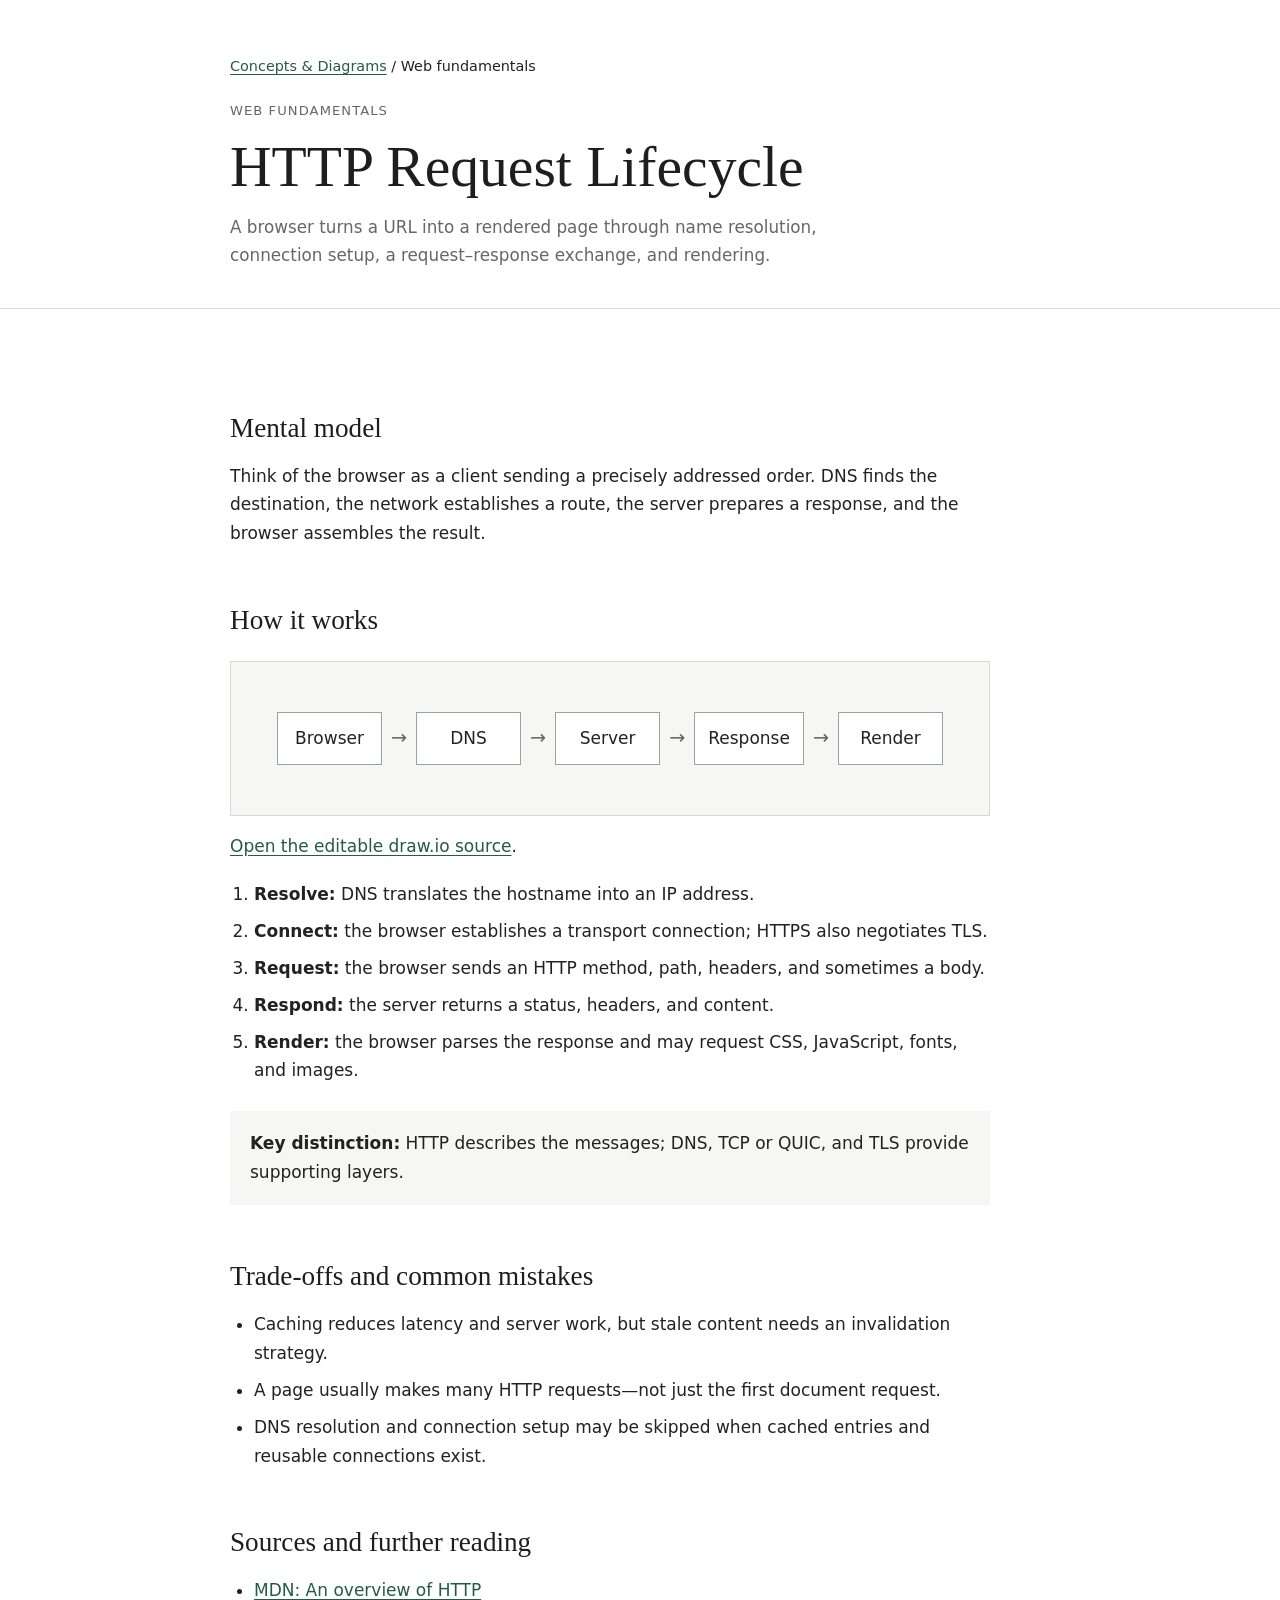
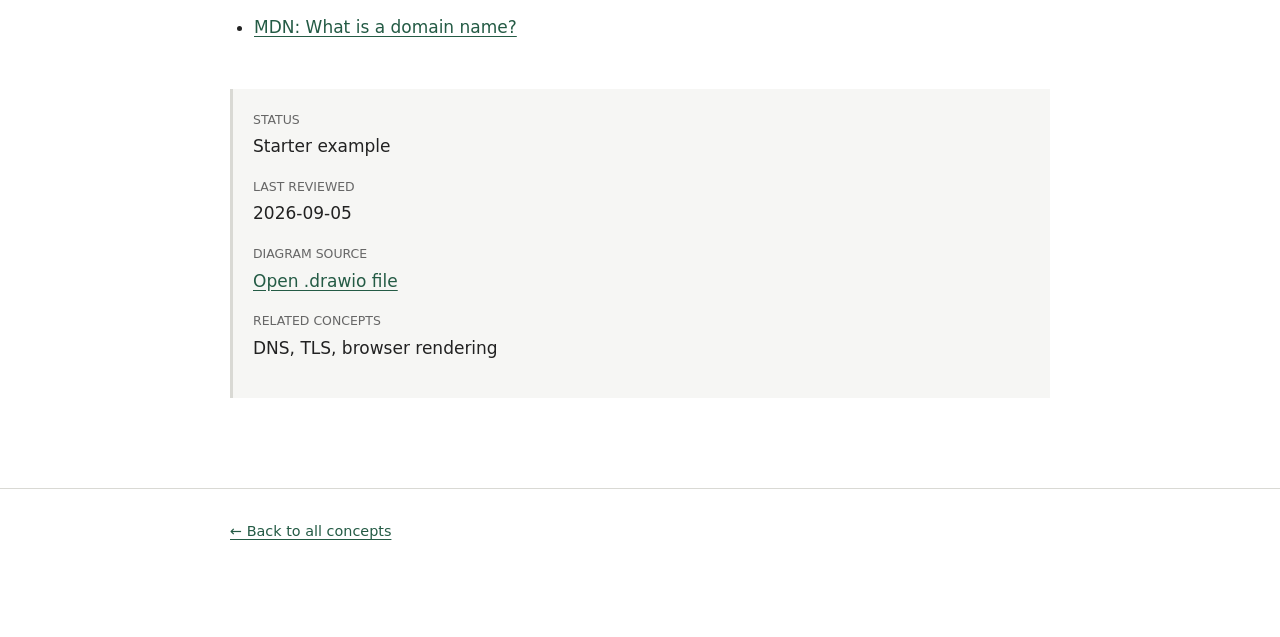
<file: concepts/http-request-lifecycle/index.html>
<!doctype html>
<html lang="en">
<head>
  <meta charset="utf-8">
  <meta name="viewport" content="width=device-width, initial-scale=1">
  <meta name="description" content="A visual overview of what happens after entering a URL in a browser.">
  <title>HTTP Request Lifecycle · Concepts & Diagrams</title>
  <link rel="stylesheet" href="../../assets/styles.css">
</head>
<body>
  <header class="concept-header">
    <div class="wrap">
      <nav class="breadcrumb" aria-label="Breadcrumb"><a href="../">Concepts &amp; Diagrams</a> / Web fundamentals</nav>
      <p class="eyebrow">Web fundamentals</p>
      <h1>HTTP Request Lifecycle</h1>
      <p class="lede">A browser turns a URL into a rendered page through name resolution, connection setup, a request–response exchange, and rendering.</p>
    </div>
  </header>

  <main class="wrap concept-layout">
    <article class="prose">
      <h2>Mental model</h2>
      <p>Think of the browser as a client sending a precisely addressed order. DNS finds the destination, the network establishes a route, the server prepares a response, and the browser assembles the result.</p>

      <h2>How it works</h2>
      <div class="diagram">
        <div class="flow" role="img" aria-label="Browser sends a request through DNS and the network to a server, which returns a response to the browser">
          <span class="node">Browser</span><span class="arrow">→</span>
          <span class="node">DNS</span><span class="arrow">→</span>
          <span class="node">Server</span><span class="arrow">→</span>
          <span class="node">Response</span><span class="arrow">→</span>
          <span class="node">Render</span>
        </div>
      </div>
      <p><a href="diagram.drawio">Open the editable draw.io source</a>.</p>
      <ol>
        <li><strong>Resolve:</strong> DNS translates the hostname into an IP address.</li>
        <li><strong>Connect:</strong> the browser establishes a transport connection; HTTPS also negotiates TLS.</li>
        <li><strong>Request:</strong> the browser sends an HTTP method, path, headers, and sometimes a body.</li>
        <li><strong>Respond:</strong> the server returns a status, headers, and content.</li>
        <li><strong>Render:</strong> the browser parses the response and may request CSS, JavaScript, fonts, and images.</li>
      </ol>

      <div class="callout"><strong>Key distinction:</strong> HTTP describes the messages; DNS, TCP or QUIC, and TLS provide supporting layers.</div>

      <h2>Trade-offs and common mistakes</h2>
      <ul>
        <li>Caching reduces latency and server work, but stale content needs an invalidation strategy.</li>
        <li>A page usually makes many HTTP requests—not just the first document request.</li>
        <li>DNS resolution and connection setup may be skipped when cached entries and reusable connections exist.</li>
      </ul>

      <h2>Sources and further reading</h2>
      <ul>
        <li><a href="https://developer.mozilla.org/en-US/docs/Web/HTTP/Overview">MDN: An overview of HTTP</a></li>
        <li><a href="https://developer.mozilla.org/en-US/docs/Learn_web_development/Howto/Web_mechanics/What_is_a_domain_name">MDN: What is a domain name?</a></li>
      </ul>
    </article>

    <aside class="meta" aria-label="Concept metadata">
      <dl>
        <dt>Status</dt><dd>Starter example</dd>
        <dt>Last reviewed</dt><dd>2026-09-05</dd>
        <dt>Diagram source</dt><dd><a href="diagram.drawio">Open .drawio file</a></dd>
        <dt>Related concepts</dt><dd>DNS, TLS, browser rendering</dd>
      </dl>
    </aside>
  </main>

  <footer><div class="wrap"><a href="../">← Back to all concepts</a></div></footer>
</body>
</html>
</file>
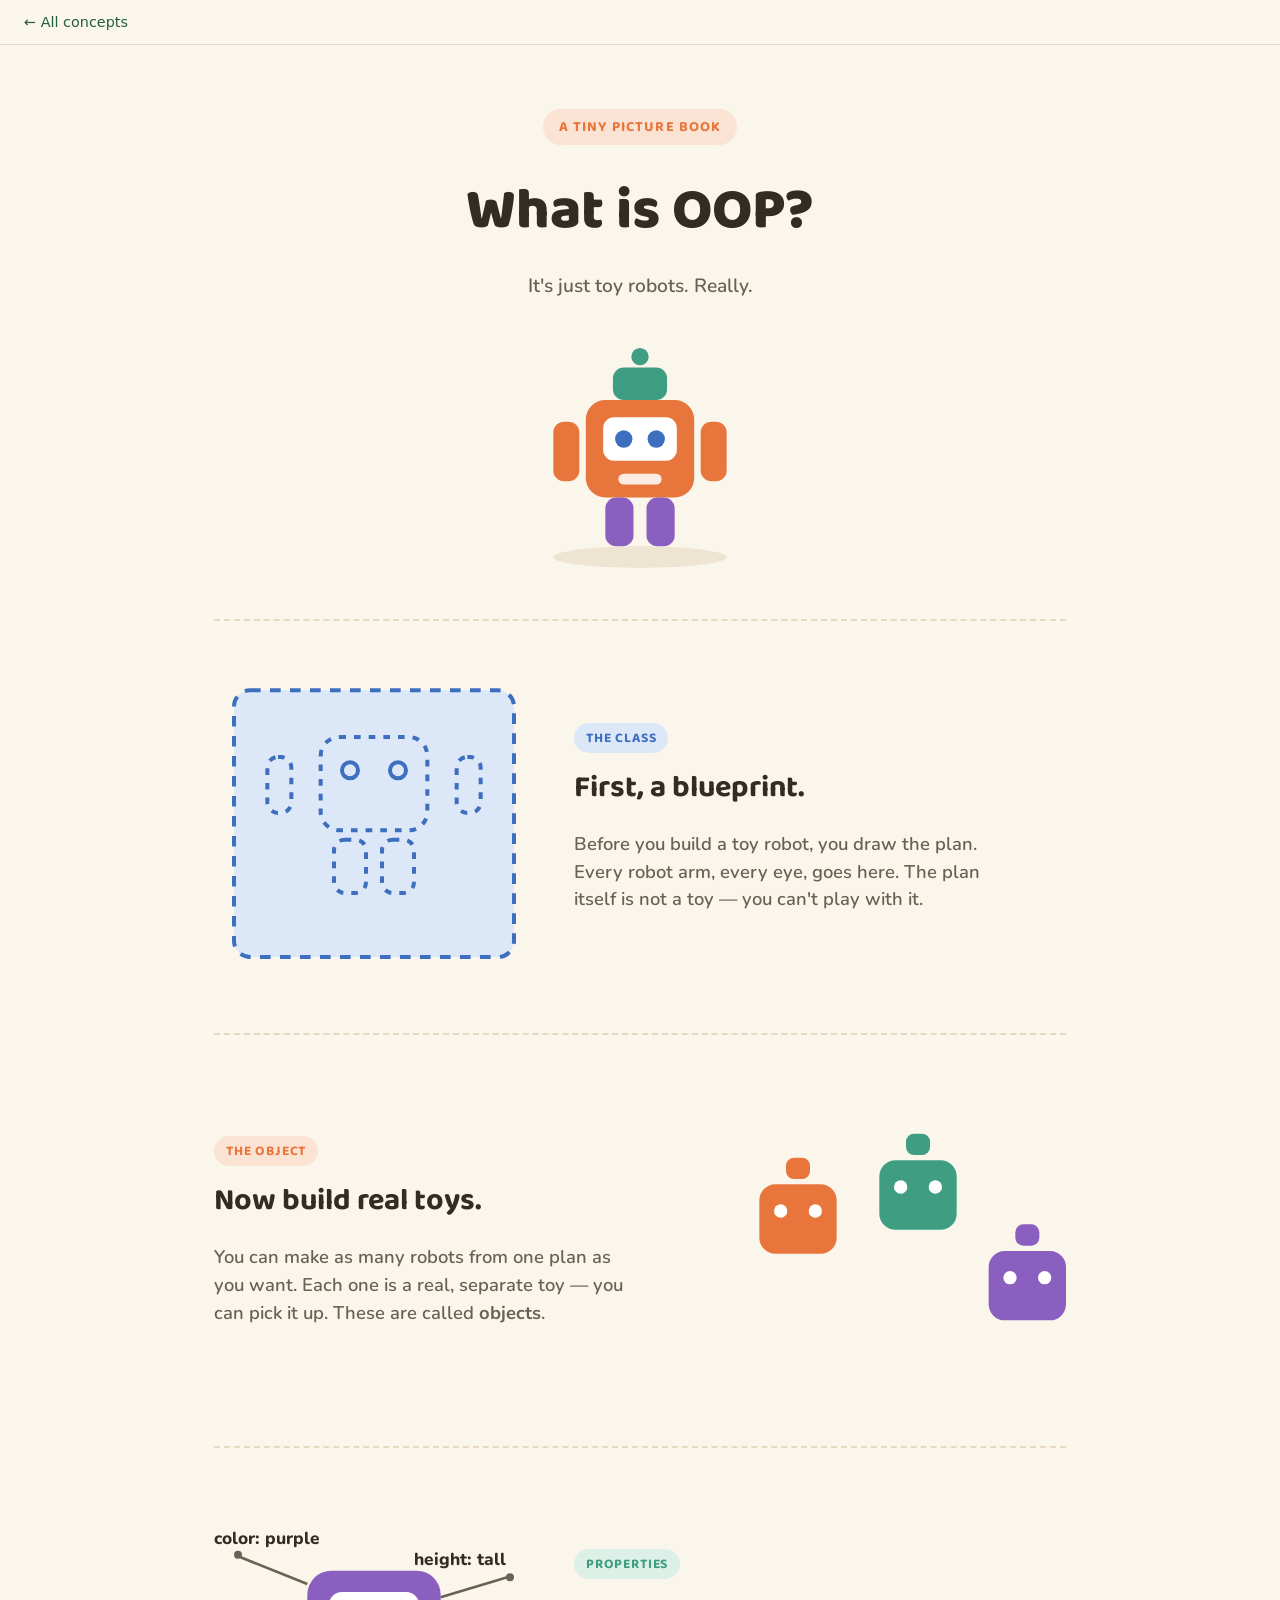
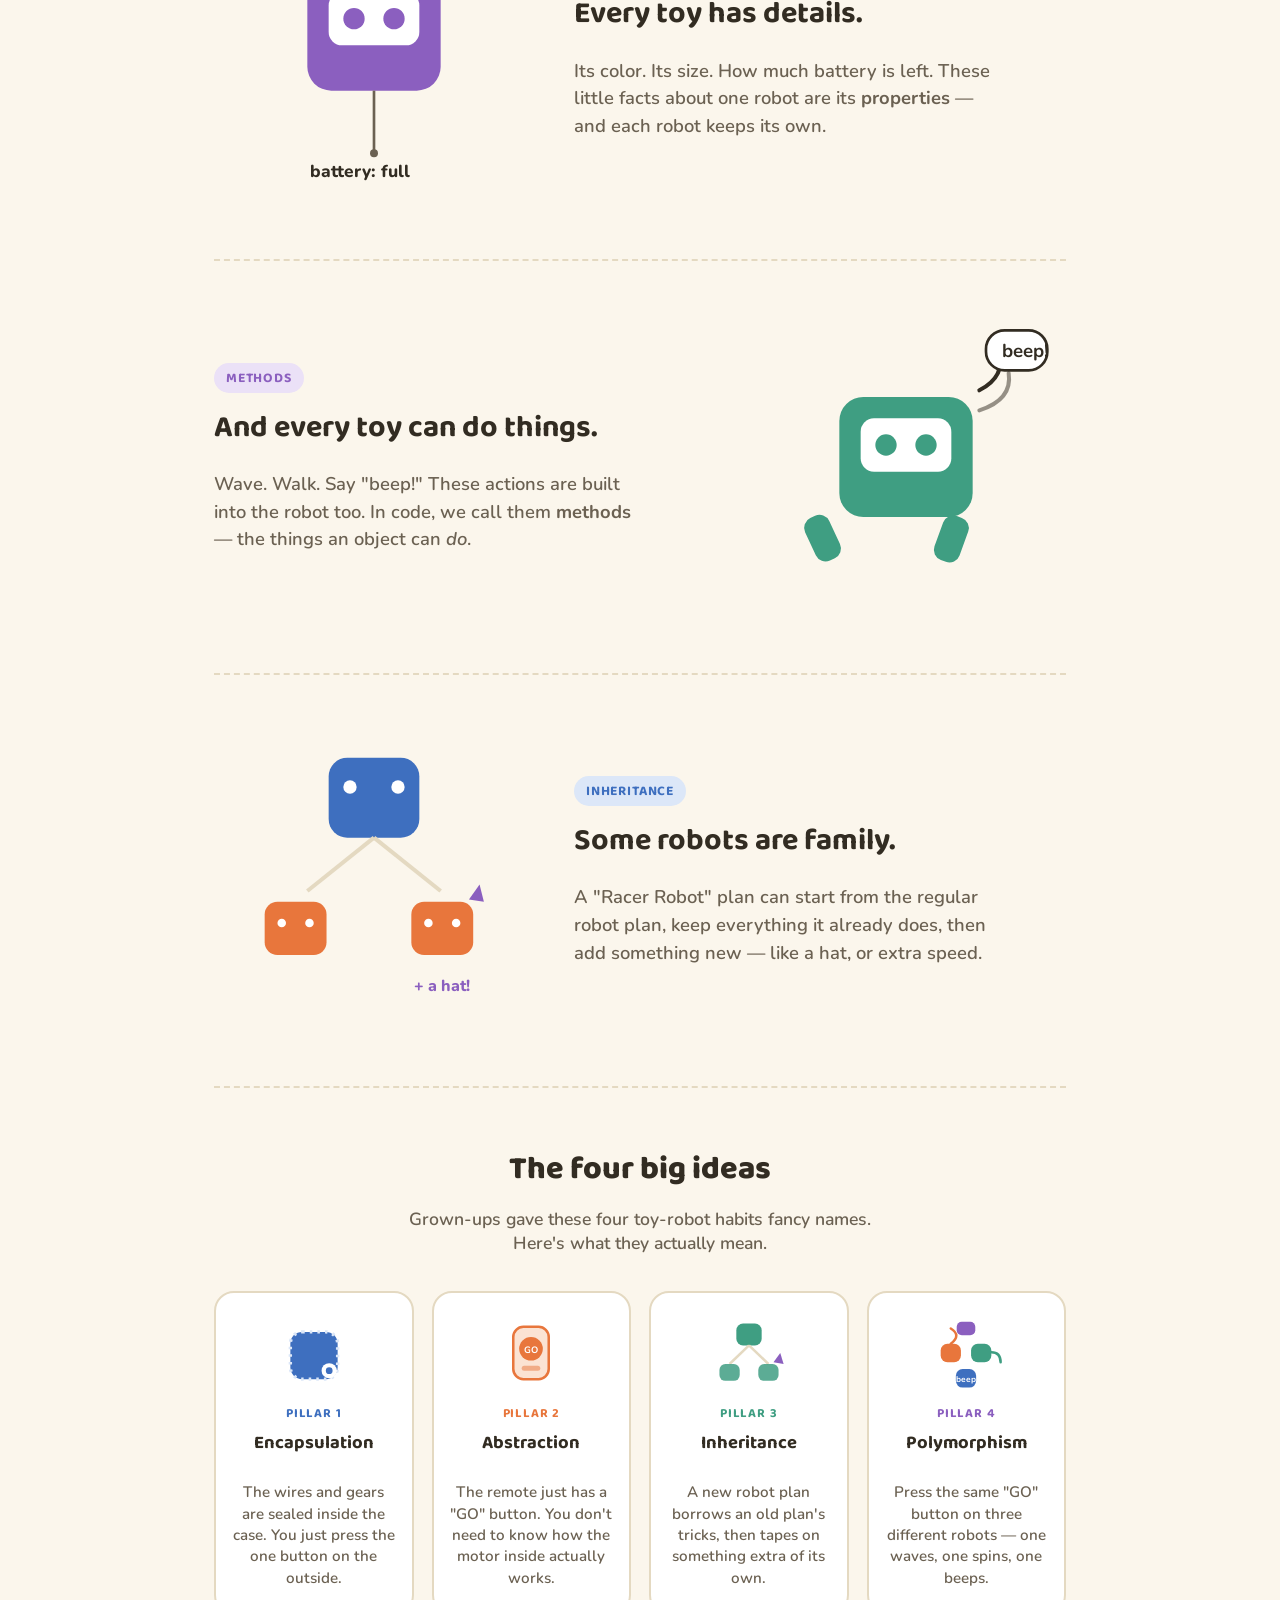
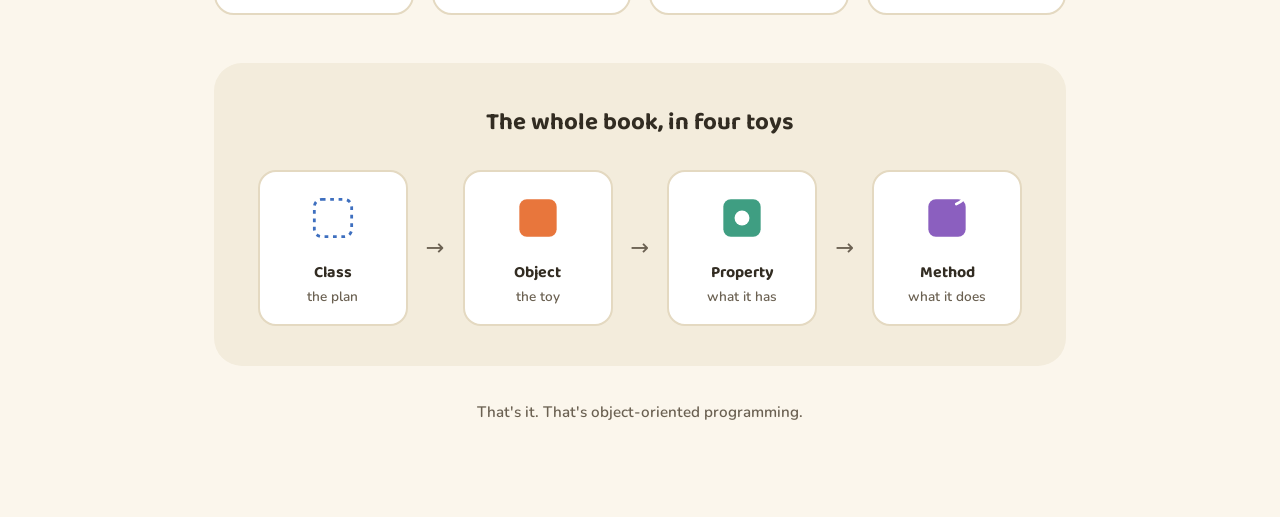
<file: concepts/what-is-oop/index.html>
<!doctype html>
<html lang="en">
<head>
<meta charset="utf-8">
<meta name="viewport" content="width=device-width, initial-scale=1">
<title>What is OOP? · Concepts &amp; Diagrams</title>
<link rel="stylesheet" href="https://fonts.googleapis.com/css2?family=Baloo+2:wght@500;600;700;800&family=Nunito:wght@400;600;700;800&display=swap">
<style>
  :root{
    --bg: #FBF6EC;
    --bg-soft: #F3ECDC;
    --card: #FFFFFF;
    --ink: #322C22;
    --ink-soft: #6B6152;
    --line: #E4D9C1;
    --blue: #3E6FBF;
    --blue-soft: #DCE7F8;
    --orange: #E8763C;
    --orange-soft: #FBE3D3;
    --teal: #3F9E82;
    --teal-soft: #DCF0E8;
    --purple: #8B5FBF;
    --purple-soft: #EBE1F7;
  }
  @media (prefers-color-scheme: dark){
    :root:not([data-theme="light"]){
      --bg: #201C16;
      --bg-soft: #2A251D;
      --card: #2B261E;
      --ink: #F1E9D8;
      --ink-soft: #B8AC94;
      --line: #453D2E;
      --blue: #7FA6EA;
      --blue-soft: #2D3A54;
      --orange: #F0925E;
      --orange-soft: #4A3323;
      --teal: #66C4A4;
      --teal-soft: #24413A;
      --purple: #B18EE0;
      --purple-soft: #3A2E4C;
    }
  }
  :root[data-theme="dark"]{
    --bg: #201C16;
    --bg-soft: #2A251D;
    --card: #2B261E;
    --ink: #F1E9D8;
    --ink-soft: #B8AC94;
    --line: #453D2E;
    --blue: #7FA6EA;
    --blue-soft: #2D3A54;
    --orange: #F0925E;
    --orange-soft: #4A3323;
    --teal: #66C4A4;
    --teal-soft: #24413A;
    --purple: #B18EE0;
    --purple-soft: #3A2E4C;
  }

  *{box-sizing:border-box;}
  body{
    margin:0;
    background:var(--bg);
    color:var(--ink);
    font-family:'Nunito', system-ui, sans-serif;
    -webkit-font-smoothing:antialiased;
  }
  h1,h2,h3{
    font-family:'Baloo 2', system-ui, sans-serif;
    text-wrap:balance;
    margin:0;
  }
  .wrap{
    max-width:900px;
    margin:0 auto;
    padding:0 24px 80px;
  }

  /* HERO */
  .hero{
    padding:64px 24px 40px;
    text-align:center;
  }
  .eyebrow{
    display:inline-block;
    font-family:'Baloo 2';
    font-weight:700;
    font-size:0.9rem;
    letter-spacing:0.08em;
    text-transform:uppercase;
    color:var(--orange);
    background:var(--orange-soft);
    padding:6px 16px;
    border-radius:999px;
    margin-bottom:20px;
  }
  .hero h1{
    font-size:clamp(2.4rem, 6vw, 3.6rem);
    font-weight:800;
    color:var(--ink);
  }
  .hero p{
    font-size:1.2rem;
    color:var(--ink-soft);
    max-width:480px;
    margin:16px auto 0;
    font-weight:600;
  }
  .hero-art{ margin:36px auto 0; max-width:260px; }

  /* SECTIONS */
  section.beat{
    display:flex;
    align-items:center;
    gap:40px;
    padding:56px 0;
    border-top:2px dashed var(--line);
  }
  section.beat:nth-of-type(even){ flex-direction:row-reverse; }
  .beat-art{ flex:0 0 auto; width:44%; max-width:320px; }
  .beat-text{ flex:1 1 auto; }
  .tag{
    font-family:'Baloo 2';
    font-weight:700;
    font-size:0.85rem;
    letter-spacing:0.06em;
    text-transform:uppercase;
    margin-bottom:10px;
    display:inline-block;
    padding:4px 12px;
    border-radius:999px;
  }
  .tag.blue{ color:var(--blue); background:var(--blue-soft); }
  .tag.orange{ color:var(--orange); background:var(--orange-soft); }
  .tag.teal{ color:var(--teal); background:var(--teal-soft); }
  .tag.purple{ color:var(--purple); background:var(--purple-soft); }

  .beat-text h2{
    font-size:1.9rem;
    font-weight:700;
    margin-bottom:10px;
  }
  .beat-text p{
    font-size:1.15rem;
    line-height:1.5;
    color:var(--ink-soft);
    font-weight:600;
    max-width:38ch;
  }

  @media (max-width: 640px){
    section.beat, section.beat:nth-of-type(even){
      flex-direction:column;
      text-align:center;
      gap:20px;
    }
    .beat-art{ width:70%; max-width:220px; }
    .beat-text p{ margin:0 auto; }
  }

  /* RECAP STRIP */
  .recap{
    margin-top:40px;
    padding:40px 24px;
    background:var(--bg-soft);
    border-radius:28px;
    text-align:center;
  }
  .recap h3{
    font-size:1.5rem;
    margin-bottom:28px;
  }
  .recap-row{
    display:flex;
    justify-content:center;
    gap:18px;
    flex-wrap:wrap;
  }
  .recap-card{
    background:var(--card);
    border:2px solid var(--line);
    border-radius:18px;
    padding:18px 16px;
    width:150px;
  }
  .recap-card svg{ width:56px; height:56px; }
  .recap-card .label{
    font-family:'Baloo 2';
    font-weight:700;
    margin-top:8px;
    font-size:1rem;
  }
  .recap-card .sub{
    font-size:0.85rem;
    color:var(--ink-soft);
    font-weight:600;
    margin-top:2px;
  }
  .arrow{
    align-self:center;
    color:var(--ink-soft);
    font-size:1.4rem;
  }
  @media (max-width:640px){ .arrow{ transform:rotate(90deg);} }

  .credit{
    text-align:center;
    color:var(--ink-soft);
    font-weight:600;
    font-size:0.95rem;
    margin-top:36px;
  }

  /* PILLARS */
  .pillars-intro{
    text-align:center;
    padding:56px 0 8px;
    border-top:2px dashed var(--line);
  }
  .pillars-intro h2{
    font-size:2rem;
    font-weight:800;
  }
  .pillars-intro p{
    font-size:1.1rem;
    color:var(--ink-soft);
    font-weight:600;
    max-width:44ch;
    margin:12px auto 0;
  }
  .pillars-grid{
    display:grid;
    grid-template-columns:repeat(4, 1fr);
    gap:18px;
    margin-top:36px;
  }
  .pillar-card{
    background:var(--card);
    border:2px solid var(--line);
    border-radius:20px;
    padding:22px 16px 24px;
    text-align:center;
  }
  .pillar-card svg{ width:76px; height:76px; }
  .pillar-card .num{
    font-family:'Baloo 2';
    font-weight:700;
    font-size:0.8rem;
    letter-spacing:0.06em;
    text-transform:uppercase;
    margin-top:6px;
  }
  .pillar-card .num.blue{ color:var(--blue); }
  .pillar-card .num.orange{ color:var(--orange); }
  .pillar-card .num.teal{ color:var(--teal); }
  .pillar-card .num.purple{ color:var(--purple); }
  .pillar-card h4{
    font-family:'Baloo 2';
    font-size:1.15rem;
    font-weight:700;
    margin-top:4px;
  }
  .pillar-card p{
    font-size:0.95rem;
    color:var(--ink-soft);
    font-weight:600;
    line-height:1.4;
    margin-top:8px;
  }
  @media (max-width:640px){
    .pillars-grid{ grid-template-columns:1fr 1fr; }
  }
</style>
</head>
<body>
<p style="padding:14px 24px;font-size:0.9rem;border-bottom:1px solid #e0ddd5;margin:0;font-family:system-ui,sans-serif;">
  <a href="../" style="color:#245b45;text-decoration:none;">← All concepts</a>
</p>

<div class="hero">
  <span class="eyebrow">A tiny picture book</span>
  <h1>What is OOP?</h1>
  <p>It's just toy robots. Really.</p>
  <div class="hero-art">
    <svg viewBox="0 0 240 220" xmlns="http://www.w3.org/2000/svg">
      <ellipse cx="120" cy="205" rx="80" ry="10" fill="var(--line)" opacity="0.6"/>
      <rect x="70" y="60" width="100" height="90" rx="18" fill="var(--orange)"/>
      <rect x="86" y="76" width="68" height="40" rx="10" fill="var(--card)"/>
      <circle cx="105" cy="96" r="8" fill="var(--blue)"/>
      <circle cx="135" cy="96" r="8" fill="var(--blue)"/>
      <rect x="100" y="128" width="40" height="10" rx="5" fill="var(--card)" opacity="0.85"/>
      <rect x="95" y="30" width="50" height="30" rx="10" fill="var(--teal)"/>
      <circle cx="120" cy="20" r="8" fill="var(--teal)"/>
      <rect x="40" y="80" width="24" height="55" rx="10" fill="var(--orange)"/>
      <rect x="176" y="80" width="24" height="55" rx="10" fill="var(--orange)"/>
      <rect x="88" y="150" width="26" height="45" rx="10" fill="var(--purple)"/>
      <rect x="126" y="150" width="26" height="45" rx="10" fill="var(--purple)"/>
    </svg>
  </div>
</div>

<div class="wrap">

  <section class="beat">
    <div class="beat-art">
      <svg viewBox="0 0 240 220" xmlns="http://www.w3.org/2000/svg">
        <rect x="15" y="10" width="210" height="200" rx="12" fill="var(--blue-soft)" stroke="var(--blue)" stroke-width="3" stroke-dasharray="8 7"/>
        <rect x="80" y="45" width="80" height="70" rx="14" fill="none" stroke="var(--blue)" stroke-width="3" stroke-dasharray="5 6"/>
        <circle cx="102" cy="70" r="6" fill="none" stroke="var(--blue)" stroke-width="3"/>
        <circle cx="138" cy="70" r="6" fill="none" stroke="var(--blue)" stroke-width="3"/>
        <rect x="40" y="60" width="18" height="42" rx="8" fill="none" stroke="var(--blue)" stroke-width="3" stroke-dasharray="5 6"/>
        <rect x="182" y="60" width="18" height="42" rx="8" fill="none" stroke="var(--blue)" stroke-width="3" stroke-dasharray="5 6"/>
        <rect x="90" y="122" width="24" height="40" rx="8" fill="none" stroke="var(--blue)" stroke-width="3" stroke-dasharray="5 6"/>
        <rect x="126" y="122" width="24" height="40" rx="8" fill="none" stroke="var(--blue)" stroke-width="3" stroke-dasharray="5 6"/>
      </svg>
    </div>
    <div class="beat-text">
      <span class="tag blue">The Class</span>
      <h2>First, a blueprint.</h2>
      <p>Before you build a toy robot, you draw the plan. Every robot arm, every eye, goes here. The plan itself is not a toy — you can't play with it.</p>
    </div>
  </section>

  <section class="beat">
    <div class="beat-art">
      <svg viewBox="0 0 240 220" xmlns="http://www.w3.org/2000/svg">
        <g transform="translate(0,10)">
          <rect x="10" y="60" width="58" height="52" rx="12" fill="var(--orange)"/>
          <circle cx="26" cy="80" r="5" fill="var(--card)"/>
          <circle cx="52" cy="80" r="5" fill="var(--card)"/>
          <rect x="30" y="40" width="18" height="16" rx="6" fill="var(--orange)"/>
        </g>
        <g transform="translate(90,-8)">
          <rect x="10" y="60" width="58" height="52" rx="12" fill="var(--teal)"/>
          <circle cx="26" cy="80" r="5" fill="var(--card)"/>
          <circle cx="52" cy="80" r="5" fill="var(--card)"/>
          <rect x="30" y="40" width="18" height="16" rx="6" fill="var(--teal)"/>
        </g>
        <g transform="translate(172,60)">
          <rect x="10" y="60" width="58" height="52" rx="12" fill="var(--purple)"/>
          <circle cx="26" cy="80" r="5" fill="var(--card)"/>
          <circle cx="52" cy="80" r="5" fill="var(--card)"/>
          <rect x="30" y="40" width="18" height="16" rx="6" fill="var(--purple)"/>
        </g>
      </svg>
    </div>
    <div class="beat-text">
      <span class="tag orange">The Object</span>
      <h2>Now build real toys.</h2>
      <p>You can make as many robots from one plan as you want. Each one is a real, separate toy — you can pick it up. These are called <b>objects</b>.</p>
    </div>
  </section>

  <section class="beat">
    <div class="beat-art">
      <svg viewBox="0 0 240 220" xmlns="http://www.w3.org/2000/svg">
        <rect x="70" y="50" width="100" height="90" rx="18" fill="var(--purple)"/>
        <rect x="86" y="66" width="68" height="40" rx="10" fill="var(--card)"/>
        <circle cx="105" cy="86" r="8" fill="var(--purple)"/>
        <circle cx="135" cy="86" r="8" fill="var(--purple)"/>
        <line x1="70" y1="60" x2="20" y2="40" stroke="var(--ink-soft)" stroke-width="2"/>
        <circle cx="18" cy="38" r="3" fill="var(--ink-soft)"/>
        <text x="0" y="30" font-family="Nunito" font-weight="800" font-size="13" fill="var(--ink)">color: purple</text>
        <line x1="170" y1="70" x2="220" y2="55" stroke="var(--ink-soft)" stroke-width="2"/>
        <circle cx="222" cy="55" r="3" fill="var(--ink-soft)"/>
        <text x="150" y="46" font-family="Nunito" font-weight="800" font-size="13" fill="var(--ink)">height: tall</text>
        <line x1="120" y1="140" x2="120" y2="185" stroke="var(--ink-soft)" stroke-width="2"/>
        <circle cx="120" cy="187" r="3" fill="var(--ink-soft)"/>
        <text x="72" y="205" font-family="Nunito" font-weight="800" font-size="13" fill="var(--ink)">battery: full</text>
      </svg>
    </div>
    <div class="beat-text">
      <span class="tag teal">Properties</span>
      <h2>Every toy has details.</h2>
      <p>Its color. Its size. How much battery is left. These little facts about one robot are its <b>properties</b> — and each robot keeps its own.</p>
    </div>
  </section>

  <section class="beat">
    <div class="beat-art">
      <svg viewBox="0 0 240 220" xmlns="http://www.w3.org/2000/svg">
        <rect x="70" y="60" width="100" height="90" rx="18" fill="var(--teal)"/>
        <rect x="86" y="76" width="68" height="40" rx="10" fill="var(--card)"/>
        <circle cx="105" cy="96" r="8" fill="var(--teal)"/>
        <circle cx="135" cy="96" r="8" fill="var(--teal)"/>
        <path d="M175 55 Q195 45 190 25" stroke="var(--ink)" stroke-width="3" fill="none" stroke-linecap="round"/>
        <path d="M175 70 Q200 62 197 42" stroke="var(--ink)" stroke-width="3" fill="none" stroke-linecap="round" opacity="0.5"/>
        <rect x="180" y="10" width="46" height="30" rx="14" fill="var(--card)" stroke="var(--ink)" stroke-width="2"/>
        <text x="192" y="30" font-family="Baloo 2" font-weight="700" font-size="14" fill="var(--ink)">beep!</text>
        <rect x="40" y="150" width="20" height="35" rx="8" fill="var(--teal)" transform="rotate(-25 50 150)"/>
        <rect x="150" y="150" width="20" height="35" rx="8" fill="var(--teal)" transform="rotate(20 160 150)"/>
      </svg>
    </div>
    <div class="beat-text">
      <span class="tag purple">Methods</span>
      <h2>And every toy can do things.</h2>
      <p>Wave. Walk. Say "beep!" These actions are built into the robot too. In code, we call them <b>methods</b> — the things an object can <i>do</i>.</p>
    </div>
  </section>

  <section class="beat">
    <div class="beat-art">
      <svg viewBox="0 0 240 220" xmlns="http://www.w3.org/2000/svg">
        <rect x="86" y="20" width="68" height="60" rx="14" fill="var(--blue)"/>
        <circle cx="102" cy="42" r="5" fill="var(--card)"/>
        <circle cx="138" cy="42" r="5" fill="var(--card)"/>
        <line x1="120" y1="80" x2="70" y2="120" stroke="var(--line)" stroke-width="3"/>
        <line x1="120" y1="80" x2="170" y2="120" stroke="var(--line)" stroke-width="3"/>
        <g transform="translate(30,120) scale(0.8)">
          <rect x="10" y="10" width="58" height="50" rx="12" fill="var(--orange)"/>
          <circle cx="26" cy="30" r="4" fill="var(--card)"/>
          <circle cx="52" cy="30" r="4" fill="var(--card)"/>
        </g>
        <g transform="translate(140,120) scale(0.8)">
          <rect x="10" y="10" width="58" height="50" rx="12" fill="var(--orange)"/>
          <circle cx="26" cy="30" r="4" fill="var(--card)"/>
          <circle cx="52" cy="30" r="4" fill="var(--card)"/>
          <path d="M64 8 L74 -6 L78 10 Z" fill="var(--purple)"/>
        </g>
        <text x="150" y="195" font-family="Nunito" font-weight="800" font-size="12" fill="var(--purple)">+ a hat!</text>
      </svg>
    </div>
    <div class="beat-text">
      <span class="tag blue">Inheritance</span>
      <h2>Some robots are family.</h2>
      <p>A "Racer Robot" plan can start from the regular robot plan, keep everything it already does, then add something new — like a hat, or extra speed.</p>
    </div>
  </section>

  <div class="pillars-intro">
    <h2>The four big ideas</h2>
    <p>Grown-ups gave these four toy-robot habits fancy names. Here's what they actually mean.</p>
    <div class="pillars-grid">
      <div class="pillar-card">
        <svg viewBox="0 0 90 90" xmlns="http://www.w3.org/2000/svg">
          <rect x="17" y="20" width="56" height="56" rx="14" fill="var(--blue)"/>
          <rect x="17" y="20" width="56" height="56" rx="14" fill="none" stroke="var(--blue-soft)" stroke-width="4" stroke-dasharray="3 6"/>
          <circle cx="63" cy="66" r="9" fill="var(--card)"/>
          <circle cx="63" cy="66" r="4" fill="var(--blue)"/>
        </svg>
        <div class="num blue">Pillar 1</div>
        <h4>Encapsulation</h4>
        <p>The wires and gears are sealed inside the case. You just press the one button on the outside.</p>
      </div>
      <div class="pillar-card">
        <svg viewBox="0 0 90 90" xmlns="http://www.w3.org/2000/svg">
          <rect x="24" y="14" width="42" height="62" rx="12" fill="var(--orange-soft)" stroke="var(--orange)" stroke-width="3"/>
          <circle cx="45" cy="40" r="14" fill="var(--orange)"/>
          <text x="45" y="45" text-anchor="middle" font-family="Baloo 2" font-weight="700" font-size="11" fill="var(--card)">GO</text>
          <rect x="34" y="60" width="22" height="6" rx="3" fill="var(--orange)" opacity="0.5"/>
        </svg>
        <div class="num orange">Pillar 2</div>
        <h4>Abstraction</h4>
        <p>The remote just has a "GO" button. You don't need to know how the motor inside actually works.</p>
      </div>
      <div class="pillar-card">
        <svg viewBox="0 0 90 90" xmlns="http://www.w3.org/2000/svg">
          <rect x="30" y="10" width="30" height="26" rx="8" fill="var(--teal)"/>
          <line x1="45" y1="36" x2="22" y2="58" stroke="var(--line)" stroke-width="3"/>
          <line x1="45" y1="36" x2="68" y2="58" stroke="var(--line)" stroke-width="3"/>
          <rect x="10" y="58" width="24" height="20" rx="7" fill="var(--teal)" opacity="0.85"/>
          <rect x="56" y="58" width="24" height="20" rx="7" fill="var(--teal)" opacity="0.85"/>
          <path d="M74 56 L82 45 L86 58 Z" fill="var(--purple)"/>
        </svg>
        <div class="num teal">Pillar 3</div>
        <h4>Inheritance</h4>
        <p>A new robot plan borrows an old plan's tricks, then tapes on something extra of its own.</p>
      </div>
      <div class="pillar-card">
        <svg viewBox="0 0 90 90" xmlns="http://www.w3.org/2000/svg">
          <rect x="34" y="8" width="22" height="16" rx="6" fill="var(--purple)"/>
          <rect x="15" y="34" width="24" height="22" rx="8" fill="var(--orange)"/>
          <path d="M27 34 Q40 24 27 16" stroke="var(--orange)" stroke-width="3" fill="none" stroke-linecap="round"/>
          <rect x="51" y="34" width="24" height="22" rx="8" fill="var(--teal)"/>
          <path d="M75 44 Q86 44 86 56" stroke="var(--teal)" stroke-width="3" fill="none" stroke-linecap="round"/>
          <rect x="33" y="64" width="24" height="22" rx="8" fill="var(--blue)"/>
          <text x="45" y="79" text-anchor="middle" font-family="Baloo 2" font-weight="700" font-size="10" fill="var(--card)">beep</text>
        </svg>
        <div class="num purple">Pillar 4</div>
        <h4>Polymorphism</h4>
        <p>Press the same "GO" button on three different robots — one waves, one spins, one beeps.</p>
      </div>
    </div>
  </div>

  <div class="recap">
    <h3>The whole book, in four toys</h3>
    <div class="recap-row">
      <div class="recap-card">
        <svg viewBox="0 0 60 60"><rect x="10" y="10" width="40" height="40" rx="8" fill="none" stroke="var(--blue)" stroke-width="3" stroke-dasharray="4 5"/></svg>
        <div class="label">Class</div>
        <div class="sub">the plan</div>
      </div>
      <div class="arrow">→</div>
      <div class="recap-card">
        <svg viewBox="0 0 60 60"><rect x="10" y="10" width="40" height="40" rx="8" fill="var(--orange)"/></svg>
        <div class="label">Object</div>
        <div class="sub">the toy</div>
      </div>
      <div class="arrow">→</div>
      <div class="recap-card">
        <svg viewBox="0 0 60 60"><rect x="10" y="10" width="40" height="40" rx="8" fill="var(--teal)"/><circle cx="30" cy="30" r="8" fill="var(--card)"/></svg>
        <div class="label">Property</div>
        <div class="sub">what it has</div>
      </div>
      <div class="arrow">→</div>
      <div class="recap-card">
        <svg viewBox="0 0 60 60"><rect x="10" y="10" width="40" height="40" rx="8" fill="var(--purple)"/><path d="M40 15 Q52 10 48 0" stroke="var(--card)" stroke-width="3" fill="none" stroke-linecap="round"/></svg>
        <div class="label">Method</div>
        <div class="sub">what it does</div>
      </div>
    </div>
  </div>

  <p class="credit">That's it. That's object-oriented programming.</p>

</div>
</body>
</html>
</file>
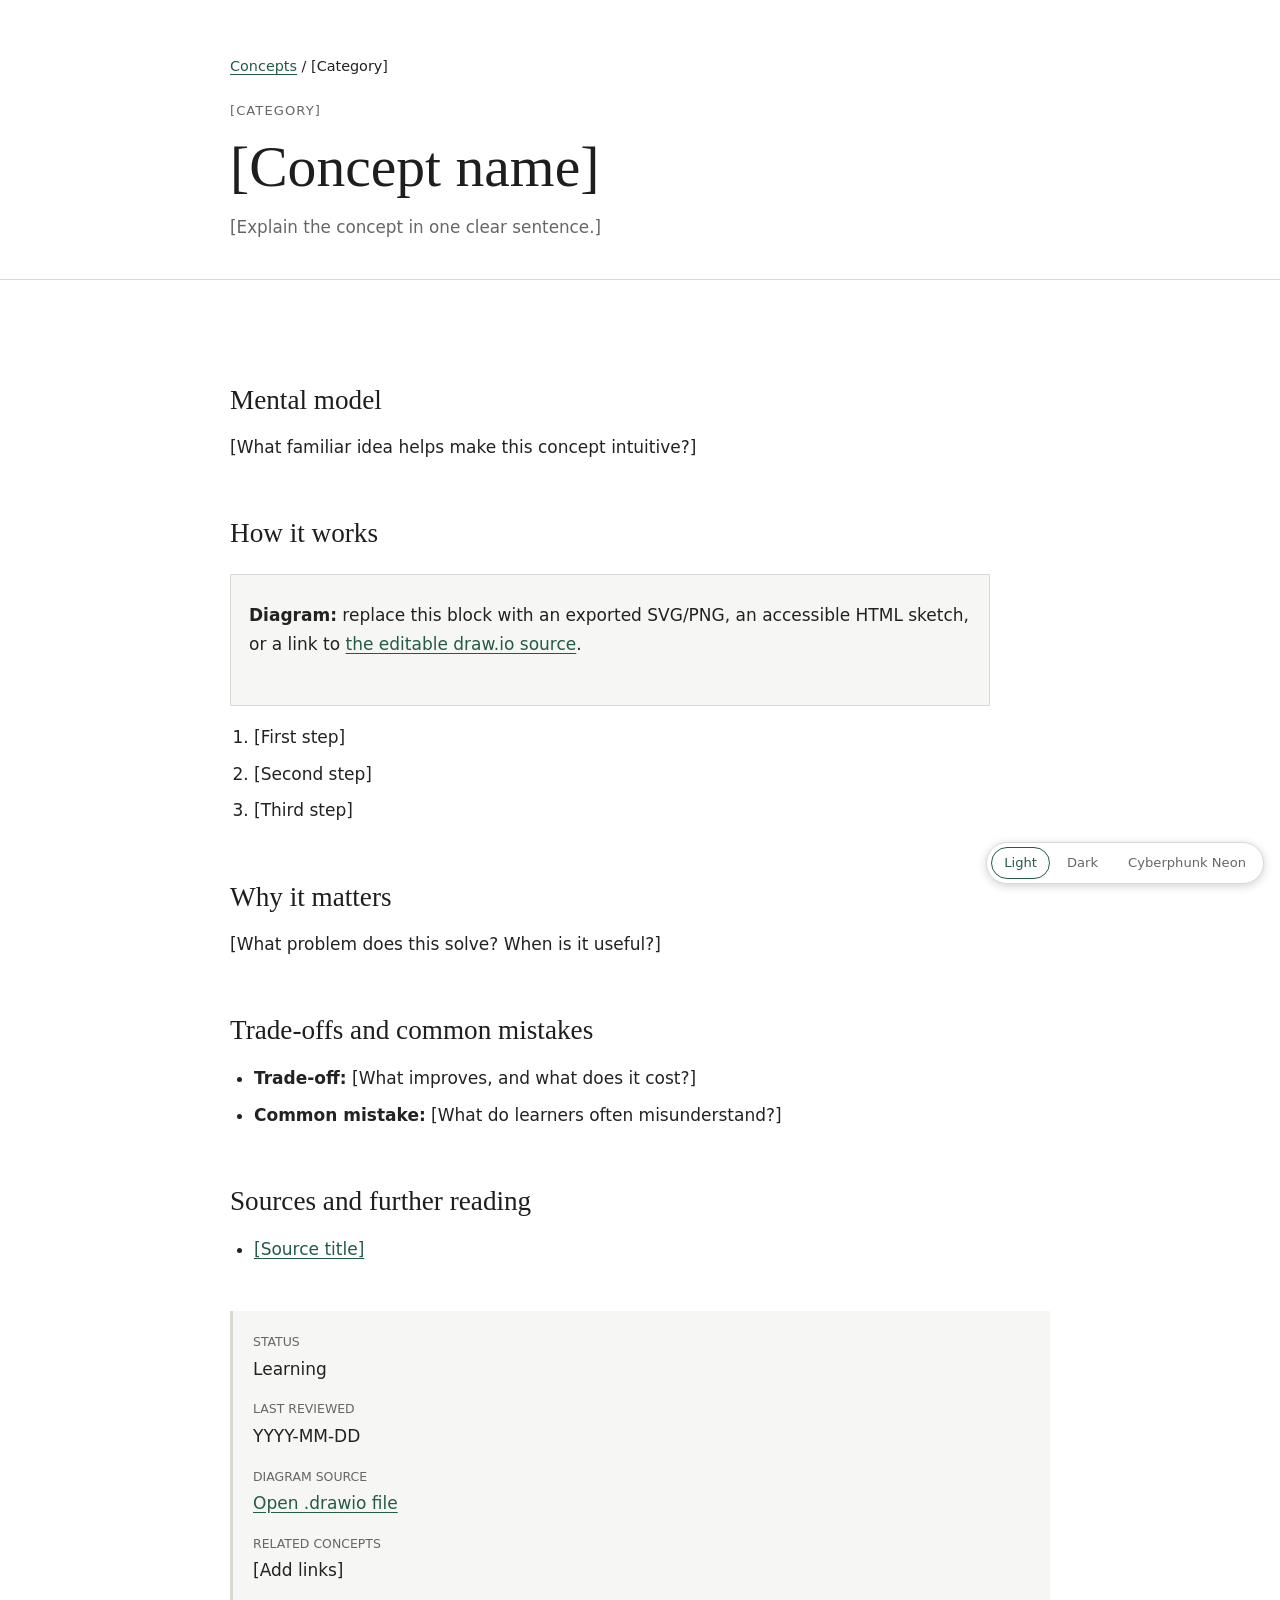
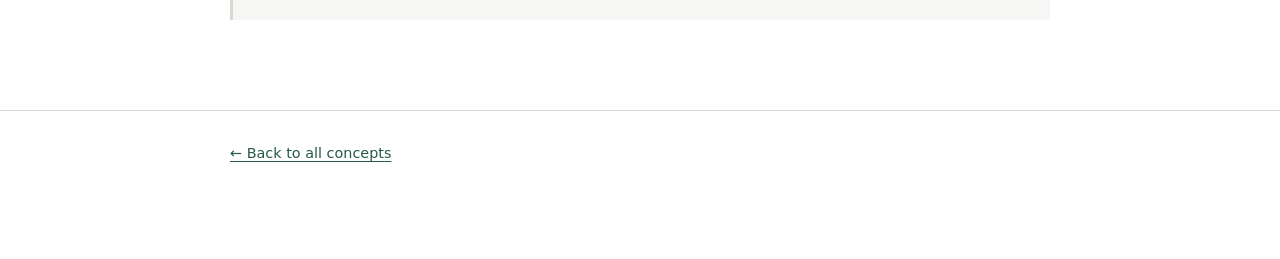
<file: templates/concept.html>
<!doctype html>
<html lang="en">
<head>
  <meta charset="utf-8">
  <meta name="viewport" content="width=device-width, initial-scale=1">
  <meta name="description" content="[One-sentence description]">
  <title>[Concept name] · Concepts & Diagrams</title>
  <link rel="stylesheet" href="../../assets/styles.css">
  <script src="../../assets/theme.js"></script>
</head>
<body>
  <header class="concept-header">
    <div class="wrap">
      <nav class="breadcrumb" aria-label="Breadcrumb"><a href="../../index.html">Concepts</a> / [Category]</nav>
      <p class="eyebrow">[Category]</p>
      <h1>[Concept name]</h1>
      <p class="lede">[Explain the concept in one clear sentence.]</p>
    </div>
  </header>

  <main class="wrap concept-layout">
    <article class="prose">
      <h2>Mental model</h2>
      <p>[What familiar idea helps make this concept intuitive?]</p>

      <h2>How it works</h2>
      <div class="diagram" aria-label="[Text description of the diagram]">
        <p><strong>Diagram:</strong> replace this block with an exported SVG/PNG, an accessible HTML sketch, or a link to <a href="diagram.drawio">the editable draw.io source</a>.</p>
      </div>
      <ol>
        <li>[First step]</li>
        <li>[Second step]</li>
        <li>[Third step]</li>
      </ol>

      <h2>Why it matters</h2>
      <p>[What problem does this solve? When is it useful?]</p>

      <h2>Trade-offs and common mistakes</h2>
      <ul>
        <li><strong>Trade-off:</strong> [What improves, and what does it cost?]</li>
        <li><strong>Common mistake:</strong> [What do learners often misunderstand?]</li>
      </ul>

      <h2>Sources and further reading</h2>
      <ul>
        <li><a href="[source URL]">[Source title]</a></li>
      </ul>
    </article>

    <aside class="meta" aria-label="Concept metadata">
      <dl>
        <dt>Status</dt><dd>Learning</dd>
        <dt>Last reviewed</dt><dd>YYYY-MM-DD</dd>
        <dt>Diagram source</dt><dd><a href="diagram.drawio">Open .drawio file</a></dd>
        <dt>Related concepts</dt><dd>[Add links]</dd>
      </dl>
    </aside>
  </main>

  <footer><div class="wrap"><a href="../../index.html">← Back to all concepts</a></div></footer>
</body>
</html>
</file>
<file: assets/styles.css>
:root {
  --text: #222;
  --muted: #666;
  --background: #fff;
  --soft: #f6f6f4;
  --border: #d9d9d4;
  --link: #245b45;
  --heading: #1e1e1e;
  --node-border: #8ea99d;
  --node-bg: #fff;
  --frame-bg: #fbf6ec;
  --glow: none;
  color-scheme: light;
}

:root[data-theme="dark"] {
  --text: #e4e4df;
  --muted: #a0a099;
  --background: #16181a;
  --soft: #202325;
  --border: #34383a;
  --link: #7fd1a8;
  --heading: #f2f2ee;
  --node-border: #4d6a5d;
  --node-bg: #202325;
  --frame-bg: #202325;
  color-scheme: dark;
}

:root[data-theme="neon"] {
  --text: #dff6ff;
  --muted: #9a8fd0;
  --background: #070a1f;
  --soft: #110b2e;
  --border: #4a1d96;
  --link: #19e6e6;
  --heading: #a855f7;
  --accent-pink: #ff2bd6;
  --accent-lime: #c6ff3d;
  --accent-red: #ff2a3d;
  --node-border: #19e6e6;
  --node-bg: #110b2e;
  --frame-bg: #110b2e;
  --glow: 0 0 8px rgba(168, 85, 247, 0.8), 0 0 24px rgba(168, 85, 247, 0.45);
  color-scheme: dark;
}

* {
  box-sizing: border-box;
}

html {
  scroll-behavior: smooth;
  scroll-padding-top: 24px;
}

body {
  margin: 0;
  padding-bottom: 64px;
  background: var(--background);
  color: var(--text);
  font: 17px/1.7 system-ui, -apple-system, BlinkMacSystemFont, "Segoe UI", sans-serif;
}

a {
  color: var(--link);
  text-underline-offset: 0.18em;
}

a:hover {
  text-decoration-thickness: 2px;
}

h1,
h2,
h3,
h4 {
  margin-top: 0;
  color: var(--heading);
  font-family: Georgia, "Times New Roman", serif;
  font-weight: 400;
  line-height: 1.25;
}

h1 {
  margin-bottom: 10px;
  font-size: clamp(2.1rem, 6vw, 3.6rem);
}

h2 {
  font-size: clamp(1.7rem, 4vw, 2.4rem);
}

h3 {
  margin-bottom: 12px;
  font-size: 1.55rem;
}

h4 {
  margin-bottom: 4px;
  font-size: 1.08rem;
}

p {
  margin: 0 0 1.15em;
}

code {
  font-size: 0.9em;
}

.page,
.wrap {
  width: min(820px, calc(100% - 40px));
  margin-inline: auto;
}

.site-header,
.concept-header {
  padding: 54px 0 38px;
  border-bottom: 1px solid var(--border);
}

.site-header p,
.lede {
  max-width: 650px;
  margin-bottom: 0;
  color: var(--muted);
  font-size: 1.05rem;
}

main {
  padding: 48px 0 90px;
}

.toc {
  margin-bottom: 76px;
  border: 1px solid var(--border);
  padding: 26px 30px;
  background: var(--soft);
}

.toc h2 {
  margin-bottom: 12px;
  font-size: 1.35rem;
}

.toc ol {
  margin: 0;
  padding-left: 24px;
}

.toc li + li {
  margin-top: 6px;
}

.concept {
  scroll-margin-top: 24px;
}

.concept-title {
  margin-bottom: 54px;
  border-bottom: 1px solid var(--border);
  padding-bottom: 30px;
}

.concept-title h2 {
  margin-bottom: 12px;
}

.concept-title > p:last-child {
  max-width: 700px;
  color: var(--muted);
  font-size: 1.05rem;
}

.category,
.eyebrow {
  margin-bottom: 8px;
  color: var(--muted);
  font-size: 0.82rem;
  font-weight: 400;
  letter-spacing: 0.08em;
  text-transform: uppercase;
}

.concept section,
.prose section {
  margin: 0 0 56px;
}

.concept section + section {
  border-top: 1px solid var(--border);
  padding-top: 48px;
}

.concept h4:not(:first-of-type) {
  margin-top: 30px;
}

.diagram {
  margin: 24px 0 16px;
  overflow-x: auto;
  border: 1px solid var(--border);
  padding: 26px 18px;
  background: var(--soft);
}

.flow {
  display: flex;
  min-width: 650px;
  align-items: center;
  justify-content: center;
  gap: 9px;
  padding: 24px 0;
}

.node {
  min-width: 105px;
  border: 1px solid var(--node-border);
  padding: 11px 13px;
  background: var(--node-bg);
  text-align: center;
}

.arrow {
  color: var(--muted);
  font-size: 1.2rem;
}

.table-wrap {
  overflow-x: auto;
}

table {
  width: 100%;
  border-collapse: collapse;
}

th,
td {
  border-bottom: 1px solid var(--border);
  padding: 12px 14px;
  text-align: left;
  vertical-align: top;
}

th {
  background: var(--soft);
  font-weight: 400;
}

ul,
ol {
  padding-left: 24px;
}

li + li {
  margin-top: 8px;
}

.back-link {
  margin-top: 72px;
  border-top: 1px solid var(--border);
  padding-top: 24px;
}

footer {
  border-top: 1px solid var(--border);
  padding: 30px 0;
  color: var(--muted);
  font-size: 0.9rem;
}

footer p {
  margin-bottom: 4px;
}

/* Compatibility for the standalone concept template and example page. */
.breadcrumb {
  margin-bottom: 22px;
  font-size: 0.9rem;
}

.concept-layout {
  display: grid;
  grid-template-columns: minmax(0, 1fr);
  gap: 30px;
}

.prose {
  max-width: 760px;
}

.prose h2 {
  margin: 2em 0 0.6em;
  font-size: 1.7rem;
}

.meta {
  border-left: 3px solid var(--border);
  padding: 20px;
  background: var(--soft);
}

.meta dl {
  margin: 0;
}

.meta dt {
  color: var(--muted);
  font-size: 0.78rem;
  font-weight: 400;
  text-transform: uppercase;
}

.meta dd {
  margin: 2px 0 15px;
}

.callout {
  margin: 26px 0;
  padding: 18px 20px;
  background: var(--soft);
}

@media (max-width: 600px) {
  body {
    font-size: 16px;
  }

  .site-header,
  .concept-header {
    padding-top: 40px;
  }

  main {
    padding-top: 34px;
  }

  .toc {
    margin-bottom: 56px;
    padding: 20px;
  }

  .concept-title {
    margin-bottom: 42px;
  }
}

@media (prefers-reduced-motion: reduce) {
  html {
    scroll-behavior: auto;
  }
}


.concept + .concept {
  margin-top: 96px;
  border-top: 2px solid var(--border);
  padding-top: 72px;
}

.site-nav {
  border-bottom: 1px solid var(--border);
  padding: 14px 0;
  font-size: 0.9rem;
}

.site-nav .wrap {
  display: flex;
  flex-wrap: wrap;
  gap: 12px 24px;
  align-items: center;
}

.site-nav a {
  text-decoration: none;
  color: var(--muted);
}

.site-nav a:hover { color: var(--text); }
.site-nav .home { color: var(--text); font-weight: 500; }

.card-grid {
  display: grid;
  grid-template-columns: repeat(auto-fit, minmax(220px, 1fr));
  gap: 20px;
  margin-top: 72px;
}

.card {
  border: 1px solid var(--border);
  padding: 24px 28px;
  background: var(--soft);
  text-decoration: none;
  color: inherit;
  display: block;
}

.card:hover { border-color: var(--link); }
.card h3 { margin: 0 0 6px; font-size: 1.15rem; font-family: Georgia, serif; font-weight: 400; }
.card p { margin: 0; color: var(--muted); font-size: 0.92rem; }

.concept-frame {
  display: block;
  width: 100%;
  min-height: 1200px;
  border: 0;
  background: var(--frame-bg);
}

.source-links {
  margin-top: 24px;
  text-align: center;
}

@media (max-width: 600px) {
  .concept + .concept {
    margin-top: 72px;
    padding-top: 54px;
  }

  .concept-frame {
    min-height: 1800px;
  }

  .source-links span {
    display: none;
  }

  .source-links a {
    display: block;
    margin-top: 8px;
  }
}

/* Theme switcher: fixed bottom right */
.theme-switch {
  position: fixed;
  right: 16px;
  bottom: 16px;
  z-index: 10;
  display: flex;
  gap: 4px;
  border: 1px solid var(--border);
  border-radius: 999px;
  padding: 4px;
  background: var(--background);
  box-shadow: 0 2px 10px rgba(0, 0, 0, 0.18);
}

.theme-switch button {
  border: 1px solid transparent;
  border-radius: 999px;
  padding: 4px 12px;
  background: transparent;
  color: var(--muted);
  font: inherit;
  font-size: 0.82rem;
  cursor: pointer;
}

.theme-switch button:hover { color: var(--text); }

.theme-switch button[aria-pressed="true"] {
  border-color: var(--link);
  color: var(--link);
}

/* Cyberphunk neon: HUD look (fonts are loaded by theme.js) */
:root[data-theme="neon"] {
  --accent-pink: #ff3fb4;
  --soft: #0d0f26;
  --border: #2a2160;
  --display: "Orbitron", "Segoe UI", system-ui, sans-serif;
}

:root[data-theme="neon"] body {
  font-family: "Exo 2", system-ui, sans-serif;
  font-size: 15.5px;
}

:root[data-theme="neon"] h1,
:root[data-theme="neon"] h2,
:root[data-theme="neon"] h3,
:root[data-theme="neon"] h4 {
  font-family: var(--display);
  font-weight: 500;
}

:root[data-theme="neon"] h1,
:root[data-theme="neon"] h2 {
  text-shadow: var(--glow);
}

:root[data-theme="neon"] h1 { letter-spacing: 0.04em; }

/* section titles: cyan, uppercase */
:root[data-theme="neon"] .concept h3 {
  color: var(--link);
  font-size: 1.1rem;
  letter-spacing: 0.06em;
  text-transform: uppercase;
}

:root[data-theme="neon"] a {
  font-weight: 600;
  text-shadow: 0 0 6px rgba(25, 230, 230, 0.4);
}

:root[data-theme="neon"] a:hover {
  color: var(--accent-pink);
  text-shadow: 0 0 8px rgba(255, 63, 180, 0.8);
}

:root[data-theme="neon"] .category,
:root[data-theme="neon"] .eyebrow {
  color: var(--accent-pink);
  font-size: 0.7rem;
  text-transform: uppercase;
  letter-spacing: 0.25em;
}

/* header: nav as boxed buttons, cyan line then purple line */
:root[data-theme="neon"] .site-header {
  border-bottom: 1px solid var(--heading);
  padding-bottom: 28px;
  box-shadow: 0 8px 12px -8px rgba(168, 85, 247, 0.7);
}

:root[data-theme="neon"] .site-nav {
  border-bottom: 1px solid var(--link);
  margin-top: 22px;
  padding: 0 0 22px;
  box-shadow: 0 8px 12px -8px rgba(25, 230, 230, 0.6);
}

:root[data-theme="neon"] .site-nav .wrap { gap: 10px; }

:root[data-theme="neon"] .site-nav a {
  border: 1px solid var(--border);
  padding: 7px 14px;
  background: var(--soft);
  color: var(--text);
  font-family: var(--display);
  font-size: 0.62rem;
  font-weight: 500;
  letter-spacing: 0.16em;
  text-transform: uppercase;
  text-shadow: none;
}

:root[data-theme="neon"] .site-nav a:hover,
:root[data-theme="neon"] .site-nav a[aria-current="page"] {
  border-color: var(--link);
  color: var(--link);
}

/* panels with cyan / purple corner brackets */
:root[data-theme="neon"] .concept-title,
:root[data-theme="neon"] .concept section,
:root[data-theme="neon"] .card {
  position: relative;
  margin: 0 0 24px;
  border: 1px solid var(--border);
  padding: 22px 28px;
  background: var(--soft);
  box-shadow: 0 0 14px rgba(168, 85, 247, 0.12);
}

:root[data-theme="neon"] .concept-title::before,
:root[data-theme="neon"] .concept section::before,
:root[data-theme="neon"] .card::before,
:root[data-theme="neon"] .concept-title::after,
:root[data-theme="neon"] .concept section::after,
:root[data-theme="neon"] .card::after {
  content: "";
  position: absolute;
  width: 12px;
  height: 12px;
  pointer-events: none;
}

:root[data-theme="neon"] .concept-title::before,
:root[data-theme="neon"] .concept section::before,
:root[data-theme="neon"] .card::before {
  top: -1px;
  left: -1px;
  border-top: 2px solid var(--link);
  border-left: 2px solid var(--link);
}

:root[data-theme="neon"] .concept-title::after,
:root[data-theme="neon"] .concept section::after,
:root[data-theme="neon"] .card::after {
  right: -1px;
  bottom: -1px;
  border-right: 2px solid var(--heading);
  border-bottom: 2px solid var(--heading);
}

/* a title followed by a section reads as one panel */
:root[data-theme="neon"] .concept-title:has(+ section) {
  margin-bottom: 0;
  border-bottom: 0;
  padding-bottom: 4px;
}

:root[data-theme="neon"] .concept-title:has(+ section)::after,
:root[data-theme="neon"] .concept-title + section::before {
  display: none;
}

:root[data-theme="neon"] .concept-title + section {
  border-top: 1px solid var(--border);
  padding-top: 14px;
}

:root[data-theme="neon"] .concept + .concept {
  margin-top: 0;
  border-top: 0;
  padding-top: 0;
}

:root[data-theme="neon"] .concept-title > p:last-child { font-size: 1rem; }

:root[data-theme="neon"] .card:hover {
  border-color: var(--accent-pink);
  box-shadow: 0 0 16px rgba(255, 63, 180, 0.5);
}

:root[data-theme="neon"] .card h3 {
  color: var(--heading);
  font-size: 1rem;
  text-transform: none;
  letter-spacing: 0.03em;
}

:root[data-theme="neon"] .card-grid { margin-top: 24px; }

/* square pink / purple bullets */
:root[data-theme="neon"] .concept ul { list-style: none; padding-left: 4px; }

:root[data-theme="neon"] .concept li {
  position: relative;
  padding-left: 22px;
}

:root[data-theme="neon"] .concept li::before {
  content: "";
  position: absolute;
  left: 0;
  top: 0.62em;
  width: 7px;
  height: 7px;
  background: var(--heading);
  box-shadow: 0 0 6px var(--heading);
}

:root[data-theme="neon"] .concept li:last-child::before {
  background: var(--accent-pink);
  box-shadow: 0 0 6px var(--accent-pink);
}

/* tables */
:root[data-theme="neon"] table { border: 1px solid var(--border); font-size: 0.88rem; }

:root[data-theme="neon"] th {
  background: #0f1c33;
  color: var(--link);
  font-family: var(--display);
  font-size: 0.62rem;
  letter-spacing: 0.22em;
  text-transform: uppercase;
}

:root[data-theme="neon"] td,
:root[data-theme="neon"] th { border-bottom-color: var(--border); }

:root[data-theme="neon"] td:first-child { font-weight: 600; }

:root[data-theme="neon"] .node {
  box-shadow: 0 0 10px rgba(25, 230, 230, 0.25);
}

:root[data-theme="neon"] img {
  border: 1px solid var(--accent-pink);
  box-shadow: 0 0 18px rgba(255, 63, 180, 0.4);
}

:root[data-theme="neon"] footer { border-top-color: var(--border); }

:root[data-theme="neon"] .theme-switch {
  border-color: var(--link);
  box-shadow: 0 0 12px rgba(25, 230, 230, 0.4);
}

:root[data-theme="neon"] .theme-switch button {
  font-family: var(--display);
  font-size: 0.62rem;
  letter-spacing: 0.1em;
  text-transform: uppercase;
}

:root[data-theme="neon"] .theme-switch button[aria-pressed="true"] {
  border-color: var(--accent-pink);
  color: var(--accent-pink);
  text-shadow: 0 0 6px rgba(255, 63, 180, 0.7);
}

:root[data-theme="neon"] ::selection {
  background: var(--accent-pink);
  color: #070a1f;
}

:root[data-theme="neon"] :focus-visible {
  outline: 2px solid var(--accent-pink);
}
</file>
